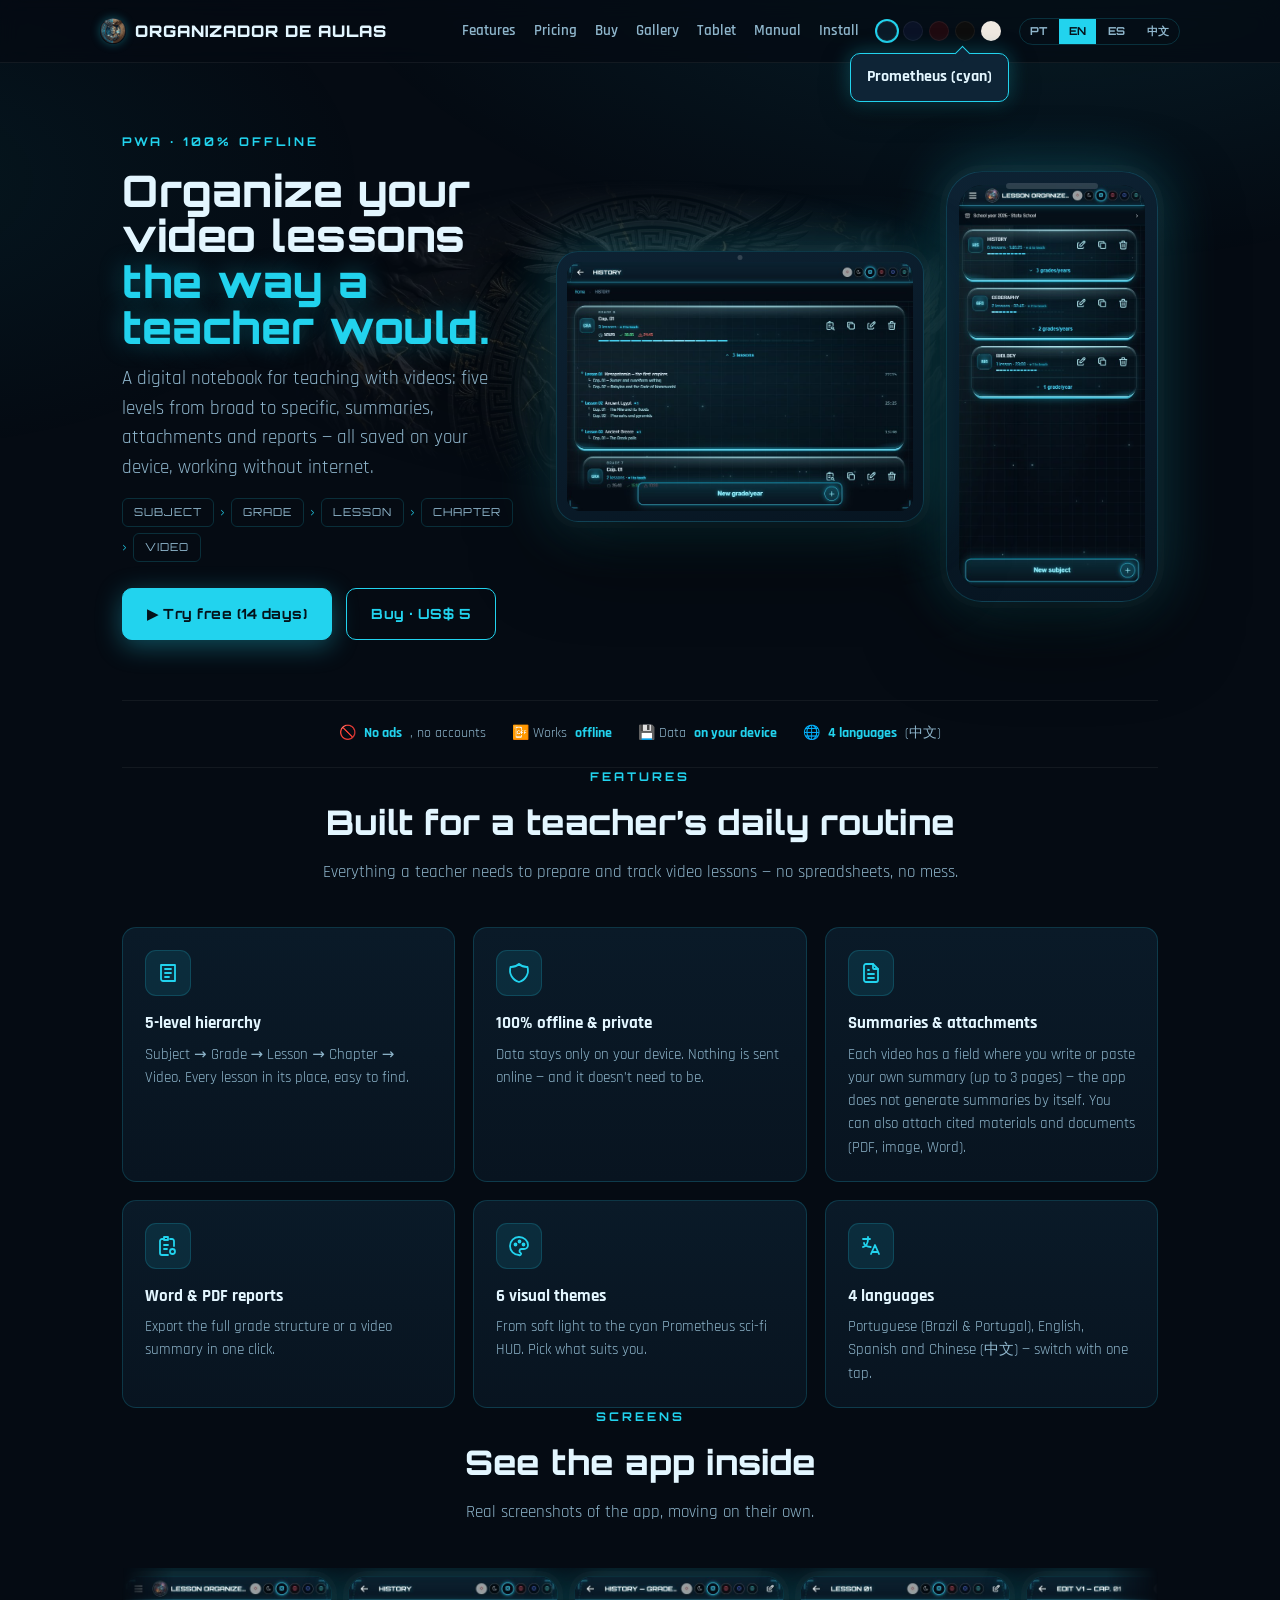
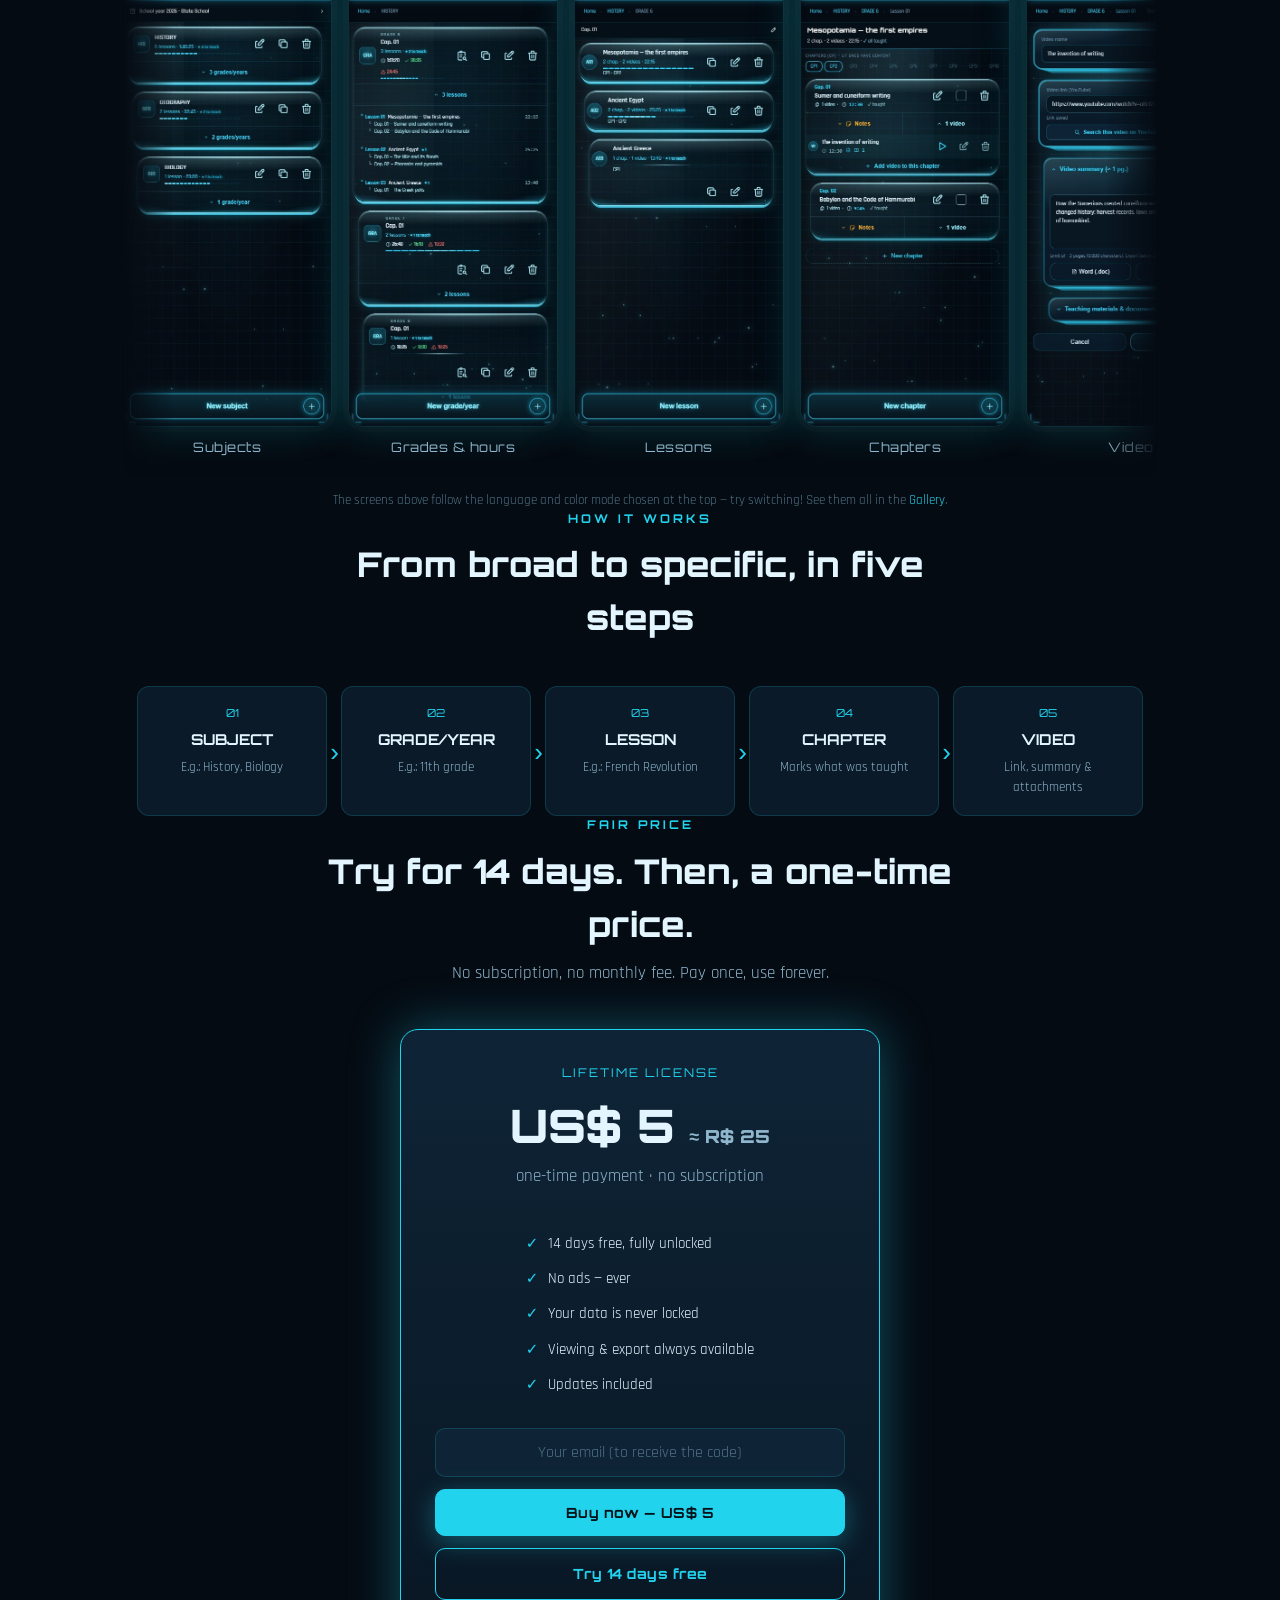
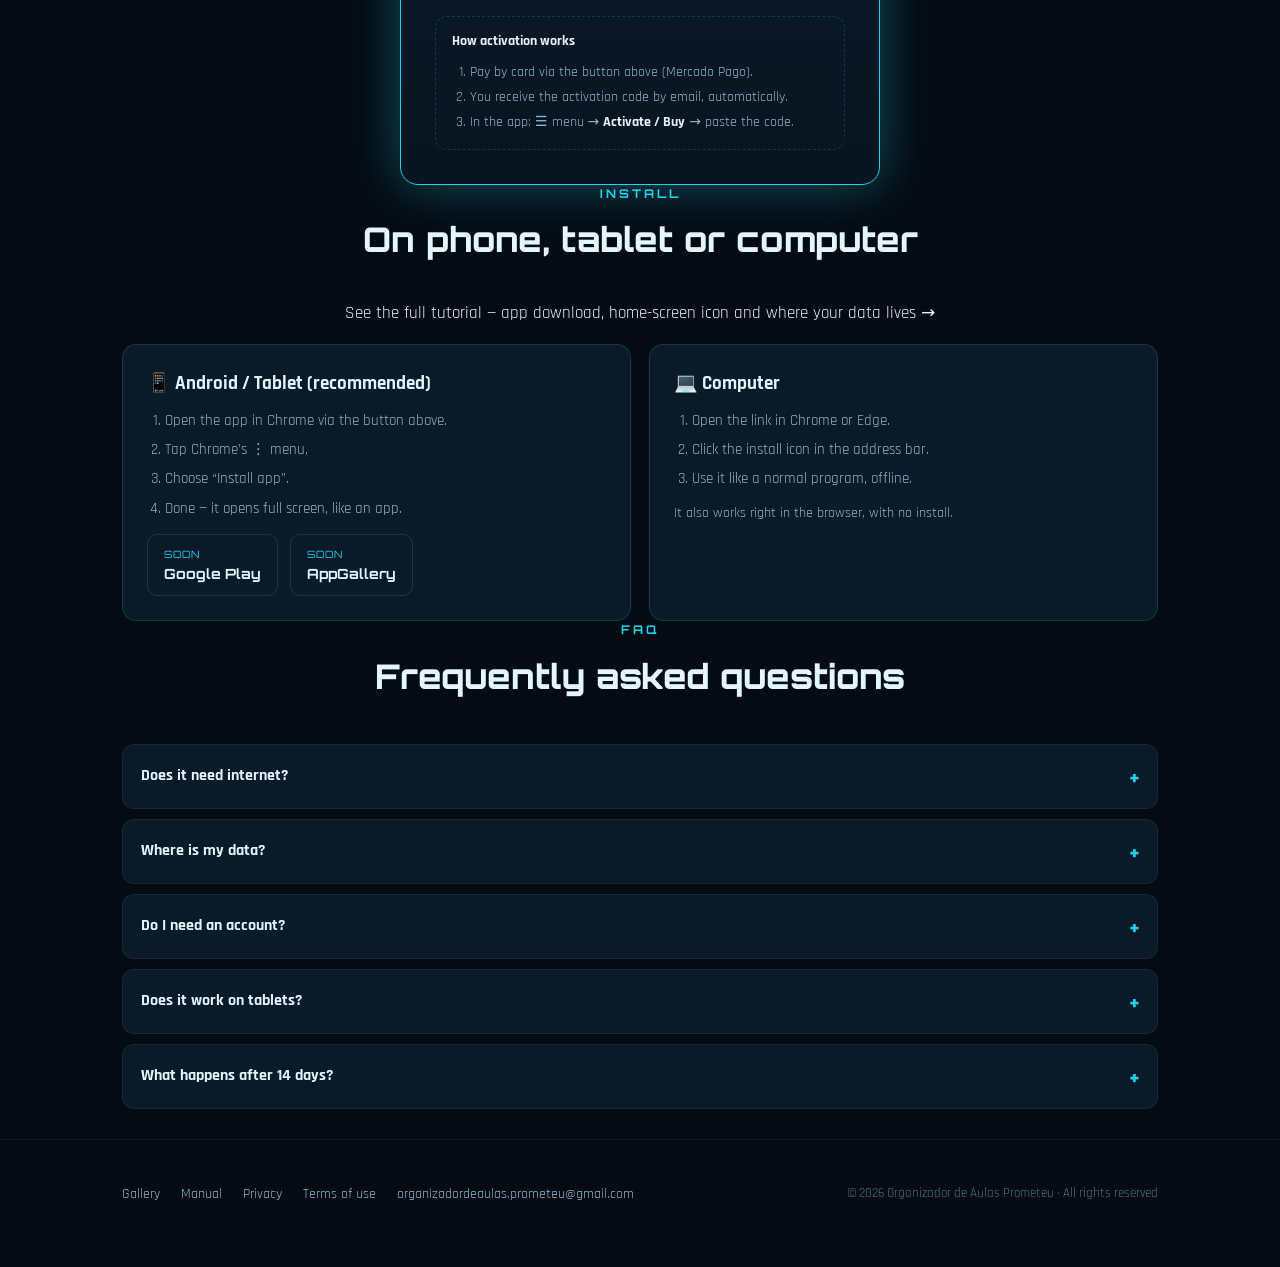
<file: index.html>
<!DOCTYPE html>
<html lang="pt-BR">
<head>
<meta charset="UTF-8">
<meta name="viewport" content="width=device-width, initial-scale=1.0">
<link rel="icon" type="image/png" href="media/icone.png">
<title>Organizador de Aulas Prometeu | App para professores organizarem aulas em vídeo</title>
<meta name="description" content="App 100% offline para professores organizarem aulas em vídeo: Matéria → Série → Aula → Capítulo → Vídeo. Resumos, anexos, relatórios em Word/PDF, 6 temas e 4 idiomas (incl. 中文).">
<meta property="og:title" content="Organizador de Aulas Prometeu">
<meta property="og:description" content="Organize suas aulas em vídeo, do jeito de um professor. 100% offline.">
<meta property="og:type" content="website">
<meta property="og:url" content="https://organizadordeaulas.github.io/">
<meta property="og:site_name" content="Organizador de Aulas Prometeu">
<meta property="og:image" content="https://organizadordeaulas.github.io/media/og-image-neon.jpg">
<meta property="og:image:width" content="1200">
<meta property="og:image:height" content="630">
<meta property="og:image:alt" content="Organizador de Aulas Prometeu — app para professores organizarem aulas em vídeo">
<meta property="og:locale" content="pt_BR">
<meta name="twitter:card" content="summary_large_image">
<meta name="twitter:title" content="Organizador de Aulas Prometeu">
<meta name="twitter:description" content="Organize suas aulas em vídeo, do jeito de um professor. 100% offline.">
<meta name="twitter:image" content="https://organizadordeaulas.github.io/media/og-image-neon.jpg">
<link rel="preconnect" href="https://fonts.googleapis.com">
<link rel="preload" as="style" href="https://fonts.googleapis.com/css2?family=Orbitron:wght@600;700;900&family=Rajdhani:wght@400;500;600;700&display=swap" onload="this.onload=null;this.rel='stylesheet'">
<noscript><link href="https://fonts.googleapis.com/css2?family=Orbitron:wght@600;700;900&family=Rajdhani:wght@400;500;600;700&display=swap" rel="stylesheet"></noscript>
<style>
/* ⚠️ CONSERTO DO TIL — nao apagar. A Orbitron TEM os glifos "ã" e "õ", mas os
   desenha com acento GRAVE ("nào" por "não"); como o glifo existe, nenhuma
   fonte de reserva entra e o erro passa CALADO. Medido em 22/08/2026: so
   ã õ Ã Õ estao errados. Esta familia cobre SO esses 4 e vem antes da
   Orbitron na pilha. Vem do sistema: nao adiciona pedido de rede nem CSP. */
@font-face{font-family:'TilCerto';
  src:local('Segoe UI Semibold'),local('Segoe UI'),local('Roboto'),local('Noto Sans'),local('Arial');
  unicode-range:U+00C3,U+00D5,U+00E3,U+00F5}
:root{ /* Prometeu (P) — tema padrão */
  --bg:#050b13; --bg2:#081420; --card:#0a1a28; --card2:#0e2436;
  --txt:#e3f6ff; --txt2:#8fb6cc; --txt3:#4f7183;
  --acc:#22d3ee; --acc2:#0ea5b7; --gl:rgba(34,211,238,.35);
  --brd:rgba(34,211,238,.18); --brd2:rgba(255,255,255,.06);
  --glow1:rgba(34,211,238,.10); --glow2:rgba(14,165,183,.08);
  --nav:rgba(5,11,19,.72); --btxt:#04121a; --htmlbg:#050b13;
  --font-h:'TilCerto','Orbitron',sans-serif;           /* títulos (sci-fi) */
  --font-b:'Rajdhani',system-ui,sans-serif; /* texto corrido */
  --maxw:1080px;
}
html.t-D{ --bg:#000;--bg2:#070707;--card:#0d0d0d;--card2:#141414;
  --txt:#fff;--txt2:#b8b8b8;--txt3:#6f6f6f;--acc:#f2f2f2;--acc2:#cfcfcf;
  --gl:rgba(255,255,255,.22);--brd:rgba(255,255,255,.16);--brd2:rgba(255,255,255,.06);
  --glow1:rgba(255,255,255,.05);--glow2:rgba(255,255,255,.03);
  --nav:rgba(0,0,0,.8);--btxt:#000;--htmlbg:#000;
  --font-h:'Segoe UI',system-ui,Arial,sans-serif;--font-b:'Segoe UI',system-ui,Arial,sans-serif; }
html.t-PR{ --bg:#120407;--bg2:#1a060a;--card:#1f0a10;--card2:#2a0e15;
  --txt:#ffe6ea;--txt2:#e0a3ad;--txt3:#8a5560;--acc:#ff3b5c;--acc2:#c62740;
  --gl:rgba(255,59,92,.33);--brd:rgba(255,59,92,.20);--brd2:rgba(255,255,255,.06);
  --glow1:rgba(255,59,92,.10);--glow2:rgba(198,39,64,.07);
  --nav:rgba(18,4,7,.75);--btxt:#fff;--htmlbg:#120407; }
html.t-PB{ --bg:#04060f;--bg2:#070c1a;--card:#0a1226;--card2:#0e1832;
  --txt:#e6edff;--txt2:#9db0d8;--txt3:#556685;--acc:#3b82f6;--acc2:#2563eb;
  --gl:rgba(59,130,246,.33);--brd:rgba(59,130,246,.20);--brd2:rgba(255,255,255,.06);
  --glow1:rgba(59,130,246,.10);--glow2:rgba(37,99,235,.07);
  --nav:rgba(4,6,15,.75);--btxt:#fff;--htmlbg:#04060f; }
html.t-L{ --bg:#F0EDE8;--bg2:#e7e2da;--card:#ffffff;--card2:#faf7f2;
  --txt:#2a2320;--txt2:#6b5f57;--txt3:#9a8d83;--acc:#c0563c;--acc2:#a5432b;
  --gl:rgba(192,86,60,.22);--brd:rgba(192,86,60,.22);--brd2:rgba(0,0,0,.08);
  --glow1:rgba(192,86,60,.08);--glow2:rgba(165,67,43,.05);
  --nav:rgba(255,255,255,.82);--btxt:#fff;--htmlbg:#F0EDE8;
  --font-h:'Segoe UI',system-ui,Arial,sans-serif;--font-b:'Segoe UI',system-ui,Arial,sans-serif; }

*{box-sizing:border-box;margin:0;padding:0}
html{scroll-behavior:smooth;background:var(--htmlbg);-webkit-text-size-adjust:100%;text-size-adjust:100%;overflow-x:clip}
body{font-family:var(--font-b);background:var(--bg);color:var(--txt);line-height:1.55;overflow-x:clip;font-size:17px}
body::before{content:"";position:fixed;inset:0;pointer-events:none;z-index:0;
  background:radial-gradient(1200px 600px at 80% -10%,var(--glow1),transparent 60%),
             radial-gradient(900px 500px at -10% 20%,var(--glow2),transparent 55%);}
/* Arte em mármore do Prometeu como marca d'água do fundo:
   negra com dourado nos temas escuros, branca no claro */
:root{--arte:url("media/artes/arte-02-fundo.webp");--arteop:.22}
html.t-L{--arte:url("media/artes/arte-01-fundo.webp");--arteop:.28}
body::after{content:"";position:fixed;inset:0;pointer-events:none;z-index:0;
  background:var(--arte) center 30%/min(92vmin,940px) no-repeat;opacity:var(--arteop)}
.wrap{max-width:var(--maxw);margin:0 auto;padding:0 22px;position:relative;z-index:1}
h1,h2,h3,.brand,.eyebrow,.badge{font-family:var(--font-h)}
a{color:inherit;text-decoration:none}
.eyebrow{font-size:12px;letter-spacing:3px;text-transform:uppercase;color:var(--acc);font-weight:700}

/* NAV */
nav{position:sticky;top:0;z-index:50;backdrop-filter:blur(10px);background:var(--nav);border-bottom:1px solid var(--brd2)}
.nav-in{display:flex;align-items:center;gap:10px 14px;min-height:62px;flex-wrap:wrap;padding:8px 0}
.brand{font-weight:900;font-size:16px;letter-spacing:1px;display:flex;align-items:center;gap:9px;color:var(--txt)}
.brand .dot{width:26px;height:26px;border-radius:50%;box-shadow:0 0 10px var(--gl);display:block}
.nav-links{margin-left:auto;display:flex;gap:8px 18px;align-items:center;flex-wrap:wrap}
.nav-links a{color:var(--txt2);font-size:15px;font-weight:600;transition:color .2s}
.nav-links a:hover,.nav-links a.here{color:var(--acc)}
.themes{display:flex;gap:6px;align-items:center}
.sw{width:20px;height:20px;border-radius:50%;border:1px solid var(--brd2);cursor:pointer;padding:0}
.sw.on{box-shadow:0 0 0 2px var(--acc)}
.lang{display:flex;gap:2px;border:1px solid var(--brd);border-radius:20px;overflow:hidden}
.lang button{background:none;border:none;color:var(--txt2);padding:5px 10px;font-family:var(--font-h);font-size:11px;font-weight:700;cursor:pointer}
.lang button.on{background:var(--acc);color:var(--btxt)}
@media(max-width:720px){ .nav-links{gap:6px 12px;width:100%} .nav-links a{font-size:13px} .brand{font-size:14px} }

/* Animação de abertura: apresenta os 5 modos de cor (1ª visita) */
.themes{position:relative}
.theme-tip{position:absolute;top:calc(100% + 12px);right:-8px;background:var(--card2);border:1px solid var(--acc);border-radius:10px;padding:11px 16px;font-size:16px;font-weight:700;color:var(--txt);white-space:nowrap;box-shadow:0 8px 30px rgba(0,0,0,.4),0 0 20px var(--gl);opacity:0;pointer-events:none;transition:opacity .25s;z-index:60}
.theme-tip::before{content:"";position:absolute;top:-6px;right:40px;width:10px;height:10px;background:var(--card2);border-left:1px solid var(--acc);border-top:1px solid var(--acc);transform:rotate(45deg)}
.theme-tip.show{opacity:1}
@media(max-width:720px){
  .theme-tip{position:fixed;left:50%;right:auto;top:auto;margin-top:14px;transform:translateX(-50%);white-space:normal;text-align:center;max-width:calc(100vw - 28px);width:max-content}
  .theme-tip::before{display:none}
}
@media (prefers-reduced-motion:no-preference){
  .themes.intro .sw{animation:swpulse 1.1s ease-in-out infinite}
  .themes.intro .sw:nth-child(2){animation-delay:.12s}
  .themes.intro .sw:nth-child(3){animation-delay:.24s}
  .themes.intro .sw:nth-child(4){animation-delay:.36s}
  .themes.intro .sw:nth-child(5){animation-delay:.48s}
  @keyframes swpulse{0%,100%{transform:scale(1)}50%{transform:scale(1.4)}}
}

/* HERO */
/* atenção: .hero também é .wrap — o padding daqui vence o do .wrap,
   então a lateral (22px) tem de ser declarada de novo */
.hero{padding:70px 22px 40px;display:grid;grid-template-columns:1fr 1.5fr;gap:32px;align-items:center}
.hero h1{font-size:clamp(26px,3.4vw,44px);line-height:1.05;font-weight:800;margin:16px 0 14px;letter-spacing:.5px}
.hero h1 .cy{color:var(--acc);text-shadow:0 0 24px var(--gl)}
.hero p.lead{font-size:19px;color:var(--txt2);max-width:520px;margin-bottom:12px}
.flow{display:flex;flex-wrap:wrap;gap:6px;margin:16px 0 26px}
.flow span{font-family:var(--font-h);font-size:11px;letter-spacing:1px;padding:5px 11px;border:1px solid var(--brd);border-radius:6px;color:var(--txt2)}
.flow i{color:var(--acc);align-self:center;font-style:normal}
.cta{display:flex;gap:14px;flex-wrap:wrap}
.btn{display:inline-flex;align-items:center;gap:9px;padding:14px 24px;border-radius:10px;font-family:var(--font-h);font-weight:700;font-size:14px;letter-spacing:.5px;cursor:pointer;border:1px solid var(--acc);transition:transform .15s,box-shadow .2s}
.btn.pri{background:var(--acc);color:var(--btxt);box-shadow:0 6px 26px var(--gl)}
.btn.pri:hover{transform:translateY(-2px);box-shadow:0 10px 32px var(--gl)}
.btn.sec{background:transparent;color:var(--acc)}
.btn.sec:hover{background:var(--glow1)}

/* PHONE + TABLET (demonstração em movimento no topo; o TABLET é o destaque:
   maior — os dois LADO A LADO, sem sobreposição, pedido de 07/08) */
.devices{display:flex;align-items:center;justify-content:center;gap:22px;width:100%;min-width:0}
.tab{flex:0 1 500px;min-width:300px;border-radius:22px;background:linear-gradient(160deg,#0d2233,#071521);border:1px solid var(--brd);box-shadow:0 30px 80px rgba(0,0,0,.6),0 0 0 6px rgba(127,127,127,.05),0 0 60px var(--gl);padding:10px;position:relative;z-index:2}
.tab::before{content:"";position:absolute;top:3px;left:50%;transform:translateX(-50%);width:5px;height:5px;border-radius:50%;background:rgba(255,255,255,.16)}
.tab-show{position:relative;width:100%;aspect-ratio:880/631;border-radius:14px;overflow:hidden;background:#050b13}
.tab-show .ps-img{position:absolute;inset:0;width:100%;height:100%;object-fit:cover;opacity:0;transition:opacity .7s ease}
.tab-show .ps-img.on{opacity:1}
@media (prefers-reduced-motion:reduce){.tab-show .ps-img{transition:none}}
.phone{justify-self:center;flex:0 0 auto;z-index:1;width:212px;border-radius:36px;background:linear-gradient(160deg,#0d2233,#071521);border:1px solid var(--brd);box-shadow:0 30px 80px rgba(0,0,0,.6),0 0 0 6px rgba(127,127,127,.05),0 0 60px var(--gl);padding:13px 12px;position:relative;overflow:hidden}
.phone::before{content:"";position:absolute;top:11px;left:50%;transform:translateX(-50%);width:92px;height:6px;border-radius:6px;background:rgba(255,255,255,.14);z-index:2}
.phone-vid{width:100%;display:block;border-radius:24px;background:#050b13;aspect-ratio:400/866;object-fit:cover}
.phone-show{position:relative;width:100%;aspect-ratio:400/866;border-radius:24px;overflow:hidden;background:#050b13}
.phone-show .ps-img{position:absolute;inset:0;width:100%;height:100%;object-fit:cover;opacity:0;transition:opacity .7s ease}
.phone-show .ps-img.on{opacity:1}
@media (prefers-reduced-motion:reduce){.phone-show .ps-img{transition:none}}

/* PHONE MOCKUP (cores fixas: representa a tela do app; só o destaque segue o tema) */
.mock{justify-self:center;width:270px;height:552px;border-radius:34px;background:linear-gradient(160deg,#0d2233,#071521);border:1px solid var(--brd);box-shadow:0 30px 80px rgba(0,0,0,.6),0 0 0 6px rgba(34,211,238,.05),0 0 60px var(--gl);padding:14px 12px;position:relative;overflow:hidden}
.mock::before{content:"";position:absolute;top:12px;left:50%;transform:translateX(-50%);width:96px;height:6px;border-radius:6px;background:rgba(255,255,255,.12)}
.m-top{margin-top:18px;display:flex;align-items:center;gap:8px;padding:6px 4px 12px;border-bottom:1px solid rgba(255,255,255,.08)}
.m-top .mb{width:22px;height:3px;background:#8fb6cc;border-radius:3px;box-shadow:0 6px 0 #8fb6cc,0 12px 0 #8fb6cc}
.m-title{font-family:'TilCerto','Orbitron',sans-serif;font-size:12px;font-weight:700;letter-spacing:.5px;color:#e3f6ff}
.m-chip{margin-left:auto;font-family:'TilCerto','Orbitron',sans-serif;font-size:8px;padding:3px 8px;border:1px solid var(--acc);border-radius:12px;color:var(--acc)}
.m-card{margin-top:10px;background:#0a1a28;border:1px solid rgba(34,211,238,.14);border-left:3px solid var(--acc);border-radius:10px;padding:10px 11px}
.m-card .t{font-weight:700;font-size:13px;color:#e3f6ff}
.m-card .s{font-size:11px;color:#8fb6cc}
.m-card .bar{margin-top:7px;display:flex;gap:3px}
.m-card .bar i{height:5px;flex:1;border-radius:2px;background:rgba(255,255,255,.08)}
.m-card .bar i.on{background:var(--acc);box-shadow:0 0 6px var(--gl)}
.m-pend{color:var(--acc);font-weight:700}
.m-fab{position:absolute;left:12px;right:12px;bottom:16px;background:var(--acc);color:var(--btxt);text-align:center;font-family:'TilCerto','Orbitron',sans-serif;font-weight:700;font-size:12px;padding:12px;border-radius:12px;box-shadow:0 8px 24px var(--gl)}

/* TRUST */
.trust{display:flex;flex-wrap:wrap;gap:10px 26px;justify-content:center;padding:22px;border-top:1px solid var(--brd2);border-bottom:1px solid var(--brd2);margin-top:20px}
.trust div{font-size:14px;color:var(--txt2);display:flex;align-items:center;gap:8px}
.trust b{color:var(--acc)}

/* SECTIONS */
section{padding:66px 0}
.sec-h{text-align:center;max-width:660px;margin:0 auto 42px}
.sec-h h2{font-size:clamp(24px,3.6vw,34px);font-weight:800;margin:10px 0}
.sec-h p{color:var(--txt2);font-size:17px}

.grid{display:grid;grid-template-columns:repeat(3,1fr);gap:18px}
.feat{background:linear-gradient(180deg,var(--card),var(--bg2));border:1px solid var(--brd);border-radius:14px;padding:22px;transition:transform .18s,border-color .2s}
.feat:hover{transform:translateY(-4px);border-color:var(--acc)}
.feat .ic{width:46px;height:46px;border-radius:11px;background:var(--glow1);border:1px solid var(--brd);display:flex;align-items:center;justify-content:center;margin-bottom:14px}
.feat .ic svg{width:24px;height:24px;stroke:var(--acc);fill:none;stroke-width:1.8;stroke-linecap:round;stroke-linejoin:round}
.feat h3{font-size:17px;font-family:var(--font-b);font-weight:700;margin-bottom:6px}
.feat p{color:var(--txt2);font-size:15px}

/* SCREENSHOTS */
.shots-marquee{overflow:hidden;position:relative;
  -webkit-mask-image:linear-gradient(90deg,transparent,#000 5%,#000 95%,transparent);
          mask-image:linear-gradient(90deg,transparent,#000 5%,#000 95%,transparent)}
.shots-track{display:flex;width:max-content;padding:8px 0 18px}
@media (prefers-reduced-motion:no-preference){
  .shots-track{animation:marq 66s linear infinite}
  .shots-marquee:hover .shots-track{animation-play-state:paused}
}
@keyframes marq{from{transform:translateX(0)}to{transform:translateX(-50%)}}
.shot{flex:0 0 auto;width:210px;margin-right:16px}
.shot img{width:100%;border-radius:18px;border:1px solid var(--brd);box-shadow:0 18px 50px rgba(0,0,0,.45),0 0 0 5px rgba(127,127,127,.05),0 0 40px var(--gl);display:block;background:#050b13}
.shot .cap{text-align:center;color:var(--txt2);font-size:13px;margin-top:10px;font-family:var(--font-h);letter-spacing:.5px}
.shots-note{text-align:center;color:var(--txt3);font-size:13px;margin-top:14px}

/* FLOW DIAGRAM */
.steps{display:flex;flex-wrap:wrap;justify-content:center;gap:14px;align-items:stretch}
.step{flex:1;min-width:150px;max-width:190px;background:var(--card);border:1px solid var(--brd);border-radius:12px;padding:18px 14px;text-align:center;position:relative}
.step .n{font-family:var(--font-h);font-size:11px;color:var(--acc)}
.step .l{font-family:var(--font-h);font-weight:700;font-size:15px;margin-top:6px}
.step .d{font-size:13px;color:var(--txt2);margin-top:6px}
.step::after{content:"›";position:absolute;right:-13px;top:50%;transform:translateY(-50%);color:var(--acc);font-size:26px;font-family:var(--font-h)}
.step:last-child::after{display:none}
@media(max-width:860px){.step::after{display:none}}

/* PRICING / PAYMENT */
.price{max-width:480px;margin:0 auto;background:linear-gradient(180deg,var(--card2),var(--bg2));border:1px solid var(--acc);border-radius:18px;padding:34px;text-align:center;box-shadow:0 0 50px var(--gl)}
.price .tag{font-family:var(--font-h);font-size:12px;letter-spacing:2px;color:var(--acc)}
.price .val{font-family:var(--font-h);font-size:46px;font-weight:900;margin:8px 0 2px}
.price .val small{font-size:18px;color:var(--txt2)}
.price .sub{color:var(--txt2);margin-bottom:18px}
.price ul{list-style:none;text-align:left;margin:18px 0;display:inline-block}
.price li{padding:6px 0;color:var(--txt);font-size:15px;display:flex;gap:10px;align-items:center}
.price li::before{content:"✓";color:var(--acc);font-weight:900}
.pay-btns{display:flex;flex-direction:column;gap:12px;margin-top:8px}
.pay-btns .btn{justify-content:center;width:100%}
#buyEmail{padding:13px 15px;border-radius:10px;border:1px solid var(--brd);background:var(--card2);color:var(--txt);font-size:16px;font-family:var(--font-b);text-align:center}
#buyEmail::placeholder{color:var(--txt3)}
#buyEmail:focus{outline:none;border-color:var(--acc);box-shadow:0 0 0 3px var(--glow1)}
.pay-err{color:#ff6b6b;font-size:13px;text-align:center;margin-top:-4px}
.pay-note{margin-top:16px;padding:14px 16px;border:1px dashed var(--brd);border-radius:12px;color:var(--txt2);font-size:14px;text-align:left;line-height:1.5}
.pay-note b{color:var(--txt)}
.pay-steps{margin:8px 0 0 0;padding-left:18px}
.pay-steps li{display:list-item;color:var(--txt2);font-size:14px;padding:2px 0}
.pay-steps li::before{content:none}

/* INSTALL */
.install{display:grid;grid-template-columns:1fr 1fr;gap:18px}
.icard{background:var(--card);border:1px solid var(--brd);border-radius:14px;padding:24px}
.icard h3{font-family:var(--font-b);font-size:19px;margin-bottom:10px}
.icard ol{margin-left:18px;color:var(--txt2);font-size:15px}
.icard ol li{margin-bottom:6px}
.stores{display:flex;gap:12px;flex-wrap:wrap;margin-top:14px}
.store{border:1px solid var(--brd);border-radius:10px;padding:10px 16px;font-family:var(--font-h);font-size:12px;color:var(--txt2)}
.store b{color:var(--txt);font-size:14px;display:block}
.soon{color:var(--acc);font-size:10px;letter-spacing:1px}

/* FAQ */
.faq details{background:var(--card);border:1px solid var(--brd2);border-radius:12px;margin-bottom:10px;overflow:hidden}
.faq summary{padding:16px 18px;cursor:pointer;font-weight:700;font-size:16px;list-style:none;display:flex;justify-content:space-between;align-items:center}
.faq summary::-webkit-details-marker{display:none}
.faq summary::after{content:"+";color:var(--acc);font-family:var(--font-h);font-size:20px}
.faq details[open] summary::after{content:"−"}
.faq p{padding:0 18px 16px;color:var(--txt2);font-size:15px}

/* FOOTER */
footer{border-top:1px solid var(--brd2);padding:40px 0 60px;margin-top:30px}
.foot{display:flex;flex-wrap:wrap;gap:18px;justify-content:space-between;align-items:center}
.foot a{color:var(--txt2);font-size:14px;margin-right:16px}
.foot a:hover{color:var(--acc)}
.foot .cr{color:var(--txt3);font-size:13px}
.mailtag{color:var(--acc)}

@media(max-width:860px){
  .hero{grid-template-columns:1fr;text-align:center;padding-top:44px}
  .hero .lead,.flow{margin-left:auto;margin-right:auto}
  .flow,.cta{justify-content:center}
  .grid{grid-template-columns:1fr}
  .install{grid-template-columns:1fr}
  .devices{order:-1}
}
@media(max-width:600px){
  /* tela estreita: não cabe lado a lado — o tablet (destaque) fica em cima,
     o celular embaixo */
  .devices{flex-direction:column;gap:20px}
  .tab{flex:none;width:100%;max-width:360px}
}
@media(max-width:480px){
  body{font-size:16px}
  section{padding:44px 0}
  .hero{padding:32px 16px 24px;gap:28px}
  .sec-h{margin-bottom:28px}
  .phone{width:190px}
  .price{padding:26px 20px}
}
</style>
</head>
<body>

<nav>
  <div class="wrap nav-in">
    <div class="brand"><img class="dot" src="media/icone.png" alt=""> ORGANIZADOR DE AULAS</div>
    <div class="nav-links">
      <a href="#recursos" data-i="nav1">Recursos</a>
      <a href="#preco" data-i="nav3">Preço</a>
      <a href="comprar.html" data-i="nav9">Comprar</a>
      <a href="galeria.html" data-i="nav6">Galeria</a>
      <a href="tablet.html" data-i="nav8">Tablet</a>
      <a href="manual.html" data-i="nav5">Manual</a>
      <a href="#instalar" data-i="nav4">Instalar</a>
      <div class="themes" id="themes" title="Tema">
        <button class="sw" data-t="P"  style="background:#0a1a28" aria-label="Prometeu"></button>
        <button class="sw" data-t="PB" style="background:#0a1226" aria-label="Azul"></button>
        <button class="sw" data-t="PR" style="background:#1f0a10" aria-label="Vermelho"></button>
        <button class="sw" data-t="D"  style="background:#0d0d0d" aria-label="Escuro"></button>
        <button class="sw" data-t="L"  style="background:#efe9e1" aria-label="Claro"></button>
        <div class="theme-tip" id="themeTip"><span id="tipTxt"></span></div>
      </div>
      <div class="lang" id="lang">
        <button data-l="pt" class="on">PT</button><button data-l="en">EN</button><button data-l="es">ES</button><button data-l="zh">中文</button>
      </div>
    </div>
  </div>
</nav>

<header class="hero wrap">
  <div>
    <div class="eyebrow" data-i="eyebrow">PWA · 100% Offline</div>
    <h1 data-i="h1">Organize suas aulas em vídeo, <span class="cy">do jeito de um professor.</span></h1>
    <p class="lead" data-i="lead">Um caderno digital para quem ensina com vídeos: cinco níveis do geral ao específico, resumos, anexos e relatórios — tudo salvo no seu aparelho, funcionando sem internet.</p>
    <div class="flow">
      <span data-i="f1">MATÉRIA</span><i>›</i><span data-i="f2">SÉRIE</span><i>›</i><span data-i="f3">AULA</span><i>›</i><span data-i="f4">CAPÍTULO</span><i>›</i><span data-i="f5">VÍDEO</span>
    </div>
    <div class="cta">
      <a class="btn pri" href="comprar.html" data-i="cta1">▶ Testar grátis (14 dias)</a>
      <a class="btn sec" href="#preco" data-i="cta2">Comprar · US$ 5</a>
    </div>
  </div>
  <div class="devices" aria-hidden="true">
    <div class="tab">
      <div id="heroTab" class="tab-show">
        <img class="ps-img on" alt="">
        <img class="ps-img" alt="">
      </div>
    </div>
    <div class="phone">
      <div id="heroShow" class="phone-show">
        <img class="ps-img on" alt="">
        <img class="ps-img" alt="">
      </div>
    </div>
  </div>
</header>

<div class="wrap">
  <div class="trust">
    <div data-i="t1">🔒 <b>Sem contas</b>, sem anúncios</div>
    <div data-i="t2">📴 Funciona <b>offline</b></div>
    <div data-i="t3">💾 Dados <b>no seu aparelho</b></div>
    <div data-i="t4">🌐 <b>4 idiomas</b> (中文)</div>
  </div>
</div>

<section id="recursos" class="wrap">
  <div class="sec-h">
    <div class="eyebrow" data-i="s1e">Recursos</div>
    <h2 data-i="s1h">Feito para o dia a dia de quem dá aula</h2>
    <p data-i="s1p">Tudo que um professor precisa para preparar e acompanhar suas aulas em vídeo — sem planilha, sem confusão.</p>
  </div>
  <div class="grid">
    <div class="feat"><div class="ic"><svg viewBox="0 0 24 24"><path d="M5 4h14v16H7a2 2 0 0 1-2-2z"/><path d="M9 8h6M9 12h6M9 16h4"/></svg></div><h3 data-i="feat1t">Hierarquia de 5 níveis</h3><p data-i="feat1p">Matéria → Série/Ano → Aula → Capítulo → Vídeo. Cada aula no seu lugar, fácil de achar.</p></div>
    <div class="feat"><div class="ic"><svg viewBox="0 0 24 24"><path d="M12 3a12 12 0 0 0 8.5 3 12 12 0 0 1-8.5 15 12 12 0 0 1-8.5-15A12 12 0 0 0 12 3"/></svg></div><h3 data-i="feat2t">100% offline e privado</h3><p data-i="feat2p">Os dados ficam só no seu aparelho. Nada é enviado para a internet — nem precisa dela.</p></div>
    <div class="feat"><div class="ic"><svg viewBox="0 0 24 24"><path d="M14 3v4a1 1 0 0 0 1 1h4"/><path d="M17 21H7a2 2 0 0 1-2-2V5a2 2 0 0 1 2-2h7l5 5v11a2 2 0 0 1-2 2"/><path d="M9 9h1M9 13h6M9 17h6"/></svg></div><h3 data-i="feat3t">Resumos e anexos</h3><p data-i="feat3p">Cada vídeo tem um campo para você escrever ou colar o seu resumo (até 3 páginas) — o app não gera resumos sozinho. Anexe também materiais citados e documentos (PDF, imagem, Word).</p></div>
    <div class="feat"><div class="ic"><svg viewBox="0 0 24 24"><path d="M8 5H6a2 2 0 0 0-2 2v12a2 2 0 0 0 2 2h6"/><path d="M18 12V7a2 2 0 0 0-2-2h-2"/><path d="M8 3h4v3H8z"/><path d="M8 11h4M8 15h3"/><circle cx="16.5" cy="17.5" r="2.5"/></svg></div><h3 data-i="feat4t">Relatórios Word e PDF</h3><p data-i="feat4p">Exporte a estrutura completa da série ou o resumo de um vídeo em um clique.</p></div>
    <div class="feat"><div class="ic"><svg viewBox="0 0 24 24"><path d="M12 21a9 9 0 1 1 0-18c4.97 0 9 3.58 9 8 0 2.2-1.8 4-4 4h-2.5a2 2 0 0 0-1 3.75A1.3 1.3 0 0 1 12 21"/><circle cx="8.5" cy="10.5" r="1"/><circle cx="12.5" cy="7.5" r="1"/><circle cx="16.5" cy="10.5" r="1"/></svg></div><h3 data-i="feat5t">6 temas visuais</h3><p data-i="feat5p">Do claro suave ao HUD sci-fi ciano do Prometeu. Escolha o que combina com você.</p></div>
    <div class="feat"><div class="ic"><svg viewBox="0 0 24 24"><path d="M4 5h7M9 3v2c0 4.4-2.2 8-5 8"/><path d="M5 9c0 2.1 3 3.9 6.7 4"/><path d="M12 20l4-9 4 9M19.1 18h-6.2"/></svg></div><h3 data-i="feat6t">4 idiomas</h3><p data-i="feat6p">Português (Brasil e Portugal), inglês, espanhol e chinês (中文) — troca com um toque.</p></div>
  </div>
</section>

<section id="telas" class="wrap">
  <div class="sec-h">
    <div class="eyebrow" data-i="s6e">Telas</div>
    <h2 data-i="s6h">Veja o app por dentro</h2>
    <p data-i="s6p">Capturas reais do aplicativo, passando sozinhas.</p>
  </div>
  <div class="shots-marquee"><div class="shots-track" id="shotsTrack"></div></div>
  <p class="shots-note" data-i="sh-note">As telas seguem o idioma e o modo de cor escolhidos no topo.</p>
</section>

<section id="como" class="wrap">
  <div class="sec-h">
    <div class="eyebrow" data-i="s2e">Como funciona</div>
    <h2 data-i="s2h">Do geral ao específico, em cinco passos</h2>
  </div>
  <div class="steps">
    <div class="step"><div class="n">01</div><div class="l" data-i="st1l">MATÉRIA</div><div class="d" data-i="st1d">Ex.: História, Biologia</div></div>
    <div class="step"><div class="n">02</div><div class="l" data-i="st2l">SÉRIE/ANO</div><div class="d" data-i="st2d">Ex.: 2º ano do E.M.</div></div>
    <div class="step"><div class="n">03</div><div class="l" data-i="st3l">AULA</div><div class="d" data-i="st3d">Ex.: Revolução Francesa</div></div>
    <div class="step"><div class="n">04</div><div class="l" data-i="st4l">CAPÍTULO</div><div class="d" data-i="st4d">Marca o que já foi dado</div></div>
    <div class="step"><div class="n">05</div><div class="l" data-i="st5l">VÍDEO</div><div class="d" data-i="st5d">Link, resumo e anexos</div></div>
  </div>
</section>

<section id="preco" class="wrap">
  <div class="sec-h">
    <div class="eyebrow" data-i="s3e">Preço justo</div>
    <h2 data-i="s3h">Teste por 14 dias. Depois, um valor único.</h2>
    <p data-i="s3p">Sem assinatura, sem cobrança mensal. Pague uma vez e use para sempre.</p>
  </div>
  <div class="price">
    <div class="tag" data-i="pr-tag">LICENÇA VITALÍCIA</div>
    <div class="val">US$ 5 <small>≈ R$ 25</small></div>
    <div class="sub" data-i="pr-sub">pagamento único · sem assinatura</div>
    <ul>
      <li data-i="pr1">14 dias grátis com tudo liberado</li>
      <li data-i="pr5">Sem anúncios — nunca</li>
      <li data-i="pr2">Seus dados nunca ficam bloqueados</li>
      <li data-i="pr3">Ver e exportar sempre disponível</li>
      <li data-i="pr4">Atualizações incluídas</li>
    </ul>
    <div class="pay-btns">
      <input id="buyEmail" type="email" inputmode="email" autocomplete="email" data-i="pr-email-ph" placeholder="Seu e-mail (para receber o código)">
      <button class="btn pri" id="buyBtn" data-i="pr-buy">Comprar agora — US$ 5 (R$ 25)</button>
      <div id="buyErr" class="pay-err" data-i="pr-email-err" style="display:none">Digite um e-mail válido para receber o código.</div>
      <a class="btn sec" href="comprar.html" data-i="pr-cta">Testar 14 dias grátis</a>
    </div>
    <div class="pay-note">
      <b data-i="pay-h">Como funciona a ativação</b>
      <ol class="pay-steps">
        <li data-i="pay-s1">Pague com Pix ou cartão pelo botão acima (Mercado Pago).</li>
        <li data-i="pay-s2">Você recebe o código de ativação por e-mail, automaticamente.</li>
        <li data-i="pay-s3">No app: menu ☰ → <b>Ativar / Comprar</b> → cole o código.</li>
      </ol>
    </div>
  </div>
</section>

<section id="instalar" class="wrap">
  <div class="sec-h">
    <div class="eyebrow" data-i="s4e">Instalar</div>
    <h2 data-i="s4h">No celular, tablet ou computador</h2>
  </div>
  <p style="text-align:center;margin:-8px 0 18px"><a href="comprar.html" data-i="s4link">Ver o tutorial completo — download do app, ícone na tela e onde ficam os seus dados →</a></p>
  <div class="install">
    <div class="icard">
      <h3 data-i="i1h">📱 Android / Tablet (recomendado)</h3>
      <ol>
        <li data-i="i1s1">Abra o app no Chrome pelo botão acima.</li>
        <li data-i="i1s2">Toque no menu ⋮ do Chrome.</li>
        <li data-i="i1s3">Escolha “Instalar aplicativo”.</li>
        <li data-i="i1s4">Pronto — abre em tela cheia, como um app.</li>
      </ol>
      <div class="stores">
        <div class="store"><span class="soon" data-i="soon">EM BREVE</span><b>Google Play</b></div>
        <div class="store"><span class="soon" data-i="soon2">EM BREVE</span><b>AppGallery</b></div>
      </div>
    </div>
    <div class="icard">
      <h3 data-i="i2h">💻 Computador</h3>
      <ol>
        <li data-i="i2s1">Abra o link no Chrome ou Edge.</li>
        <li data-i="i2s2">Clique no ícone de instalar na barra de endereço.</li>
        <li data-i="i2s3">Use como um programa normal, offline.</li>
      </ol>
      <p style="color:var(--txt2);font-size:14px;margin-top:12px" data-i="i2note">Também funciona direto no navegador, sem instalar nada.</p>
    </div>
  </div>
</section>

<section class="wrap faq">
  <div class="sec-h">
    <div class="eyebrow" data-i="s5e">Dúvidas</div>
    <h2 data-i="s5h">Perguntas frequentes</h2>
  </div>
  <details><summary data-i="q1">Precisa de internet?</summary><p data-i="a1">Não. O app funciona 100% offline. A internet só é usada, opcionalmente, para buscar o título de um vídeo do YouTube quando você cola o link.</p></details>
  <details><summary data-i="q2">Onde ficam meus dados?</summary><p data-i="a2">Somente no seu aparelho, no armazenamento do navegador. Nada é enviado para servidores. Você pode exportar um backup em arquivo quando quiser.</p></details>
  <details><summary data-i="q3">Preciso criar conta?</summary><p data-i="a3">Não. Não há cadastro, login nem senha. É só abrir e usar.</p></details>
  <details><summary data-i="q4">Funciona no tablet?</summary><p data-i="a4">Sim, e muito bem — com tela dividida e janela flutuante (One UI da Samsung), ideal para assistir ao vídeo e organizar ao mesmo tempo.</p></details>
  <details><summary data-i="q5">O que acontece depois dos 14 dias?</summary><p data-i="a5">Você continua vendo e exportando tudo o que criou — nada fica bloqueado. Após ativar, volta a criar novos conteúdos livremente.</p></details>
</section>

<footer>
  <div class="wrap foot">
    <div>
      <a href="galeria.html" data-i="fgal">Galeria</a>
      <a href="manual.html" data-i="fman">Manual</a>
      <a href="app/privacidade.html" target="_blank" rel="noopener" data-i="fp">Privacidade</a>
      <a href="app/termos.html" target="_blank" rel="noopener" data-i="ft">Termos de uso</a>
      <a href="mailto:organizadordeaulas.prometeu@gmail.com" class="mailtag" id="mailLink">organizadordeaulas.prometeu@gmail.com</a>
    </div>
    <div class="cr">© 2026 Organizador de Aulas Prometeu · <span data-i="fcr">Todos os direitos reservados</span></div>
  </div>
</footer>

<script>
/* Idiomas: [pt, en, es, zh]. innerHTML para permitir <span>/<b> nos textos. */
const LANGS=['pt','en','es','zh'];
const LANG_HTML={pt:'pt-BR',en:'en',es:'es',zh:'zh-CN'};
const I={
  nav1:['Recursos','Features','Recursos','功能'],
  nav2:['Como funciona','How it works','Cómo funciona','使用方式'],
  nav3:['Preço','Pricing','Precio','价格'],
  nav4:['Instalar','Install','Instalar','安装'],
  nav5:['Manual','Manual','Manual','手册'],
  nav6:['Galeria','Gallery','Galería','图库'],
  nav7:['Desenvolvedor','Developer','Desarrollador','开发者'],
  nav8:['Tablet','Tablet','Tablet','平板'],
  nav9:['Comprar','Buy','Comprar','购买'],
  s4link:['Ver o tutorial completo — download do app, ícone na tela e onde ficam os seus dados →','See the full tutorial — app download, home-screen icon and where your data lives →','Ver el tutorial completo — descarga de la app, ícono en pantalla y dónde quedan tus datos →','查看完整教程——应用下载、屏幕图标以及数据保存位置 →'],
  pr5:['Sem anúncios — nunca','No ads — ever','Sin anuncios — nunca','无广告——永远'],
  eyebrow:['PWA · 100% Offline','PWA · 100% Offline','PWA · 100% Offline','PWA · 100% 离线'],
  h1:['Organize suas aulas em vídeo, <span class="cy">do jeito de um professor.</span>','Organize your video lessons <span class="cy">the way a teacher would.</span>','Organiza tus clases en vídeo <span class="cy">como lo haría un profesor.</span>','<span class="cy">像老师一样</span>管理你的视频课程。'],
  lead:['Um caderno digital para quem ensina com vídeos: cinco níveis do geral ao específico, resumos, anexos e relatórios — tudo salvo no seu aparelho, funcionando sem internet.','A digital notebook for teaching with videos: five levels from broad to specific, summaries, attachments and reports — all saved on your device, working without internet.','Un cuaderno digital para enseñar con vídeos: cinco niveles de lo general a lo específico, resúmenes, adjuntos e informes — todo guardado en tu dispositivo, sin internet.','为视频教学打造的数字笔记本：从概括到具体的五级结构、摘要、附件和报告 —— 全部保存在你的设备上，无需联网。'],
  f1:['MATÉRIA','SUBJECT','MATERIA','科目'], f2:['SÉRIE','GRADE','CURSO','年级'], f3:['AULA','LESSON','CLASE','课程'], f4:['CAPÍTULO','CHAPTER','CAPÍTULO','章节'], f5:['VÍDEO','VIDEO','VÍDEO','视频'],
  cta1:['▶ Testar grátis (14 dias)','▶ Try free (14 days)','▶ Probar gratis (14 días)','▶ 免费试用（14 天）'],
  cta2:['Comprar · US$ 5','Buy · US$ 5','Comprar · US$ 5','购买 · US$ 5'],
  mfab:['+ NOVA MATÉRIA','+ NEW SUBJECT','+ NUEVA MATERIA','+ 新建科目'],
  mt:['AULAS','LESSONS','CLASES','课程'],
  mc1t:['HISTÓRIA','HISTORY','HISTORIA','历史'],
  mc1s:['3 séries · 54 aulas · <span class="m-pend">● 12 a ministrar</span>','3 grades · 54 lessons · <span class="m-pend">● 12 to teach</span>','3 cursos · 54 clases · <span class="m-pend">● 12 por dar</span>','3 个年级 · 54 节课 · <span class="m-pend">● 12 待授课</span>'],
  mc2t:['GEOGRAFIA','GEOGRAPHY','GEOGRAFÍA','地理'],
  mc2s:['2 séries · 31 aulas','2 grades · 31 lessons','2 cursos · 31 clases','2 个年级 · 31 节课'],
  mc3t:['BIOLOGIA','BIOLOGY','BIOLOGÍA','生物'],
  mc3s:['1 série · 18 aulas','1 grade · 18 lessons','1 curso · 18 clases','1 个年级 · 18 节课'],
  t1:['🚫 <b>Sem anúncios</b>, sem contas','🚫 <b>No ads</b>, no accounts','🚫 <b>Sin anuncios</b>, sin cuentas','🚫 <b>无广告</b>，无需账号'],
  t2:['📴 Funciona <b>offline</b>','📴 Works <b>offline</b>','📴 Funciona <b>sin conexión</b>','📴 <b>离线</b>可用'],
  t3:['💾 Dados <b>no seu aparelho</b>','💾 Data <b>on your device</b>','💾 Datos <b>en tu dispositivo</b>','💾 数据<b>存于本机</b>'],
  t4:['🌐 <b>4 idiomas</b> (中文)','🌐 <b>4 languages</b> (中文)','🌐 <b>4 idiomas</b> (中文)','🌐 <b>4 种语言</b>（含中文）'],
  s1e:['Recursos','Features','Recursos','功能'],
  s1h:['Feito para o dia a dia de quem dá aula','Built for a teacher’s daily routine','Hecho para el día a día de quien enseña','为教师的日常而生'],
  s1p:['Tudo que um professor precisa para preparar e acompanhar suas aulas em vídeo — sem planilha, sem confusão.','Everything a teacher needs to prepare and track video lessons — no spreadsheets, no mess.','Todo lo que un profesor necesita para preparar y seguir sus clases en vídeo — sin hojas de cálculo, sin líos.','老师备课和跟踪视频课程所需的一切 —— 无需表格，井井有条。'],
  feat1t:['Hierarquia de 5 níveis','5-level hierarchy','Jerarquía de 5 niveles','五级结构'],
  feat1p:['Matéria → Série/Ano → Aula → Capítulo → Vídeo. Cada aula no seu lugar, fácil de achar.','Subject → Grade → Lesson → Chapter → Video. Every lesson in its place, easy to find.','Materia → Curso/Año → Clase → Capítulo → Vídeo. Cada clase en su lugar, fácil de encontrar.','科目 → 年级 → 课程 → 章节 → 视频。每节课各归其位，一找就到。'],
  feat2t:['100% offline e privado','100% offline & private','100% sin conexión y privado','100% 离线且私密'],
  feat2p:['Os dados ficam só no seu aparelho. Nada é enviado para a internet — nem precisa dela.','Data stays only on your device. Nothing is sent online — and it doesn’t need to be.','Los datos quedan solo en tu dispositivo. Nada se envía a internet — ni hace falta.','数据仅存于本机，不会上传网络 —— 也无需联网。'],
  feat3t:['Resumos e anexos','Summaries & attachments','Resúmenes y adjuntos','摘要与附件'],
  feat3p:['Cada vídeo tem um campo para você escrever ou colar o seu resumo (até 3 páginas) — o app não gera resumos sozinho. Anexe também materiais citados e documentos (PDF, imagem, Word).','Each video has a field where you write or paste your own summary (up to 3 pages) — the app does not generate summaries by itself. You can also attach cited materials and documents (PDF, image, Word).','Cada vídeo tiene un campo para que escribas o pegues tu propio resumen (hasta 3 páginas) — la app no genera resúmenes por sí sola. Adjunta también materiales citados y documentos (PDF, imagen, Word).','每个视频都有一个摘要栏，由你自己撰写或粘贴摘要（最多 3 页）——应用不会自动生成摘要。还可附上引用的教材和文档（PDF、图片、Word）。'],
  feat4t:['Relatórios Word e PDF','Word & PDF reports','Informes Word y PDF','Word 与 PDF 报告'],
  feat4p:['Exporte a estrutura completa da série ou o resumo de um vídeo em um clique.','Export the full grade structure or a video summary in one click.','Exporta la estructura completa del curso o el resumen de un vídeo con un clic.','一键导出整个年级的结构或某个视频的摘要。'],
  feat5t:['6 temas visuais','6 visual themes','6 temas visuales','6 种视觉主题'],
  feat5p:['Do claro suave ao HUD sci-fi ciano do Prometeu. Escolha o que combina com você.','From soft light to the cyan Prometheus sci-fi HUD. Pick what suits you.','Desde el claro suave hasta el HUD sci-fi cian de Prometeo. Elige el que te guste.','从柔和的浅色到 Prometeu 的青色科幻界面，随你选择。'],
  feat6t:['4 idiomas','4 languages','4 idiomas','4 种语言'],
  feat6p:['Português (Brasil e Portugal), inglês, espanhol e chinês (中文) — troca com um toque.','Portuguese (Brazil & Portugal), English, Spanish and Chinese (中文) — switch with one tap.','Portugués (Brasil y Portugal), inglés, español y chino (中文) — cambia con un toque.','葡萄牙语（巴西和葡萄牙）、英语、西班牙语和中文 —— 一键切换。'],
  s6e:['Telas','Screens','Pantallas','界面'],
  s6h:['Veja o app por dentro','See the app inside','Mira la app por dentro','应用界面一览'],
  s6p:['Capturas reais do aplicativo, passando sozinhas.','Real screenshots of the app, moving on their own.','Capturas reales de la app, pasando solas.','应用真实截图，自动轮播。'],
  sh1:['Matérias','Subjects','Materias','科目'],
  sh2:['Séries e horas','Grades & hours','Cursos y horas','年级与课时'],
  sh3:['Aulas','Lessons','Clases','课程'],
  sh4:['Capítulos','Chapters','Capítulos','章节'],
  sh5:['Vídeo','Video','Vídeo','视频'],
  sh6:['Menu','Menu','Menú','菜单'],
  'sh-note':['As telas acima seguem o idioma e o modo de cor escolhidos no topo do site — experimente trocar! Veja todas na <a href="galeria.html" style="color:var(--acc)">Galeria</a>.','The screens above follow the language and color mode chosen at the top — try switching! See them all in the <a href="galeria.html" style="color:var(--acc)">Gallery</a>.','Las pantallas de arriba siguen el idioma y el modo de color elegidos arriba — ¡prueba a cambiarlos! Míralas todas en la <a href="galeria.html" style="color:var(--acc)">Galería</a>.','上方截图会随网站顶部所选的语言和配色模式而变化 —— 试着切换看看！全部截图见<a href="galeria.html" style="color:var(--acc)">图库</a>。'],
  s2e:['Como funciona','How it works','Cómo funciona','使用方式'],
  s2h:['Do geral ao específico, em cinco passos','From broad to specific, in five steps','De lo general a lo específico, en cinco pasos','从概括到具体，五个步骤'],
  st1l:['MATÉRIA','SUBJECT','MATERIA','科目'], st1d:['Ex.: História, Biologia','E.g.: History, Biology','Ej.: Historia, Biología','例如：历史、生物'],
  st2l:['SÉRIE/ANO','GRADE/YEAR','CURSO/AÑO','年级'], st2d:['Ex.: 2º ano do E.M.','E.g.: 11th grade','Ej.: 2º de Bachillerato','例如：初中二年级'],
  st3l:['AULA','LESSON','CLASE','课程'], st3d:['Ex.: Revolução Francesa','E.g.: French Revolution','Ej.: Revolución Francesa','例如：法国大革命'],
  st4l:['CAPÍTULO','CHAPTER','CAPÍTULO','章节'], st4d:['Marca o que já foi dado','Marks what was taught','Marca lo ya impartido','标记已授课内容'],
  st5l:['VÍDEO','VIDEO','VÍDEO','视频'], st5d:['Link, resumo e anexos','Link, summary & attachments','Enlace, resumen y adjuntos','链接、摘要与附件'],
  s3e:['Preço justo','Fair price','Precio justo','公道的价格'],
  s3h:['Teste por 14 dias. Depois, um valor único.','Try for 14 days. Then, a one-time price.','Prueba 14 días. Luego, un pago único.','试用 14 天，之后一次性付费。'],
  s3p:['Sem assinatura, sem cobrança mensal. Pague uma vez e use para sempre.','No subscription, no monthly fee. Pay once, use forever.','Sin suscripción, sin cuota mensual. Paga una vez y úsalo para siempre.','无订阅、无月费。一次付费，永久使用。'],
  'pr-tag':['LICENÇA VITALÍCIA','LIFETIME LICENSE','LICENCIA VITALICIA','终身授权'],
  'pr-sub':['pagamento único · sem assinatura','one-time payment · no subscription','pago único · sin suscripción','一次性付费 · 无订阅'],
  pr1:['14 dias grátis com tudo liberado','14 days free, fully unlocked','14 días gratis, todo desbloqueado','14 天免费，全功能开放'],
  pr2:['Seus dados nunca ficam bloqueados','Your data is never locked','Tus datos nunca se bloquean','你的数据永不锁定'],
  pr3:['Ver e exportar sempre disponível','Viewing & export always available','Ver y exportar siempre disponible','查看与导出始终可用'],
  pr4:['Atualizações incluídas','Updates included','Actualizaciones incluidas','包含更新'],
  'pr-buy':['Comprar agora — US$ 5 (R$ 25)','Buy now — US$ 5','Comprar ahora — US$ 5','立即购买 — US$ 5'],
  'pr-email-ph':['Seu e-mail (para receber o código)','Your email (to receive the code)','Tu correo (para recibir el código)','你的邮箱（用于接收激活码）'],
  'pr-email-err':['Digite um e-mail válido para receber o código.','Enter a valid email to receive the code.','Escribe un correo válido para recibir el código.','请输入有效的邮箱以接收激活码。'],
  'pr-cta':['Testar 14 dias grátis','Try 14 days free','Probar 14 días gratis','免费试用 14 天'],
  'pay-h':['Como funciona a ativação','How activation works','Cómo funciona la activación','如何激活'],
  'pay-s1':['Pague com Pix ou cartão pelo botão acima (Mercado Pago).','Pay by card via the button above (Mercado Pago).','Paga con tarjeta mediante el botón de arriba (Mercado Pago).','点击上方按钮，用银行卡付款（Mercado Pago）。'],
  'pay-s2':['Você recebe o código de ativação por e-mail, automaticamente.','You receive the activation code by email, automatically.','Recibes el código de activación por correo, automáticamente.','系统会自动将激活码发送到你的邮箱。'],
  'pay-s3':['No app: menu ☰ → <b>Ativar / Comprar</b> → cole o código.','In the app: ☰ menu → <b>Activate / Buy</b> → paste the code.','En la app: menú ☰ → <b>Activar / Comprar</b> → pega el código.','在应用中：☰ 菜单 → <b>激活 / 购买</b> → 粘贴激活码。'],
  s4e:['Instalar','Install','Instalar','安装'],
  s4h:['No celular, tablet ou computador','On phone, tablet or computer','En móvil, tablet u ordenador','在手机、平板或电脑上'],
  i1h:['📱 Android / Tablet (recomendado)','📱 Android / Tablet (recommended)','📱 Android / Tablet (recomendado)','📱 安卓 / 平板（推荐）'],
  i1s1:['Abra o app no Chrome pelo botão acima.','Open the app in Chrome via the button above.','Abre la app en Chrome con el botón de arriba.','用上方按钮在 Chrome 中打开应用。'],
  i1s2:['Toque no menu ⋮ do Chrome.','Tap Chrome’s ⋮ menu.','Toca el menú ⋮ de Chrome.','点击 Chrome 的 ⋮ 菜单。'],
  i1s3:['Escolha “Instalar aplicativo”.','Choose “Install app”.','Elige “Instalar aplicación”.','选择"安装应用"。'],
  i1s4:['Pronto — abre em tela cheia, como um app.','Done — it opens full screen, like an app.','Listo — se abre a pantalla completa, como una app.','完成 —— 像原生应用一样全屏打开。'],
  soon:['EM BREVE','SOON','PRONTO','即将上线'], soon2:['EM BREVE','SOON','PRONTO','即将上线'],
  i2h:['💻 Computador','💻 Computer','💻 Ordenador','💻 电脑'],
  i2s1:['Abra o link no Chrome ou Edge.','Open the link in Chrome or Edge.','Abre el enlace en Chrome o Edge.','在 Chrome 或 Edge 中打开链接。'],
  i2s2:['Clique no ícone de instalar na barra de endereço.','Click the install icon in the address bar.','Haz clic en el icono de instalar de la barra de direcciones.','点击地址栏中的安装图标。'],
  i2s3:['Use como um programa normal, offline.','Use it like a normal program, offline.','Úsalo como un programa normal, sin conexión.','像普通程序一样离线使用。'],
  i2note:['Também funciona direto no navegador, sem instalar nada.','It also works right in the browser, with no install.','También funciona directamente en el navegador, sin instalar nada.','也可直接在浏览器中使用，无需安装。'],
  s5e:['Dúvidas','FAQ','Dudas','常见问题'],
  s5h:['Perguntas frequentes','Frequently asked questions','Preguntas frecuentes','常见问题'],
  q1:['Precisa de internet?','Does it need internet?','¿Necesita internet?','需要联网吗？'],
  a1:['Não. O app funciona 100% offline. A internet só é usada, opcionalmente, para buscar o título de um vídeo do YouTube quando você cola o link.','No. The app works 100% offline. Internet is only used, optionally, to fetch a YouTube video title when you paste the link.','No. La app funciona 100% sin conexión. Internet solo se usa, opcionalmente, para obtener el título de un vídeo de YouTube al pegar el enlace.','不需要。应用 100% 离线运行。仅在粘贴 YouTube 链接、自动获取视频标题时才会（可选地）用到网络。'],
  q2:['Onde ficam meus dados?','Where is my data?','¿Dónde están mis datos?','我的数据存在哪里？'],
  a2:['Somente no seu aparelho, no armazenamento do navegador. Nada é enviado para servidores. Você pode exportar um backup em arquivo quando quiser.','Only on your device, in the browser storage. Nothing goes to servers. You can export a file backup anytime.','Solo en tu dispositivo, en el almacenamiento del navegador. Nada va a servidores. Puedes exportar una copia en archivo cuando quieras.','只存在你的设备上（浏览器存储中）。不会上传任何服务器。你可以随时导出备份文件。'],
  q3:['Preciso criar conta?','Do I need an account?','¿Necesito crear cuenta?','需要注册账号吗？'],
  a3:['Não. Não há cadastro, login nem senha. É só abrir e usar.','No. No sign-up, login or password. Just open and use.','No. No hay registro, inicio de sesión ni contraseña. Solo ábrela y úsala.','不需要。没有注册、登录或密码，打开即用。'],
  q4:['Funciona no tablet?','Does it work on tablets?','¿Funciona en tablet?','平板能用吗？'],
  a4:['Sim, e muito bem — com tela dividida e janela flutuante (One UI da Samsung), ideal para assistir ao vídeo e organizar ao mesmo tempo.','Yes, very well — with split screen and pop-up window (Samsung One UI), great for watching and organizing at once.','Sí, y muy bien — con pantalla dividida y ventana flotante (One UI de Samsung), ideal para ver el vídeo y organizar a la vez.','完全可以，而且很好用 —— 支持分屏和悬浮窗（三星 One UI），边看视频边整理非常方便。'],
  q5:['O que acontece depois dos 14 dias?','What happens after 14 days?','¿Qué pasa después de los 14 días?','14 天后会怎样？'],
  a5:['Você continua vendo e exportando tudo o que criou — nada fica bloqueado. Após ativar, volta a criar novos conteúdos livremente.','You keep viewing and exporting everything you made — nothing is locked. After activating, you create new content freely again.','Sigues viendo y exportando todo lo que creaste — nada se bloquea. Tras activar, vuelves a crear contenido libremente.','你仍可查看和导出所有已创建的内容 —— 不会被锁定。激活后即可继续自由创建新内容。'],
  fgal:['Galeria','Gallery','Galería','图库'],
  fman:['Manual','Manual','Manual','手册'],
  fdev:['Desenvolvedor','Developer','Desarrollador','开发者'],
  fp:['Privacidade','Privacy','Privacidad','隐私'],
  ft:['Termos de uso','Terms of use','Términos de uso','使用条款'],
  fcr:['Todos os direitos reservados','All rights reserved','Todos los derechos reservados','保留所有权利']
};
const LKEY='prometeu.site.lang', TKEY='prometeu.site.theme', SEENKEY='prometeu.site.introseen';
/* Abertura sempre no topo (herói animado): impede o navegador de restaurar a
   rolagem antiga em recarga/reabertura. Âncora (#preco etc.) vinda de OUTRA
   página funciona uma vez e sai da barra de endereço — assim reabrir a aba
   depois volta ao topo, e não à seção antiga (bug do tablet, 07/08). */
if('scrollRestoration' in history)history.scrollRestoration='manual';
const limpaHash=()=>{try{history.replaceState(null,'',location.pathname+location.search)}catch(e){}};
const NAVTYPE=(performance.getEntriesByType('navigation')[0]||{}).type||'navigate';
if(!location.hash || NAVTYPE!=='navigate'){
  /* sem âncora, OU aba restaurada/recarregada com âncora velha: topo */
  if(location.hash)limpaHash();
  addEventListener('pageshow',e=>{if(!e.persisted)scrollTo(0,0);});
}else{
  /* clique legítimo com âncora (ex.: comprar.html → #preco): garante o pulo
     (as imagens que carregam empurram a seção) e depois limpa */
  addEventListener('load',()=>setTimeout(()=>{
    try{const el=location.hash&&document.querySelector(location.hash);el&&el.scrollIntoView();}catch(e){}
    limpaHash();
  },300));
}
/* clique nas âncoras do menu desta própria página: pula e limpa a URL */
addEventListener('hashchange',()=>{if(location.hash)setTimeout(limpaHash,300)});
let curLang='pt', curTheme='P';
/* rótulos dos modos (para o balão da animação) */
const THEME_LABEL={
  P:['Prometeu (ciano)','Prometheus (cyan)','Prometeo (cian)','Prometeu（青色）'],
  PB:['Prometeu Azul','Prometheus Blue','Prometeo Azul','蓝色模式'],
  PR:['Prometeu Vermelho','Prometheus Red','Prometeo Rojo','红色模式'],
  D:['Escuro','Dark','Oscuro','深色模式'],
  L:['Claro (letra comum)','Light (plain font)','Claro (letra común)','浅色（常规字体）']
};
const TIP_INVITE=['5 modos de cor — toque e escolha!','5 color modes — tap to pick!','5 modos de color — ¡toca y elige!','5 种配色模式 —— 点按选择！'];
/* ===== Marquee de capturas: 6 telas (inclui o Menu), duplicadas p/ loop sem emenda ===== */
const SHOT_LIST=['01-materias','02-series-horas','03-aulas','04-capitulos','05-formulario-video','06-menu'];
const SHOT_CAP={'01-materias':'sh1','02-series-horas':'sh2','03-aulas':'sh3','04-capitulos':'sh4','05-formulario-video':'sh5','06-menu':'sh6'};
function buildMarquee(){
  const track=document.getElementById('shotsTrack'); if(!track)return;
  let h='';
  for(let pass=0;pass<2;pass++) for(const s of SHOT_LIST)
    h+='<div class="shot"><img loading="lazy" data-shot="'+s+'" alt=""><div class="cap" data-i="'+SHOT_CAP[s]+'"></div></div>';
  track.innerHTML=h;
}
function shotLang(){return (curLang==='zh')?'zh':(curLang==='en')?'en':'pt';} // es usa telas em pt
function updateShots(){
  const sl=shotLang();
  document.querySelectorAll('#shotsTrack img[data-shot]').forEach(img=>{img.src='screenshots/'+sl+'-'+curTheme+'-'+img.dataset.shot+'.jpg';});
  heroReset();
}
/* Demonstração em movimento no hero: celular E tablet passam pelas telas reais
   do app NA COR DO TEMA atual e trocam na hora quando muda tema/idioma.
   Cada aparelho tem seu par de camadas em fusão; o tablet começa uma tela à
   frente para os dois não mostrarem a mesma coisa ao mesmo tempo. */
const HERO_SHOTS=['01-materias','02-series-horas','03-aulas','04-capitulos','05-formulario-video','06-menu'];
const TAB_SHOTS=['01-materias','02-series-horas','03-capitulos','04-video'];
const _hs=[
  {id:'heroShow',pre:'',    shots:HERO_SHOTS,off:0,idx:0,layer:0},
  {id:'heroTab', pre:'tab-',shots:TAB_SHOTS, off:1,idx:0,layer:0},
];
let _hTimer=null;
function _heroSrc(s,i){return 'screenshots/'+s.pre+shotLang()+'-'+curTheme+'-'+s.shots[i]+'.jpg';}
function heroReset(){ // muda de tema/idioma: recarrega o quadro atual na cor nova
  for(const s of _hs){const box=document.getElementById(s.id); if(!box)continue;
    const imgs=box.querySelectorAll('.ps-img');
    // cancela troca pendente: sem isso, um quadro já em carregamento no tema
    // antigo entraria por cima do novo logo depois da troca de tema/idioma
    imgs[s.layer^1].onload=null;
    imgs[s.layer].src=_heroSrc(s,s.idx);}
}
function _heroGo(s){ // transição suave para o próximo quadro
  const box=document.getElementById(s.id); if(!box)return;
  const imgs=box.querySelectorAll('.ps-img'), cur=imgs[s.layer], nxt=imgs[s.layer^1];
  // swap de uso único: com a imagem em cache, `complete` chama na hora E o
  // onload chama de novo — duas viradas de s.layer desalinham a camada visível
  const swap=()=>{nxt.onload=null;nxt.classList.add('on');cur.classList.remove('on');s.layer^=1;};
  s.idx=(s.idx+1)%s.shots.length;
  nxt.onload=swap; nxt.src=_heroSrc(s,s.idx); if(nxt.complete)swap();
}
function heroPlay(){
  for(const s of _hs){const box=document.getElementById(s.id); if(!box)continue;
    const imgs=box.querySelectorAll('.ps-img');
    s.idx=s.off;s.layer=0;
    imgs[0].src=_heroSrc(s,s.idx); imgs[0].classList.add('on'); imgs[1].classList.remove('on');}
  if(_hTimer)clearInterval(_hTimer);
  // roda sempre (o usuário quer a demonstração em movimento); sob "movimento
  // reduzido" o CSS já tira o fade e a troca vira um corte seco, mais suave.
  _hTimer=setInterval(()=>{for(const s of _hs)_heroGo(s);},2600);
}
function setL(l){
  if(!LANGS.includes(l))l='pt';
  curLang=l;
  const i=LANGS.indexOf(l);
  document.documentElement.lang=LANG_HTML[l];
  document.querySelectorAll('#lang button').forEach(b=>b.classList.toggle('on',b.dataset.l===l));
  document.querySelectorAll('[data-i]').forEach(el=>{const v=I[el.getAttribute('data-i')];if(!v||v[i]==null)return;
    if(el.tagName==='INPUT'||el.tagName==='TEXTAREA')el.placeholder=v[i];else el.innerHTML=v[i];});
  updateShots();
  try{localStorage.setItem(LKEY,l);}catch(e){}
}
function applyTheme(t){ // aplica sem salvar (usado pela animação de abertura)
  document.documentElement.className=(t==='P')?'':'t-'+t;
  document.querySelectorAll('#themes .sw').forEach(b=>b.classList.toggle('on',b.dataset.t===t));
  curTheme=t; updateShots();
}
function setTheme(t){
  applyTheme(t);
  try{localStorage.setItem(TKEY,t);}catch(e){}
}
document.querySelectorAll('#lang button').forEach(b=>b.onclick=()=>setL(b.dataset.l));
document.querySelectorAll('#themes .sw').forEach(b=>b.onclick=()=>setTheme(b.dataset.t));
/* Comprar: pede o e-mail (para receber o código) e leva ao checkout da nossa aplicação */
(function(){
  const btn=document.getElementById('buyBtn'); if(!btn)return;
  const WORKER='https://prometeu-ativacao.organizadordeaulas-prometeu.workers.dev/comprar';
  const ok=e=>/^[^@\s]+@[^@\s]+\.[^@\s]+$/.test(e);
  btn.onclick=()=>{
    const be=document.getElementById('buyEmail'), err=document.getElementById('buyErr');
    const em=(be.value||'').trim();
    if(!ok(em)){err.style.display='block';be.focus();return;}
    err.style.display='none';
    window.open(WORKER+'?email='+encodeURIComponent(em)+'&site='+encodeURIComponent(location.origin+'/'),'_blank','noopener');
  };
  document.getElementById('buyEmail').addEventListener('keydown',ev=>{if(ev.key==='Enter')btn.click();});
})();
buildMarquee();
(function(){
  let l='pt',t='P',seen=null;
  try{l=localStorage.getItem(LKEY);}catch(e){}
  if(!l){const n=(navigator.language||'pt');l=/^zh/i.test(n)?'zh':/^es/i.test(n)?'es':/^en/i.test(n)?'en':'pt';}
  try{t=localStorage.getItem(TKEY)||'P';}catch(e){}
  try{seen=sessionStorage.getItem(SEENKEY);}catch(e){}  // 1x por sessão do navegador
  applyTheme(t); setL(l); heroPlay();
  if(seen)return;
  /* ===== Animação de abertura: passeia pelos 5 modos e convida a escolher ===== */
  const th=document.getElementById('themes'), tip=document.getElementById('themeTip'), txt=document.getElementById('tipTxt');
  const li=LANGS.indexOf(curLang);
  const reduce=window.matchMedia&&matchMedia('(prefers-reduced-motion:reduce)').matches;
  let cancelled=false, timers=[];
  const done=()=>{
    if(cancelled)return; cancelled=true;
    timers.forEach(clearTimeout);
    th.classList.remove('intro'); tip.classList.remove('show');
    try{sessionStorage.setItem(SEENKEY,'1');}catch(e){}
  };
  th.addEventListener('click',done,{once:true});
  if(reduce){ /* sem movimento: só o convite parado por alguns segundos */
    txt.textContent=TIP_INVITE[li]; tip.classList.add('show');
    timers.push(setTimeout(done,9000));
    return;
  }
  /* Passeia devagar por TODOS os 5 modos — o site inteiro muda de cara a cada
     parada, espelhando os temas do app — e termina convidando a escolher. */
  const DWELL=2200; // tempo parado em cada modo
  const order=['PB','PR','D','L',t]; // termina no tema salvo/padrão
  timers.push(setTimeout(()=>{
    tip.classList.add('show');
    txt.textContent=THEME_LABEL[t]?THEME_LABEL[t][li]:t; // nomeia o modo inicial
    order.forEach((tt,k)=>{
      timers.push(setTimeout(()=>{
        if(cancelled)return;
        applyTheme(tt);
        txt.textContent=(k<order.length-1)?(THEME_LABEL[tt]?THEME_LABEL[tt][li]:tt):TIP_INVITE[li];
        if(k===order.length-1){th.classList.add('intro');timers.push(setTimeout(done,7000));}
      },(k+1)*DWELL));
    });
  },900));
})();
</script>
</body>
</html>
</file>
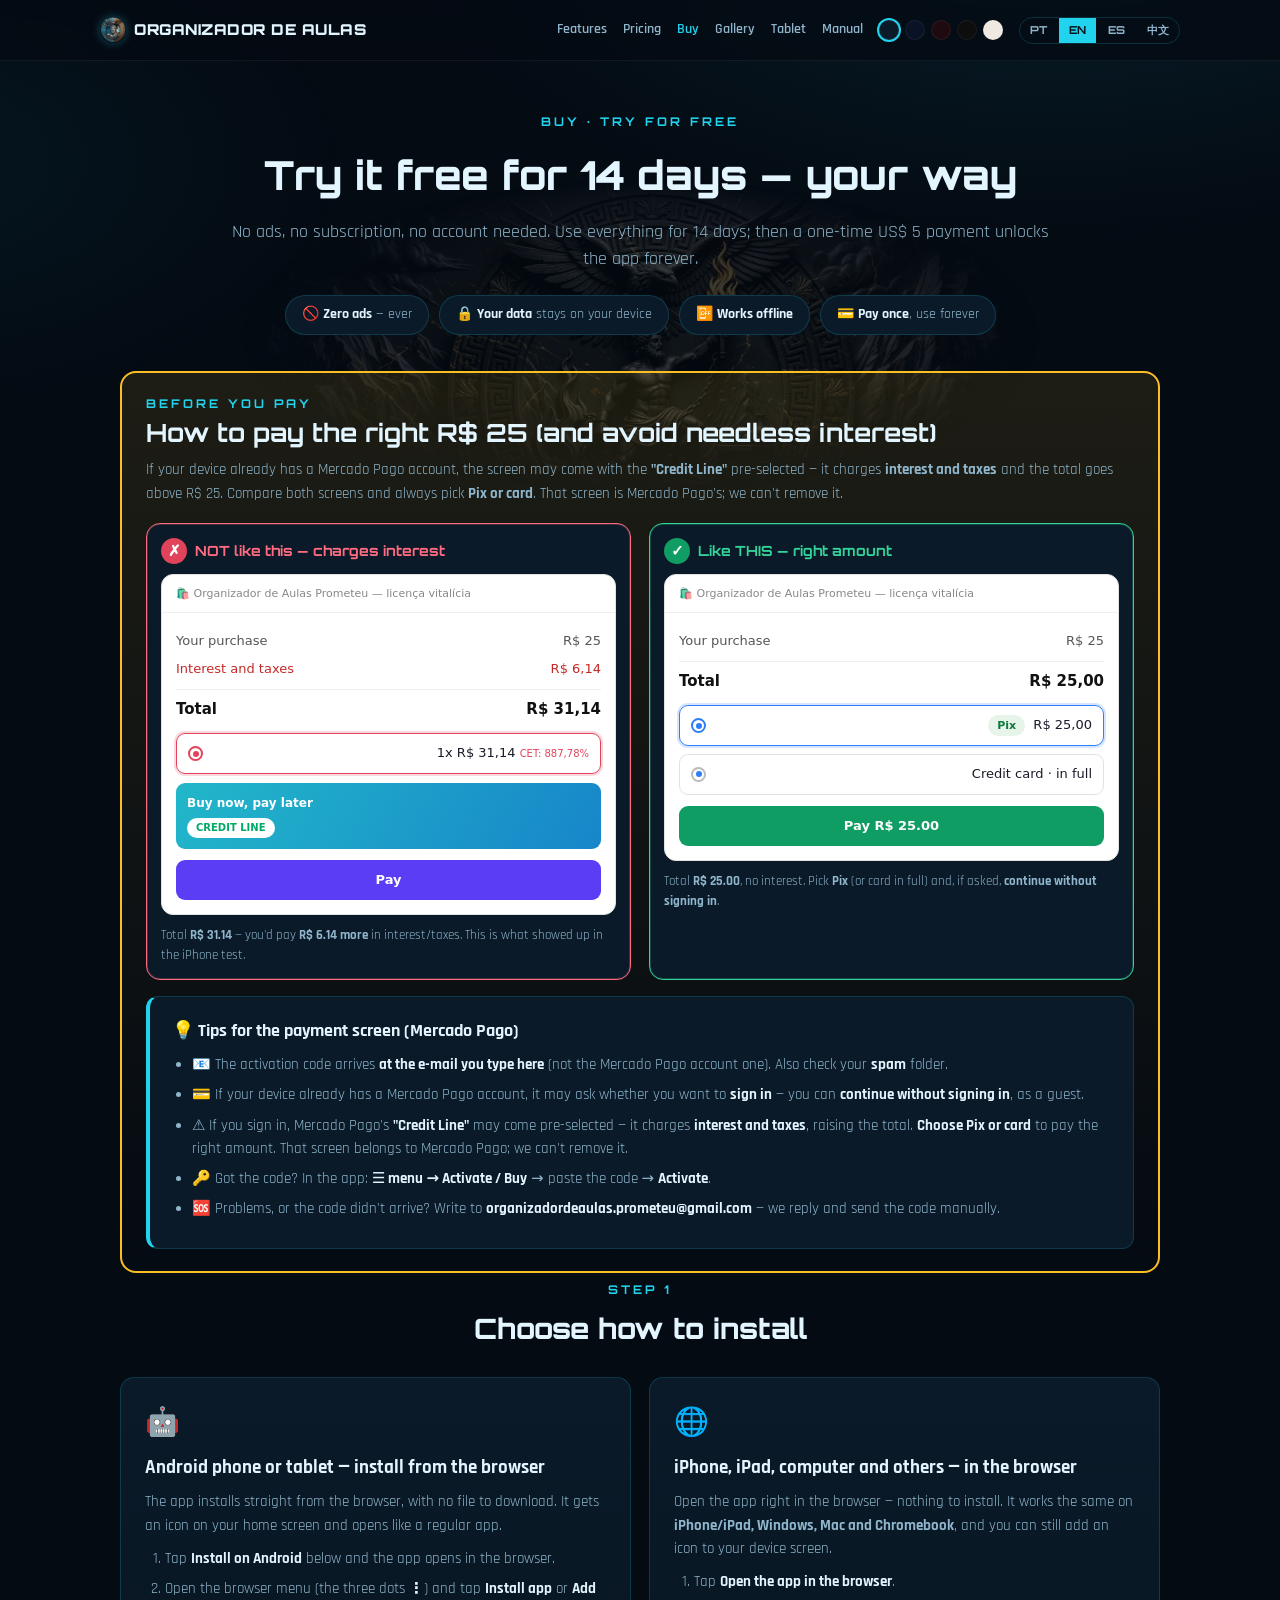
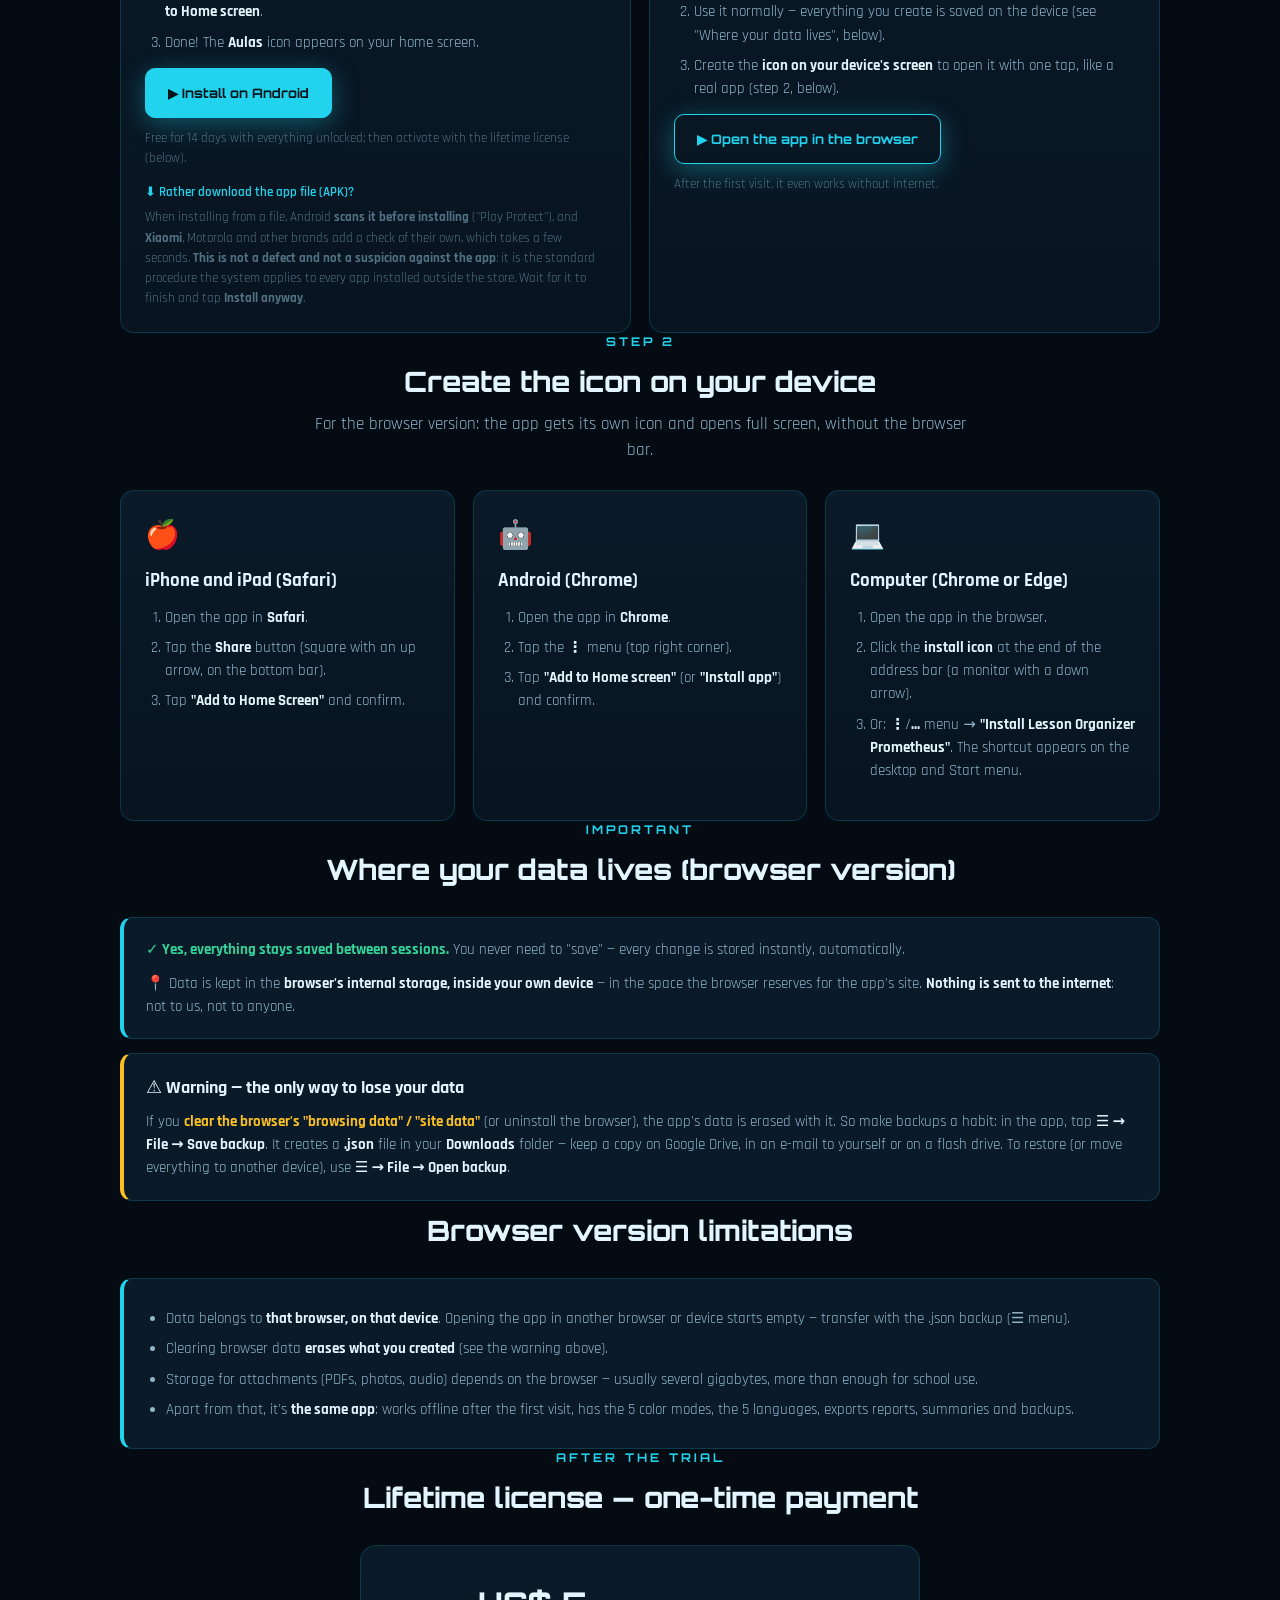
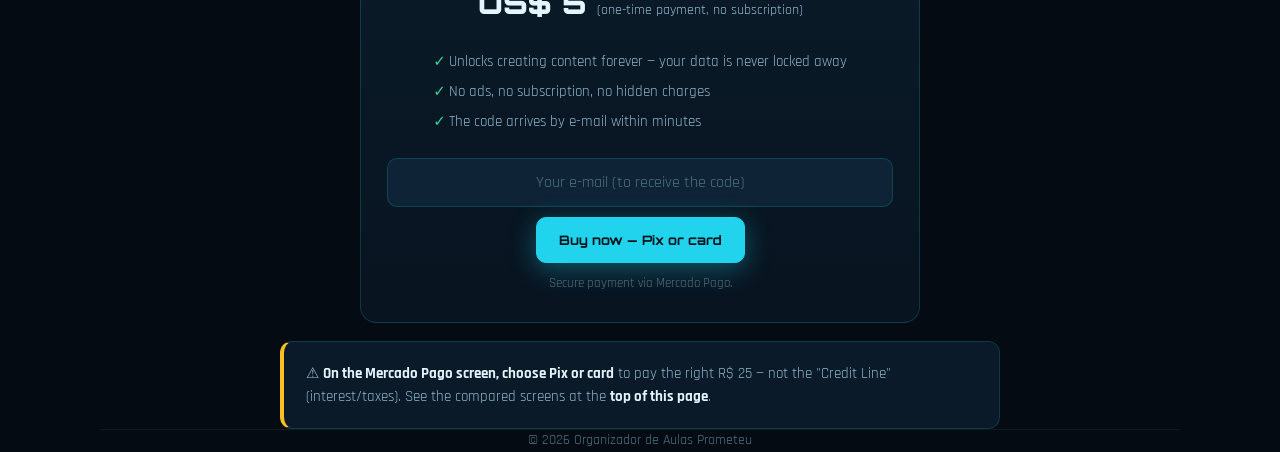
<file: comprar.html>
<!DOCTYPE html>
<html lang="pt-BR">
<head>
<meta charset="UTF-8">
<meta name="viewport" content="width=device-width, initial-scale=1.0">
<link rel="icon" type="image/png" href="media/icone.png">
<title>Comprar e instalar — Organizador de Aulas Prometeu</title>
<meta name="description" content="Como testar grátis por 14 dias e comprar o Organizador de Aulas Prometeu: instalação pelo navegador no Android e em qualquer aparelho, onde ficam os dados e como pagar com segurança.">
<meta property="og:title" content="Comprar e instalar — Organizador de Aulas Prometeu">
<meta property="og:description" content="Teste grátis por 14 dias. Licença vitalícia, pagamento único e seguro pelo Mercado Pago.">
<meta property="og:type" content="website">
<meta property="og:url" content="https://organizadordeaulas.github.io/comprar.html">
<meta property="og:site_name" content="Organizador de Aulas Prometeu">
<meta property="og:image" content="https://organizadordeaulas.github.io/media/og-image-neon.jpg">
<meta property="og:image:width" content="1200">
<meta property="og:image:height" content="630">
<meta property="og:image:alt" content="Organizador de Aulas Prometeu — app para professores organizarem aulas em vídeo">
<meta property="og:locale" content="pt_BR">
<meta name="twitter:card" content="summary_large_image">
<meta name="twitter:title" content="Comprar e instalar — Organizador de Aulas Prometeu">
<meta name="twitter:description" content="Teste grátis por 14 dias. Licença vitalícia, pagamento único e seguro pelo Mercado Pago.">
<meta name="twitter:image" content="https://organizadordeaulas.github.io/media/og-image-neon.jpg">
<link rel="preconnect" href="https://fonts.googleapis.com">
<link rel="preload" as="style" href="https://fonts.googleapis.com/css2?family=Orbitron:wght@600;700;900&family=Rajdhani:wght@400;500;600;700&display=swap" onload="this.onload=null;this.rel='stylesheet'">
<noscript><link href="https://fonts.googleapis.com/css2?family=Orbitron:wght@600;700;900&family=Rajdhani:wght@400;500;600;700&display=swap" rel="stylesheet"></noscript>
<style>
/* ⚠️ CONSERTO DO TIL — nao apagar. A Orbitron TEM os glifos "ã" e "õ", mas os
   desenha com acento GRAVE ("nào" por "não"); como o glifo existe, nenhuma
   fonte de reserva entra e o erro passa CALADO. Medido em 22/08/2026: so
   ã õ Ã Õ estao errados. Esta familia cobre SO esses 4 e vem antes da
   Orbitron na pilha. Vem do sistema: nao adiciona pedido de rede nem CSP. */
@font-face{font-family:'TilCerto';
  src:local('Segoe UI Semibold'),local('Segoe UI'),local('Roboto'),local('Noto Sans'),local('Arial');
  unicode-range:U+00C3,U+00D5,U+00E3,U+00F5}
:root{ --bg:#050b13;--bg2:#081420;--card:#0a1a28;--card2:#0e2436;
  --txt:#e3f6ff;--txt2:#8fb6cc;--txt3:#4f7183;--acc:#22d3ee;--acc2:#0ea5b7;--gl:rgba(34,211,238,.35);
  --brd:rgba(34,211,238,.18);--brd2:rgba(255,255,255,.06);--glow1:rgba(34,211,238,.10);--glow2:rgba(14,165,183,.08);
  --nav:rgba(5,11,19,.72);--btxt:#04121a;--htmlbg:#050b13;--font-h:'TilCerto','Orbitron',sans-serif;--font-b:'Rajdhani',system-ui,sans-serif;
  --ok:#34d399;--warn:#fbbf24; }
html.t-D{ --bg:#000;--bg2:#070707;--card:#0d0d0d;--card2:#141414;--txt:#fff;--txt2:#b8b8b8;--txt3:#6f6f6f;--acc:#f2f2f2;--acc2:#cfcfcf;
  --gl:rgba(255,255,255,.22);--brd:rgba(255,255,255,.16);--brd2:rgba(255,255,255,.06);--glow1:rgba(255,255,255,.05);--glow2:rgba(255,255,255,.03);
  --nav:rgba(0,0,0,.8);--btxt:#000;--htmlbg:#000;--font-h:'Segoe UI',system-ui,Arial,sans-serif;--font-b:'Segoe UI',system-ui,Arial,sans-serif; }
html.t-PR{ --bg:#120407;--bg2:#1a060a;--card:#1f0a10;--card2:#2a0e15;--txt:#ffe6ea;--txt2:#e0a3ad;--txt3:#8a5560;--acc:#ff3b5c;--acc2:#c62740;
  --gl:rgba(255,59,92,.33);--brd:rgba(255,59,92,.20);--brd2:rgba(255,255,255,.06);--glow1:rgba(255,59,92,.10);--glow2:rgba(198,39,64,.07);
  --nav:rgba(18,4,7,.75);--btxt:#fff;--htmlbg:#120407; }
html.t-PB{ --bg:#04060f;--bg2:#070c1a;--card:#0a1226;--card2:#0e1832;--txt:#e6edff;--txt2:#9db0d8;--txt3:#556685;--acc:#3b82f6;--acc2:#2563eb;
  --gl:rgba(59,130,246,.33);--brd:rgba(59,130,246,.20);--brd2:rgba(255,255,255,.06);--glow1:rgba(59,130,246,.10);--glow2:rgba(37,99,235,.07);
  --nav:rgba(4,6,15,.75);--btxt:#fff;--htmlbg:#04060f; }
html.t-L{ --bg:#F0EDE8;--bg2:#e7e2da;--card:#ffffff;--card2:#faf7f2;--txt:#2a2320;--txt2:#6b5f57;--txt3:#9a8d83;--acc:#c0563c;--acc2:#a5432b;
  --gl:rgba(192,86,60,.22);--brd:rgba(192,86,60,.22);--brd2:rgba(0,0,0,.08);--glow1:rgba(192,86,60,.08);--glow2:rgba(165,67,43,.05);
  --nav:rgba(255,255,255,.82);--btxt:#fff;--htmlbg:#F0EDE8;--font-h:'Segoe UI',system-ui,Arial,sans-serif;--font-b:'Segoe UI',system-ui,Arial,sans-serif;
  --ok:#0f8a5f;--warn:#a16207; }
*{box-sizing:border-box;margin:0;padding:0}
html{scroll-behavior:smooth;background:var(--htmlbg);-webkit-text-size-adjust:100%;text-size-adjust:100%;overflow-x:clip}
body{font-family:var(--font-b);background:var(--bg);color:var(--txt);line-height:1.55;font-size:17px}
body::before{content:"";position:fixed;inset:0;pointer-events:none;z-index:0;
  background:radial-gradient(1100px 560px at 82% -10%,var(--glow1),transparent 60%),radial-gradient(820px 460px at -8% 18%,var(--glow2),transparent 55%);}
/* Arte em mármore do Prometeu como marca d'água do fundo */
:root{--arte:url("media/artes/arte-02-fundo.webp");--arteop:.22}
html.t-L{--arte:url("media/artes/arte-01-fundo.webp");--arteop:.28}
body::after{content:"";position:fixed;inset:0;pointer-events:none;z-index:0;
  background:var(--arte) center 30%/min(92vmin,940px) no-repeat;opacity:var(--arteop)}
.wrap{max-width:1080px;margin:0 auto;padding:0 20px;position:relative;z-index:1}
h1,h2,h3,.brand,.eyebrow{font-family:var(--font-h)}
a{color:var(--acc);text-decoration:none}
.eyebrow{font-size:12px;letter-spacing:3px;text-transform:uppercase;color:var(--acc);font-weight:700}
nav{position:sticky;top:0;z-index:50;backdrop-filter:blur(10px);background:var(--nav);border-bottom:1px solid var(--brd2)}
.nav-in{display:flex;align-items:center;gap:10px 14px;min-height:60px;flex-wrap:wrap;padding:8px 0}
.brand{font-weight:900;font-size:15px;letter-spacing:.5px;color:var(--txt);display:flex;align-items:center;gap:8px}
.brand .dot{width:26px;height:26px;border-radius:50%;box-shadow:0 0 10px var(--gl);display:block}
.nav-links{margin-left:auto;display:flex;gap:8px 16px;align-items:center;flex-wrap:wrap}
.nav-links a{color:var(--txt2);font-size:14px;font-weight:600;transition:color .2s}
.nav-links a:hover,.nav-links a.here{color:var(--acc)}
@media(max-width:720px){ .nav-links{gap:6px 12px;width:100%} .nav-links a{font-size:13px} .brand{font-size:13px} }
.themes{display:flex;gap:6px;align-items:center}
.sw{width:20px;height:20px;border-radius:50%;border:1px solid var(--brd2);cursor:pointer;padding:0}
.sw.on{box-shadow:0 0 0 2px var(--acc)}
.lang{display:flex;gap:2px;border:1px solid var(--brd);border-radius:20px;overflow:hidden}
.lang button{background:none;border:none;color:var(--txt2);padding:5px 10px;font-family:var(--font-h);font-size:11px;font-weight:700;cursor:pointer}
.lang button.on{background:var(--acc);color:var(--btxt)}
header.top{padding:52px 0 6px;text-align:center;max-width:820px;margin:0 auto}
header.top h1{font-size:clamp(26px,4.6vw,40px);font-weight:800;margin:12px 0}
header.top p{color:var(--txt2);font-size:18px}
.badges{display:flex;flex-wrap:wrap;gap:10px;justify-content:center;margin:22px 0 6px}
.badge{border:1px solid var(--brd);background:var(--card);border-radius:22px;padding:8px 16px;font-size:14px;color:var(--txt2)}
.badge b{color:var(--txt)}
section{padding:30px 0}
.sec-h{text-align:center;max-width:680px;margin:0 auto 26px}
.sec-h h2{font-size:clamp(21px,3.2vw,28px);font-weight:800;margin:8px 0}
.sec-h p{color:var(--txt2)}
.grid2{display:grid;grid-template-columns:repeat(2,1fr);gap:18px}
.grid3{display:grid;grid-template-columns:repeat(3,1fr);gap:18px}
.card{background:linear-gradient(180deg,var(--card),var(--bg2));border:1px solid var(--brd);border-radius:14px;padding:24px}
.card .ic{font-size:28px;margin-bottom:8px}
.card h3{font-family:var(--font-b);font-size:19px;margin-bottom:8px}
.card p{color:var(--txt2);font-size:15px;margin-bottom:10px}
.card ol{margin:10px 0 14px 20px;color:var(--txt2);font-size:15px}
.card ol li{margin:7px 0}
.card ol li b{color:var(--txt)}
.btn{display:inline-flex;align-items:center;gap:9px;padding:14px 22px;border-radius:10px;font-family:var(--font-h);font-weight:700;font-size:13px;cursor:pointer;border:1px solid var(--acc);background:var(--acc);color:var(--btxt);box-shadow:0 6px 26px var(--gl)}
.btn.sec{background:transparent;color:var(--acc)}
.note{font-size:13px;color:var(--txt3);margin-top:10px}
.apk-alt{margin-top:14px;line-height:1.55}
.apk-alt a{font-weight:600}
.apk-alt>div{margin-top:5px}
.hl{border:1px solid var(--brd);border-left:4px solid var(--acc);background:var(--card);border-radius:12px;padding:20px 22px;margin-top:14px}
.hl h3{font-family:var(--font-b);font-size:18px;margin-bottom:8px}
.hl p,.hl li{color:var(--txt2);font-size:15px}
.hl ul{margin:8px 0 0 20px}
.hl li{margin:7px 0}
.hl.warn{border-left-color:var(--warn)}
.hl.warn b.w{color:var(--warn)}
.hl b{color:var(--txt)}
.ok{color:var(--ok);font-weight:700}
.buy-box{max-width:560px;margin:0 auto;text-align:center;background:linear-gradient(180deg,var(--card),var(--bg2));border:1px solid var(--brd);border-radius:16px;padding:28px 26px}
.buy-box ul{list-style:none;margin:14px 0 18px;text-align:left;display:inline-block}
.buy-box ul li{margin:7px 0;color:var(--txt2);font-size:15px}
.buy-box ul li::before{content:"✓ ";color:var(--ok);font-weight:700}
#buyEmail{width:100%;padding:13px 15px;border-radius:10px;border:1px solid var(--brd);background:var(--card2);color:var(--txt);font-size:16px;font-family:var(--font-b);text-align:center;margin-bottom:10px}
#buyEmail::placeholder{color:var(--txt3)}
#buyEmail:focus{outline:none;border-color:var(--acc);box-shadow:0 0 0 3px var(--glow1)}
#buyErr{display:none;color:#ff6b81;font-size:14px;margin:-4px 0 8px}
.price{font-family:var(--font-h);font-size:30px;font-weight:900;margin:6px 0 2px}
.price small{font-size:14px;color:var(--txt2);font-family:var(--font-b);font-weight:400}
footer{border-top:1px solid var(--brd2);padding:26px 0 50px;color:var(--txt3);font-size:14px;text-align:center;margin-top:26px}
@media(max-width:860px){ .grid3{grid-template-columns:1fr} .grid2{grid-template-columns:1fr} }
/* Alerta de topo — como não pagar juros à toa */
.alert-top{border:2px solid var(--warn);border-radius:16px;padding:22px 24px;margin:24px 0 8px;background:linear-gradient(180deg,rgba(251,191,36,.10),transparent)}
.alert-top h2{font-size:clamp(19px,3vw,25px);margin:0 0 6px;color:var(--txt)}
.alert-top .lead{color:var(--txt2);font-size:15px;margin-bottom:8px}
.cmp{display:grid;grid-template-columns:1fr 1fr;gap:18px;margin:18px 0 6px}
@media(max-width:760px){ .cmp{grid-template-columns:1fr} }
.cmp-col{border:1px solid var(--brd);border-radius:14px;padding:14px;background:var(--card)}
.cmp-col.bad{border-color:#ff6b81;box-shadow:0 0 0 1px rgba(255,107,129,.25) inset}
.cmp-col.good{border-color:var(--ok);box-shadow:0 0 0 1px rgba(52,211,153,.25) inset}
.cmp-tag{display:inline-flex;align-items:center;gap:8px;font-family:var(--font-h);font-weight:700;font-size:14px;margin-bottom:10px}
.cmp-tag.bad{color:#ff6b81}.cmp-tag.good{color:var(--ok)}
.cmp-tag .ball{width:26px;height:26px;border-radius:50%;display:inline-flex;align-items:center;justify-content:center;color:#fff;font-size:15px}
.cmp-tag.bad .ball{background:#e0435a}.cmp-tag.good .ball{background:#0f9d63}
.cmp-cap{font-size:13px;color:var(--txt2);margin-top:10px}
/* Reprodução da tela do Mercado Pago */
.mp{background:#fff;border-radius:12px;overflow:hidden;border:1px solid #e2e2e2;color:#1a1a2a;font-family:'Segoe UI',system-ui,Arial,sans-serif}
.mp .mp-top{padding:10px 14px;border-bottom:1px solid #eee;font-size:11px;color:#888;display:flex;align-items:center;gap:6px}
.mp .mp-body{padding:14px}
.mp .mp-title{font-size:13px;font-weight:600;color:#333;margin-bottom:10px}
.mp .row{display:flex;justify-content:space-between;font-size:13px;padding:4px 0;color:#555}
.mp .row.total{border-top:1px solid #eee;margin-top:6px;padding-top:8px;font-weight:800;color:#111;font-size:15px}
.mp .row .iof{color:#c62828}
.mp .opt{border:1px solid #e2e2e2;border-radius:9px;padding:9px 11px;margin-top:8px;display:flex;justify-content:space-between;align-items:center;font-size:13px}
.mp .opt.sel{border-color:#2d7ff9;box-shadow:0 0 0 2px rgba(45,127,249,.2)}
.mp .opt.sel-bad{border-color:#e0435a;box-shadow:0 0 0 2px rgba(224,67,90,.2)}
.mp .opt .cet{font-size:10px;color:#e0435a}
.mp .opt .radio{width:15px;height:15px;border-radius:50%;border:2px solid #2d7ff9;flex:0 0 15px;position:relative}
.mp .opt.sel-bad .radio{border-color:#e0435a}
.mp .opt .radio::after{content:"";position:absolute;inset:2.5px;border-radius:50%;background:#2d7ff9}
.mp .opt.sel-bad .radio::after{background:#e0435a}
.mp .credito{margin-top:9px;border-radius:9px;padding:11px;background:linear-gradient(120deg,#22b7c9,#1786c9);color:#fff;font-size:12px}
.mp .credito .lc{display:inline-block;background:#fff;color:#0a6;border-radius:20px;padding:2px 9px;font-size:10px;font-weight:700;margin-top:6px}
.mp .pay{margin-top:11px;background:#5b3df5;color:#fff;text-align:center;border-radius:9px;padding:10px;font-weight:700;font-size:13px}
.mp .mp-pill{display:inline-block;font-size:11px;font-weight:700;padding:2px 9px;border-radius:20px}
.mp .mp-pill.pix{background:#e6f4ea;color:#0a7a3d}
</style>
</head>
<body>
<nav><div class="wrap nav-in">
  <a class="brand" href="index.html"><img class="dot" src="media/icone.png" alt=""> ORGANIZADOR DE AULAS</a>
  <div class="nav-links">
    <a href="index.html#recursos" data-i="nav1">Recursos</a>
    <a href="index.html#preco" data-i="nav3">Preço</a>
    <a href="comprar.html" class="here" data-i="nav9">Comprar</a>
    <a href="galeria.html" data-i="nav6">Galeria</a>
    <a href="tablet.html" data-i="nav8">Tablet</a>
    <a href="manual.html" data-i="nav5">Manual</a>
    <div class="themes" id="themes" title="Tema">
      <button class="sw" data-t="P"  style="background:#0a1a28" aria-label="Prometeu"></button>
      <button class="sw" data-t="PB" style="background:#0a1226" aria-label="Azul"></button>
      <button class="sw" data-t="PR" style="background:#1f0a10" aria-label="Vermelho"></button>
      <button class="sw" data-t="D"  style="background:#0d0d0d" aria-label="Escuro"></button>
      <button class="sw" data-t="L"  style="background:#efe9e1" aria-label="Claro"></button>
    </div>
    <div class="lang" id="lang">
      <button data-l="pt" class="on">PT</button><button data-l="en">EN</button><button data-l="es">ES</button><button data-l="zh">中文</button>
    </div>
  </div>
</div></nav>

<header class="top wrap">
  <div class="eyebrow" data-i="eyebrow">Comprar · Testar grátis</div>
  <h1 data-i="h1">Teste grátis por 14 dias — do seu jeito</h1>
  <p data-i="lead">Sem anúncios, sem assinatura, sem criar conta. Use tudo por 14 dias; depois, um pagamento único de US$ 5 (R$ 25) libera o app para sempre.</p>
  <div class="badges">
    <div class="badge" data-i="b1">🚫 <b>Zero anúncios</b> — nunca</div>
    <div class="badge" data-i="b2">🔒 <b>Seus dados</b> ficam no aparelho</div>
    <div class="badge" data-i="b3">📴 <b>Funciona offline</b></div>
    <div class="badge" data-i="b4">💳 <b>Pague uma vez</b>, use para sempre</div>
  </div>
</header>

<section class="wrap">
  <div class="alert-top">
    <div class="eyebrow" data-i="at-eye">Atenção antes de pagar</div>
    <h2 data-i="at-h">Como pagar os R$ 25 certos (e não pagar juros à toa)</h2>
    <p class="lead" data-i="at-lead">Se o seu aparelho já tem conta do Mercado Pago, a tela pode vir com a <b>"Linha de Crédito"</b> pré-escolhida — ela cobra <b>juros e IOF</b> e o total passa de R$ 25. Compare as duas telas e escolha sempre <b>Pix ou cartão</b>. Essa tela é do Mercado Pago; não temos como removê-la.</p>

    <div class="cmp">
      <!-- TELA ERRADA -->
      <div class="cmp-col bad">
        <div class="cmp-tag bad"><span class="ball">✗</span> <span data-i="tag-bad">Assim NÃO — cobra juros</span></div>
        <div class="mp">
          <div class="mp-top">🛍️ Organizador de Aulas Prometeu — licença vitalícia</div>
          <div class="mp-body">
            <div class="row"><span data-i="mp-buy">Sua compra</span><span>R$ 25</span></div>
            <div class="row"><span class="iof" data-i="mp-iof">Juros e IOF</span><span class="iof">R$ 6,14</span></div>
            <div class="row total"><span data-i="mp-total">Total</span><span>R$ 31,14</span></div>
            <div class="opt sel-bad"><span class="radio"></span><span>1x R$ 31,14 <span class="cet">CET: 887,78%</span></span></div>
            <div class="credito"><b data-i="mp-lc1">Use agora e pague depois</b><br><span class="lc" data-i="mp-lc2">LINHA DE CRÉDITO</span></div>
            <div class="pay" data-i="mp-pay">Pagar</div>
          </div>
        </div>
        <div class="cmp-cap" data-i="cap-bad">Total <b>R$ 31,14</b> — você pagaria <b>R$ 6,14 a mais</b> em juros/IOF. Foi o que apareceu no teste pelo iPhone.</div>
      </div>

      <!-- TELA CERTA -->
      <div class="cmp-col good">
        <div class="cmp-tag good"><span class="ball">✓</span> <span data-i="tag-good">Assim SIM — valor certo</span></div>
        <div class="mp">
          <div class="mp-top">🛍️ Organizador de Aulas Prometeu — licença vitalícia</div>
          <div class="mp-body">
            <div class="row"><span data-i="mp-buy2">Sua compra</span><span>R$ 25</span></div>
            <div class="row total"><span data-i="mp-total2">Total</span><span>R$ 25,00</span></div>
            <div class="opt sel"><span class="radio"></span><span><span class="mp-pill pix">Pix</span> &nbsp;R$ 25,00</span></div>
            <div class="opt"><span class="radio" style="border-color:#bbb"></span><span data-i="mp-card">Cartão de crédito · à vista</span></div>
            <div class="pay" style="background:#0f9d63" data-i="mp-pay2">Pagar R$ 25,00</div>
          </div>
        </div>
        <div class="cmp-cap" data-i="cap-good">Total <b>R$ 25,00</b>, sem juros. Escolha <b>Pix</b> (ou cartão à vista) e, se perguntarem, <b>continue sem entrar</b> na conta.</div>
      </div>
    </div>

    <div class="hl" style="margin-top:16px">
      <h3 data-i="m0">💡 Dicas para a tela de pagamento (Mercado Pago)</h3>
      <ul>
        <li data-i="m1">📧 O código de ativação chega <b>no e-mail que você digitar</b> na compra (não no da conta do Mercado Pago). Confira também a caixa de <b>spam</b>.</li>
        <li data-i="m2">💳 Se o seu aparelho já tem conta do Mercado Pago, pode aparecer a pergunta se quer <b>entrar com a sua conta</b> — dá para <b>continuar sem entrar</b>, como convidado.</li>
        <li data-i="m3">⚠️ Entrando com conta, a <b>"Linha de Crédito"</b> do Mercado Pago pode vir pré-escolhida — ela cobra <b>juros e IOF</b> e o total passa de R$ 25. <b>Escolha Pix ou cartão</b> para pagar o valor certo. Essa tela é do Mercado Pago; não temos como removê-la.</li>
        <li data-i="m4">🔑 Recebeu o código? No app: menu <b>☰ → Ativar / Comprar</b> → cole o código → <b>Ativar</b>.</li>
        <li data-i="m5">🆘 Problemas ou o código não chegou? Escreva para <b>organizadordeaulas.prometeu@gmail.com</b> — respondemos e enviamos o código manualmente.</li>
      </ul>
    </div>
  </div>
</section>

<section class="wrap" id="instalar">
  <div class="sec-h">
    <div class="eyebrow" data-i="s1e">Passo 1</div>
    <h2 data-i="s1h">Escolha como instalar</h2>
  </div>
  <div class="grid2">
    <div class="card" id="apkCard">
      <div class="ic">🤖</div>
      <h3 data-i="a-t">Celular ou tablet Android — instalar pelo navegador</h3>
      <p data-i="a-p">O app se instala a partir do próprio navegador, sem baixar arquivo nenhum. Ele ganha ícone na tela inicial e abre como um app comum.</p>
      <ol>
        <li data-i="a-1">Toque em <b>Instalar no Android</b> aqui embaixo — o app abre no navegador.</li>
        <li data-i="a-2">Abra o menu do navegador (os três pontinhos <b>⋮</b>) e toque em <b>Instalar aplicativo</b> ou <b>Adicionar à tela inicial</b>.</li>
        <li data-i="a-4">Pronto! O ícone <b>Aulas</b> aparece na tela inicial.</li>
      </ol>
      <a class="btn" id="apkBtn" href="app/" target="_blank" rel="noopener" data-i="a-btn">▶ Instalar no Android</a>
      <div class="note" data-i="a-note">Grátis por 14 dias com tudo liberado; depois, ative com a licença vitalícia (abaixo).</div>
      <div class="note apk-alt">
        <a href="downloads/OrganizadorDeAulas.apk" download data-i="a-apk-l">⬇ Prefere baixar o arquivo do app (APK)?</a>
        <div data-i="a-apk-av">Instalando por arquivo, o Android <b>analisa antes de instalar</b> (o "Play Protect"), e aparelhos <b>Xiaomi</b>, Motorola e outros ainda fazem uma verificação própria, que leva alguns segundos. <b>Isso não é defeito nem suspeita contra o app</b> — é o procedimento padrão do sistema para todo aplicativo instalado fora da loja. Espere terminar e toque em <b>Instalar assim mesmo</b>.</div>
      </div>
    </div>
    <div class="card">
      <div class="ic">🌐</div>
      <h3 data-i="n-t">iPhone, iPad, computador e outros — no navegador</h3>
      <p data-i="n-p">Abra o app direto no navegador — não precisa instalar nada. Funciona igual em <b>iPhone/iPad, Windows, Mac e Chromebook</b>, e você ainda pode criar um ícone na tela do aparelho.</p>
      <ol>
        <li data-i="n-1">Toque em <b>Abrir o app no navegador</b>.</li>
        <li data-i="n-2">Use normalmente — tudo o que você criar fica salvo no aparelho (veja "Onde ficam os seus dados", abaixo).</li>
        <li data-i="n-3">Crie o <b>ícone na tela do aparelho</b> para abrir com um toque, como um app de verdade (passo 2, abaixo).</li>
      </ol>
      <a class="btn sec" href="app/" target="_blank" rel="noopener" data-i="n-btn">▶ Abrir o app no navegador</a>
      <div class="note" data-i="n-note">Depois da primeira visita, funciona até sem internet.</div>
    </div>
  </div>
</section>

<section class="wrap">
  <div class="sec-h">
    <div class="eyebrow" data-i="s2e">Passo 2</div>
    <h2 data-i="s2h">Crie o ícone na tela do seu aparelho</h2>
    <p data-i="s2p">Para a versão do navegador: o app ganha ícone próprio e abre em tela cheia, sem a barra do navegador.</p>
  </div>
  <div class="grid3">
    <div class="card"><div class="ic">🍎</div><h3 data-i="i1t">iPhone e iPad (Safari)</h3>
      <ol>
        <li data-i="i1a">Abra o app no <b>Safari</b>.</li>
        <li data-i="i1b">Toque no botão <b>Compartilhar</b> (quadrado com seta para cima, na barra de baixo).</li>
        <li data-i="i1c">Toque em <b>"Adicionar à Tela de Início"</b> e confirme.</li>
      </ol></div>
    <div class="card"><div class="ic">🤖</div><h3 data-i="i2t">Android (Chrome)</h3>
      <ol>
        <li data-i="i2a">Abra o app no <b>Chrome</b>.</li>
        <li data-i="i2b">Toque no menu <b>⋮</b> (canto de cima, à direita).</li>
        <li data-i="i2c">Toque em <b>"Adicionar à tela inicial"</b> (ou <b>"Instalar app"</b>) e confirme.</li>
      </ol></div>
    <div class="card"><div class="ic">💻</div><h3 data-i="i3t">Computador (Chrome ou Edge)</h3>
      <ol>
        <li data-i="i3a">Abra o app no navegador.</li>
        <li data-i="i3b">Clique no <b>ícone de instalar</b> no fim da barra de endereço (um monitor com uma seta para baixo).</li>
        <li data-i="i3c">Ou: menu <b>⋮</b>/<b>…</b> → <b>"Instalar Organizador de Aulas Prometeu"</b>. O atalho aparece na área de trabalho e no menu Iniciar.</li>
      </ol></div>
  </div>
</section>

<section class="wrap">
  <div class="sec-h">
    <div class="eyebrow" data-i="s3e">Importante</div>
    <h2 data-i="s3h">Onde ficam os seus dados (versão do navegador)</h2>
  </div>
  <div class="hl">
    <p data-i="d1"><span class="ok">✓ Sim, tudo fica salvo entre um uso e outro.</span> Você não precisa "salvar" nada — cada alteração é guardada na hora, automaticamente.</p>
    <p style="margin-top:10px" data-i="d2">📍 Os dados ficam no <b>armazenamento interno do navegador, dentro do seu próprio aparelho</b> — no espaço que o navegador reserva para o site do app. <b>Nada é enviado para a internet</b>: nem para nós, nem para terceiros.</p>
  </div>
  <div class="hl warn">
    <h3 data-i="d3t">⚠️ Atenção — a única forma de perder os dados</h3>
    <p data-i="d3">Se você <b class="w">limpar os "dados de navegação" / "dados de sites"</b> do navegador (ou desinstalar o navegador), os dados do app são apagados junto. Por isso, crie o hábito do backup: no app, toque no menu <b>☰ → Arquivo → Salvar backup</b>. Ele gera um arquivo <b>.json</b> na sua pasta de <b>Downloads</b> — guarde uma cópia no Google Drive, num e-mail para você mesmo ou num pendrive. Para recuperar (ou levar tudo para outro aparelho), use <b>☰ → Arquivo → Abrir backup</b>.</p>
  </div>
</section>

<section class="wrap">
  <div class="sec-h">
    <h2 data-i="s4h">Limitações da versão no navegador</h2>
  </div>
  <div class="hl">
    <ul>
      <li data-i="l1">Os dados valem para <b>aquele navegador, naquele aparelho</b>. Abrir o app em outro navegador ou aparelho começa vazio — transfira com o backup .json (menu ☰).</li>
      <li data-i="l2">Limpar os dados do navegador <b>apaga o que foi criado</b> (veja o aviso acima).</li>
      <li data-i="l3">O espaço para anexos (PDFs, fotos, áudios) depende do navegador — em geral são vários gigabytes, mais que suficiente para uso escolar.</li>
      <li data-i="l4">Fora isso, é <b>o mesmo app</b>: funciona offline depois da primeira visita, tem os 5 modos de cor, os 5 idiomas, exporta relatórios, resumos e backups.</li>
    </ul>
  </div>
</section>

<section class="wrap" id="comprar">
  <div class="sec-h">
    <div class="eyebrow" data-i="s5e">Depois do teste</div>
    <h2 data-i="s5h">Licença vitalícia — pagamento único</h2>
  </div>
  <div class="buy-box">
    <div class="price">US$ 5 <small data-i="pr-r">(R$ 25 — pagamento único, sem mensalidade)</small></div>
    <ul>
      <li data-i="pv1">Libera criar conteúdo para sempre — seus dados nunca ficam presos</li>
      <li data-i="pv2">Sem anúncios, sem assinatura, sem cobrança escondida</li>
      <li data-i="pv3">O código chega por e-mail em poucos minutos</li>
    </ul>
    <input id="buyEmail" type="email" inputmode="email" autocomplete="email" data-i="ph" placeholder="Seu e-mail (para receber o código)">
    <div id="buyErr" data-i="err">Digite um e-mail válido para continuar.</div>
    <button class="btn" id="buyBtn" data-i="buy">Comprar agora — Pix ou cartão</button>
    <div class="note" data-i="buy-note">Pagamento seguro pelo Mercado Pago.</div>
  </div>
  <div class="hl warn" style="max-width:720px;margin:18px auto 0">
    <p data-i="rev">⚠️ <b>Na tela do Mercado Pago, escolha Pix ou cartão</b> para pagar R$ 25 certos — não a "Linha de Crédito" (juros/IOF). Veja as telas comparadas no <a href="#" onclick="window.scrollTo({top:0,behavior:'smooth'});return false;"><b>topo desta página</b></a>.</p>
  </div>
</section>

<footer class="wrap">© 2026 Organizador de Aulas Prometeu</footer>

<script>
const LANGS=['pt','en','es','zh'];
const LANG_HTML={pt:'pt-BR',en:'en',es:'es',zh:'zh-CN'};
const I={
  nav1:['Recursos','Features','Recursos','功能'], nav3:['Preço','Pricing','Precio','价格'],
  nav5:['Manual','Manual','Manual','手册'], nav6:['Galeria','Gallery','Galería','图库'],
  nav7:['Desenvolvedor','Developer','Desarrollador','开发者'], nav8:['Tablet','Tablet','Tablet','平板'],
  nav9:['Comprar','Buy','Comprar','购买'],
  eyebrow:['Comprar · Testar grátis','Buy · Try for free','Comprar · Probar gratis','购买 · 免费试用'],
  'at-eye':['Atenção antes de pagar','Before you pay','Atención antes de pagar','付款前请注意'],
  'at-h':['Como pagar os R$ 25 certos (e não pagar juros à toa)','How to pay the right R$ 25 (and avoid needless interest)','Cómo pagar los R$ 25 correctos (y no pagar intereses de más)','如何正确支付 R$ 25（避免多付利息）'],
  'at-lead':['Se o seu aparelho já tem conta do Mercado Pago, a tela pode vir com a <b>"Linha de Crédito"</b> pré-escolhida — ela cobra <b>juros e IOF</b> e o total passa de R$ 25. Compare as duas telas e escolha sempre <b>Pix ou cartão</b>. Essa tela é do Mercado Pago; não temos como removê-la.',
            'If your device already has a Mercado Pago account, the screen may come with the <b>"Credit Line"</b> pre-selected — it charges <b>interest and taxes</b> and the total goes above R$ 25. Compare both screens and always pick <b>Pix or card</b>. That screen is Mercado Pago\'s; we can\'t remove it.',
            'Si tu equipo ya tiene cuenta de Mercado Pago, la pantalla puede venir con la <b>"Línea de Crédito"</b> preseleccionada — cobra <b>intereses e impuestos</b> y el total sube de R$ 25. Compara las dos pantallas y elige siempre <b>Pix o tarjeta</b>. Esa pantalla es de Mercado Pago; no podemos quitarla.',
            '如果你的设备已登录 Mercado Pago 账户，页面可能默认选中<b>"信用额度"</b>——它会收取<b>利息和税费</b>，总额会超过 R$ 25。请对比两张截图，始终选择 <b>Pix 或银行卡</b>。该页面属于 Mercado Pago，我们无法移除。'],
  'tag-bad':['Assim NÃO — cobra juros','NOT like this — charges interest','Así NO — cobra intereses','不要这样——会收利息'],
  'tag-good':['Assim SIM — valor certo','Like THIS — right amount','Así SÍ — valor correcto','这样才对——金额正确'],
  'mp-buy':['Sua compra','Your purchase','Tu compra','您的购买'],
  'mp-buy2':['Sua compra','Your purchase','Tu compra','您的购买'],
  'mp-iof':['Juros e IOF','Interest and taxes','Intereses e impuestos','利息和税费'],
  'mp-total':['Total','Total','Total','合计'],
  'mp-total2':['Total','Total','Total','合计'],
  'mp-lc1':['Use agora e pague depois','Buy now, pay later','Usa ahora y paga después','先用后付'],
  'mp-lc2':['LINHA DE CRÉDITO','CREDIT LINE','LÍNEA DE CRÉDITO','信用额度'],
  'mp-pay':['Pagar','Pay','Pagar','支付'],
  'mp-pay2':['Pagar R$ 25,00','Pay R$ 25.00','Pagar R$ 25,00','支付 R$ 25,00'],
  'mp-card':['Cartão de crédito · à vista','Credit card · in full','Tarjeta de crédito · en una cuota','信用卡 · 一次性'],
  'cap-bad':['Total <b>R$ 31,14</b> — você pagaria <b>R$ 6,14 a mais</b> em juros/IOF. Foi o que apareceu no teste pelo iPhone.',
             'Total <b>R$ 31.14</b> — you\'d pay <b>R$ 6.14 more</b> in interest/taxes. This is what showed up in the iPhone test.',
             'Total <b>R$ 31,14</b> — pagarías <b>R$ 6,14 de más</b> en intereses/impuestos. Es lo que apareció en la prueba con iPhone.',
             '合计 <b>R$ 31,14</b>——你会多付 <b>R$ 6,14</b> 的利息/税费。这正是 iPhone 测试时出现的情况。'],
  'cap-good':['Total <b>R$ 25,00</b>, sem juros. Escolha <b>Pix</b> (ou cartão à vista) e, se perguntarem, <b>continue sem entrar</b> na conta.',
              'Total <b>R$ 25.00</b>, no interest. Pick <b>Pix</b> (or card in full) and, if asked, <b>continue without signing in</b>.',
              'Total <b>R$ 25,00</b>, sin intereses. Elige <b>Pix</b> (o tarjeta en una cuota) y, si preguntan, <b>continúa sin entrar</b> en la cuenta.',
              '合计 <b>R$ 25,00</b>，无利息。请选择 <b>Pix</b>（或一次性银行卡），若被询问，<b>不登录继续</b>。'],
  rev:['⚠️ <b>Na tela do Mercado Pago, escolha Pix ou cartão</b> para pagar R$ 25 certos — não a "Linha de Crédito" (juros/IOF). Veja as telas comparadas no <a href="#" onclick="window.scrollTo({top:0,behavior:\'smooth\'});return false;"><b>topo desta página</b></a>.',
       '⚠️ <b>On the Mercado Pago screen, choose Pix or card</b> to pay the right R$ 25 — not the "Credit Line" (interest/taxes). See the compared screens at the <a href="#" onclick="window.scrollTo({top:0,behavior:\'smooth\'});return false;"><b>top of this page</b></a>.',
       '⚠️ <b>En la pantalla de Mercado Pago, elige Pix o tarjeta</b> para pagar los R$ 25 correctos — no la "Línea de Crédito" (intereses/impuestos). Mira las pantallas comparadas al <a href="#" onclick="window.scrollTo({top:0,behavior:\'smooth\'});return false;"><b>inicio de esta página</b></a>.',
       '⚠️ <b>在 Mercado Pago 页面，请选择 Pix 或银行卡</b>以正确支付 R$ 25——不要选"信用额度"（利息/税费）。在<a href="#" onclick="window.scrollTo({top:0,behavior:\'smooth\'});return false;"><b>本页顶部</b></a>查看对比截图。'],
  h1:['Teste grátis por 14 dias — do seu jeito','Try it free for 14 days — your way','Prueba gratis 14 días — a tu manera','免费试用 14 天——按你的方式'],
  lead:['Sem anúncios, sem assinatura, sem criar conta. Use tudo por 14 dias; depois, um pagamento único de US$ 5 (R$ 25) libera o app para sempre.',
        'No ads, no subscription, no account needed. Use everything for 14 days; then a one-time US$ 5 payment unlocks the app forever.',
        'Sin anuncios, sin suscripción, sin crear cuenta. Usa todo durante 14 días; luego un pago único de US$ 5 desbloquea la app para siempre.',
        '无广告、无订阅、无需注册。14 天内全功能使用；之后一次性支付 5 美元即可永久解锁。'],
  b1:['🚫 <b>Zero anúncios</b> — nunca','🚫 <b>Zero ads</b> — ever','🚫 <b>Cero anuncios</b> — nunca','🚫 <b>零广告</b>——永远'],
  b2:['🔒 <b>Seus dados</b> ficam no aparelho','🔒 <b>Your data</b> stays on your device','🔒 <b>Tus datos</b> quedan en tu equipo','🔒 <b>数据</b>只存在你的设备上'],
  b3:['📴 <b>Funciona offline</b>','📴 <b>Works offline</b>','📴 <b>Funciona sin internet</b>','📴 <b>支持离线使用</b>'],
  b4:['💳 <b>Pague uma vez</b>, use para sempre','💳 <b>Pay once</b>, use forever','💳 <b>Paga una vez</b>, úsala para siempre','💳 <b>一次付费</b>，永久使用'],
  s1e:['Passo 1','Step 1','Paso 1','第一步'],
  s1h:['Escolha como instalar','Choose how to install','Elige cómo instalar','选择安装方式'],
  'a-t':['Celular ou tablet Android — instalar pelo navegador','Android phone or tablet — install from the browser','Móvil o tablet Android — instalar desde el navegador','安卓手机或平板——通过浏览器安装'],
  'a-p':['O app se instala a partir do próprio navegador, sem baixar arquivo nenhum. Ele ganha ícone na tela inicial e abre como um app comum.',
         'The app installs straight from the browser, with no file to download. It gets an icon on your home screen and opens like a regular app.',
         'La app se instala desde el propio navegador, sin descargar ningún archivo. Queda con ícono en la pantalla de inicio y abre como una app común.',
         '应用直接通过浏览器安装，无需下载任何文件。安装后主屏幕会有图标，可像普通应用一样打开。'],
  'a-1':['Toque em <b>Instalar no Android</b> aqui embaixo — o app abre no navegador.','Tap <b>Install on Android</b> below and the app opens in the browser.','Toca <b>Instalar en Android</b> aquí abajo y la app se abre en el navegador.','点击下方的<b>在安卓上安装</b>，应用会在浏览器中打开。'],
  'a-2':['Abra o menu do navegador (os três pontinhos <b>⋮</b>) e toque em <b>Instalar aplicativo</b> ou <b>Adicionar à tela inicial</b>.','Open the browser menu (the three dots <b>⋮</b>) and tap <b>Install app</b> or <b>Add to Home screen</b>.','Abre el menú del navegador (los tres puntos <b>⋮</b>) y toca <b>Instalar aplicación</b> o <b>Añadir a la pantalla de inicio</b>.','打开浏览器菜单（三个点 <b>⋮</b>），点击<b>安装应用</b>或<b>添加到主屏幕</b>。'],
  'a-4':['Pronto! O ícone <b>Aulas</b> aparece na tela inicial.','Done! The <b>Aulas</b> icon appears on your home screen.','¡Listo! El ícono <b>Aulas</b> aparece en la pantalla de inicio.','完成！<b>Aulas</b> 图标会出现在主屏幕上。'],
  'a-btn':['▶ Instalar no Android','▶ Install on Android','▶ Instalar en Android','▶ 在安卓上安装'],
  'a-note':['Grátis por 14 dias com tudo liberado; depois, ative com a licença vitalícia (abaixo).','Free for 14 days with everything unlocked; then activate with the lifetime license (below).','Gratis 14 días con todo desbloqueado; luego activa con la licencia vitalicia (abajo).','14 天内免费使用全部功能；之后用下方的终身许可证激活。'],
  'a-apk-l':['⬇ Prefere baixar o arquivo do app (APK)?','⬇ Rather download the app file (APK)?','⬇ ¿Prefieres descargar el archivo de la app (APK)?','⬇ 想直接下载应用安装包（APK）？'],
  'a-apk-av':['Instalando por arquivo, o Android <b>analisa antes de instalar</b> (o "Play Protect"), e aparelhos <b>Xiaomi</b>, Motorola e outros ainda fazem uma verificação própria, que leva alguns segundos. <b>Isso não é defeito nem suspeita contra o app</b> — é o procedimento padrão do sistema para todo aplicativo instalado fora da loja. Espere terminar e toque em <b>Instalar assim mesmo</b>.',
          'When installing from a file, Android <b>scans it before installing</b> ("Play Protect"), and <b>Xiaomi</b>, Motorola and other brands add a check of their own, which takes a few seconds. <b>This is not a defect and not a suspicion against the app</b>: it is the standard procedure the system applies to every app installed outside the store. Wait for it to finish and tap <b>Install anyway</b>.',
          'Al instalar desde un archivo, Android <b>lo analiza antes de instalar</b> (el "Play Protect"), y los equipos <b>Xiaomi</b>, Motorola y otros hacen además una verificación propia, que tarda unos segundos. <b>Esto no es un defecto ni una sospecha contra la app</b>: es el procedimiento estándar del sistema para toda app instalada fuera de la tienda. Espera a que termine y toca <b>Instalar de todos modos</b>.',
          '从文件安装时，安卓会先扫描它（Play Protect），<b>小米</b>、摩托罗拉等品牌还会再做一次自己的检查，需要几秒钟。<b>这不是应用有缺陷，也不是在怀疑它</b>：凡是从应用商店之外安装的应用，系统都会这样做。请等它结束，然后点击<b>仍要安装</b>。'],
  'n-t':['iPhone, iPad, computador e outros — no navegador','iPhone, iPad, computer and others — in the browser','iPhone, iPad, computadora y otros — en el navegador','iPhone、iPad、电脑及其他设备——浏览器版'],
  'n-p':['Abra o app direto no navegador — não precisa instalar nada. Funciona igual em <b>iPhone/iPad, Windows, Mac e Chromebook</b>, e você ainda pode criar um ícone na tela do aparelho.',
         'Open the app right in the browser — nothing to install. It works the same on <b>iPhone/iPad, Windows, Mac and Chromebook</b>, and you can still add an icon to your device screen.',
         'Abre la app directamente en el navegador — sin instalar nada. Funciona igual en <b>iPhone/iPad, Windows, Mac y Chromebook</b>, y puedes crear un ícono en la pantalla del equipo.',
         '直接在浏览器中打开应用——无需安装。在 <b>iPhone/iPad、Windows、Mac 和 Chromebook</b> 上使用方式相同，还可以在设备屏幕上创建图标。'],
  'n-1':['Toque em <b>Abrir o app no navegador</b>.','Tap <b>Open the app in the browser</b>.','Toca <b>Abrir la app en el navegador</b>.','点击<b>在浏览器中打开应用</b>。'],
  'n-2':['Use normalmente — tudo o que você criar fica salvo no aparelho (veja "Onde ficam os seus dados", abaixo).','Use it normally — everything you create is saved on the device (see "Where your data lives", below).','Úsala normalmente — todo lo que crees queda guardado en el equipo (ver "Dónde quedan tus datos", abajo).','正常使用即可——你创建的内容都保存在设备上（见下方"数据保存在哪里"）。'],
  'n-3':['Crie o <b>ícone na tela do aparelho</b> para abrir com um toque, como um app de verdade (passo 2, abaixo).','Create the <b>icon on your device\'s screen</b> to open it with one tap, like a real app (step 2, below).','Crea el <b>ícono en la pantalla del equipo</b> para abrirla con un toque, como una app de verdad (paso 2, abajo).','在设备屏幕上创建<b>图标</b>，一键打开，如同真正的应用（见下方第二步）。'],
  'n-btn':['▶ Abrir o app no navegador','▶ Open the app in the browser','▶ Abrir la app en el navegador','▶ 在浏览器中打开应用'],
  'n-note':['Depois da primeira visita, funciona até sem internet.','After the first visit, it even works without internet.','Después de la primera visita, funciona incluso sin internet.','首次访问后，即使没有网络也能使用。'],
  s2e:['Passo 2','Step 2','Paso 2','第二步'],
  s2h:['Crie o ícone na tela do seu aparelho','Create the icon on your device','Crea el ícono en tu equipo','在设备上创建图标'],
  s2p:['Para a versão do navegador: o app ganha ícone próprio e abre em tela cheia, sem a barra do navegador.','For the browser version: the app gets its own icon and opens full screen, without the browser bar.','Para la versión del navegador: la app gana su propio ícono y se abre a pantalla completa, sin barra del navegador.','浏览器版：应用会获得自己的图标，并全屏打开，没有浏览器地址栏。'],
  i1t:['iPhone e iPad (Safari)','iPhone and iPad (Safari)','iPhone y iPad (Safari)','iPhone 和 iPad（Safari）'],
  i1a:['Abra o app no <b>Safari</b>.','Open the app in <b>Safari</b>.','Abre la app en <b>Safari</b>.','在 <b>Safari</b> 中打开应用。'],
  i1b:['Toque no botão <b>Compartilhar</b> (quadrado com seta para cima, na barra de baixo).','Tap the <b>Share</b> button (square with an up arrow, on the bottom bar).','Toca el botón <b>Compartir</b> (cuadrado con flecha hacia arriba, en la barra de abajo).','点击底部工具栏的<b>分享</b>按钮（带向上箭头的方块）。'],
  i1c:['Toque em <b>"Adicionar à Tela de Início"</b> e confirme.','Tap <b>"Add to Home Screen"</b> and confirm.','Toca <b>"Añadir a pantalla de inicio"</b> y confirma.','点击<b>"添加到主屏幕"</b>并确认。'],
  i2t:['Android (Chrome)','Android (Chrome)','Android (Chrome)','安卓（Chrome）'],
  i2a:['Abra o app no <b>Chrome</b>.','Open the app in <b>Chrome</b>.','Abre la app en <b>Chrome</b>.','在 <b>Chrome</b> 中打开应用。'],
  i2b:['Toque no menu <b>⋮</b> (canto de cima, à direita).','Tap the <b>⋮</b> menu (top right corner).','Toca el menú <b>⋮</b> (esquina superior derecha).','点击右上角的 <b>⋮</b> 菜单。'],
  i2c:['Toque em <b>"Adicionar à tela inicial"</b> (ou <b>"Instalar app"</b>) e confirme.','Tap <b>"Add to Home screen"</b> (or <b>"Install app"</b>) and confirm.','Toca <b>"Añadir a la pantalla principal"</b> (o <b>"Instalar app"</b>) y confirma.','点击<b>"添加到主屏幕"</b>（或<b>"安装应用"</b>）并确认。'],
  i3t:['Computador (Chrome ou Edge)','Computer (Chrome or Edge)','Computadora (Chrome o Edge)','电脑（Chrome 或 Edge）'],
  i3a:['Abra o app no navegador.','Open the app in the browser.','Abre la app en el navegador.','在浏览器中打开应用。'],
  i3b:['Clique no <b>ícone de instalar</b> no fim da barra de endereço (um monitor com uma seta para baixo).','Click the <b>install icon</b> at the end of the address bar (a monitor with a down arrow).','Haz clic en el <b>ícono de instalar</b> al final de la barra de direcciones (un monitor con flecha hacia abajo).','点击地址栏末端的<b>安装图标</b>（带向下箭头的显示器）。'],
  i3c:['Ou: menu <b>⋮</b>/<b>…</b> → <b>"Instalar Organizador de Aulas Prometeu"</b>. O atalho aparece na área de trabalho e no menu Iniciar.','Or: <b>⋮</b>/<b>…</b> menu → <b>"Install Lesson Organizer Prometheus"</b>. The shortcut appears on the desktop and Start menu.','O: menú <b>⋮</b>/<b>…</b> → <b>"Instalar Organizador de Clases Prometeo"</b>. El acceso directo aparece en el escritorio y el menú Inicio.','或：<b>⋮</b>/<b>…</b> 菜单 → <b>"安装课程管理器 普罗米修斯"</b>。快捷方式会出现在桌面和开始菜单。'],
  s3e:['Importante','Important','Importante','重要'],
  s3h:['Onde ficam os seus dados (versão do navegador)','Where your data lives (browser version)','Dónde quedan tus datos (versión del navegador)','数据保存在哪里（浏览器版）'],
  d1:['<span class="ok">✓ Sim, tudo fica salvo entre um uso e outro.</span> Você não precisa "salvar" nada — cada alteração é guardada na hora, automaticamente.',
      '<span class="ok">✓ Yes, everything stays saved between sessions.</span> You never need to "save" — every change is stored instantly, automatically.',
      '<span class="ok">✓ Sí, todo queda guardado entre un uso y otro.</span> No necesitas "guardar" nada — cada cambio se almacena al instante, automáticamente.',
      '<span class="ok">✓ 是的，所有内容在两次使用之间都会保留。</span>你无需手动"保存"——每次修改都会立即自动存储。'],
  d2:['📍 Os dados ficam no <b>armazenamento interno do navegador, dentro do seu próprio aparelho</b> — no espaço que o navegador reserva para o site do app. <b>Nada é enviado para a internet</b>: nem para nós, nem para terceiros.',
      '📍 Data is kept in the <b>browser\'s internal storage, inside your own device</b> — in the space the browser reserves for the app\'s site. <b>Nothing is sent to the internet</b>: not to us, not to anyone.',
      '📍 Los datos quedan en el <b>almacenamiento interno del navegador, dentro de tu propio equipo</b> — en el espacio que el navegador reserva para el sitio de la app. <b>Nada se envía a internet</b>: ni a nosotros, ni a terceros.',
      '📍 数据保存在<b>浏览器的内部存储中，就在你自己的设备上</b>——即浏览器为该应用网站保留的空间。<b>任何数据都不会上传到互联网</b>：不会发给我们，也不会发给任何人。'],
  d3t:['⚠️ Atenção — a única forma de perder os dados','⚠️ Warning — the only way to lose your data','⚠️ Atención — la única forma de perder los datos','⚠️ 注意——唯一会丢失数据的情况'],
  d3:['Se você <b class="w">limpar os "dados de navegação" / "dados de sites"</b> do navegador (ou desinstalar o navegador), os dados do app são apagados junto. Por isso, crie o hábito do backup: no app, toque no menu <b>☰ → Arquivo → Salvar backup</b>. Ele gera um arquivo <b>.json</b> na sua pasta de <b>Downloads</b> — guarde uma cópia no Google Drive, num e-mail para você mesmo ou num pendrive. Para recuperar (ou levar tudo para outro aparelho), use <b>☰ → Arquivo → Abrir backup</b>.',
      'If you <b class="w">clear the browser\'s "browsing data" / "site data"</b> (or uninstall the browser), the app\'s data is erased with it. So make backups a habit: in the app, tap <b>☰ → File → Save backup</b>. It creates a <b>.json</b> file in your <b>Downloads</b> folder — keep a copy on Google Drive, in an e-mail to yourself or on a flash drive. To restore (or move everything to another device), use <b>☰ → File → Open backup</b>.',
      'Si <b class="w">borras los "datos de navegación" / "datos de sitios"</b> del navegador (o lo desinstalas), los datos de la app se borran también. Por eso, haz del respaldo un hábito: en la app, toca <b>☰ → Archivo → Guardar copia</b>. Genera un archivo <b>.json</b> en tu carpeta de <b>Descargas</b> — guarda una copia en Google Drive, en un correo para ti mismo o en un pendrive. Para recuperar (o llevar todo a otro equipo), usa <b>☰ → Archivo → Abrir copia</b>.',
      '如果你<b class="w">清除浏览器的"浏览数据"/"网站数据"</b>（或卸载浏览器），应用的数据也会一并被删除。因此请养成备份习惯：在应用中点击 <b>☰ → 文件 → 保存备份</b>，会在<b>下载</b>文件夹生成一个 <b>.json</b> 文件——请在 Google Drive、发给自己的邮件或 U 盘中留一份。要恢复（或迁移到其他设备），用 <b>☰ → 文件 → 打开备份</b>。'],
  s4h:['Limitações da versão no navegador','Browser version limitations','Limitaciones de la versión en el navegador','浏览器版的限制'],
  l1:['Os dados valem para <b>aquele navegador, naquele aparelho</b>. Abrir o app em outro navegador ou aparelho começa vazio — transfira com o backup .json (menu ☰).',
      'Data belongs to <b>that browser, on that device</b>. Opening the app in another browser or device starts empty — transfer with the .json backup (☰ menu).',
      'Los datos valen para <b>ese navegador, en ese equipo</b>. Abrir la app en otro navegador o equipo empieza vacía — transfiere con el respaldo .json (menú ☰).',
      '数据属于<b>该设备上的该浏览器</b>。在其他浏览器或设备上打开会是空白——请用 .json 备份迁移（☰ 菜单）。'],
  l2:['Limpar os dados do navegador <b>apaga o que foi criado</b> (veja o aviso acima).','Clearing browser data <b>erases what you created</b> (see the warning above).','Borrar los datos del navegador <b>elimina lo creado</b> (ver el aviso de arriba).','清除浏览器数据会<b>删除你创建的内容</b>（见上方警告）。'],
  l3:['O espaço para anexos (PDFs, fotos, áudios) depende do navegador — em geral são vários gigabytes, mais que suficiente para uso escolar.','Storage for attachments (PDFs, photos, audio) depends on the browser — usually several gigabytes, more than enough for school use.','El espacio para adjuntos (PDF, fotos, audios) depende del navegador — en general varios gigabytes, más que suficiente para uso escolar.','附件（PDF、照片、音频）的存储空间取决于浏览器——通常有数 GB，足够教学使用。'],
  l4:['Fora isso, é <b>o mesmo app</b>: funciona offline depois da primeira visita, tem os 5 modos de cor, os 5 idiomas, exporta relatórios, resumos e backups.','Apart from that, it\'s <b>the same app</b>: works offline after the first visit, has the 5 color modes, the 5 languages, exports reports, summaries and backups.','Fuera de eso, es <b>la misma app</b>: funciona sin internet tras la primera visita, tiene los 5 modos de color, los 5 idiomas, exporta informes, resúmenes y respaldos.','除此之外，它就是<b>同一个应用</b>：首次访问后可离线使用，拥有 5 种配色、5 种语言，可导出报告、摘要和备份。'],
  s5e:['Depois do teste','After the trial','Después de la prueba','试用结束后'],
  s5h:['Licença vitalícia — pagamento único','Lifetime license — one-time payment','Licencia vitalicia — pago único','终身许可——一次性付费'],
  'pr-r':['(R$ 25 — pagamento único, sem mensalidade)','(one-time payment, no subscription)','(pago único, sin mensualidad)','（一次性付费，无月费）'],
  pv1:['Libera criar conteúdo para sempre — seus dados nunca ficam presos','Unlocks creating content forever — your data is never locked away','Desbloquea crear contenido para siempre — tus datos nunca quedan bloqueados','永久解锁内容创建——你的数据永远不会被锁定'],
  pv2:['Sem anúncios, sem assinatura, sem cobrança escondida','No ads, no subscription, no hidden charges','Sin anuncios, sin suscripción, sin cobros ocultos','无广告、无订阅、无隐藏收费'],
  pv3:['O código chega por e-mail em poucos minutos','The code arrives by e-mail within minutes','El código llega por correo en pocos minutos','激活码几分钟内通过电子邮件送达'],
  ph:['Seu e-mail (para receber o código)','Your e-mail (to receive the code)','Tu correo (para recibir el código)','你的邮箱（用于接收激活码）'],
  err:['Digite um e-mail válido para continuar.','Enter a valid e-mail to continue.','Escribe un correo válido para continuar.','请输入有效的邮箱后继续。'],
  buy:['Comprar agora — Pix ou cartão','Buy now — Pix or card','Comprar ahora — Pix o tarjeta','立即购买——Pix 或银行卡'],
  'buy-note':['Pagamento seguro pelo Mercado Pago.','Secure payment via Mercado Pago.','Pago seguro por Mercado Pago.','通过 Mercado Pago 安全支付。'],
  m0:['💡 Dicas para a tela de pagamento (Mercado Pago)','💡 Tips for the payment screen (Mercado Pago)','💡 Consejos para la pantalla de pago (Mercado Pago)','💡 支付页面提示（Mercado Pago）'],
  m1:['📧 O código de ativação chega <b>no e-mail que você digitar aqui</b> (não no da conta do Mercado Pago). Confira também a caixa de <b>spam</b>.',
      '📧 The activation code arrives <b>at the e-mail you type here</b> (not the Mercado Pago account one). Also check your <b>spam</b> folder.',
      '📧 El código de activación llega <b>al correo que escribas aquí</b> (no al de la cuenta de Mercado Pago). Revisa también el <b>spam</b>.',
      '📧 激活码会发送到<b>你在这里填写的邮箱</b>（不是 Mercado Pago 账户的邮箱）。也请检查<b>垃圾邮件</b>文件夹。'],
  m2:['💳 Se o seu aparelho já tem conta do Mercado Pago, pode aparecer a pergunta se quer <b>entrar com a sua conta</b> — dá para <b>continuar sem entrar</b>, como convidado.',
      '💳 If your device already has a Mercado Pago account, it may ask whether you want to <b>sign in</b> — you can <b>continue without signing in</b>, as a guest.',
      '💳 Si tu equipo ya tiene cuenta de Mercado Pago, puede preguntar si quieres <b>entrar con tu cuenta</b> — puedes <b>continuar sin entrar</b>, como invitado.',
      '💳 如果你的设备已登录 Mercado Pago 账户，可能会询问是否<b>用账户登录</b>——你可以选择<b>不登录继续</b>，以访客身份付款。'],
  m3:['⚠️ Entrando com conta, a <b>"Linha de Crédito"</b> do Mercado Pago pode vir pré-escolhida — ela cobra <b>juros e IOF</b> e o total passa de R$ 25. <b>Escolha Pix ou cartão</b> para pagar o valor certo. Essa tela é do Mercado Pago; não temos como removê-la.',
      '⚠️ If you sign in, Mercado Pago\'s <b>"Credit Line"</b> may come pre-selected — it charges <b>interest and taxes</b>, raising the total. <b>Choose Pix or card</b> to pay the right amount. That screen belongs to Mercado Pago; we can\'t remove it.',
      '⚠️ Al entrar con cuenta, la <b>"Línea de Crédito"</b> de Mercado Pago puede venir preseleccionada — cobra <b>intereses e impuestos</b> y el total sube. <b>Elige Pix o tarjeta</b> para pagar el valor correcto. Esa pantalla es de Mercado Pago; no podemos quitarla.',
      '⚠️ 登录账户后，Mercado Pago 的<b>"信用额度"</b>可能被默认选中——它会收取<b>利息和税费</b>，总价会超出。请<b>选择 Pix 或银行卡</b>支付正确金额。该页面属于 Mercado Pago，我们无法移除。'],
  m4:['🔑 Recebeu o código? No app: menu <b>☰ → Ativar / Comprar</b> → cole o código → <b>Ativar</b>.',
      '🔑 Got the code? In the app: <b>☰ menu → Activate / Buy</b> → paste the code → <b>Activate</b>.',
      '🔑 ¿Recibiste el código? En la app: menú <b>☰ → Activar / Comprar</b> → pega el código → <b>Activar</b>.',
      '🔑 收到激活码了？在应用中：<b>☰ 菜单 → 激活/购买</b> → 粘贴激活码 → <b>激活</b>。'],
  m5:['🆘 Problemas ou o código não chegou? Escreva para <b>organizadordeaulas.prometeu@gmail.com</b> — respondemos e enviamos o código manualmente.',
      '🆘 Problems, or the code didn\'t arrive? Write to <b>organizadordeaulas.prometeu@gmail.com</b> — we reply and send the code manually.',
      '🆘 ¿Problemas o el código no llegó? Escribe a <b>organizadordeaulas.prometeu@gmail.com</b> — respondemos y enviamos el código manualmente.',
      '🆘 遇到问题或没收到激活码？请写信至 <b>organizadordeaulas.prometeu@gmail.com</b>——我们会回复并手动发送激活码。']
};
const LKEY='prometeu.site.lang', TKEY='prometeu.site.theme';
let curLang='pt';
function setL(l){
  if(!LANGS.includes(l))l='pt';
  curLang=l;
  const i=LANGS.indexOf(l);
  document.documentElement.lang=LANG_HTML[l];
  document.querySelectorAll('#lang button').forEach(b=>b.classList.toggle('on',b.dataset.l===l));
  document.querySelectorAll('[data-i]').forEach(el=>{const v=I[el.getAttribute('data-i')];if(!v||v[i]==null)return;
    if(el.tagName==='INPUT'||el.tagName==='TEXTAREA')el.placeholder=v[i];else el.innerHTML=v[i];});
  try{localStorage.setItem(LKEY,l);}catch(e){}
}
function setTheme(t){
  document.documentElement.className=(t==='P')?'':'t-'+t;
  document.querySelectorAll('#themes .sw').forEach(b=>b.classList.toggle('on',b.dataset.t===t));
  try{localStorage.setItem(TKEY,t);}catch(e){}
}
document.querySelectorAll('#lang button').forEach(b=>b.onclick=()=>setL(b.dataset.l));
document.querySelectorAll('#themes .sw').forEach(b=>b.onclick=()=>setTheme(b.dataset.t));
/* Comprar: pede o e-mail (para receber o código) e leva ao checkout da nossa aplicação */
(function(){
  const btn=document.getElementById('buyBtn'); if(!btn)return;
  const WORKER='https://prometeu-ativacao.organizadordeaulas-prometeu.workers.dev/comprar';
  const ok=e=>/^[^@\s]+@[^@\s]+\.[^@\s]+$/.test(e);
  btn.onclick=()=>{
    const be=document.getElementById('buyEmail'), err=document.getElementById('buyErr');
    const em=(be.value||'').trim();
    if(!ok(em)){err.style.display='block';be.focus();return;}
    err.style.display='none';
    window.open(WORKER+'?email='+encodeURIComponent(em)+'&site='+encodeURIComponent(location.origin+'/'),'_blank','noopener');
  };
  document.getElementById('buyEmail').addEventListener('keydown',ev=>{if(ev.key==='Enter')btn.click();});
})();
(function(){
  let l='pt',t='P';
  try{l=localStorage.getItem(LKEY);}catch(e){}
  if(!l){const n=(navigator.language||'pt');l=/^zh/i.test(n)?'zh':/^es/i.test(n)?'es':/^en/i.test(n)?'en':'pt';}
  try{t=localStorage.getItem(TKEY)||'P';}catch(e){}
  setTheme(t); setL(l);
})();
</script>
</body>
</html>
</file>
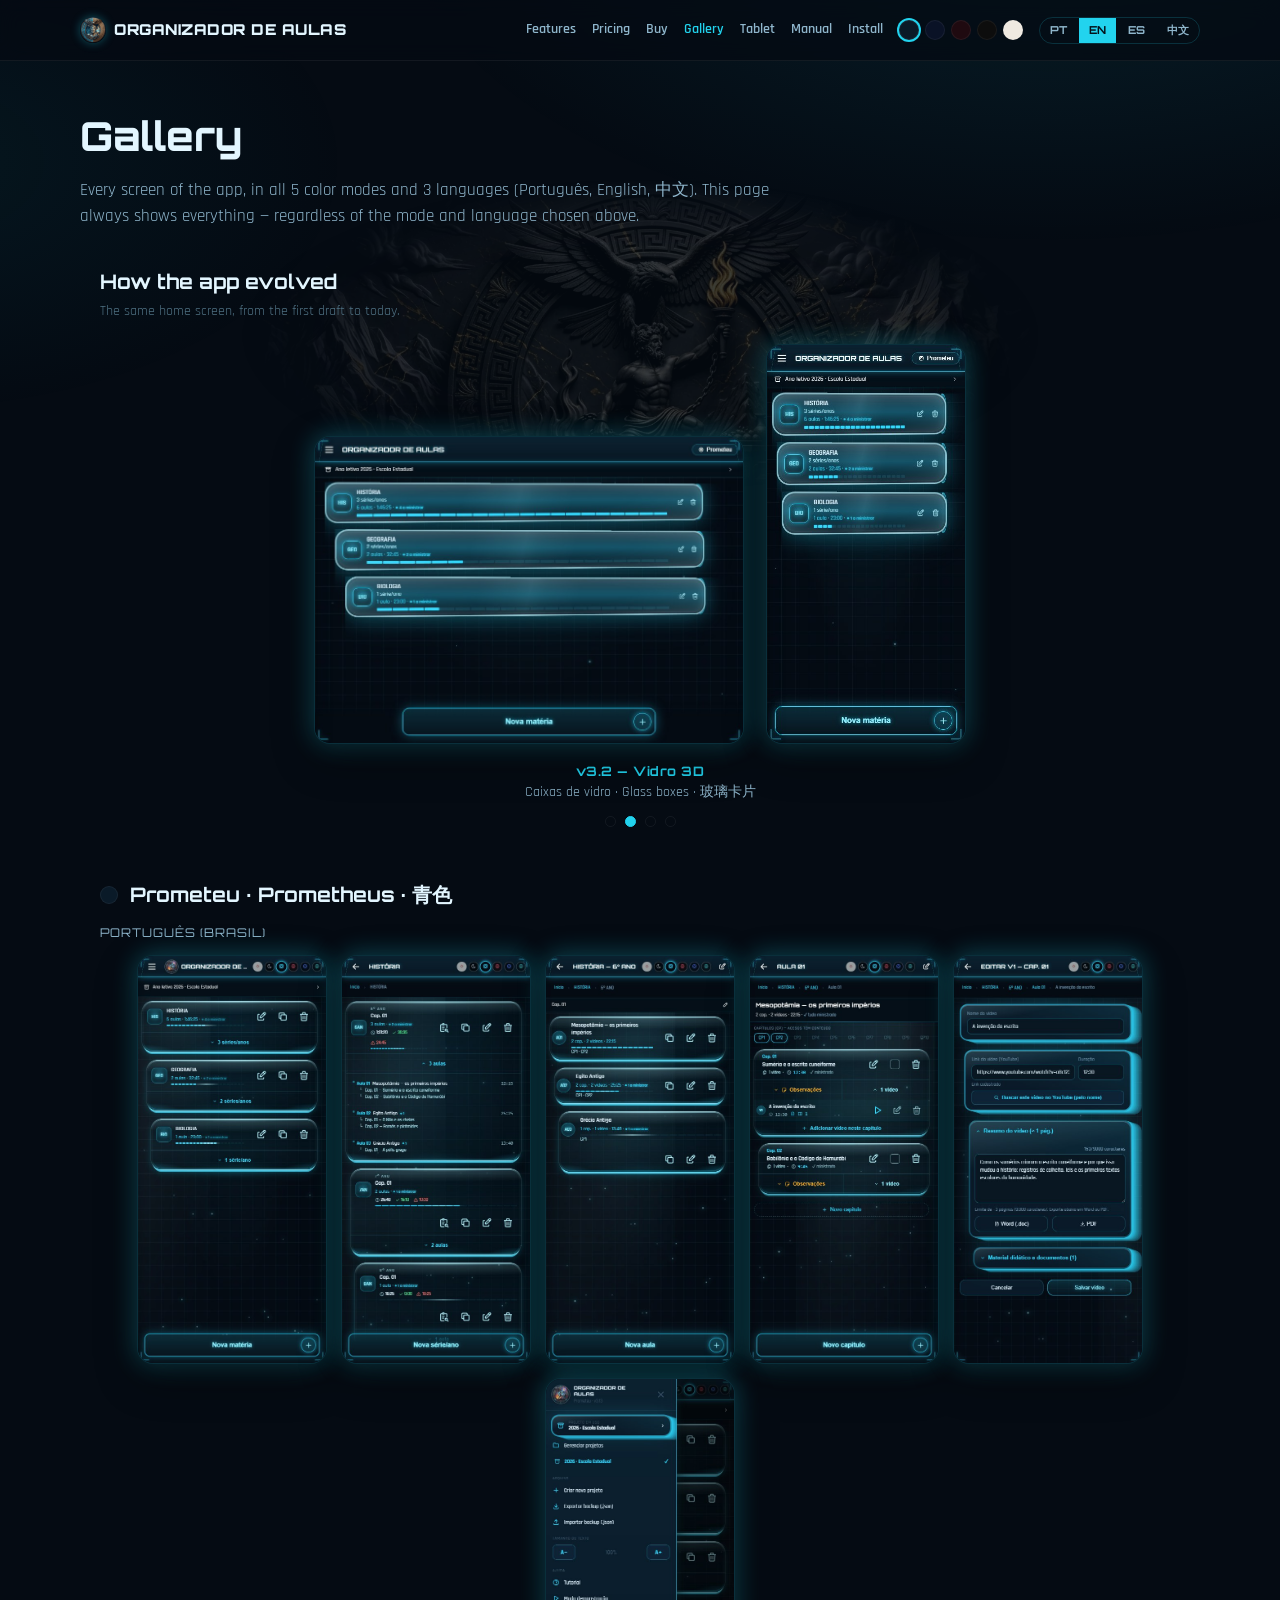
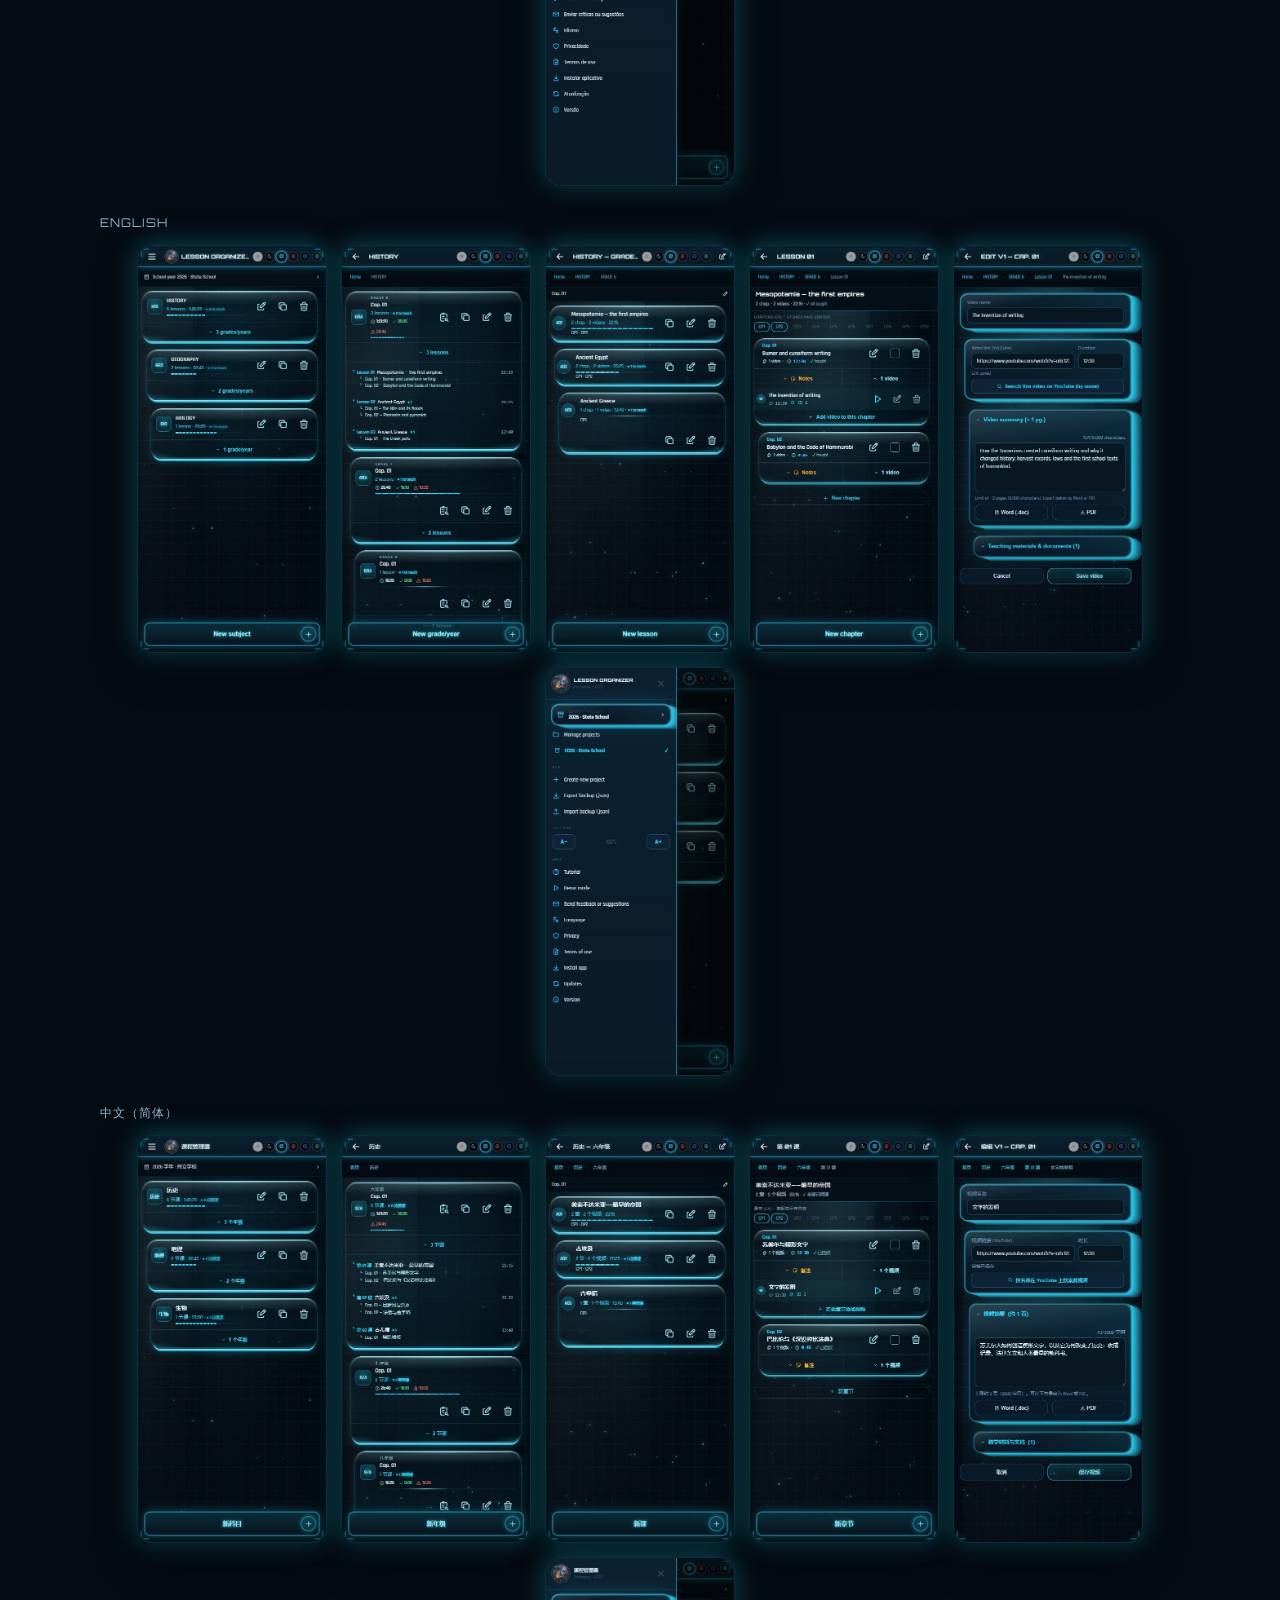
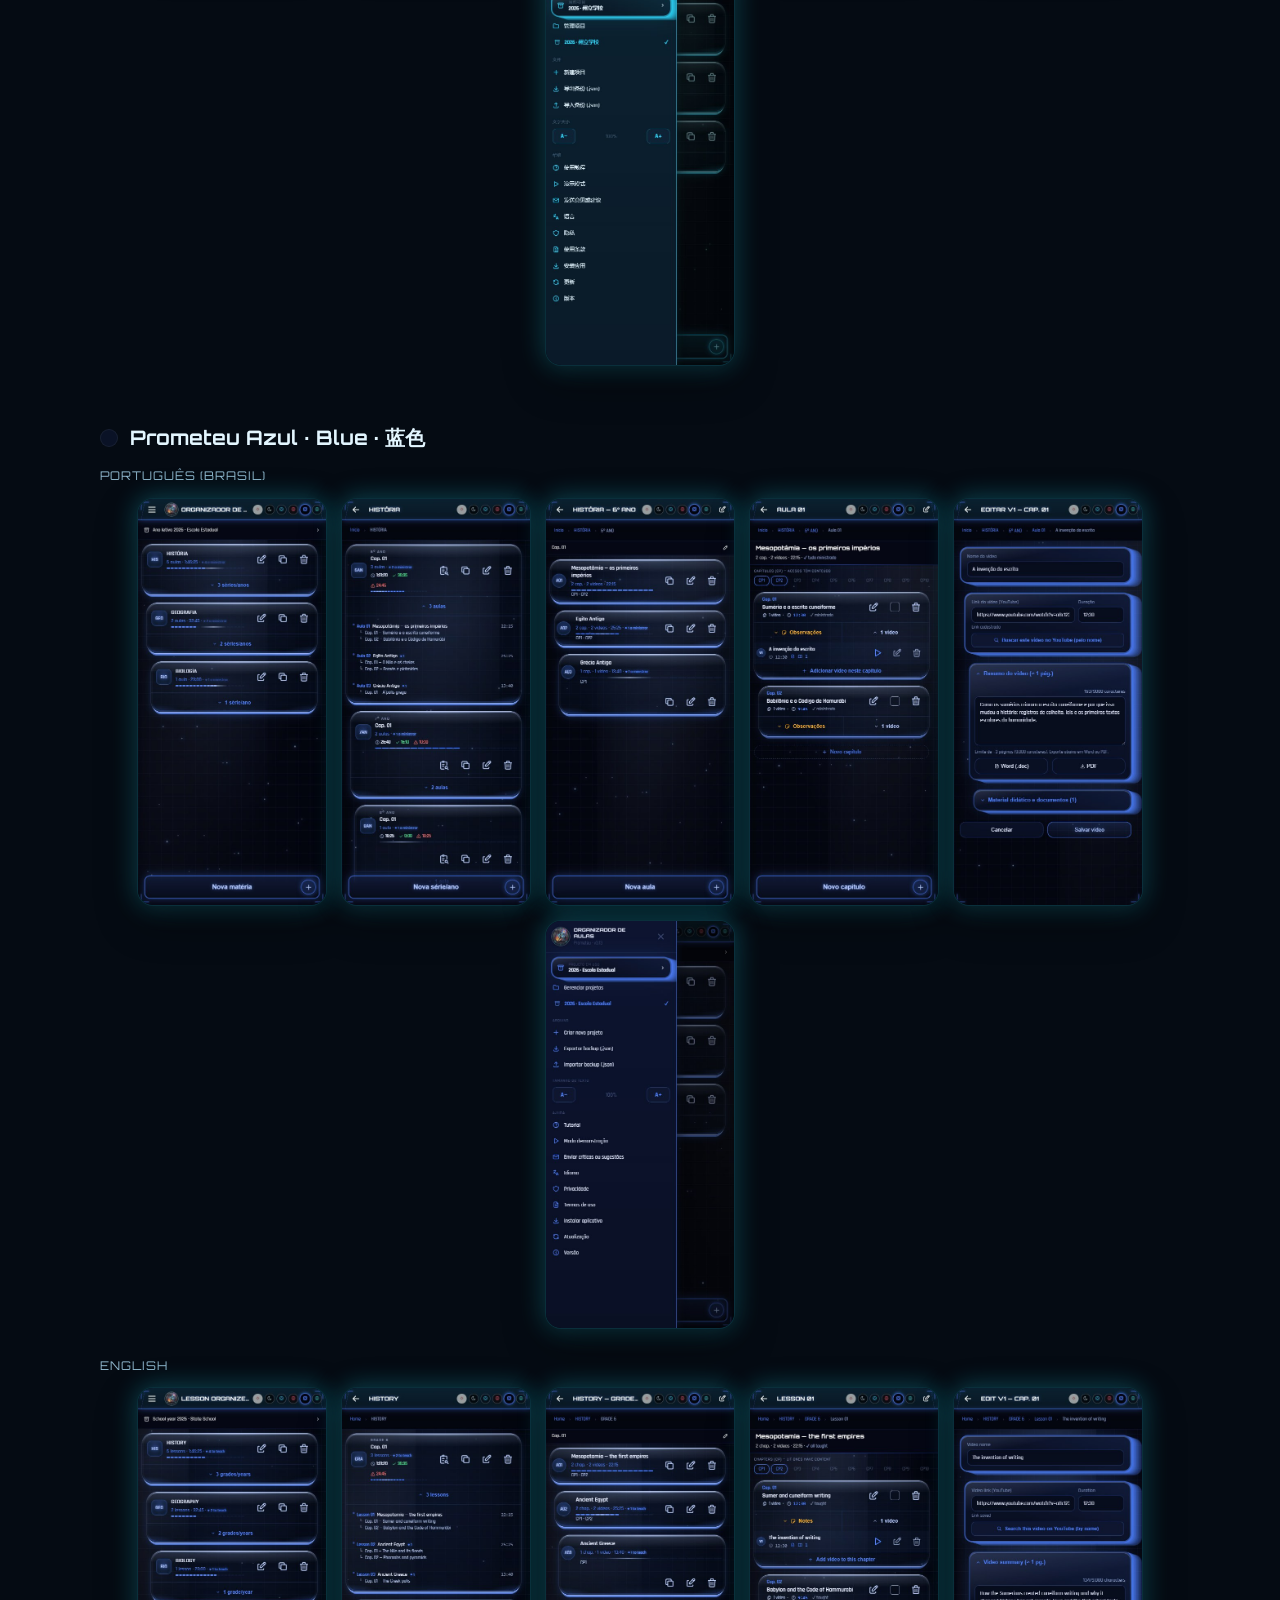
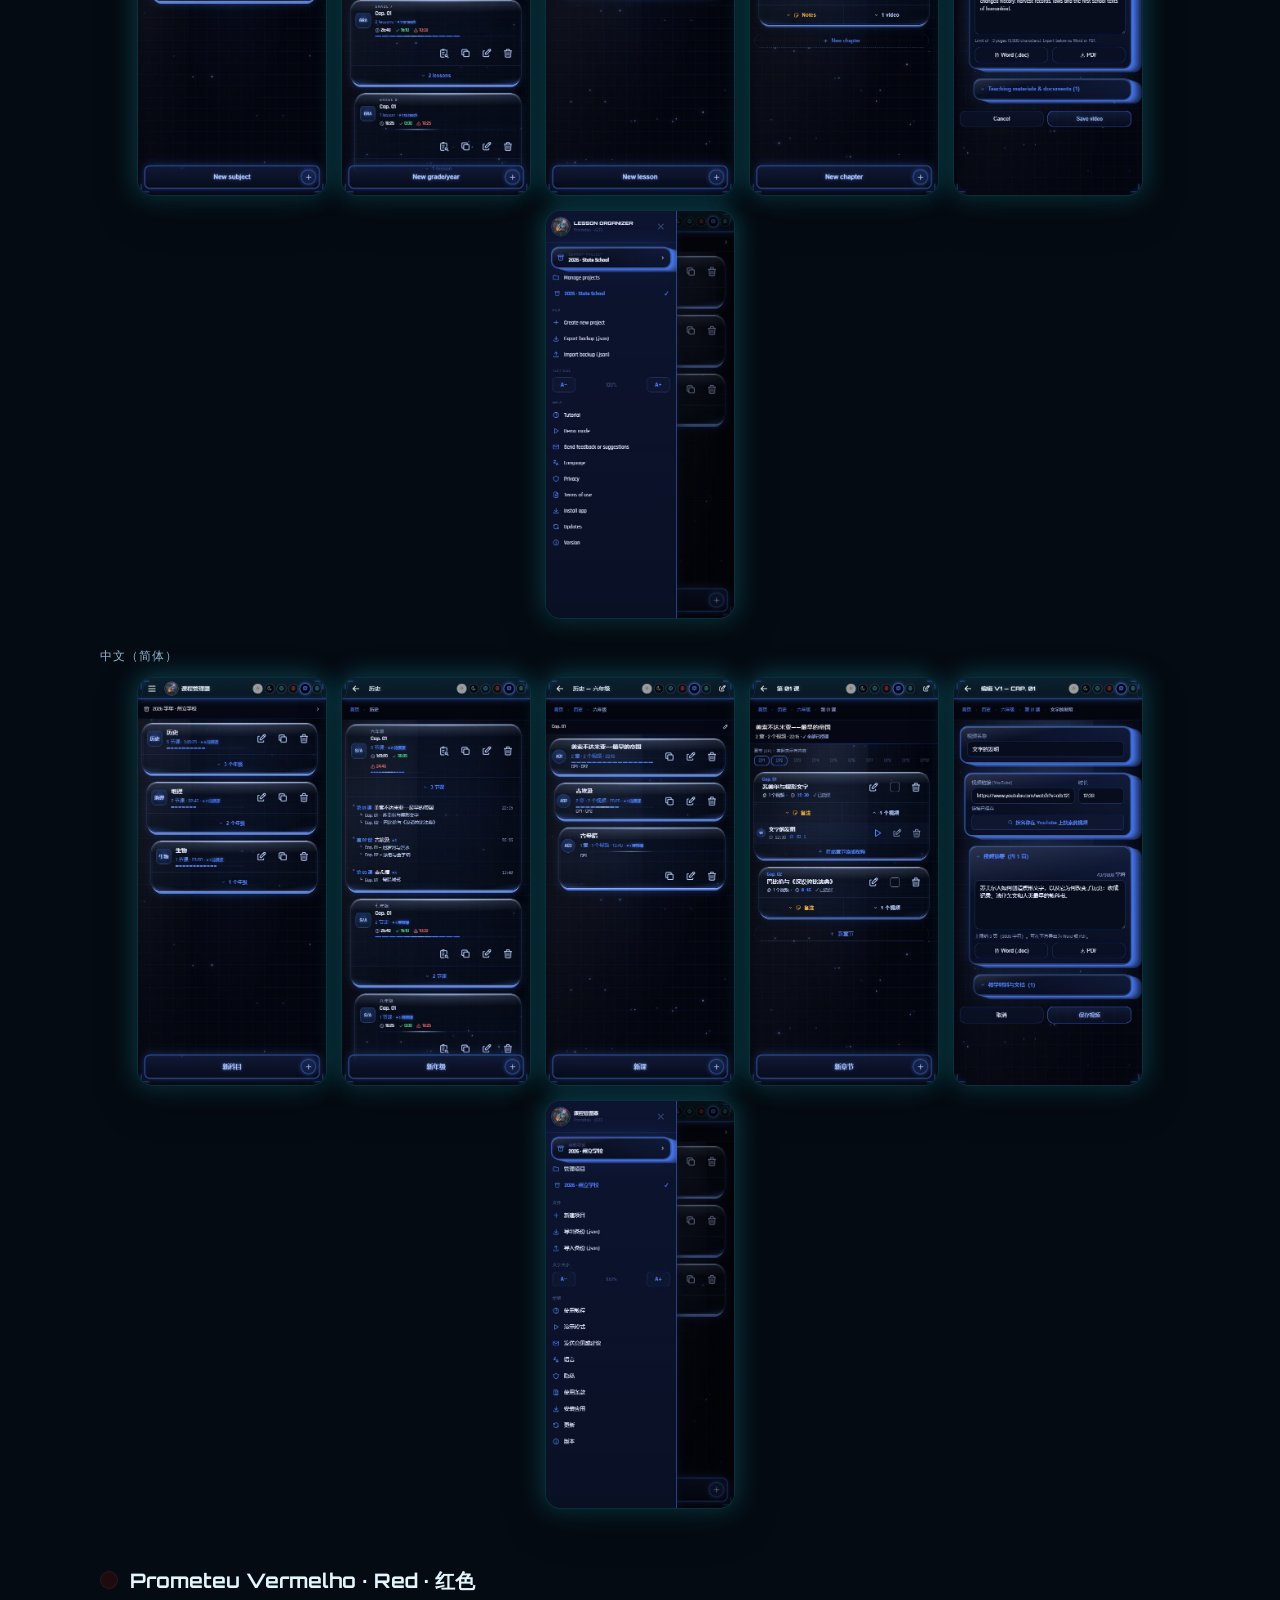
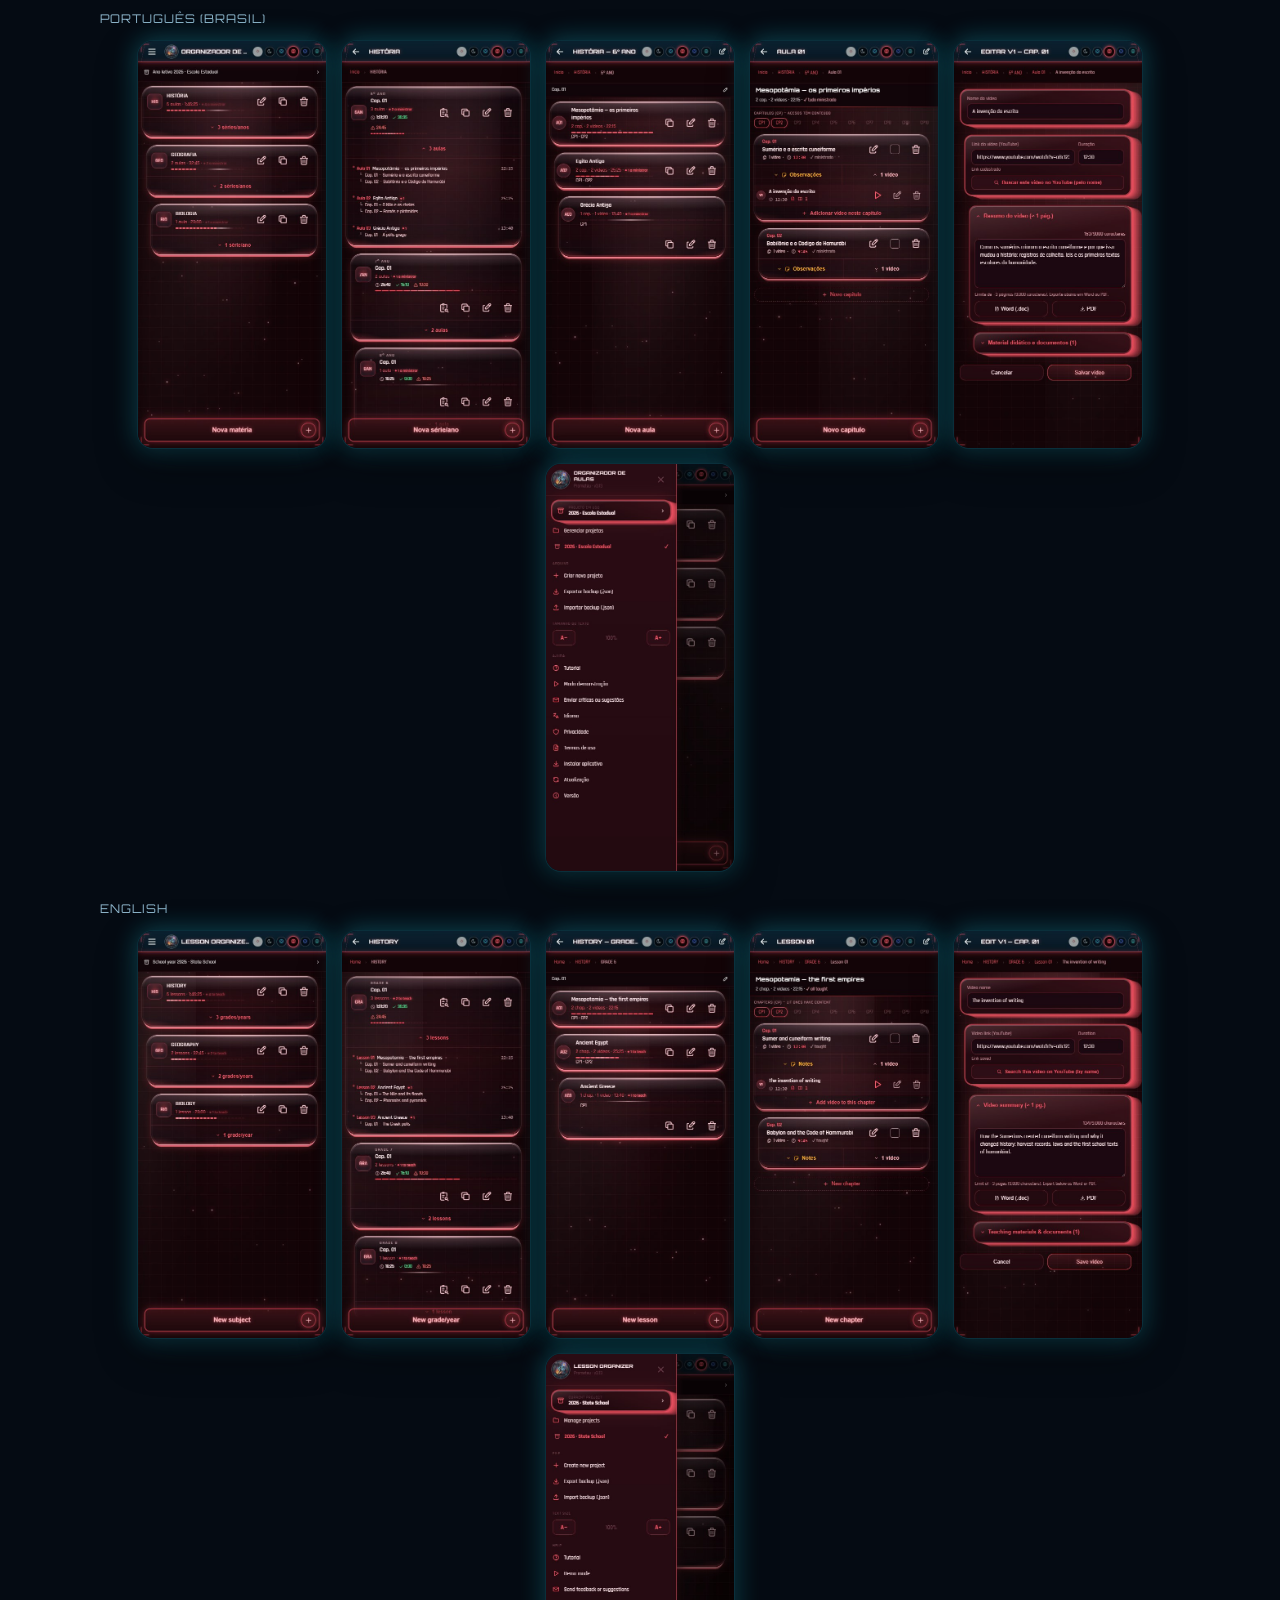
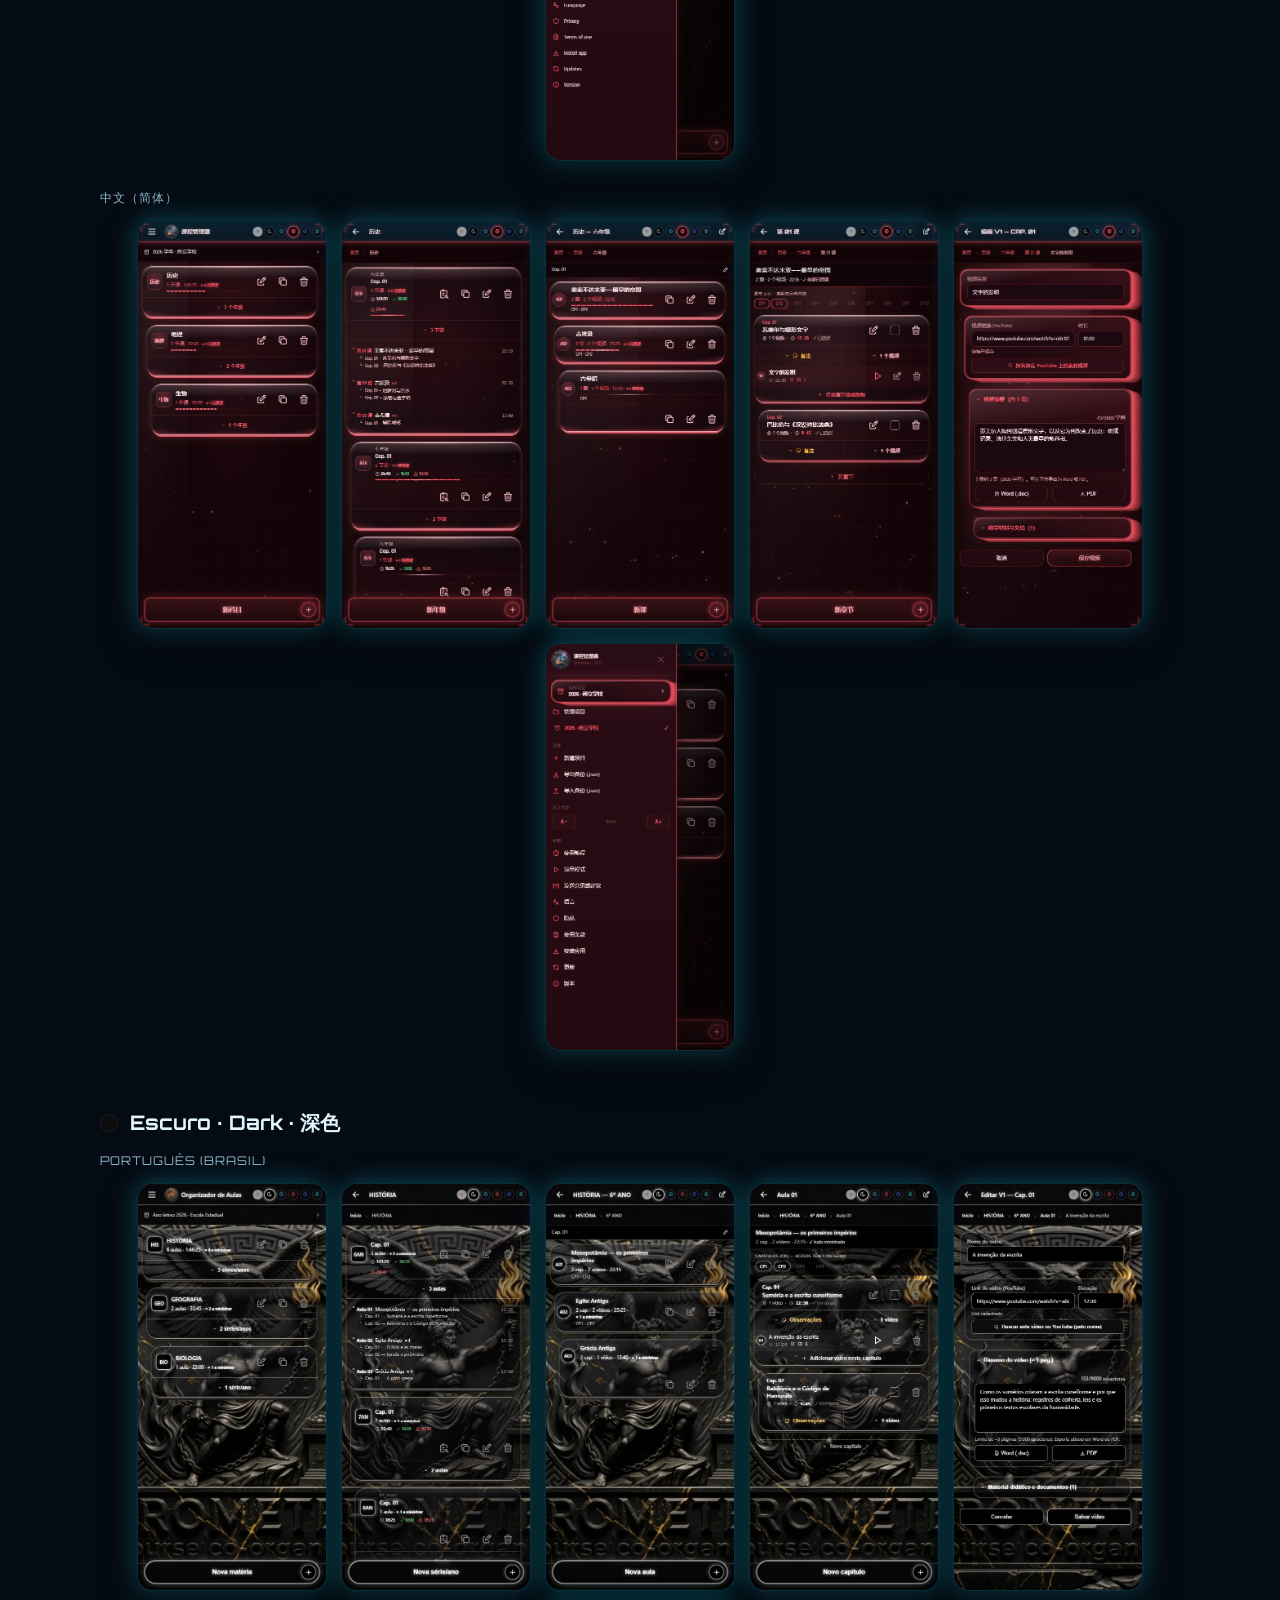
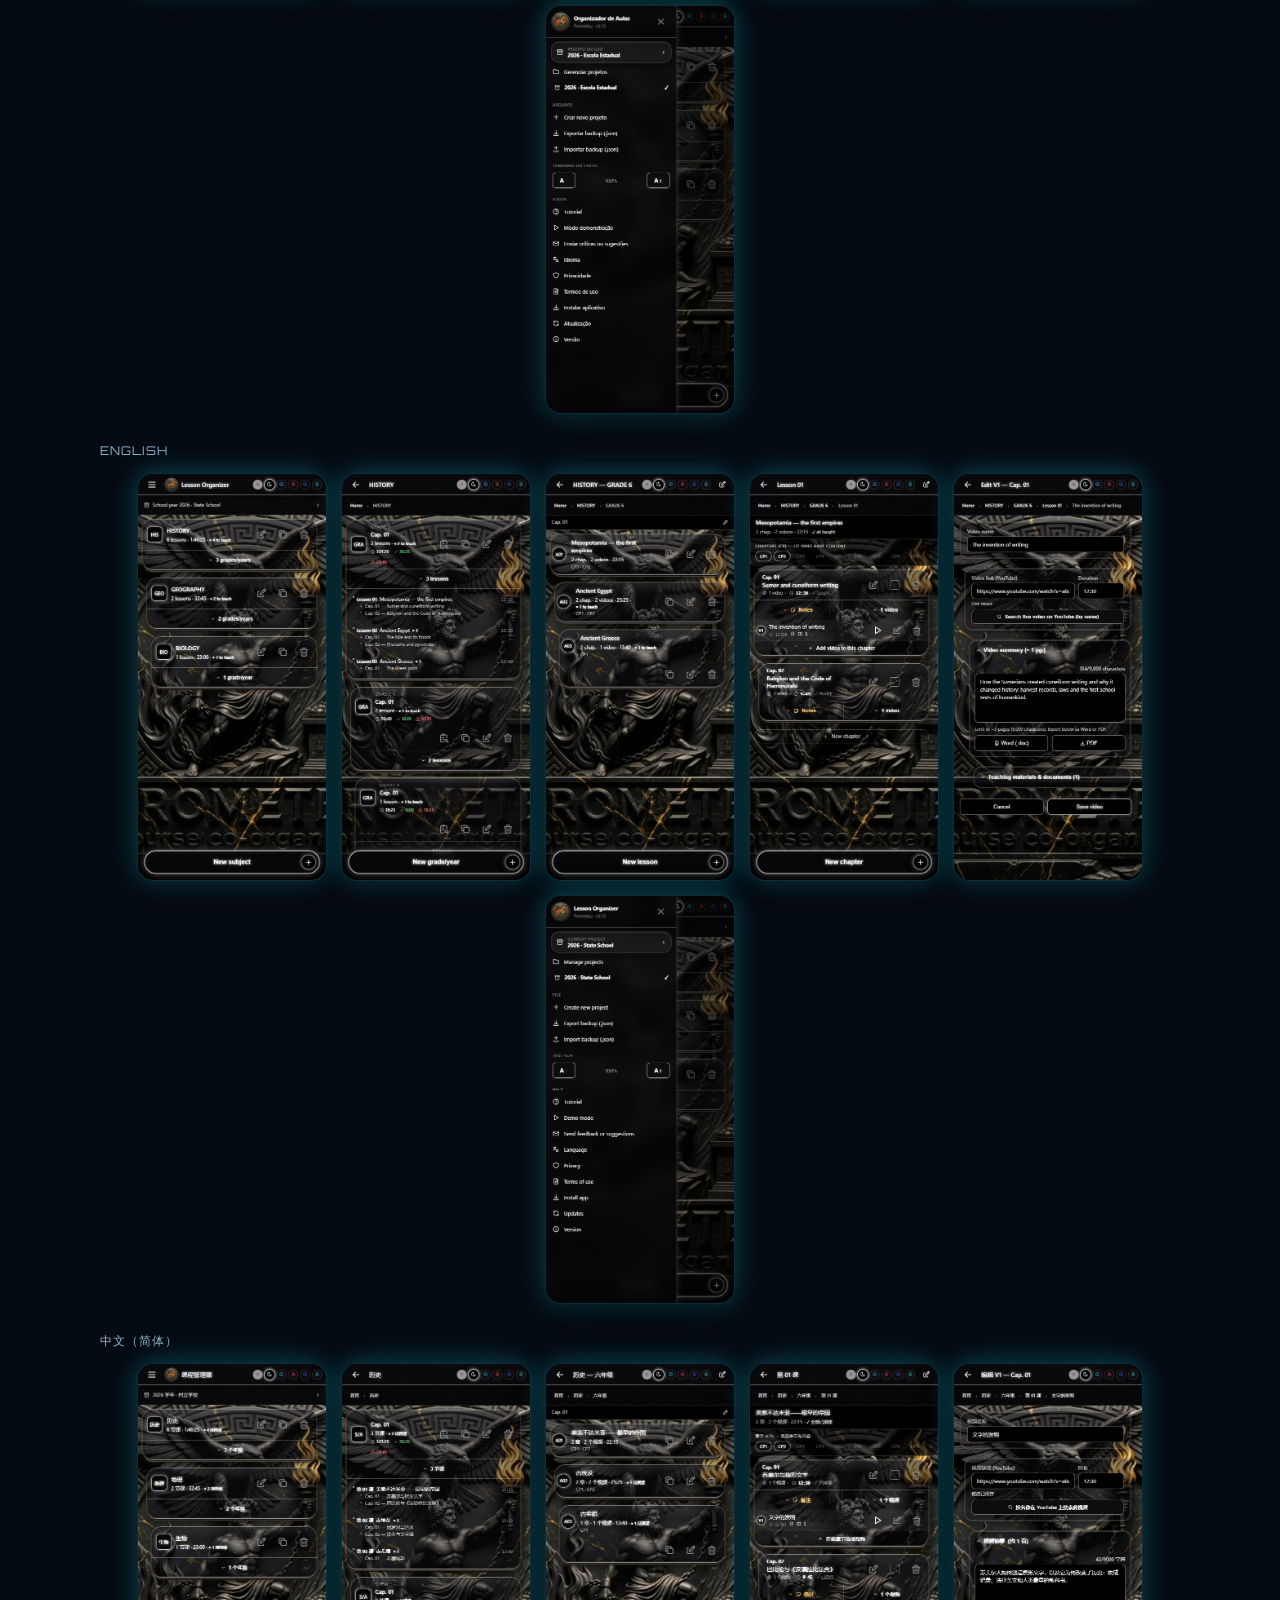
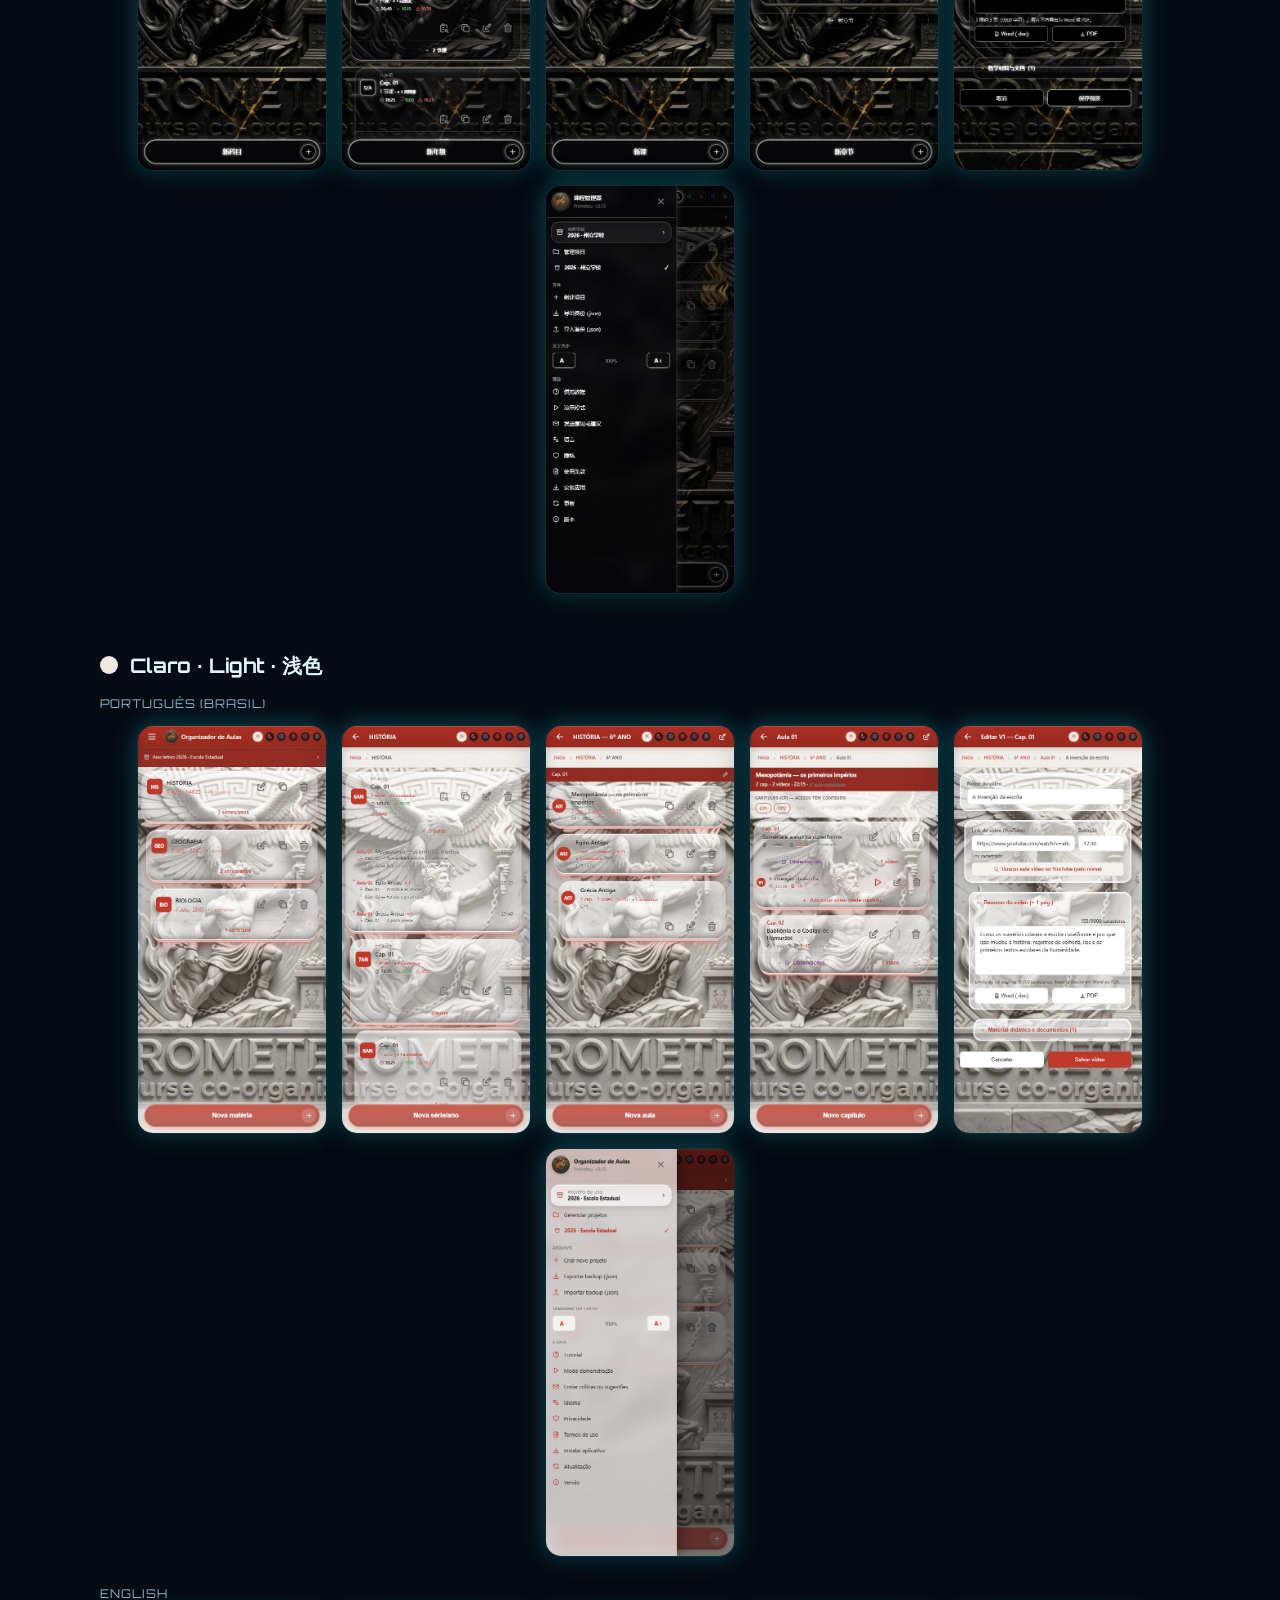
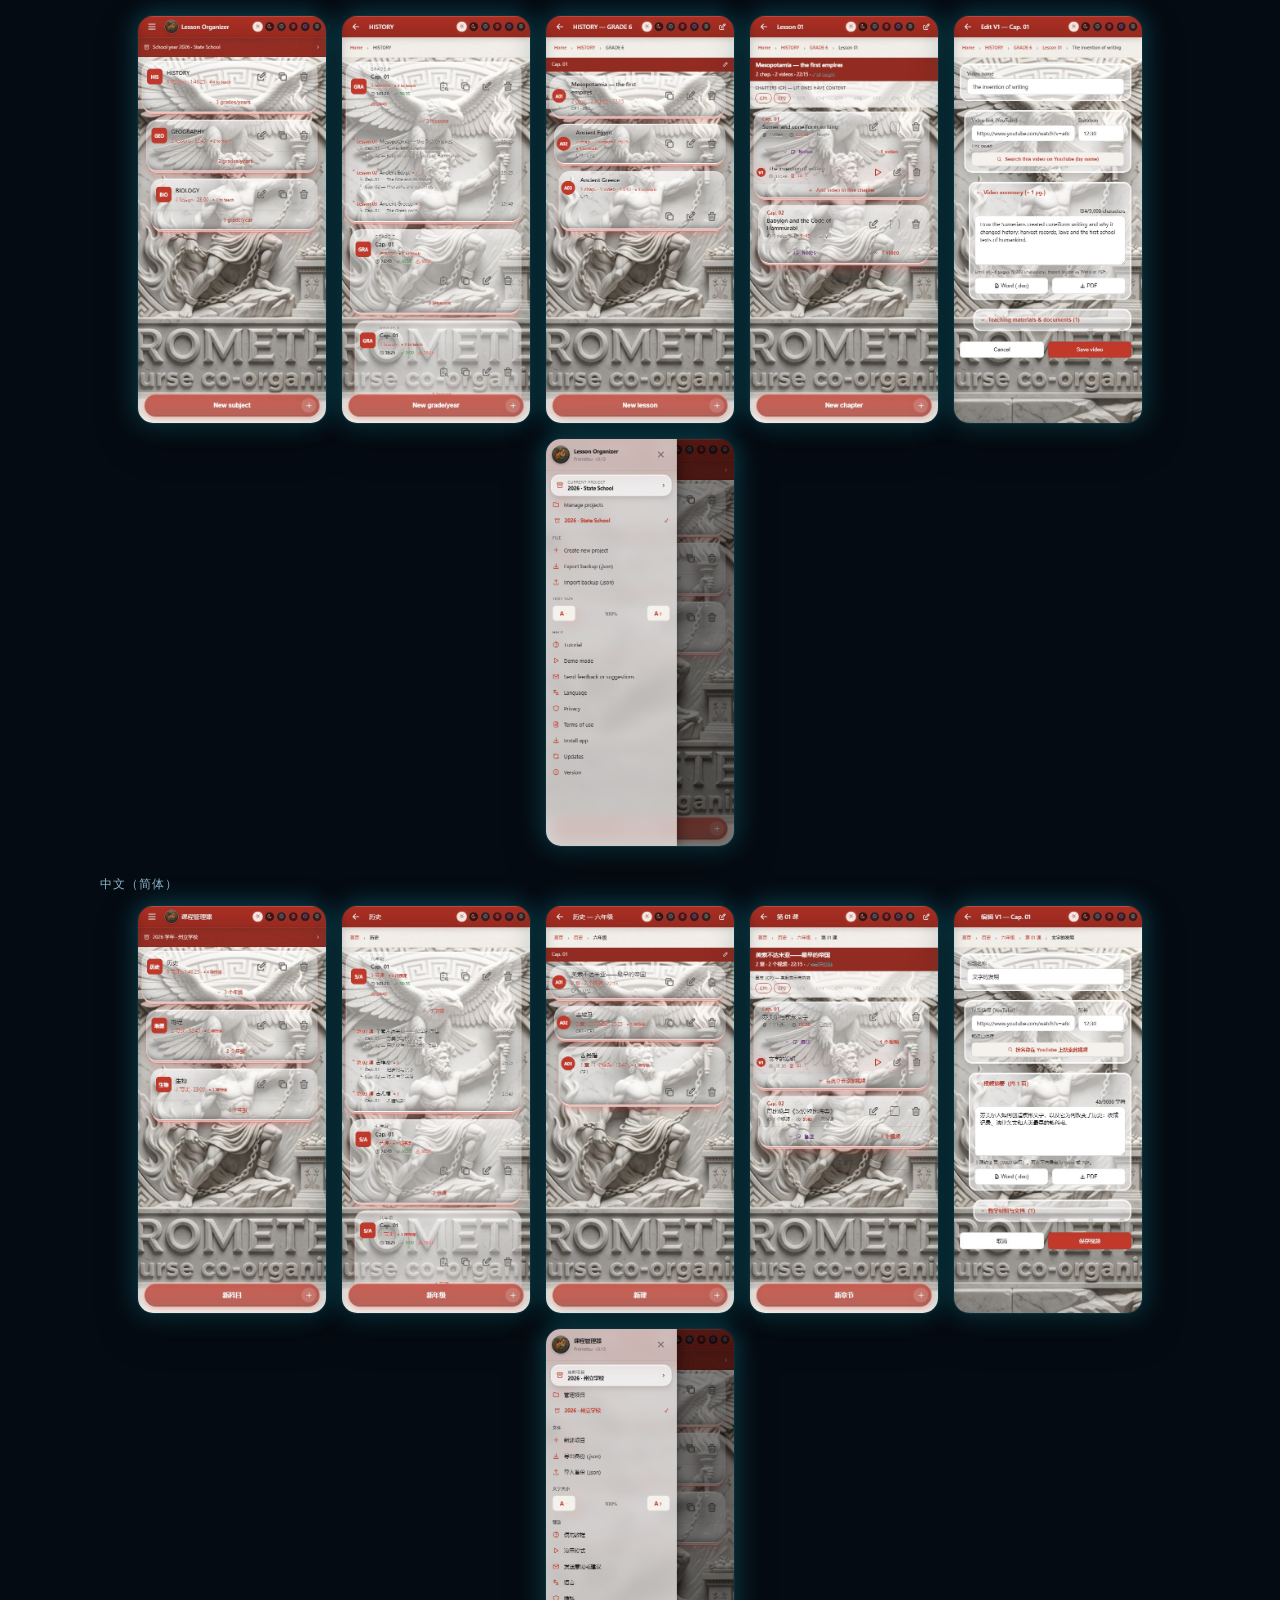
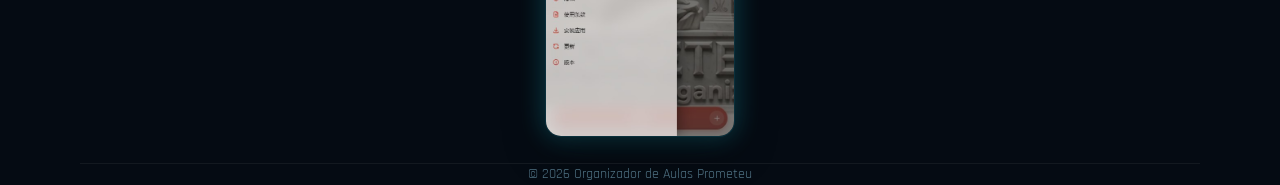
<file: galeria.html>
<!DOCTYPE html>
<html lang="pt-BR">
<head>
<meta charset="UTF-8">
<meta name="viewport" content="width=device-width, initial-scale=1.0">
<link rel="icon" type="image/png" href="media/icone.png">
<title>Galeria — Organizador de Aulas Prometeu</title>
<meta name="description" content="Todas as telas do Organizador de Aulas Prometeu: 5 modos de cor × 3 idiomas (Português, English, 中文).">
<link rel="preconnect" href="https://fonts.googleapis.com">
<link rel="preload" as="style" href="https://fonts.googleapis.com/css2?family=Orbitron:wght@600;700;900&family=Rajdhani:wght@400;500;600;700&display=swap" onload="this.onload=null;this.rel='stylesheet'">
<noscript><link href="https://fonts.googleapis.com/css2?family=Orbitron:wght@600;700;900&family=Rajdhani:wght@400;500;600;700&display=swap" rel="stylesheet"></noscript>
<style>
/* ⚠️ CONSERTO DO TIL — nao apagar. A Orbitron TEM os glifos "ã" e "õ", mas os
   desenha com acento GRAVE ("nào" por "não"); como o glifo existe, nenhuma
   fonte de reserva entra e o erro passa CALADO. Medido em 22/08/2026: so
   ã õ Ã Õ estao errados. Esta familia cobre SO esses 4 e vem antes da
   Orbitron na pilha. Vem do sistema: nao adiciona pedido de rede nem CSP. */
@font-face{font-family:'TilCerto';
  src:local('Segoe UI Semibold'),local('Segoe UI'),local('Roboto'),local('Noto Sans'),local('Arial');
  unicode-range:U+00C3,U+00D5,U+00E3,U+00F5}
:root{ /* Prometeu (P) — padrão */
  --bg:#050b13;--bg2:#081420;--card:#0a1a28;--card2:#0e2436;
  --txt:#e3f6ff;--txt2:#8fb6cc;--txt3:#4f7183;
  --acc:#22d3ee;--acc2:#0ea5b7;--gl:rgba(34,211,238,.35);
  --brd:rgba(34,211,238,.18);--brd2:rgba(255,255,255,.06);
  --glow1:rgba(34,211,238,.10);--glow2:rgba(14,165,183,.08);
  --nav:rgba(5,11,19,.72);--btxt:#04121a;--htmlbg:#050b13;
  --font-h:'TilCerto','Orbitron',sans-serif;--font-b:'Rajdhani',system-ui,sans-serif;
}
html.t-D{ --bg:#000;--bg2:#070707;--card:#0d0d0d;--card2:#141414;
  --txt:#fff;--txt2:#b8b8b8;--txt3:#6f6f6f;--acc:#f2f2f2;--acc2:#cfcfcf;
  --gl:rgba(255,255,255,.22);--brd:rgba(255,255,255,.16);--brd2:rgba(255,255,255,.06);
  --glow1:rgba(255,255,255,.05);--glow2:rgba(255,255,255,.03);
  --nav:rgba(0,0,0,.8);--btxt:#000;--htmlbg:#000;
  --font-h:'Segoe UI',system-ui,Arial,sans-serif;--font-b:'Segoe UI',system-ui,Arial,sans-serif; }
html.t-PR{ --bg:#120407;--bg2:#1a060a;--card:#1f0a10;--card2:#2a0e15;
  --txt:#ffe6ea;--txt2:#e0a3ad;--txt3:#8a5560;--acc:#ff3b5c;--acc2:#c62740;
  --gl:rgba(255,59,92,.33);--brd:rgba(255,59,92,.20);--brd2:rgba(255,255,255,.06);
  --glow1:rgba(255,59,92,.10);--glow2:rgba(198,39,64,.07);
  --nav:rgba(18,4,7,.75);--btxt:#fff;--htmlbg:#120407; }
html.t-PB{ --bg:#04060f;--bg2:#070c1a;--card:#0a1226;--card2:#0e1832;
  --txt:#e6edff;--txt2:#9db0d8;--txt3:#556685;--acc:#3b82f6;--acc2:#2563eb;
  --gl:rgba(59,130,246,.33);--brd:rgba(59,130,246,.20);--brd2:rgba(255,255,255,.06);
  --glow1:rgba(59,130,246,.10);--glow2:rgba(37,99,235,.07);
  --nav:rgba(4,6,15,.75);--btxt:#fff;--htmlbg:#04060f; }
html.t-L{ --bg:#F0EDE8;--bg2:#e7e2da;--card:#ffffff;--card2:#faf7f2;
  --txt:#2a2320;--txt2:#6b5f57;--txt3:#9a8d83;--acc:#c0563c;--acc2:#a5432b;
  --gl:rgba(192,86,60,.22);--brd:rgba(192,86,60,.22);--brd2:rgba(0,0,0,.08);
  --glow1:rgba(192,86,60,.08);--glow2:rgba(165,67,43,.05);
  --nav:rgba(255,255,255,.82);--btxt:#fff;--htmlbg:#F0EDE8;
  --font-h:'Segoe UI',system-ui,Arial,sans-serif;--font-b:'Segoe UI',system-ui,Arial,sans-serif; }
*{box-sizing:border-box;margin:0;padding:0}
html{scroll-behavior:smooth;background:var(--htmlbg);-webkit-text-size-adjust:100%;text-size-adjust:100%;overflow-x:clip}
body{font-family:var(--font-b);background:var(--bg);color:var(--txt);line-height:1.55;font-size:17px}
body::before{content:"";position:fixed;inset:0;pointer-events:none;z-index:0;
  background:radial-gradient(1100px 560px at 82% -10%,var(--glow1),transparent 60%),
             radial-gradient(820px 460px at -8% 18%,var(--glow2),transparent 55%);}
/* Arte em mármore do Prometeu como marca d'água do fundo */
:root{--arte:url("media/artes/arte-02-fundo.webp");--arteop:.22}
html.t-L{--arte:url("media/artes/arte-01-fundo.webp");--arteop:.28}
body::after{content:"";position:fixed;inset:0;pointer-events:none;z-index:0;
  background:var(--arte) center 30%/min(92vmin,940px) no-repeat;opacity:var(--arteop)}
.wrap{max-width:1120px;margin:0 auto;padding:0 20px;position:relative;z-index:1}
h1,h2,h3,.brand{font-family:var(--font-h)}
a{color:var(--acc);text-decoration:none}
nav{position:sticky;top:0;z-index:50;backdrop-filter:blur(10px);background:var(--nav);border-bottom:1px solid var(--brd2)}
.nav-in{display:flex;align-items:center;gap:10px 14px;min-height:60px;flex-wrap:wrap;padding:8px 0}
.brand{font-weight:900;font-size:15px;letter-spacing:.5px;color:var(--txt);display:flex;align-items:center;gap:8px}
.brand .dot{width:26px;height:26px;border-radius:50%;box-shadow:0 0 10px var(--gl);display:block}
.nav-links{margin-left:auto;display:flex;gap:8px 16px;align-items:center;flex-wrap:wrap}
.nav-links a{color:var(--txt2);font-size:14px;font-weight:600;transition:color .2s}
.nav-links a:hover,.nav-links a.here{color:var(--acc)}
@media(max-width:720px){ .nav-links{gap:6px 12px;width:100%} .nav-links a{font-size:13px} .brand{font-size:13px} }
.themes{display:flex;gap:6px;align-items:center}
.sw{width:20px;height:20px;border-radius:50%;border:1px solid var(--brd2);cursor:pointer;padding:0}
.sw.on{box-shadow:0 0 0 2px var(--acc)}
.lang{display:flex;gap:2px;border:1px solid var(--brd);border-radius:20px;overflow:hidden}
.lang button{background:none;border:none;color:var(--txt2);padding:5px 10px;font-family:var(--font-h);font-size:11px;font-weight:700;cursor:pointer}
.lang button.on{background:var(--acc);color:var(--btxt)}
header.top{padding:44px 0 6px}
header.top h1{font-size:clamp(26px,5vw,40px);font-weight:800;margin-bottom:10px}
header.top p{color:var(--txt2);font-size:17px;max-width:720px}
.tsec{padding:30px 0 8px}
.tsec>h2{font-size:20px;display:flex;align-items:center;gap:12px;margin-bottom:4px}
.tsec>h2 .swatch{width:18px;height:18px;border-radius:50%;border:1px solid var(--brd2);display:inline-block}
.tsec>.tsub{color:var(--txt3);font-size:14px;margin-bottom:12px}
.lrow{margin:14px 0 4px}
.lrow .ltag{font-family:var(--font-h);font-size:12px;letter-spacing:1px;color:var(--txt2);margin-bottom:8px}
.shots{display:flex;flex-wrap:wrap;gap:14px;justify-content:center;padding:4px 0 14px}
.shot{flex:0 0 auto;width:190px}
.shot img{width:100%;border-radius:16px;border:1px solid var(--brd);box-shadow:0 14px 40px rgba(0,0,0,.4),0 0 26px var(--gl);display:block;background:#050b13}
/* Evolução animada: tablet + celular lado a lado, as 4 eras empilhadas e
   pré-carregadas; a era visível leva .on (fade por opacity — sem trocar src,
   sem onload). */
.evostage{display:flex;gap:22px;align-items:flex-end;justify-content:center;flex-wrap:wrap;padding:10px 0 4px}
.evodev{position:relative}
.evodev img{position:absolute;inset:0;width:100%;height:100%;border-radius:16px;border:1px solid var(--brd);box-shadow:0 14px 40px rgba(0,0,0,.4),0 0 26px var(--gl);background:#050b13;opacity:0;transition:opacity .7s ease}
.evodev img.on{opacity:1}
.evotab{width:min(430px,90vw);aspect-ratio:880/631}
.evophone{width:200px;aspect-ratio:390/780}
@media(max-width:560px){ .evotab{width:min(340px,88vw)} .evophone{width:150px} }
.evocap{text-align:center;margin-top:14px;font-size:14px;color:var(--txt2);line-height:1.5;min-height:46px}
.evocap b{display:block;font-family:var(--font-h);font-size:13px;letter-spacing:.5px;color:var(--acc)}
.evodots{display:flex;gap:9px;justify-content:center;margin-top:8px;padding-bottom:14px}
.evodots button{width:11px;height:11px;border-radius:50%;border:1px solid var(--brd2);background:none;cursor:pointer;padding:0}
.evodots button.on{background:var(--acc);border-color:var(--acc)}
@media(prefers-reduced-motion:reduce){ .evodev img{transition:none} }
footer{border-top:1px solid var(--brd2);padding:26px 0 50px;color:var(--txt3);font-size:14px;text-align:center;margin-top:30px}
</style>
</head>
<body>
<nav><div class="wrap nav-in">
  <a class="brand" href="index.html"><img class="dot" src="media/icone.png" alt=""> ORGANIZADOR DE AULAS</a>
  <div class="nav-links">
    <a href="index.html#recursos" data-i="nav1">Recursos</a>
    <a href="index.html#preco" data-i="nav3">Preço</a>
    <a href="comprar.html" data-i="nav9">Comprar</a>
    <a href="galeria.html" class="here" data-i="nav6">Galeria</a>
    <a href="tablet.html" data-i="nav8">Tablet</a>
    <a href="manual.html" data-i="nav5">Manual</a>
    <a href="index.html#instalar" data-i="nav4">Instalar</a>
    <div class="themes" id="themes" title="Tema">
      <button class="sw" data-t="P"  style="background:#0a1a28" aria-label="Prometeu"></button>
      <button class="sw" data-t="PB" style="background:#0a1226" aria-label="Azul"></button>
      <button class="sw" data-t="PR" style="background:#1f0a10" aria-label="Vermelho"></button>
      <button class="sw" data-t="D"  style="background:#0d0d0d" aria-label="Escuro"></button>
      <button class="sw" data-t="L"  style="background:#efe9e1" aria-label="Claro"></button>
    </div>
    <div class="lang" id="lang">
      <button data-l="pt" class="on">PT</button><button data-l="en">EN</button><button data-l="es">ES</button><button data-l="zh">中文</button>
    </div>
  </div>
</div></nav>

<header class="top wrap">
  <h1 data-i="gTitle">Galeria</h1>
  <p data-i="gLead">Todas as telas do aplicativo, nos 5 modos de cor e em 3 idiomas (Português, English, 中文). Esta página mostra sempre tudo — independentemente do modo e do idioma escolhidos acima.</p>
</header>

<main class="wrap" id="gal"></main>

<footer class="wrap">© 2026 Organizador de Aulas Prometeu</footer>

<script>
/* ===== Conteúdo FIXO da galeria (não muda com o modo/idioma do site) ===== */
const THEMES_G=[
  ['P', '#0a1a28', 'Prometeu · Prometheus · 青色'],
  ['PB','#0a1226', 'Prometeu Azul · Blue · 蓝色'],
  ['PR','#1f0a10', 'Prometeu Vermelho · Red · 红色'],
  ['D', '#0d0d0d', 'Escuro · Dark · 深色'],
  ['L', '#efe9e1', 'Claro · Light · 浅色']
];
const LANGS_G=[['pt','PORTUGUÊS (BRASIL)'],['en','ENGLISH'],['zh','中文（简体）']];
const SCREENS_G=['01-materias','02-series-horas','03-aulas','04-capitulos','05-formulario-video','06-menu'];
/* Evolução do design: a mesma tela inicial em 4 marcos, animada nos dois
   aparelhos (capturas reais dos commits antigos — celular evo-*.jpg e tablet
   evo-*-tab.jpg — regeradas por tools/capturar-evolucao.py) */
const EVO_G=[
  ['evo-1-inicio',  'jul/2026 — O começo',
   'Blocos simples · Flat blocks · 扁平卡片'],
  ['evo-2-vidro3d', 'v3.2 — Vidro 3D',
   'Caixas de vidro · Glass boxes · 玻璃卡片'],
  ['evo-3-marmore', 'v3.5 — Mármore',
   'Logo e tampa 3D · Marble & 3D lid · 大理石与 3D 底座'],
  ['evo-5-atual',   'v3.13 — Hoje',
   'Vidro fosco · Frosted glass · 磨砂玻璃'],
];
document.getElementById('gal').innerHTML=`
  <section class="tsec" id="evolucao">
    <h2 data-i="gEvoT">A evolução do programa</h2>
    <p class="tsub" data-i="gEvoS">A mesma tela inicial, do primeiro esboço até hoje.</p>
    <div class="evostage">
      <div class="evodev evotab">${EVO_G.map(([f,mark],i)=>`<img src="media/evolucao/${f}-tab.jpg" alt="${mark} (tablet)" class="${i?'':'on'}">`).join('')}</div>
      <div class="evodev evophone">${EVO_G.map(([f,mark,cap],i)=>`<img src="media/evolucao/${f}.jpg" alt="${mark} — ${cap}" class="${i?'':'on'}">`).join('')}</div>
    </div>
    <div class="evocap" id="evocap"></div>
    <div class="evodots" id="evodots">${EVO_G.map(([,mark],i)=>`<button data-e="${i}" class="${i?'':'on'}" aria-label="${mark}"></button>`).join('')}</div>
  </section>`+THEMES_G.map(([t,sw,label])=>`
  <section class="tsec">
    <h2><span class="swatch" style="background:${sw}"></span>${label}</h2>
    ${LANGS_G.map(([l,ltag])=>`
      <div class="lrow">
        <div class="ltag">${ltag}</div>
        <div class="shots">
          ${SCREENS_G.map(s=>`<div class="shot"><img loading="lazy" src="screenshots/${l}-${t}-${s}.jpg" alt="${label} — ${ltag}"></div>`).join('')}
        </div>
      </div>`).join('')}
  </section>`).join('');

/* Troca de era: alterna a classe .on nas imagens já carregadas (o CSS faz o
   fade; no modo "reduzir movimento" vira corte seco). Dot clicado zera o
   relógio para a era escolhida não sumir na hora. */
let _evoI=0;
function _evoGo(i){
  _evoI=i;
  document.querySelectorAll('.evodev').forEach(d=>
    d.querySelectorAll('img').forEach((im,k)=>im.classList.toggle('on',k===i)));
  document.querySelectorAll('#evodots button').forEach((b,k)=>b.classList.toggle('on',k===i));
  const [,mark,cap]=EVO_G[i];
  document.getElementById('evocap').innerHTML=`<b>${mark}</b>${cap}`;
}
function _evoNext(){_evoGo((_evoI+1)%EVO_G.length)}
let _evoTimer=setInterval(_evoNext,3200);
document.getElementById('evodots').addEventListener('click',e=>{
  const b=e.target.closest('button'); if(!b)return;
  clearInterval(_evoTimer); _evoTimer=setInterval(_evoNext,3200);
  _evoGo(+b.dataset.e);
});
_evoGo(0);

/* ===== UI da página (cores/fontes e textos do topo seguem o site) ===== */
const LANGS=['pt','en','es','zh'];
const LANG_HTML={pt:'pt-BR',en:'en',es:'es',zh:'zh-CN'};
const I={
  nav1:['Recursos','Features','Recursos','功能'],
  nav3:['Preço','Pricing','Precio','价格'], nav9:['Comprar','Buy','Comprar','购买'],
  nav4:['Instalar','Install','Instalar','安装'],
  nav5:['Manual','Manual','Manual','手册'],
  nav6:['Galeria','Gallery','Galería','图库'],
  nav7:['Desenvolvedor','Developer','Desarrollador','开发者'],
  nav8:['Tablet','Tablet','Tablet','平板'],
  gTitle:['Galeria','Gallery','Galería','图库'],
  gEvoT:['A evolução do programa','How the app evolved','La evolución del programa','应用的演进'],
  gEvoS:['A mesma tela inicial, do primeiro esboço até hoje.',
         'The same home screen, from the first draft to today.',
         'La misma pantalla inicial, del primer boceto hasta hoy.',
         '同一主屏，从最初的草稿到现在。'],
  gLead:['Todas as telas do aplicativo, nos 5 modos de cor e em 3 idiomas (Português, English, 中文). Esta página mostra sempre tudo — independentemente do modo e do idioma escolhidos acima.',
         'Every screen of the app, in all 5 color modes and 3 languages (Português, English, 中文). This page always shows everything — regardless of the mode and language chosen above.',
         'Todas las pantallas de la app, en los 5 modos de color y 3 idiomas (Português, English, 中文). Esta página siempre lo muestra todo — sin importar el modo y el idioma elegidos arriba.',
         '应用的全部界面，涵盖 5 种配色模式和 3 种语言（Português、English、中文）。无论上方选择哪种模式和语言，本页始终展示全部内容。']
};
const LKEY='prometeu.site.lang', TKEY='prometeu.site.theme';
function setL(l){
  if(!LANGS.includes(l))l='pt';
  const i=LANGS.indexOf(l);
  document.documentElement.lang=LANG_HTML[l];
  document.querySelectorAll('#lang button').forEach(b=>b.classList.toggle('on',b.dataset.l===l));
  document.querySelectorAll('[data-i]').forEach(el=>{const v=I[el.getAttribute('data-i')];if(v&&v[i]!=null)el.innerHTML=v[i];});
  try{localStorage.setItem(LKEY,l);}catch(e){}
}
function setTheme(t){
  document.documentElement.className=(t==='P')?'':'t-'+t;
  document.querySelectorAll('#themes .sw').forEach(b=>b.classList.toggle('on',b.dataset.t===t));
  try{localStorage.setItem(TKEY,t);}catch(e){}
}
document.querySelectorAll('#lang button').forEach(b=>b.onclick=()=>setL(b.dataset.l));
document.querySelectorAll('#themes .sw').forEach(b=>b.onclick=()=>setTheme(b.dataset.t));
(function(){
  let l='pt',t='P';
  try{l=localStorage.getItem(LKEY);}catch(e){}
  if(!l){const n=(navigator.language||'pt');l=/^zh/i.test(n)?'zh':/^es/i.test(n)?'es':/^en/i.test(n)?'en':'pt';}
  try{t=localStorage.getItem(TKEY)||'P';}catch(e){}
  setTheme(t); setL(l);
})();
</script>
</body>
</html>
</file>
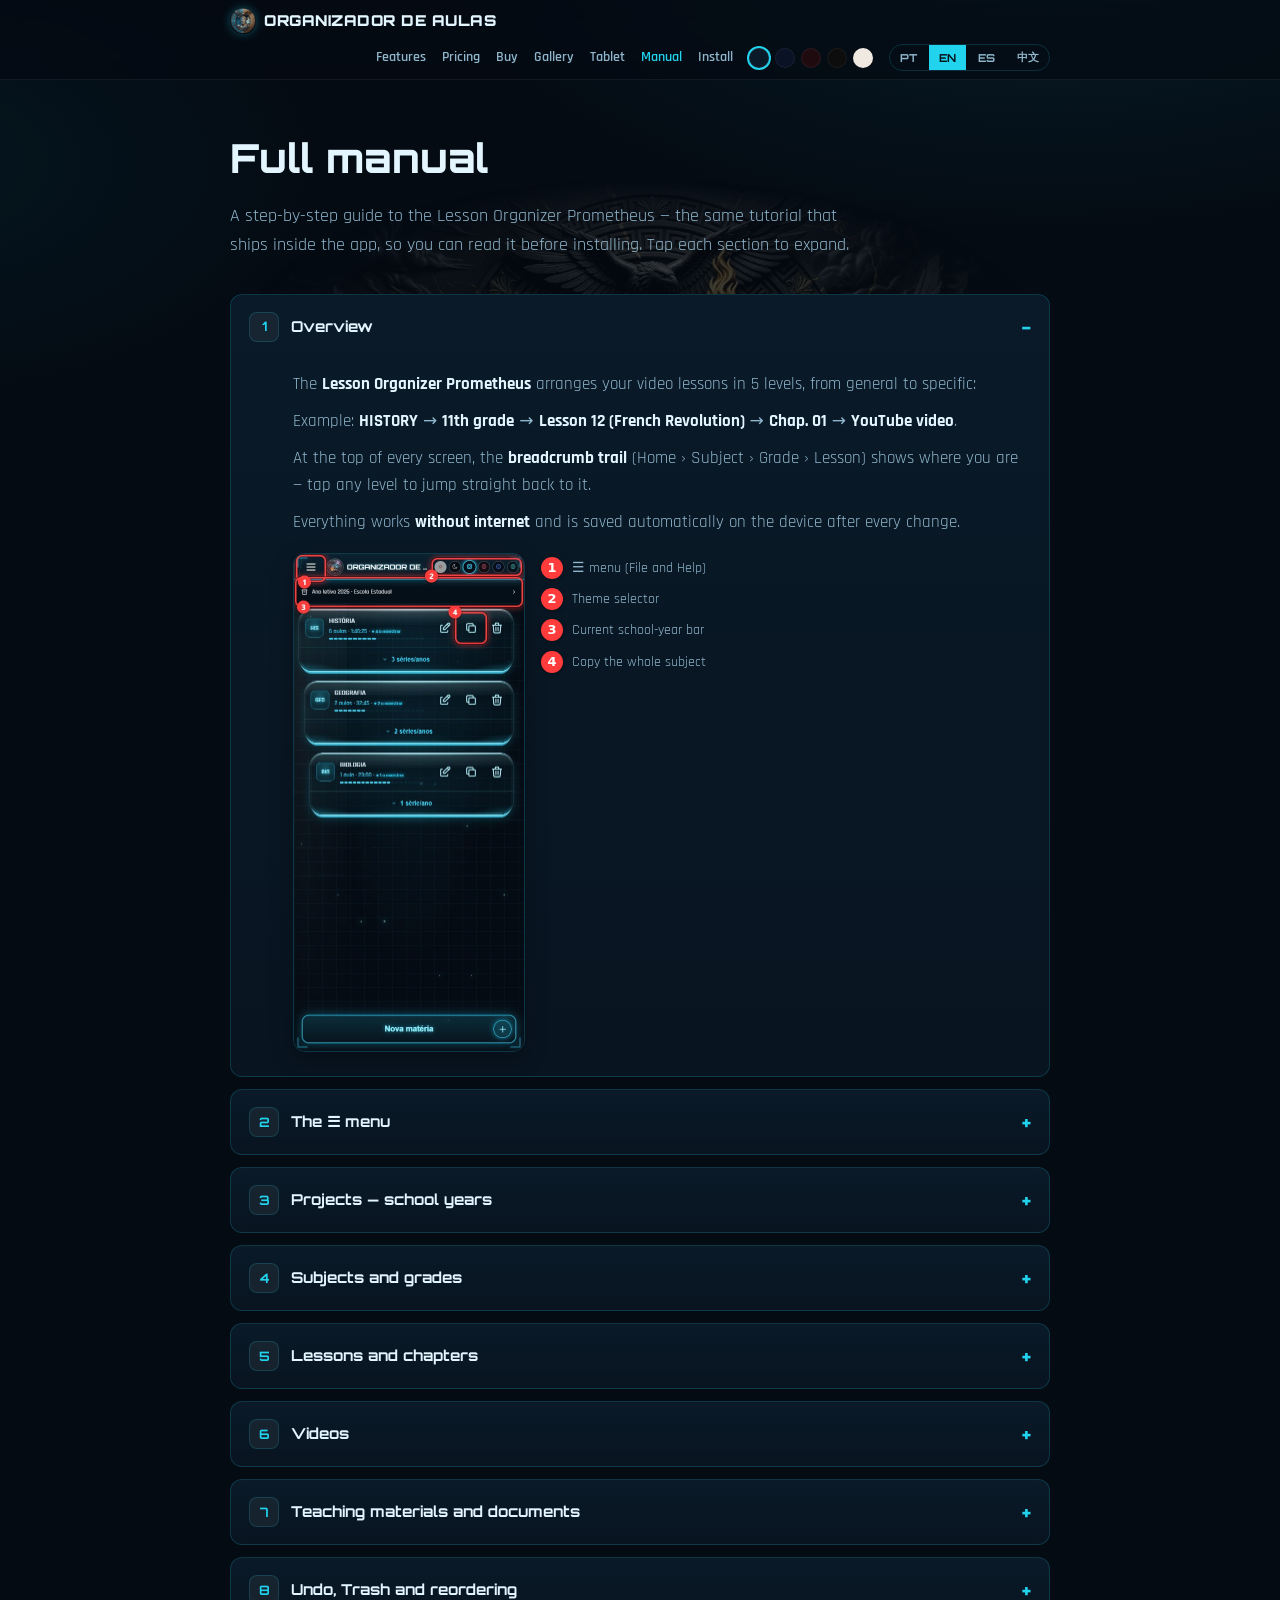
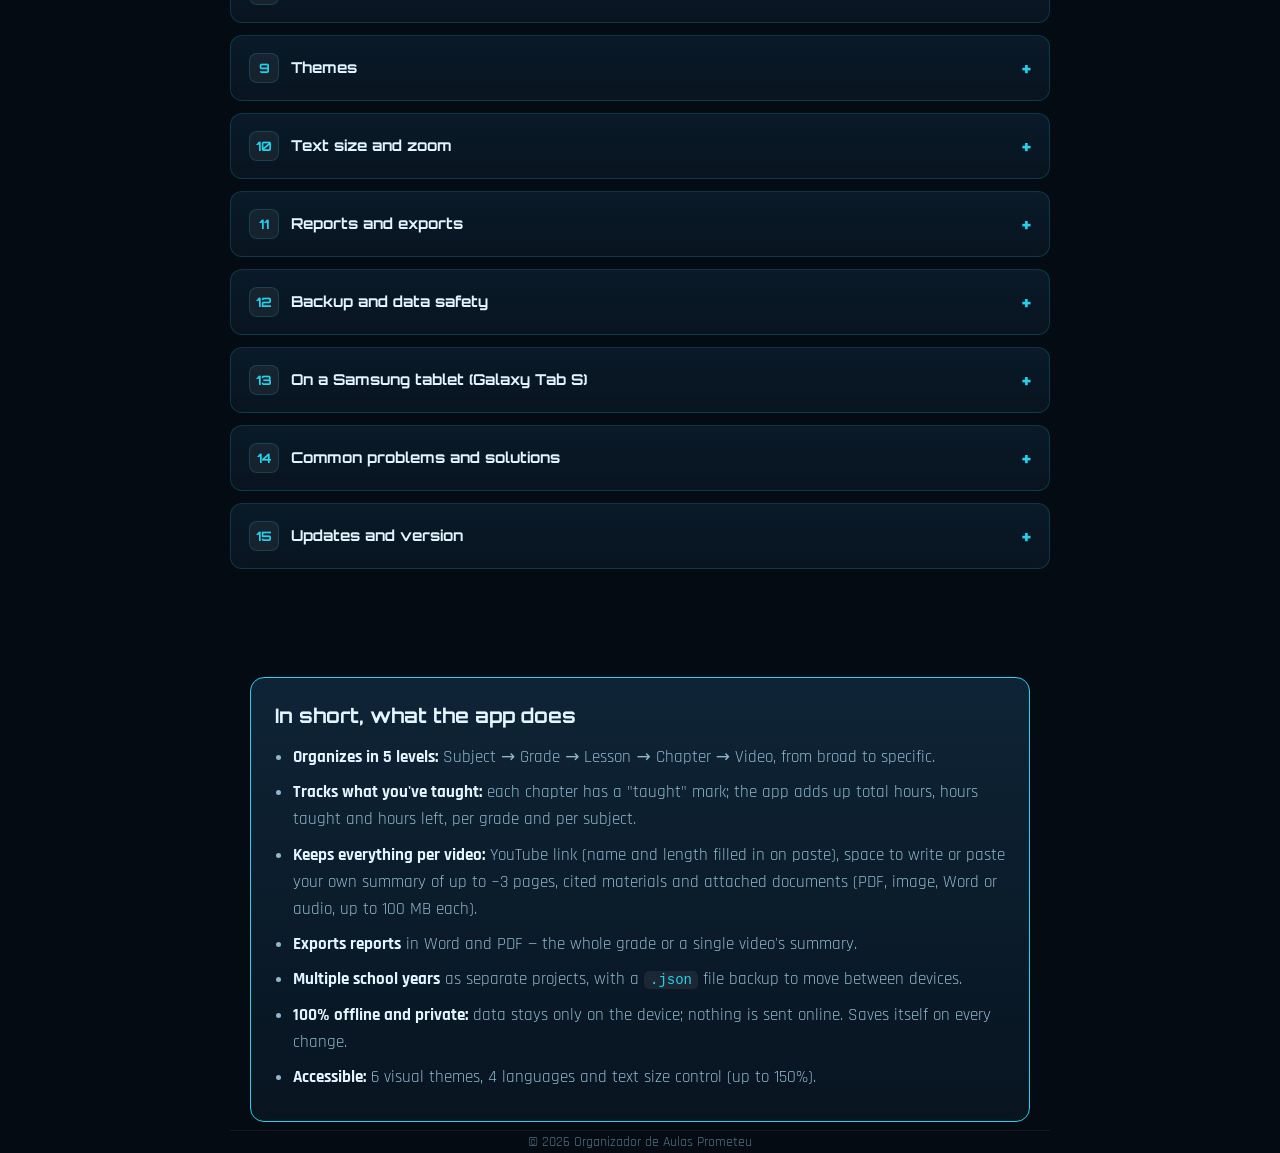
<file: manual.html>
<!DOCTYPE html>
<html lang="pt-BR">
<head>
<meta charset="UTF-8">
<meta name="viewport" content="width=device-width, initial-scale=1.0">
<link rel="icon" type="image/png" href="media/icone.png">
<title>Manual — Organizador de Aulas Prometeu</title>
<meta name="description" content="Manual completo do Organizador de Aulas Prometeu: passo a passo de todos os recursos, em 4 idiomas.">
<meta property="og:title" content="Manual — Organizador de Aulas Prometeu">
<meta property="og:description" content="Passo a passo de todos os recursos do Organizador de Aulas Prometeu, em 4 idiomas.">
<meta property="og:type" content="website">
<meta property="og:url" content="https://organizadordeaulas.github.io/manual.html">
<meta property="og:site_name" content="Organizador de Aulas Prometeu">
<meta property="og:image" content="https://organizadordeaulas.github.io/media/og-image-neon.jpg">
<meta property="og:image:width" content="1200">
<meta property="og:image:height" content="630">
<meta property="og:image:alt" content="Organizador de Aulas Prometeu — app para professores organizarem aulas em vídeo">
<meta property="og:locale" content="pt_BR">
<meta name="twitter:card" content="summary_large_image">
<meta name="twitter:title" content="Manual — Organizador de Aulas Prometeu">
<meta name="twitter:description" content="Passo a passo de todos os recursos do Organizador de Aulas Prometeu, em 4 idiomas.">
<meta name="twitter:image" content="https://organizadordeaulas.github.io/media/og-image-neon.jpg">
<link rel="preconnect" href="https://fonts.googleapis.com">
<link rel="preload" as="style" href="https://fonts.googleapis.com/css2?family=Orbitron:wght@600;700;900&family=Rajdhani:wght@400;500;600;700&display=swap" onload="this.onload=null;this.rel='stylesheet'">
<noscript><link href="https://fonts.googleapis.com/css2?family=Orbitron:wght@600;700;900&family=Rajdhani:wght@400;500;600;700&display=swap" rel="stylesheet"></noscript>
<style>
/* ⚠️ CONSERTO DO TIL — nao apagar. A Orbitron TEM os glifos "ã" e "õ", mas os
   desenha com acento GRAVE ("nào" por "não"); como o glifo existe, nenhuma
   fonte de reserva entra e o erro passa CALADO. Medido em 22/08/2026: so
   ã õ Ã Õ estao errados. Esta familia cobre SO esses 4 e vem antes da
   Orbitron na pilha. Vem do sistema: nao adiciona pedido de rede nem CSP. */
@font-face{font-family:'TilCerto';
  src:local('Segoe UI Semibold'),local('Segoe UI'),local('Roboto'),local('Noto Sans'),local('Arial');
  unicode-range:U+00C3,U+00D5,U+00E3,U+00F5}

:root{ /* Prometeu (P) — padrão */
  --bg:#050b13;--bg2:#081420;--card:#0a1a28;--card2:#0e2436;
  --txt:#e3f6ff;--txt2:#8fb6cc;--txt3:#4f7183;
  --acc:#22d3ee;--acc2:#0ea5b7;--gl:rgba(34,211,238,.35);
  --brd:rgba(34,211,238,.18);--brd2:rgba(255,255,255,.06);
  --glow1:rgba(34,211,238,.10);--glow2:rgba(14,165,183,.08);
  --nav:rgba(5,11,19,.72);--btxt:#04121a;--htmlbg:#050b13;
  --font-h:'TilCerto','Orbitron',sans-serif;--font-b:'Rajdhani',system-ui,sans-serif;
}
html.t-D{ --bg:#000;--bg2:#070707;--card:#0d0d0d;--card2:#141414;
  --txt:#fff;--txt2:#b8b8b8;--txt3:#6f6f6f;--acc:#f2f2f2;--acc2:#cfcfcf;
  --gl:rgba(255,255,255,.22);--brd:rgba(255,255,255,.16);--brd2:rgba(255,255,255,.06);
  --glow1:rgba(255,255,255,.05);--glow2:rgba(255,255,255,.03);
  --nav:rgba(0,0,0,.8);--btxt:#000;--htmlbg:#000;
  --font-h:'Segoe UI',system-ui,Arial,sans-serif;--font-b:'Segoe UI',system-ui,Arial,sans-serif; }
html.t-PR{ --bg:#120407;--bg2:#1a060a;--card:#1f0a10;--card2:#2a0e15;
  --txt:#ffe6ea;--txt2:#e0a3ad;--txt3:#8a5560;--acc:#ff3b5c;--acc2:#c62740;
  --gl:rgba(255,59,92,.33);--brd:rgba(255,59,92,.20);--brd2:rgba(255,255,255,.06);
  --glow1:rgba(255,59,92,.10);--glow2:rgba(198,39,64,.07);
  --nav:rgba(18,4,7,.75);--btxt:#fff;--htmlbg:#120407; }
html.t-PB{ --bg:#04060f;--bg2:#070c1a;--card:#0a1226;--card2:#0e1832;
  --txt:#e6edff;--txt2:#9db0d8;--txt3:#556685;--acc:#3b82f6;--acc2:#2563eb;
  --gl:rgba(59,130,246,.33);--brd:rgba(59,130,246,.20);--brd2:rgba(255,255,255,.06);
  --glow1:rgba(59,130,246,.10);--glow2:rgba(37,99,235,.07);
  --nav:rgba(4,6,15,.75);--btxt:#fff;--htmlbg:#04060f; }
html.t-L{ --bg:#F0EDE8;--bg2:#e7e2da;--card:#ffffff;--card2:#faf7f2;
  --txt:#2a2320;--txt2:#6b5f57;--txt3:#9a8d83;--acc:#c0563c;--acc2:#a5432b;
  --gl:rgba(192,86,60,.22);--brd:rgba(192,86,60,.22);--brd2:rgba(0,0,0,.08);
  --glow1:rgba(192,86,60,.08);--glow2:rgba(165,67,43,.05);
  --nav:rgba(255,255,255,.82);--btxt:#fff;--htmlbg:#F0EDE8;
  --font-h:'Segoe UI',system-ui,Arial,sans-serif;--font-b:'Segoe UI',system-ui,Arial,sans-serif; }

*{box-sizing:border-box;margin:0;padding:0}
html{scroll-behavior:smooth;background:var(--htmlbg);-webkit-text-size-adjust:100%;text-size-adjust:100%;overflow-x:clip}
body{font-family:var(--font-b);background:var(--bg);color:var(--txt);line-height:1.6;font-size:17px}
body::before{content:"";position:fixed;inset:0;pointer-events:none;z-index:0;
  background:radial-gradient(1100px 560px at 82% -10%,var(--glow1),transparent 60%),
             radial-gradient(820px 460px at -8% 18%,var(--glow2),transparent 55%);}
/* Arte em mármore do Prometeu como marca d'água do fundo */
:root{--arte:url("media/artes/arte-02-fundo.webp");--arteop:.22}
html.t-L{--arte:url("media/artes/arte-01-fundo.webp");--arteop:.28}
body::after{content:"";position:fixed;inset:0;pointer-events:none;z-index:0;
  background:var(--arte) center 30%/min(92vmin,940px) no-repeat;opacity:var(--arteop)}
.wrap{max-width:820px;margin:0 auto;padding:0 20px;position:relative;z-index:1}
h1,h2,h3,.brand{font-family:var(--font-h)}
a{color:var(--acc);text-decoration:none}
nav{position:sticky;top:0;z-index:50;backdrop-filter:blur(10px);background:var(--nav);border-bottom:1px solid var(--brd2)}
.nav-in{display:flex;align-items:center;gap:10px 14px;min-height:60px;flex-wrap:wrap;padding:8px 0}
.brand{font-weight:900;font-size:15px;letter-spacing:.5px;color:var(--txt);display:flex;align-items:center;gap:8px}
.brand .dot{width:26px;height:26px;border-radius:50%;box-shadow:0 0 10px var(--gl);display:block}
.nav-links{margin-left:auto;display:flex;gap:8px 16px;align-items:center;flex-wrap:wrap}
.nav-links a{color:var(--txt2);font-size:14px;font-weight:600;transition:color .2s}
.nav-links a:hover,.nav-links a.here{color:var(--acc)}
@media(max-width:720px){ .nav-links{gap:6px 12px;width:100%} .nav-links a{font-size:13px} .brand{font-size:13px} }
.themes{display:flex;gap:6px;align-items:center}
.sw{width:20px;height:20px;border-radius:50%;border:1px solid var(--brd2);cursor:pointer;padding:0;position:relative}
.sw.on{box-shadow:0 0 0 2px var(--acc)}
.lang{display:flex;gap:2px;border:1px solid var(--brd);border-radius:20px;overflow:hidden}
.lang button{background:none;border:none;color:var(--txt2);padding:5px 10px;font-family:var(--font-h);font-size:11px;font-weight:700;cursor:pointer}
.lang button.on{background:var(--acc);color:var(--btxt)}
header.top{padding:46px 0 20px}
header.top h1{font-size:clamp(26px,5vw,40px);font-weight:800;margin-bottom:12px}
header.top p.lead{color:var(--txt2);font-size:18px;max-width:640px}
.man{padding:14px 0 70px}
.sec{background:linear-gradient(180deg,var(--card),var(--bg2));border:1px solid var(--brd);border-radius:12px;margin-bottom:12px;overflow:hidden}
.sec>summary{padding:16px 18px;cursor:pointer;font-family:var(--font-h);font-weight:700;font-size:15px;color:var(--txt);list-style:none;display:flex;align-items:center;gap:12px}
.sec>summary::-webkit-details-marker{display:none}
.sec>summary .n{min-width:30px;height:30px;border-radius:8px;background:rgba(127,127,127,.12);border:1px solid var(--brd);color:var(--acc);display:flex;align-items:center;justify-content:center;font-size:13px}
.sec>summary::after{content:"+";margin-left:auto;color:var(--acc);font-size:20px}
.sec[open]>summary::after{content:"−"}
.sec .body{padding:2px 20px 18px 62px}
.sec .body p{margin:10px 0;color:var(--txt2)}
.sec .body b{color:var(--txt)}
.sec .body ul,.sec .body ol{margin:10px 0 10px 20px;color:var(--txt2)}
.sec .body li{margin:6px 0}
.sec .body code{background:rgba(127,127,127,.14);padding:1px 6px;border-radius:5px;font-size:14px;color:var(--acc)}
.mshot{margin:16px 0 6px;display:flex;flex-wrap:wrap;gap:16px;align-items:flex-start}
.mshot img{width:232px;max-width:100%;border-radius:12px;border:1px solid var(--brd);box-shadow:0 8px 22px rgba(0,0,0,.28)}
.mshot figcaption{flex:1;min-width:190px;display:flex;flex-direction:column;gap:9px;font-size:14px;color:var(--txt2);padding-top:4px}
.mshot .fl{display:flex;gap:9px;align-items:flex-start}
.mshot .fl b{flex:0 0 auto;width:22px;height:22px;border-radius:50%;background:#ff3b3b;color:#fff;font:700 13px/22px system-ui;text-align:center;box-shadow:0 1px 4px rgba(0,0,0,.4)}
.extra{background:linear-gradient(180deg,var(--card2),var(--bg2));border:1px solid var(--acc);border-radius:14px;padding:22px 24px;margin:26px 0 8px}
.extra h2{font-size:20px;margin-bottom:6px}
.extra ul{margin:12px 0 0 18px}.extra li{margin:8px 0;color:var(--txt2)}.extra b{color:var(--txt)}
.extra code{background:rgba(127,127,127,.14);padding:1px 6px;border-radius:5px;font-size:14px;color:var(--acc)}
footer{border-top:1px solid var(--brd2);padding:26px 0 50px;color:var(--txt3);font-size:14px;text-align:center}
@media(max-width:560px){ .sec .body{padding-left:20px} .brand{font-size:12px} }
</style>
</head>
<body>
<nav><div class="wrap nav-in">
  <a class="brand" href="index.html"><img class="dot" src="media/icone.png" alt=""> ORGANIZADOR DE AULAS</a>
  <div class="nav-links">
    <a href="index.html#recursos" data-i="nav1">Recursos</a>
    <a href="index.html#preco" data-i="nav3">Preço</a>
    <a href="comprar.html" data-i="nav9">Comprar</a>
    <a href="galeria.html" data-i="nav6">Galeria</a>
    <a href="tablet.html" data-i="nav8">Tablet</a>
    <a href="manual.html" class="here" data-i="nav5">Manual</a>
    <a href="index.html#instalar" data-i="nav4">Instalar</a>
    <div class="themes" id="themes" title="Tema">
      <button class="sw" data-t="P"  style="background:#0a1a28" aria-label="Prometeu"></button>
      <button class="sw" data-t="PB" style="background:#0a1226" aria-label="Azul"></button>
      <button class="sw" data-t="PR" style="background:#1f0a10" aria-label="Vermelho"></button>
      <button class="sw" data-t="D"  style="background:#0d0d0d" aria-label="Escuro"></button>
      <button class="sw" data-t="L"  style="background:#efe9e1" aria-label="Claro"></button>
    </div>
    <div class="lang" id="lang">
      <button data-l="pt" class="on">PT</button><button data-l="en">EN</button><button data-l="es">ES</button><button data-l="zh">中文</button>
    </div>
  </div>
</div></nav>

<header class="top wrap">
  <h1 id="mTitle">Manual completo</h1>
  <p class="lead" id="mLead"></p>
</header>

<main class="wrap man" id="man"></main>

<section class="wrap"><div class="extra">
  <h2 id="exH"></h2>
  <div id="exBody"></div>
</div></section>

<footer class="wrap">© 2026 Organizador de Aulas Prometeu</footer>

<script>
const DATA={"pt":[{"ic":"ti-book-2","t":"Visão geral","c":"<p>O <b>Organizador de Aulas Prometeu</b> organiza suas aulas em vídeo em 5 níveis, do geral para o específico:</p>\n\n<p>Exemplo: <b>HISTÓRIA</b> → <b>2° ano EM</b> → <b>Aula 12 (Revolução Francesa)</b> → <b>Cap. 01</b> → <b>vídeo do YouTube</b>.</p>\n<p>No alto de cada tela, a <b>trilha de navegação</b> (Início › Matéria › Série › Aula) mostra onde você está — toque em qualquer nível para voltar direto a ele.</p>\n<p>Tudo funciona <b>sem internet</b> e é salvo automaticamente no aparelho a cada alteração.</p>","f":[{"img":"01-inicio","leg":["Menu ☰ (Arquivo e Ajuda)","Seletor de temas","Barra do ano letivo em uso","Copiar a matéria inteira"]}]},{"ic":"ti-menu-2","t":"O menu ☰","c":"<p>O botão <b>☰</b> (canto superior esquerdo da tela inicial) abre o <b>menu</b> — é por ele que se começa a usar o app. Lá dentro estão:</p>\n<ul>\n<li><b>Projeto em uso</b> e a lista de troca rápida (até 7 anos letivos).</li>\n<li><b>Arquivo:</b> criar e gerenciar projetos, e exportar/importar o <b>backup (.json)</b>.</li>\n<li><b>Ativar / Comprar:</b> ativar a versão completa (na cópia adquirida pelo site).</li>\n<li><b>Ajuda:</b> Tutorial, <b>Modo demonstração</b>, Idioma, Privacidade, Termos de uso, Atualização e Versão.</li>\n</ul>\n<p>Para fechar o menu, toque na área escura ao lado ou no <b>✕</b>.</p>","f":[{"img":"02-menu","leg":["Gerenciar projetos (anos letivos)","Exportar backup (.json)","Aumentar o tamanho do texto"]}]},{"ic":"ti-archive","t":"Projetos — anos letivos","c":"<p>Cada <b>projeto</b> guarda um ano letivo completo (Ano + Instituição), com todas as matérias, aulas e documentos.</p>\n\n<ul>\n<li><b>Criar:</b> menu ☰ → <b>Criar novo projeto</b> → preencha <b>Ano</b> e <b>Instituição</b>. O projeto novo começa vazio e vira o projeto em uso.</li>\n<li><b>Arquivar:</b> nada se perde — o ano anterior fica guardado na lista de projetos.</li>\n<li><b>Trocar:</b> toque na barra do ano letivo (na tela inicial) ou abra o menu ☰ e toque no projeto na lista — ele vira o projeto em uso e já abre a tela de <b>Gerenciar projetos</b>. O botão <b>Gerenciar projetos</b> fica logo no topo do menu.</li>\n<li><b>Gerenciar projetos:</b> na lista, cada ano tem quatro ícones — <b>baixar</b> (exporta o backup só daquele ano), <b>lápis</b> (editar Ano e Instituição), <b>copiar</b> (duplica o ano inteiro, com tudo dentro) e <b>lixeira</b> (excluir).</li>\n<li><b>Guardar fora do aparelho:</b> use <b>Exportar backup</b> (seção Backup, mais abaixo).</li>\n</ul>","f":[{"img":"03-projetos","leg":["Baixar o backup só daquele ano","Editar Ano e Instituição","Duplicar o ano inteiro","Excluir o ano letivo"]}]},{"ic":"ti-books","t":"Matérias e séries","c":"<p>A tela inicial lista as <b>matérias</b>. Dentro de uma matéria ficam as <b>séries/anos</b> (ex.: 1°, 2° e 3° ano).</p>\n<ul>\n<li><b>Nova matéria:</b> botão grande no rodapé da tela inicial.</li>\n<li><b>Nova série:</b> abra a matéria e toque em <b>Nova série/ano</b>.</li>\n<li><b>Sugestão automática:</b> ao criar série, aula, capítulo ou projeto, o app mostra o próximo número em <b>cinza-claro</b> dentro do campo (ex.: “3° ANO” depois de “2° ANO”). Para aceitar, aperte a <b>seta → do teclado</b>; para outro valor, é só digitar por cima.</li>\n<li><b>Copiar/colar série:</b> o ícone de <b>copiar</b> no cartão da série copia a série inteira (aulas, capítulos, vídeos e anexos). Abra a matéria de destino — inclusive de <b>outro ano/projeto</b> — e toque em <b>Colar série</b>.</li>\n<li><b>Copiar matéria:</b> o ícone de <b>copiar</b> no cartão da matéria copia a matéria inteira, com todas as séries. Troque de ano letivo e toque em <b>Colar matéria</b>; para desistir de uma cópia em espera, toque no <b>✕</b> ao lado do botão Colar.</li>\n<li>Na série, o botão com a <b>setinha (nº de aulas)</b> abre a árvore resumida das aulas.</li>\n<li><b>Horas de cada série:</b> o cartão mostra três indicadores — <b>Horas totais</b> (soma da duração de todos os vídeos), <b>Ministradas</b> (capítulos já marcados como dados) e <b>Não ministradas</b> (o que ainda falta). Eles se atualizam sozinhos conforme você marca os capítulos.</li>\n<li>O ícone de <b>relatório</b> na série gera um documento Word/PDF com toda a estrutura.</li>\n<li>Os ícones de <b>lápis</b> e <b>lixeira</b> editam e removem cada item.</li>\n</ul>","f":[{"img":"04-series","leg":["Copiar a série","Relatório da série","Abrir a árvore de aulas"]}]},{"ic":"ti-player-play","t":"Aulas e capítulos","c":"<p>Dentro da série ficam as <b>aulas</b> (numeradas automaticamente) e, dentro de cada aula, os <b>capítulos</b>.</p>\n\n<ul>\n<li><b>Copiar/colar aula:</b> o ícone de <b>copiar</b> no cartão da aula copia a aula inteira (capítulos, vídeos e anexos). Abra a série de destino — pode ser de <b>outro ano/projeto</b> — e toque no botão <b>Colar aula</b> que surge no rodapé.</li>\n<li><b>Transferir várias aulas de uma vez:</b> segure o dedo por <b>2 segundos</b> numa aula, sem arrastar — cada aula ganha uma <b>caixinha de seleção</b>. Marque as que quiser e use a barra que surge no rodapé para copiá-las juntas para outra série.</li>\n<li>A <b>caixinha</b> do capítulo controla a pendência: marcada = ainda falta dar essa aula; vazia = já ministrada. Os contadores “● a ministrar” sobem para aula, série e matéria.</li>\n<li>Os <b>chips CP1…CP11</b> acendem quando o capítulo tem conteúdo; tocar num chip aceso rola até o capítulo.</li>\n<li><b>Observações:</b> cada capítulo tem uma janelinha “Observações” (recolhida por padrão) para anotações livres — lembretes, tarefas, páginas do livro. O ponto ● indica que há texto salvo.</li>\n</ul>","f":[{"img":"05-aulas","leg":["Copiar a aula"]},{"img":"06-selecao","leg":["Caixinha de seleção (segure a aula por 2 segundos)","Barra para transferir as aulas marcadas"]},{"img":"07-capitulos","leg":["Marcar o capítulo como ministrado","Fichas dos capítulos (CP)","Observações do capítulo","Abrir o vídeo"]}]},{"ic":"ti-video-off","t":"Vídeos","c":"<p>Dentro do capítulo, toque em <b>Adicionar vídeo</b>. No formulário você pode:</p>\n<ul>\n<li><b>Nome</b> do vídeo (obrigatório).</li>\n<li><b>Link do YouTube:</b> ao colar, o app preenche sozinho o <b>nome do vídeo</b> e a <b>duração</b> (precisa de internet só nessa hora). Sem link, o botão de lupa procura o vídeo pelo nome no YouTube.</li>\n<li><b>Duração</b> no campo pequeno ao lado do link (MM:SS ou H:MM:SS) — se não for detectada sozinha, preencha à mão; ela alimenta os totais de aula, série e matéria.</li>\n<li><b>Resumo</b> de até ≈3 páginas — fica numa seção recolhida abaixo do botão de busca; toque nela para abrir. Exporta em <b>Word (.doc)</b> ou <b>PDF</b>.</li>\n<li><b>Rascunho automático:</b> o que você digita neste formulário é guardado sozinho; se o app fechar sem salvar, ele oferece restaurar tudo na próxima abertura.</li>\n</ul>\n<p>Na lista, o <b>▶</b> abre o link do vídeo e os ícones ao lado do tempo mostram se há resumo, materiais ou documentos anexados.</p>","f":[{"img":"08-video","leg":["Nome do vídeo","Link do YouTube","Duração","Resumo do vídeo"]}]},{"ic":"ti-paperclip","t":"Material didático e documentos","c":"<p>No formulário do vídeo, a seção <b>“Material didático e documentos”</b> fica recolhida — toque nela para expandir.</p>\n\n<ul>\n<li><b>Materiais citados:</b> lista simples com o <b>título</b> do livro citado no vídeo. A <b>lupa</b> ao lado de cada material procura na internet uma versão <b>gratuita em PDF</b> do livro.</li>\n<li><b>Documentos anexados:</b> toque em <b>Importar PDF, imagem, Word ou áudio</b> para guardar até <b>10 arquivos por vídeo</b> (até <b>100 MB</b> cada — cabe um livro inteiro) dentro do próprio app.</li>\n<li>Cada documento tem um <b>Título</b> editável, além de <b>miniatura</b> (fotos) ou <b>selo colorido</b> (PDF, DOC, áudio) para reconhecer o tipo de longe.</li>\n<li>O <b>olhinho</b> abre PDFs e imagens na hora; arquivos Word são baixados para abrir no editor do aparelho. Se um PDF não abrir, teste outro documento — alguns arquivos já vêm com defeito de origem.</li>\n<li>O botão de <b>compartilhar</b> envia o documento por <b>WhatsApp</b>, e-mail ou qualquer outro app do aparelho.</li>\n<li>Os anexos entram no backup do projeto e saem nos relatórios.</li>\n</ul>","f":[{"img":"09-materiais","leg":["Seção Material didático e documentos","Importar PDF, imagem, Word ou áudio","Tirar foto"]}]},{"ic":"ti-undo","t":"Desfazer, Lixeira e reordenar","c":"<p>Errou ou apagou sem querer? O app tem três proteções — e ainda deixa arrastar tudo de lugar:</p>\n<ul>\n<li><b>Cartão Desfazer:</b> ao excluir qualquer item (vídeo, capítulo, aula, série, matéria ou ano letivo), um cartão aparece no <b>canto superior direito</b> por 10 segundos — toque em <b>Desfazer</b> e o item volta na hora, com tudo dentro. Se o cartão sumir, nada se perdeu: o item continua na Lixeira.</li>\n<li><b>Lixeira:</b> depois da primeira exclusão, um botão de <b>lixeira com contador</b> aparece na barra do topo. Ele guarda as <b>10 últimas exclusões</b>; toque nele e use <b>Restaurar</b> no que quiser de volta. Atenção: a lixeira é temporária — <b>fechar o app a esvazia</b>.</li>\n<li><b>Desfazer geral (↩):</b> o botão <b>↩</b> ao lado da lixeira desfaz a <b>última alteração</b>, qualquer que seja (edição, marcação de capítulo, exclusão…), passo a passo, até 30 vezes.</li>\n<li><b>Reordenar arrastando:</b> segure o dedo (meio segundo) em qualquer cartão — matéria, série, aula, capítulo, vídeo ou ano letivo — e arraste para cima ou para baixo para mudar a ordem.</li>\n</ul>","f":[{"img":"10-desfazer","leg":["Cartão Desfazer (10 segundos)","Lixeira com contador","Desfazer geral (↩)"]},{"img":"11-lixeira","leg":["Recuperar um item apagado"]}]},{"ic":"ti-palette","t":"Temas","c":"<p>O botão no canto superior direito alterna entre os 6 temas — a preferência fica salva:</p>\n<ol>\n<li><b>Claro</b> — fundo bege, vermelho terracota.</li>\n<li><b>Escuro</b> — preto OLED com néon branco.</li>\n<li><b>Prometeu</b> — HUD sci-fi ciano (assinatura do app).</li>\n<li><b>P. Vermelho</b> e <b>P. Azul</b> — variações do Prometeu.</li>\n<li><b>Sinal Noturno</b> — azul-noite com ciano e âmbar.</li>\n</ol>\n<p>Nos temas da família <b>Prometeu</b>, cada cartão vira uma <b>caixa de vidro 3D</b>: ao tocar, ela balança de leve e volta sozinha. (O efeito respeita a opção “reduzir movimento” do aparelho.)</p>"},{"ic":"ti-eye","t":"Tamanho do texto e zoom","c":"<p>Para quem prefere letras maiores:</p>\n<ul>\n<li><b>☰ → Tamanho do texto:</b> toque em <b>A+</b> para aumentar as letras e em <b>A−</b> para diminuir. São <b>4 tamanhos</b>, de 100% até 145%; a escolha fica salva. Os botões e ícones ficam no mesmo lugar, então nada sai do encaixe.</li>\n<li><b>Zoom de pinça:</b> em celulares e tablets, você também pode ampliar qualquer tela afastando dois dedos sobre ela (movimento de pinça).</li>\n</ul>"},{"ic":"ti-report","t":"Relatórios e exportações","c":"<ul>\n<li><b>Relatório da série:</b> ícone de relatório no cartão da série → Word ou PDF com aulas, capítulos, vídeos, links, observações, pendências e documentos.</li>\n<li><b>Resumo do vídeo:</b> dentro do formulário do vídeo → Word ou PDF com o texto do resumo, material didático e anexos.</li>\n<li>Para PDF, o navegador abre a tela de impressão: escolha <b>“Salvar como PDF”</b>.</li>\n<li><b>No tablet/celular:</b> salve o PDF na <b>memória interna</b> (pasta Downloads). Salvar direto no <b>cartão de memória</b> pode gerar “arquivo corrompido” — é uma limitação do Android, não do app; depois mova o arquivo para o cartão pelo app Arquivos.</li>\n</ul>"},{"ic":"ti-shield","t":"Backup e segurança dos dados","c":"<p><b>O salvamento é automático.</b> Tudo o que você digita é guardado sozinho, a cada alteração, <b>no navegador deste aparelho</b> — não existe botão “salvar”, e nada é enviado para a internet. Se o app for desinstalado ou os dados do navegador forem limpos, porém, eles se vão. Por isso, para <b>trocar de aparelho</b> ou ter uma cópia de segurança, exporte um backup:</p>\n<ul>\n<li><b>Exportar:</b> ☰ → Arquivo → <b>Exportar backup (.json)</b> — gera um arquivo com o projeto inteiro, anexos incluídos.</li>\n<li><b>Nome do arquivo:</b> <code>prometeu-&lt;ano&gt;.json</code> (por exemplo, <b>prometeu-2026.json</b>; se o projeto tiver instituição, ela entra no nome). É esse arquivo que você leva para outro aparelho.</li>\n<li><b>Onde ele fica:</b> na <b>pasta de Downloads</b> do aparelho — no <b>Windows</b>, “Downloads” (ou “Transferências”); no <b>Android</b>, “Download”; no <b>iPhone/iPad</b>, app <b>Arquivos</b> → “Transferências/Downloads”. Copie-o para o Google Drive, e-mail ou pen-drive para não perder.</li>\n<li><b>Importar:</b> ☰ → Arquivo → <b>Importar backup (.json)</b> — no aparelho novo, escolha esse arquivo e o projeto inteiro é recriado.</li>\n<li>Sugestão: exporte ao fim de cada bimestre e antes de atualizar o app.</li>\n</ul>","f":[{"img":"12-backup","leg":["Exportar backup (.json)","Importar backup (.json)"]}]},{"ic":"ti-device-tablet","t":"No tablet Samsung (Galaxy Tab S)","c":"<p>O app foi ajustado para tablets — tela cheia, <b>tela dividida</b> e <b>exibição pop-up</b> do One UI:</p>\n\n<ul>\n<li><b>Instalar no celular/tablet Android:</b> abra o site no Chrome → menu ⋮ → <b>“Instalar aplicativo”</b> (ou “Adicionar à tela inicial”). O app passa a abrir em janela própria, sem barra do navegador.</li>\n<li><b>Instalar no iPhone/iPad:</b> abra o site no <b>Safari</b> → botão <b>Compartilhar</b> (quadrado com seta) → <b>“Adicionar à Tela de Início”</b>.</li>\n<li><b>Instalar no computador (Windows):</b> abra o site no <b>Edge ou Chrome</b> e clique no <b>ícone de instalação</b> que aparece na barra de endereço — o app vira um programa com ícone no menu Iniciar.</li>\n<li><b>Tela dividida:</b> toque em <b>Recentes</b> (botão ▯|▯ ou gesto), toque no <b>ícone do app</b> no topo do cartão → <b>“Abrir em visualização em tela dividida”</b> → escolha o segundo app (ex.: YouTube). A divisória central ajusta o tamanho.</li>\n<li><b>Exibição pop-up:</b> em Recentes, toque no ícone do app → <b>“Abrir em exibição pop-up”</b> — o app vira uma janelinha flutuante sobre outro app.</li>\n<li>O layout se reorganiza sozinho em qualquer tamanho de janela. Nas Observações, a conversão de escrita à mão da caneta fica desativada (use o teclado) para evitar erros.</li>\n</ul>"},{"ic":"ti-alert-triangle","t":"Problemas comuns e soluções","c":"<p>Antes de pensar que algo quebrou, confira esta lista — a maioria dos casos tem solução simples:</p>\n<ul>\n<li><b>“Arquivo corrompido” ao salvar PDF ou backup no cartão de memória:</b> é uma limitação do Android — os aplicativos só gravam com segurança na <b>memória interna</b> do aparelho. Salve sempre na pasta <b>Downloads</b> (memória interna) e depois, se quiser, mova o arquivo para o cartão pelo app Arquivos.</li>\n<li><b>Os dados sumiram:</b> os dados vivem no navegador deste aparelho. <b>Limpar os dados do navegador/site</b> ou desinstalar o app apaga tudo. Prevenção: exporte o <b>backup (.json)</b> com frequência (☰ → Arquivo).</li>\n<li><b>A duração do vídeo não apareceu:</b> a detecção automática precisa de internet na hora em que o link é colado. Sem internet, digite a duração à mão no campo pequeno ao lado do link (MM:SS).</li>\n<li><b>O app abre com a barra do navegador em cima:</b> a instalação não terminou como aplicativo. Reinstale pelo site (Chrome → ⋮ → <b>“Instalar aplicativo”</b>) ou baixe o APK atualizado na página Comprar do site.</li>\n<li><b>Paguei e o código não chegou:</b> confira a caixa de <b>spam/lixo eletrônico</b>. Se não estiver lá, escreva para o e-mail de suporte (☰ → Ativar) informando o e-mail usado na compra.</li>\n<li><b>A tela de pagamento mostra valor maior que o anunciado:</b> o Mercado Pago às vezes sugere a “Linha de Crédito” (com juros). Volte e escolha <b>Pix</b> ou cartão comum — o valor certo aparece antes de confirmar.</li>\n<li><b>Um PDF anexado não abre:</b> alguns arquivos já vêm com defeito de origem. Teste outro documento; se os demais abrem, o problema é do arquivo, não do app.</li>\n<li><b>As letras ficaram diferentes sem internet:</b> normal — sem rede o app usa a fonte do sistema. Nada se perde.</li>\n</ul>"},{"ic":"ti-help","t":"Atualização e versão","c":"<ul>\n<li><b>☰ → Ajuda → Atualização:</b> explica como atualizar cada versão (PWA ou arquivo único) e verifica se há versão nova.</li>\n<li><b>☰ → Ajuda → Versão:</b> mostra a versão instalada e um resumo dos dados guardados.</li>\n</ul>"}],"en":[{"ic":"ti-book-2","t":"Overview","c":"<p>The <b>Lesson Organizer Prometheus</b> arranges your video lessons in 5 levels, from general to specific:</p>\n\n<p>Example: <b>HISTORY</b> → <b>11th grade</b> → <b>Lesson 12 (French Revolution)</b> → <b>Chap. 01</b> → <b>YouTube video</b>.</p>\n<p>At the top of every screen, the <b>breadcrumb trail</b> (Home › Subject › Grade › Lesson) shows where you are — tap any level to jump straight back to it.</p>\n<p>Everything works <b>without internet</b> and is saved automatically on the device after every change.</p>","f":[{"img":"01-inicio","leg":["☰ menu (File and Help)","Theme selector","Current school-year bar","Copy the whole subject"]}]},{"ic":"ti-menu-2","t":"The ☰ menu","c":"<p>The <b>☰</b> button (top-left of the home screen) opens the <b>menu</b> — the app's starting point. Inside you'll find:</p>\n<ul>\n<li><b>Current project</b> and the quick-switch list (up to 7 school years).</li>\n<li><b>File:</b> create and manage projects, and export/import the <b>backup (.json)</b>.</li>\n<li><b>Activate / Buy:</b> unlock the full version (in the copy bought from the website).</li>\n<li><b>Help:</b> Tutorial, <b>Demo mode</b>, Language, Privacy, Terms of use, Updates and Version.</li>\n</ul>\n<p>To close the menu, tap the dark area beside it or the <b>✕</b>.</p>","f":[{"img":"02-menu","leg":["Manage projects (school years)","Export backup (.json)","Increase the text size"]}]},{"ic":"ti-archive","t":"Projects — school years","c":"<p>Each <b>project</b> holds a full school year (Year + Institution), with all subjects, lessons and documents.</p>\n\n<ul>\n<li><b>Create:</b> menu ☰ → <b>Create new project</b> → fill in <b>Year</b> and <b>Institution</b>. The new project starts empty and becomes the current one.</li>\n<li><b>Archive:</b> nothing is lost — the previous year stays in the project list.</li>\n<li><b>Switch:</b> tap the school-year bar (home screen), or open the ☰ menu and tap a project in the list — it becomes the current project and opens the <b>Manage projects</b> screen. The <b>Manage projects</b> button sits right at the top of the menu.</li>\n<li><b>Manage projects:</b> in the list, each year has four icons — <b>download</b> (exports the backup of that year only), <b>pencil</b> (edit Year and Institution), <b>copy</b> (duplicates the whole year, with everything inside) and <b>trash</b> (delete).</li>\n<li><b>Keep a copy off the device:</b> use <b>Export backup</b> (Backup section below).</li>\n</ul>","f":[{"img":"03-projetos","leg":["Download that year’s backup only","Edit Year and Institution","Duplicate the whole year","Delete the school year"]}]},{"ic":"ti-books","t":"Subjects and grades","c":"<p>The home screen lists your <b>subjects</b>. Inside a subject live the <b>grades/years</b> (e.g. 10th, 11th and 12th grade).</p>\n<ul>\n<li><b>New subject:</b> big button at the bottom of the home screen.</li>\n<li><b>New grade:</b> open the subject and tap <b>New grade/year</b>.</li>\n<li><b>Automatic suggestion:</b> when creating a grade, lesson, chapter or project, the app shows the next number in <b>light grey</b> inside the field (e.g. “12th grade” after “11th grade”). To accept it, press the <b>right-arrow → key</b>; for a different value, just type over it.</li>\n<li><b>Copy/paste a grade:</b> the <b>copy</b> icon on the grade card copies the whole grade (lessons, chapters, videos and attachments). Open the target subject — even in <b>another year/project</b> — and tap <b>Paste grade</b>.</li>\n<li><b>Copy a subject:</b> the <b>copy</b> icon on the subject card copies the entire subject, with all its grades. Switch to another school year and tap <b>Paste subject</b>; to cancel a pending copy, tap the <b>✕</b> next to the Paste button.</li>\n<li>In the grade card, the <b>arrow button (lesson count)</b> opens a compact tree of the lessons.</li>\n<li><b>Hours per grade:</b> the card shows three indicators — <b>Total hours</b> (sum of all video durations), <b>Taught</b> (chapters already marked as done) and <b>Not taught</b> (what's still left). They update automatically as you check off chapters.</li>\n<li>The <b>report</b> icon on the grade generates a Word/PDF document with the whole structure.</li>\n<li>The <b>pencil</b> and <b>trash</b> icons edit and delete each item.</li>\n</ul>","f":[{"img":"04-series","leg":["Copy the grade","Grade report","Open the lesson tree"]}]},{"ic":"ti-player-play","t":"Lessons and chapters","c":"<p>Inside the grade are the <b>lessons</b> (numbered automatically) and, inside each lesson, the <b>chapters</b>.</p>\n\n<ul>\n<li><b>Copy/paste a lesson:</b> the <b>copy</b> icon on the lesson card copies the whole lesson (chapters, videos and attachments). Open the target grade — it can be in <b>another year/project</b> — and tap the <b>Paste lesson</b> button that appears at the bottom.</li>\n<li><b>Transfer several lessons at once:</b> press and hold a lesson for <b>2 seconds</b>, without dragging — every lesson gets a <b>checkbox</b>. Tick the ones you want and use the bar that appears at the bottom to copy them together to another grade.</li>\n<li>The chapter <b>checkbox</b> controls the pending state: checked = still to be taught; empty = already taught. The “● to teach” counters roll up to lesson, grade and subject.</li>\n<li>The <b>CP1…CP11 chips</b> light up when a chapter has content; tapping a lit chip scrolls to that chapter.</li>\n<li><b>Notes:</b> each chapter has a small “Notes” panel (collapsed by default) for free-form notes — reminders, tasks, book pages. The ● dot shows there is saved text.</li>\n</ul>","f":[{"img":"05-aulas","leg":["Copy the lesson"]},{"img":"06-selecao","leg":["Selection checkbox (hold the lesson for 2 seconds)","Bar to transfer the checked lessons"]},{"img":"07-capitulos","leg":["Mark the chapter as taught","Chapter chips (CP)","Chapter notes","Open the video"]}]},{"ic":"ti-video-off","t":"Videos","c":"<p>Inside a chapter, tap <b>Add video</b>. In the form you can set:</p>\n<ul>\n<li>The video <b>name</b> (required).</li>\n<li><b>YouTube link:</b> when pasted, the app fills in the <b>video name</b> and the <b>duration</b> automatically (internet needed only at that moment). Without a link, the magnifier button searches YouTube by name.</li>\n<li><b>Duration</b> in the small field next to the link (MM:SS or H:MM:SS) — if it isn't detected automatically, fill it in by hand; it feeds the totals for lesson, grade and subject.</li>\n<li>A <b>summary</b> of up to ≈3 pages — it sits in a collapsed section below the search button; tap it to open. Exportable as <b>Word (.doc)</b> or <b>PDF</b>.</li>\n<li><b>Automatic draft:</b> whatever you type in this form is saved on its own; if the app closes before you save, it offers to restore everything on the next launch.</li>\n</ul>\n<p>In the list, <b>▶</b> opens the video link, and the icons next to the time show whether there is a summary, materials or attached documents.</p>","f":[{"img":"08-video","leg":["Video name","YouTube link","Duration","Video summary"]}]},{"ic":"ti-paperclip","t":"Teaching materials and documents","c":"<p>In the video form, the <b>“Teaching materials & documents”</b> section starts collapsed — tap it to expand.</p>\n\n<ul>\n<li><b>Cited materials:</b> a simple list with the <b>title</b> of the book mentioned in the video. The <b>magnifier</b> next to each material searches the internet for a <b>free PDF</b> version of the book.</li>\n<li><b>Attached documents:</b> tap <b>Import PDF, image, Word or audio</b> to store up to <b>10 files per video</b> (up to <b>100 MB</b> each — enough for a whole book) inside the app itself.</li>\n<li>Each document has an editable <b>Title</b>, plus a <b>thumbnail</b> (photos) or a <b>colored badge</b> (PDF, DOC, audio) so you can spot the type at a glance.</li>\n<li>The <b>eye</b> opens PDFs and images right away; Word files are downloaded to open in the device's editor. If a PDF won't open, try another document — some files are corrupted at the source.</li>\n<li>The <b>share</b> button sends the document via <b>WhatsApp</b>, e-mail or any other app on the device.</li>\n<li>Attachments are included in project backups and in reports.</li>\n</ul>","f":[{"img":"09-materiais","leg":["Teaching material and documents section","Import PDF, image, Word or audio","Take a photo"]}]},{"ic":"ti-undo","t":"Undo, Trash and reordering","c":"<p>Made a mistake or deleted something by accident? The app has three safety nets — and lets you drag everything into place:</p>\n<ul>\n<li><b>Undo card:</b> when you delete any item (video, chapter, lesson, grade, subject or school year), a card appears in the <b>top-right corner</b> for 10 seconds — tap <b>Undo</b> and the item comes right back, with everything inside. If the card disappears, nothing is lost: the item is still in the Trash.</li>\n<li><b>Trash:</b> after the first deletion, a <b>trash button with a counter</b> appears in the top bar. It keeps the <b>last 10 deletions</b>; tap it and use <b>Restore</b> on whatever you want back. Note: the trash is temporary — <b>closing the app empties it</b>.</li>\n<li><b>General undo (↩):</b> the <b>↩</b> button next to the trash undoes the <b>last change</b>, whatever it was (an edit, a chapter checkbox, a deletion…), step by step, up to 30 times.</li>\n<li><b>Reorder by dragging:</b> press and hold (half a second) any card — subject, grade, lesson, chapter, video or school year — and drag it up or down to change the order.</li>\n</ul>","f":[{"img":"10-desfazer","leg":["Undo card (10 seconds)","Trash with counter","General undo (↩)"]},{"img":"11-lixeira","leg":["Restore a deleted item"]}]},{"ic":"ti-palette","t":"Themes","c":"<p>The button in the top-right corner cycles through the 6 themes — the preference is saved:</p>\n<ol>\n<li><b>Light</b> — beige background, terracotta red.</li>\n<li><b>Dark</b> — OLED black with white neon.</li>\n<li><b>Prometheus</b> — cyan sci-fi HUD (the app's signature).</li>\n<li><b>P. Red</b> and <b>P. Blue</b> — Prometheus variations.</li>\n<li><b>Sinal Noturno</b> — night blue with cyan and amber.</li>\n</ol>\n<p>In the <b>Prometheus</b>-family themes, each card becomes a <b>3D glass box</b>: tap it and it sways gently, then settles back on its own. (The effect honours the device's “reduce motion” setting.)</p>"},{"ic":"ti-eye","t":"Text size and zoom","c":"<p>If you prefer bigger text:</p>\n<ul>\n<li><b>☰ → Text size:</b> tap <b>A+</b> to enlarge the text and <b>A−</b> to shrink it. There are <b>4 sizes</b>, from 100% up to 145%; the choice is saved. Buttons and icons stay put, so nothing falls out of place.</li>\n<li><b>Pinch zoom:</b> on phones and tablets you can also zoom into any screen by spreading two fingers on it (pinch gesture).</li>\n</ul>"},{"ic":"ti-report","t":"Reports and exports","c":"<ul>\n<li><b>Grade report:</b> report icon on the grade card → Word or PDF with lessons, chapters, videos, links, notes, pending items and documents.</li>\n<li><b>Video summary:</b> inside the video form → Word or PDF with the summary text, teaching materials and attachments.</li>\n<li>For PDF, the browser opens the print dialog: choose <b>“Save as PDF”</b>.</li>\n<li><b>On a tablet/phone:</b> save the PDF to <b>internal storage</b> (Downloads folder). Saving straight to the <b>memory card</b> may produce a “corrupted file” — an Android limitation, not the app’s; move the file to the card later with the Files app.</li>\n</ul>"},{"ic":"ti-shield","t":"Backup and data safety","c":"<p><b>Saving is automatic.</b> Everything you type is stored on its own, on every change, <b>in this device's browser</b> — there is no “save” button, and nothing is sent to the internet. But if the app is uninstalled or the browser data is cleared, it is gone. So, to <b>switch devices</b> or keep a safety copy, export a backup:</p>\n<ul>\n<li><b>Export:</b> ☰ → File → <b>Export backup (.json)</b> — creates a file with the whole project, attachments included.</li>\n<li><b>File name:</b> <code>prometeu-&lt;year&gt;.json</code> (for example, <b>prometeu-2026.json</b>; if the project has an institution, it's added to the name). This is the file you take to another device.</li>\n<li><b>Where it goes:</b> to the device's <b>Downloads folder</b> — on <b>Windows</b>, “Downloads”; on <b>Android</b>, “Download”; on <b>iPhone/iPad</b>, the <b>Files</b> app → “Downloads”. Copy it to Google Drive, e-mail or a USB stick so you don't lose it.</li>\n<li><b>Import:</b> ☰ → File → <b>Import backup (.json)</b> — on the new device, pick that file and the whole project is recreated.</li>\n<li>Suggestion: export at the end of each term and before updating the app.</li>\n</ul>","f":[{"img":"12-backup","leg":["Export backup (.json)","Import backup (.json)"]}]},{"ic":"ti-device-tablet","t":"On a Samsung tablet (Galaxy Tab S)","c":"<p>The app is tuned for tablets — full screen, One UI <b>split screen</b> and <b>pop-up view</b>:</p>\n\n<ul>\n<li><b>Install on an Android phone/tablet:</b> open the site in Chrome → ⋮ menu → <b>“Install app”</b> (or “Add to home screen”). The app then opens in its own window, without the browser bar.</li>\n<li><b>Install on iPhone/iPad:</b> open the site in <b>Safari</b> → <b>Share</b> button (square with arrow) → <b>“Add to Home Screen”</b>.</li>\n<li><b>Install on a computer (Windows):</b> open the site in <b>Edge or Chrome</b> and click the <b>install icon</b> in the address bar — the app becomes a program with an icon in the Start menu.</li>\n<li><b>Split screen:</b> tap <b>Recents</b>, tap the <b>app icon</b> at the top of the card → <b>“Open in split screen view”</b> → choose the second app (e.g. YouTube). The middle divider adjusts the size.</li>\n<li><b>Pop-up view:</b> in Recents, tap the app icon → <b>“Open in pop-up view”</b> — the app becomes a floating window over another app.</li>\n<li>The layout reorganizes itself at any window size. In the Notes field, stylus handwriting-to-text is disabled (use the keyboard) to avoid conversion errors.</li>\n</ul>"},{"ic":"ti-alert-triangle","t":"Common problems and solutions","c":"<p>Before assuming something broke, check this list — most cases have a simple fix:</p>\n<ul>\n<li><b>“Corrupted file” when saving a PDF or backup to the memory card:</b> an Android limitation — apps can only write reliably to the device's <b>internal storage</b>. Always save to the <b>Downloads</b> folder (internal storage) and, if you wish, move the file to the card later with the Files app.</li>\n<li><b>My data disappeared:</b> your data lives in this device's browser. <b>Clearing the browser/site data</b> or uninstalling the app erases everything. Prevention: export the <b>backup (.json)</b> often (☰ → File).</li>\n<li><b>The video duration didn't appear:</b> automatic detection needs internet at the moment the link is pasted. Offline, type the duration manually in the small field next to the link (MM:SS).</li>\n<li><b>The app opens with a browser bar on top:</b> the installation didn't finish as an app. Reinstall from the site (Chrome → ⋮ → <b>“Install app”</b>) or download the updated APK from the site's Buy page.</li>\n<li><b>I paid but the code didn't arrive:</b> check your <b>spam/junk</b> folder. If it's not there, write to the support e-mail (☰ → Activate) mentioning the e-mail used in the purchase.</li>\n<li><b>The payment screen shows a higher amount than advertised:</b> Mercado Pago sometimes suggests its “credit line” (with interest). Go back and choose <b>Pix</b> or a regular card — the right amount shows before you confirm.</li>\n<li><b>An attached PDF won't open:</b> some files are already damaged at the source. Try another document; if the others open, the problem is the file, not the app.</li>\n<li><b>The fonts look different offline:</b> normal — without internet the app falls back to the system font. Nothing is lost.</li>\n</ul>"},{"ic":"ti-help","t":"Updates and version","c":"<ul>\n<li><b>☰ → Help → Updates:</b> explains how to update each version (PWA or single file) and checks whether a new version exists.</li>\n<li><b>☰ → Help → Version:</b> shows the installed version and a summary of the stored data.</li>\n</ul>"}],"es":[{"ic":"ti-book-2","t":"Visión general","c":"<p>El <b>Organizador de Clases Prometeo</b> organiza tus clases en vídeo en 5 niveles, de lo general a lo específico:</p>\n\n<p>Ejemplo: <b>HISTORIA</b> → <b>2.º de bachillerato</b> → <b>Clase 12 (Revolución Francesa)</b> → <b>Cap. 01</b> → <b>vídeo de YouTube</b>.</p>\n<p>En la parte superior de cada pantalla, la <b>ruta de navegación</b> (Inicio › Asignatura › Curso › Clase) muestra dónde estás — toca cualquier nivel para volver directamente a él.</p>\n<p>Todo funciona <b>sin internet</b> y se guarda automáticamente en el dispositivo con cada cambio.</p>","f":[{"img":"01-inicio","leg":["Menú ☰ (Archivo y Ayuda)","Selector de temas","Barra del año lectivo en uso","Copiar la asignatura entera"]}]},{"ic":"ti-menu-2","t":"El menú ☰","c":"<p>El botón <b>☰</b> (arriba a la izquierda de la pantalla inicial) abre el <b>menú</b> — el punto de partida de la app. Dentro encontrarás:</p>\n<ul>\n<li><b>Proyecto en uso</b> y la lista de cambio rápido (hasta 7 años lectivos).</li>\n<li><b>Archivo:</b> crear y gestionar proyectos, y exportar/importar la <b>copia (.json)</b>.</li>\n<li><b>Activar / Comprar:</b> desbloquear la versión completa (en la copia adquirida desde el sitio web).</li>\n<li><b>Ayuda:</b> Tutorial, <b>Modo demostración</b>, Idioma, Privacidad, Términos de uso, Actualización y Versión.</li>\n</ul>\n<p>Para cerrar el menú, toca el área oscura al lado o la <b>✕</b>.</p>","f":[{"img":"02-menu","leg":["Gestionar proyectos (años lectivos)","Exportar copia de seguridad (.json)","Aumentar el tamaño del texto"]}]},{"ic":"ti-archive","t":"Proyectos — años lectivos","c":"<p>Cada <b>proyecto</b> guarda un año lectivo completo (Año + Institución), con todas las asignaturas, clases y documentos.</p>\n\n<ul>\n<li><b>Crear:</b> menú ☰ → <b>Crear nuevo proyecto</b> → rellena <b>Año</b> e <b>Institución</b>. El proyecto nuevo empieza vacío y pasa a ser el actual.</li>\n<li><b>Archivar:</b> no se pierde nada — el año anterior queda guardado en la lista de proyectos.</li>\n<li><b>Cambiar:</b> toca la barra del año lectivo (pantalla inicial), o abre el menú ☰ y toca un proyecto de la lista — pasa a ser el proyecto en uso y abre la pantalla de <b>Gestionar proyectos</b>. El botón <b>Gestionar proyectos</b> está justo arriba en el menú.</li>\n<li><b>Gestionar proyectos:</b> en la lista, cada año tiene cuatro iconos — <b>descargar</b> (exporta la copia solo de ese año), <b>lápiz</b> (editar Año e Institución), <b>copiar</b> (duplica el año entero, con todo dentro) y <b>papelera</b> (eliminar).</li>\n<li><b>Guardar fuera del dispositivo:</b> usa <b>Exportar copia de seguridad</b> (sección más abajo).</li>\n</ul>","f":[{"img":"03-projetos","leg":["Descargar la copia solo de ese año","Editar Año e Institución","Duplicar el año entero","Eliminar el año lectivo"]}]},{"ic":"ti-books","t":"Asignaturas y cursos","c":"<p>La pantalla inicial lista las <b>asignaturas</b>. Dentro de cada asignatura viven los <b>cursos/años</b> (p. ej. 1.º, 2.º y 3.º).</p>\n<ul>\n<li><b>Nueva asignatura:</b> botón grande al pie de la pantalla inicial.</li>\n<li><b>Nuevo curso:</b> abre la asignatura y toca <b>Nuevo curso/año</b>.</li>\n<li><b>Sugerencia automática:</b> al crear un curso, clase, capítulo o proyecto, la app muestra el siguiente número en <b>gris claro</b> dentro del campo (p. ej. “3.º curso” tras “2.º curso”). Para aceptarlo, pulsa la <b>tecla de flecha → derecha</b>; para otro valor, basta con escribir encima.</li>\n<li><b>Copiar/pegar un curso:</b> el icono de <b>copiar</b> en la tarjeta del curso copia el curso entero (clases, capítulos, vídeos y adjuntos). Abre la asignatura de destino — incluso de <b>otro año/proyecto</b> — y toca <b>Pegar curso</b>.</li>\n<li><b>Copiar una asignatura:</b> el icono de <b>copiar</b> en la tarjeta de la asignatura copia la asignatura entera, con todos sus cursos. Cambia de año lectivo y toca <b>Pegar asignatura</b>; para cancelar una copia en espera, toca la <b>✕</b> junto al botón Pegar.</li>\n<li>En el curso, el botón con la <b>flecha (n.º de clases)</b> abre el árbol resumido de las clases.</li>\n<li><b>Horas de cada curso:</b> la tarjeta muestra tres indicadores — <b>Horas totales</b> (suma de la duración de todos los vídeos), <b>Impartidas</b> (capítulos ya marcados como dados) y <b>No impartidas</b> (lo que aún falta). Se actualizan solos a medida que marcas los capítulos.</li>\n<li>El icono de <b>informe</b> del curso genera un documento Word/PDF con toda la estructura.</li>\n<li>Los iconos de <b>lápiz</b> y <b>papelera</b> editan y eliminan cada elemento.</li>\n</ul>","f":[{"img":"04-series","leg":["Copiar la serie","Informe de la serie","Abrir el árbol de clases"]}]},{"ic":"ti-player-play","t":"Clases y capítulos","c":"<p>Dentro del curso están las <b>clases</b> (numeradas automáticamente) y, dentro de cada clase, los <b>capítulos</b>.</p>\n\n<ul>\n<li><b>Copiar/pegar una clase:</b> el icono de <b>copiar</b> en la tarjeta de la clase copia la clase entera (capítulos, vídeos y adjuntos). Abre el curso de destino — puede ser de <b>otro año/proyecto</b> — y toca el botón <b>Pegar clase</b> que aparece abajo.</li>\n<li><b>Transferir varias clases a la vez:</b> mantén pulsada una clase durante <b>2 segundos</b>, sin arrastrar — cada clase muestra una <b>casilla de selección</b>. Marca las que quieras y usa la barra que aparece abajo para copiarlas juntas a otro curso.</li>\n<li>La <b>casilla</b> del capítulo controla lo pendiente: marcada = aún falta impartirlo; vacía = ya impartido. Los contadores “● por impartir” suben a clase, curso y asignatura.</li>\n<li>Los <b>chips CP1…CP11</b> se encienden cuando el capítulo tiene contenido; tocar un chip encendido desplaza hasta ese capítulo.</li>\n<li><b>Notas:</b> cada capítulo tiene un panel “Notas” (plegado por defecto) para anotaciones libres — recordatorios, tareas, páginas del libro. El punto ● indica que hay texto guardado.</li>\n</ul>","f":[{"img":"05-aulas","leg":["Copiar la clase"]},{"img":"06-selecao","leg":["Casilla de selección (mantén pulsada la clase 2 segundos)","Barra para transferir las clases marcadas"]},{"img":"07-capitulos","leg":["Marcar el capítulo como impartido","Fichas de los capítulos (CP)","Notas del capítulo","Abrir el vídeo"]}]},{"ic":"ti-video-off","t":"Vídeos","c":"<p>Dentro del capítulo, toca <b>Añadir vídeo</b>. En el formulario puedes indicar:</p>\n<ul>\n<li>El <b>nombre</b> del vídeo (obligatorio).</li>\n<li><b>Enlace de YouTube:</b> al pegarlo, la app rellena sola el <b>nombre del vídeo</b> y la <b>duración</b> (internet solo en ese momento). Sin enlace, el botón de lupa busca el vídeo por nombre en YouTube.</li>\n<li><b>Duración</b> en el campo pequeño junto al enlace (MM:SS o H:MM:SS) — si no se detecta sola, rellénala a mano; alimenta los totales de clase, curso y asignatura.</li>\n<li>Un <b>resumen</b> de hasta ≈3 páginas — está en una sección plegada bajo el botón de búsqueda; tócala para abrirla. Se exporta en <b>Word (.doc)</b> o <b>PDF</b>.</li>\n<li><b>Borrador automático:</b> lo que escribes en este formulario se guarda solo; si la app se cierra sin guardar, ofrece restaurarlo todo en la próxima apertura.</li>\n</ul>\n<p>En la lista, <b>▶</b> abre el enlace del vídeo y los iconos junto al tiempo muestran si hay resumen, materiales o documentos adjuntos.</p>","f":[{"img":"08-video","leg":["Nombre del vídeo","Enlace de YouTube","Duración","Resumen del vídeo"]}]},{"ic":"ti-paperclip","t":"Material didáctico y documentos","c":"<p>En el formulario del vídeo, la sección <b>«Material didáctico y documentos»</b> está plegada — tócala para expandirla.</p>\n\n<ul>\n<li><b>Materiales citados:</b> lista simple con el <b>título</b> del libro citado en el vídeo. La <b>lupa</b> junto a cada material busca en internet una versión <b>gratuita en PDF</b> del libro.</li>\n<li><b>Documentos adjuntos:</b> toca <b>Importar PDF, imagen, Word o audio</b> para guardar hasta <b>10 archivos por vídeo</b> (hasta <b>100 MB</b> cada uno — cabe un libro entero) dentro de la propia app.</li>\n<li>Cada documento tiene un <b>Título</b> editable, además de una <b>miniatura</b> (fotos) o un <b>sello de color</b> (PDF, DOC, audio) para reconocer el tipo de un vistazo.</li>\n<li>El <b>ojo</b> abre PDF e imágenes al momento; los archivos Word se descargan para abrirlos en el editor del dispositivo. Si un PDF no se abre, prueba con otro documento — algunos archivos vienen dañados de origen.</li>\n<li>El botón de <b>compartir</b> envía el documento por <b>WhatsApp</b>, correo o cualquier otra app del dispositivo.</li>\n<li>Los adjuntos entran en la copia de seguridad del proyecto y salen en los informes.</li>\n</ul>","f":[{"img":"09-materiais","leg":["Sección Material didáctico y documentos","Importar PDF, imagen, Word o audio","Tomar una foto"]}]},{"ic":"ti-undo","t":"Deshacer, Papelera y reordenar","c":"<p>¿Te equivocaste o borraste algo sin querer? La app tiene tres protecciones — y además deja arrastrarlo todo de sitio:</p>\n<ul>\n<li><b>Tarjeta Deshacer:</b> al eliminar cualquier elemento (vídeo, capítulo, clase, curso, asignatura o año lectivo), aparece una tarjeta en la <b>esquina superior derecha</b> durante 10 segundos — toca <b>Deshacer</b> y el elemento vuelve al instante, con todo dentro. Si la tarjeta desaparece, no se pierde nada: el elemento sigue en la Papelera.</li>\n<li><b>Papelera:</b> tras la primera eliminación, aparece un <b>botón de papelera con contador</b> en la barra superior. Guarda las <b>últimas 10 eliminaciones</b>; tócalo y usa <b>Restaurar</b> en lo que quieras recuperar. Ojo: la papelera es temporal — <b>cerrar la app la vacía</b>.</li>\n<li><b>Deshacer general (↩):</b> el botón <b>↩</b> junto a la papelera deshace el <b>último cambio</b>, sea cual sea (una edición, la casilla de un capítulo, una eliminación…), paso a paso, hasta 30 veces.</li>\n<li><b>Reordenar arrastrando:</b> mantén pulsada (medio segundo) cualquier tarjeta — asignatura, curso, clase, capítulo, vídeo o año lectivo — y arrástrala arriba o abajo para cambiar el orden.</li>\n</ul>","f":[{"img":"10-desfazer","leg":["Tarjeta Deshacer (10 segundos)","Papelera con contador","Deshacer general (↩)"]},{"img":"11-lixeira","leg":["Recuperar un elemento borrado"]}]},{"ic":"ti-palette","t":"Temas","c":"<p>El botón de la esquina superior derecha alterna entre los 6 temas — la preferencia queda guardada:</p>\n<ol>\n<li><b>Claro</b> — fondo beige, rojo terracota.</li>\n<li><b>Oscuro</b> — negro OLED con neón blanco.</li>\n<li><b>Prometeo</b> — HUD de ciencia ficción cian (la firma de la app).</li>\n<li><b>P. Rojo</b> y <b>P. Azul</b> — variaciones del Prometeo.</li>\n<li><b>Sinal Noturno</b> — azul nocturno con cian y ámbar.</li>\n</ol>\n<p>En los temas de la familia <b>Prometeo</b>, cada tarjeta se convierte en una <b>caja de cristal 3D</b>: al tocarla, se balancea suavemente y vuelve sola. (El efecto respeta la opción “reducir movimiento” del dispositivo.)</p>"},{"ic":"ti-eye","t":"Tamaño del texto y zoom","c":"<p>Para quien prefiere letras más grandes:</p>\n<ul>\n<li><b>☰ → Tamaño del texto:</b> toca <b>A+</b> para agrandar las letras y <b>A−</b> para reducirlas. Hay <b>4 tamaños</b>, del 100% hasta el 145%; la elección queda guardada. Los botones y los iconos se quedan en su sitio, así que nada se descoloca.</li>\n<li><b>Zoom de pellizco:</b> en móviles y tabletas también puedes ampliar cualquier pantalla separando dos dedos sobre ella (gesto de pellizco).</li>\n</ul>"},{"ic":"ti-report","t":"Informes y exportaciones","c":"<ul>\n<li><b>Informe del curso:</b> icono de informe en la tarjeta del curso → Word o PDF con clases, capítulos, vídeos, enlaces, notas, pendientes y documentos.</li>\n<li><b>Resumen del vídeo:</b> dentro del formulario del vídeo → Word o PDF con el texto del resumen, material didáctico y adjuntos.</li>\n<li>Para PDF, el navegador abre el diálogo de impresión: elige <b>«Guardar como PDF»</b>.</li>\n<li><b>En tablet/móvil:</b> guarda el PDF en la <b>memoria interna</b> (carpeta Descargas). Guardar directo en la <b>tarjeta de memoria</b> puede generar un «archivo dañado» — es una limitación de Android, no de la app; luego mueve el archivo a la tarjeta con la app Archivos.</li>\n</ul>"},{"ic":"ti-shield","t":"Copia de seguridad y protección de datos","c":"<p><b>El guardado es automático.</b> Todo lo que escribes se guarda solo, en cada cambio, <b>en el navegador de este dispositivo</b> — no hay botón de “guardar” y nada se envía a internet. Pero si desinstalas la app o borras los datos del navegador, desaparecen. Por eso, para <b>cambiar de dispositivo</b> o tener una copia de seguridad, exporta una copia:</p>\n<ul>\n<li><b>Exportar:</b> ☰ → Archivo → <b>Exportar copia (.json)</b> — genera un archivo con el proyecto entero, adjuntos incluidos.</li>\n<li><b>Nombre del archivo:</b> <code>prometeu-&lt;año&gt;.json</code> (por ejemplo, <b>prometeu-2026.json</b>; si el proyecto tiene institución, se añade al nombre). Es el archivo que llevas a otro dispositivo.</li>\n<li><b>Dónde queda:</b> en la <b>carpeta de Descargas</b> del dispositivo — en <b>Windows</b>, “Descargas”; en <b>Android</b>, “Download”; en <b>iPhone/iPad</b>, la app <b>Archivos</b> → “Descargas”. Cópialo a Google Drive, correo o USB para no perderlo.</li>\n<li><b>Importar:</b> ☰ → Archivo → <b>Importar copia (.json)</b> — en el dispositivo nuevo, elige ese archivo y se recrea el proyecto entero.</li>\n<li>Sugerencia: exporta al final de cada trimestre y antes de actualizar la app.</li>\n</ul>","f":[{"img":"12-backup","leg":["Exportar copia de seguridad (.json)","Importar copia de seguridad (.json)"]}]},{"ic":"ti-device-tablet","t":"En una tableta Samsung (Galaxy Tab S)","c":"<p>La app está ajustada para tabletas — pantalla completa, <b>pantalla dividida</b> y <b>vista emergente</b> de One UI:</p>\n\n<ul>\n<li><b>Instalar en un móvil/tablet Android:</b> abre el sitio en Chrome → menú ⋮ → <b>«Instalar aplicación»</b> (o «Añadir a pantalla de inicio»). La app pasa a abrirse en su propia ventana, sin barra del navegador.</li>\n<li><b>Instalar en iPhone/iPad:</b> abre el sitio en <b>Safari</b> → botón <b>Compartir</b> (cuadrado con flecha) → <b>«Añadir a pantalla de inicio»</b>.</li>\n<li><b>Instalar en el ordenador (Windows):</b> abre el sitio en <b>Edge o Chrome</b> y haz clic en el <b>icono de instalación</b> de la barra de direcciones — la app se convierte en un programa con icono en el menú Inicio.</li>\n<li><b>Pantalla dividida:</b> toca <b>Recientes</b>, toca el <b>icono de la app</b> en la parte superior de la tarjeta → <b>«Abrir en vista de pantalla dividida»</b> → elige la segunda app (p. ej. YouTube).</li>\n<li><b>Vista emergente:</b> en Recientes, toca el icono de la app → <b>«Abrir en vista emergente»</b> — la app se convierte en una ventana flotante sobre otra app.</li>\n<li>El diseño se reorganiza solo en cualquier tamaño de ventana. En las Notas, la escritura a mano del lápiz queda desactivada (usa el teclado) para evitar errores de conversión.</li>\n</ul>"},{"ic":"ti-alert-triangle","t":"Problemas comunes y soluciones","c":"<p>Antes de pensar que algo se rompió, revisa esta lista — la mayoría de los casos tiene solución simple:</p>\n<ul>\n<li><b>“Archivo dañado” al guardar un PDF o copia de seguridad en la tarjeta de memoria:</b> es una limitación de Android — las aplicaciones solo escriben con seguridad en el <b>almacenamiento interno</b> del dispositivo. Guarda siempre en la carpeta <b>Descargas</b> (almacenamiento interno) y, si quieres, mueve el archivo a la tarjeta después con la app Archivos.</li>\n<li><b>Mis datos desaparecieron:</b> los datos viven en el navegador de este dispositivo. <b>Borrar los datos del navegador/sitio</b> o desinstalar la app lo elimina todo. Prevención: exporta la <b>copia de seguridad (.json)</b> con frecuencia (☰ → Archivo).</li>\n<li><b>La duración del vídeo no apareció:</b> la detección automática necesita internet en el momento de pegar el enlace. Sin internet, escribe la duración a mano en el campo pequeño junto al enlace (MM:SS).</li>\n<li><b>La app se abre con una barra de navegador arriba:</b> la instalación no terminó como aplicación. Reinstala desde el sitio (Chrome → ⋮ → <b>“Instalar aplicación”</b>) o descarga el APK actualizado en la página Comprar del sitio.</li>\n<li><b>Pagué y el código no llegó:</b> revisa la carpeta de <b>spam/correo no deseado</b>. Si no está ahí, escribe al correo de soporte (☰ → Activar) indicando el correo usado en la compra.</li>\n<li><b>La pantalla de pago muestra un valor mayor que el anunciado:</b> Mercado Pago a veces sugiere su “línea de crédito” (con intereses). Vuelve atrás y elige <b>Pix</b> o tarjeta común — el valor correcto aparece antes de confirmar.</li>\n<li><b>Un PDF adjunto no se abre:</b> algunos archivos ya vienen dañados de origen. Prueba con otro documento; si los demás se abren, el problema es del archivo, no de la app.</li>\n<li><b>Las letras se ven diferentes sin internet:</b> es normal — sin red la app usa la fuente del sistema. No se pierde nada.</li>\n</ul>"},{"ic":"ti-help","t":"Actualización y versión","c":"<ul>\n<li><b>☰ → Ayuda → Actualización:</b> explica cómo actualizar cada versión (PWA o archivo único) y comprueba si hay una nueva.</li>\n<li><b>☰ → Ayuda → Versión:</b> muestra la versión instalada y un resumen de los datos guardados.</li>\n</ul>"}],"zh":[{"ic":"ti-book-2","t":"概览","c":"<p><b>课程管理器 普罗米修斯</b>将你的视频课程按 5 个层级组织，从整体到具体：</p>\n\n<p>示例：<b>历史</b> → <b>高二</b> → <b>第 12 课（法国大革命）</b> → <b>第 1 章</b> → <b>YouTube 视频</b>。</p>\n<p>每个屏幕顶部都有<b>导航路径</b>（首页 › 科目 › 年级 › 课程），显示你当前的位置——点按任一层级即可直接返回。</p>\n<p>一切<b>无需网络</b>即可使用，每次更改都会自动保存在设备上。</p>","f":[{"img":"01-inicio","leg":["☰ 菜单（文件与帮助）","主题选择器","当前学年栏","复制整个科目"]}]},{"ic":"ti-menu-2","t":"☰ 菜单","c":"<p><b>☰</b> 按钮（主屏幕左上角）打开<b>菜单</b> —— 这是使用应用的起点。里面有：</p>\n<ul>\n<li><b>当前项目</b>和快速切换列表（最多 7 个学年）。</li>\n<li><b>文件：</b>新建和管理项目，导出/导入<b>备份 (.json)</b>。</li>\n<li><b>激活 / 购买：</b>解锁完整版（通过网站购买的版本）。</li>\n<li><b>帮助：</b>使用教程、<b>演示模式</b>、语言、隐私、使用条款、更新和版本。</li>\n</ul>\n<p>点按菜单旁边的深色区域或 <b>✕</b> 即可关闭。</p>","f":[{"img":"02-menu","leg":["管理项目（学年）","导出备份（.json）","放大文字"]}]},{"ic":"ti-archive","t":"项目 — 学年","c":"<p>每个<b>项目</b>保存一个完整学年（年份 + 学校），包含全部科目、课程和文档。</p>\n\n<ul>\n<li><b>创建：</b>菜单 ☰ → <b>新建项目</b> → 填写<b>年份</b>和<b>学校</b>。新项目从空白开始并成为当前项目。</li>\n<li><b>归档：</b>不会丢失任何内容 — 上一学年保留在项目列表中。</li>\n<li><b>切换：</b>点按主屏幕的学年栏，或打开 ☰ 菜单并点按列表中的某个项目——它会成为当前项目并打开<b>管理项目</b>屏幕。<b>管理项目</b>按钮就在菜单顶部。</li>\n<li><b>管理项目：</b>列表中的每个学年都有四个图标 — <b>下载</b>（仅导出该学年的备份）、<b>铅笔</b>（编辑年份和学校）、<b>复制</b>（复制整个学年及其全部内容）和<b>垃圾桶</b>（删除）。</li>\n<li><b>保存到设备之外：</b>使用<b>导出备份</b>（见下方备份部分）。</li>\n</ul>","f":[{"img":"03-projetos","leg":["仅下载该学年的备份","编辑学年与学校","复制整个学年","删除该学年"]}]},{"ic":"ti-books","t":"科目与年级","c":"<p>主屏幕列出<b>科目</b>。每个科目内是<b>年级</b>（如高一、高二、高三）。</p>\n<ul>\n<li><b>新科目：</b>主屏幕底部的大按钮。</li>\n<li><b>新年级：</b>打开科目后点按<b>新年级</b>。</li>\n<li><b>自动建议：</b>创建年级、课程、章节或项目时，应用会在输入框中以<b>浅灰色</b>显示下一个编号（例如“高二”之后显示“高三”）。按键盘上的<b>右箭头 → 键</b>即可接受；若要其他值，直接输入覆盖即可。</li>\n<li><b>复制/粘贴年级：</b>年级卡片上的<b>复制</b>图标可复制整个年级（课程、章节、视频和附件）。打开目标科目——甚至是<b>另一个学年/项目</b>——再点按<b>粘贴年级</b>。</li>\n<li><b>复制科目：</b>科目卡片上的<b>复制</b>图标可复制整个科目及其所有年级。切换到另一个学年后点按<b>粘贴科目</b>；若要取消待粘贴的副本，点按粘贴按钮旁的 <b>✕</b>。</li>\n<li>年级卡片上的<b>箭头按钮（课程数）</b>可展开课程树。</li>\n<li><b>每个年级的时长：</b>卡片显示三个指标——<b>总时长</b>（所有视频时长之和）、<b>已授课</b>（已标记为完成的章节）和<b>未授课</b>（尚未完成的部分）。勾选章节时它们会自动更新。</li>\n<li>年级上的<b>报告</b>图标可生成包含整个结构的 Word/PDF 文档。</li>\n<li><b>铅笔</b>和<b>垃圾桶</b>图标用于编辑和删除。</li>\n</ul>","f":[{"img":"04-series","leg":["复制年级","年级报告","展开课程列表"]}]},{"ic":"ti-player-play","t":"课程与章节","c":"<p>年级内是自动编号的<b>课程</b>，每节课内是<b>章节</b>。</p>\n\n<ul>\n<li><b>复制/粘贴课程：</b>课程卡片上的<b>复制</b>图标可复制整节课（章节、视频和附件）。打开目标年级——可以是<b>另一个学年/项目</b>——再点按底部出现的<b>粘贴课程</b>按钮。</li>\n<li><b>一次转移多节课：</b>在某节课上按住 <b>2 秒</b>且不拖动 — 每节课都会出现<b>选择框</b>。勾选想要的课程，然后用底部出现的操作栏把它们一起复制到另一个年级。</li>\n<li>章节的<b>勾选框</b>控制待办状态：勾选 = 尚未授课；空 = 已授课。“● 待授课”计数会汇总到课程、年级和科目。</li>\n<li><b>CP1…CP11 圆片</b>在章节有内容时亮起；点按亮起的圆片可滚动到对应章节。</li>\n<li><b>备注：</b>每个章节都有一个默认收起的“备注”面板，可自由记录 — 提醒、任务、教材页码。● 圆点表示已保存文字。</li>\n</ul>","f":[{"img":"05-aulas","leg":["复制课程"]},{"img":"06-selecao","leg":["选择框（长按课程 2 秒）","转移所选课程的底栏"]},{"img":"07-capitulos","leg":["将章节标记为已授课","章节标签（CP）","章节备注","打开视频"]}]},{"ic":"ti-video-off","t":"视频","c":"<p>在章节内点按<b>添加视频</b>。在表单中可以填写：</p>\n<ul>\n<li>视频<b>名称</b>（必填）。</li>\n<li><b>YouTube 链接：</b>粘贴后应用会自动填写<b>视频名称</b>和<b>时长</b>（仅此时需要网络）。没有链接时，放大镜按钮可按名称在 YouTube 上搜索。</li>\n<li><b>时长</b>在链接旁的小输入框中（MM:SS 或 H:MM:SS）— 如未自动检测请手动填写；计入课程、年级和科目的总时长。</li>\n<li>最多约 3 页的<b>摘要</b> — 位于搜索按钮下方的收起区域，点按即可展开。可导出为 <b>Word (.doc)</b> 或 <b>PDF</b>。</li>\n<li><b>自动草稿：</b>在此表单中输入的内容会自动保存；如果应用在保存前关闭，下次打开时会提示恢复全部内容。</li>\n</ul>\n<p>在列表中，<b>▶</b> 打开视频链接；时间旁的图标显示是否有摘要、材料或附件。</p>","f":[{"img":"08-video","leg":["视频名称","YouTube 链接","时长","视频摘要"]}]},{"ic":"ti-paperclip","t":"教学材料与文档","c":"<p>在视频表单中，<b>“教学材料与文档”</b>部分默认收起 — 点按即可展开。</p>\n\n<ul>\n<li><b>引用材料：</b>仅含视频中提到书籍<b>标题</b>的简单列表。每条材料旁的<b>放大镜</b>可在网上搜索该书的<b>免费 PDF</b> 版本。</li>\n<li><b>附件文档：</b>点按<b>导入 PDF、图片、Word 或音频</b>，每个视频最多可在应用内保存 <b>10 个文件</b>（每个最大 <b>100 MB</b> — 足以放下一整本书）。</li>\n<li>每个文档都有可编辑的<b>标题</b>，并带有<b>缩略图</b>（照片）或<b>彩色标识</b>（PDF、DOC、音频），一眼即可识别类型。</li>\n<li><b>眼睛</b>图标可直接打开 PDF 和图片；Word 文件会下载后用设备上的编辑器打开。如果某个 PDF 打不开，请换一个文档试试 — 有些文件本身已损坏。</li>\n<li><b>分享</b>按钮可通过 <b>WhatsApp</b>、电子邮件或设备上的其他应用发送文档。</li>\n<li>附件会包含在项目备份和报告中。</li>\n</ul>","f":[{"img":"09-materiais","leg":["教学材料与文档栏目","导入 PDF、图片、Word 或音频","拍照"]}]},{"ic":"ti-undo","t":"撤销、回收站与排序","c":"<p>操作错了或不小心删除了？应用有三重保护 — 还可以拖动调整一切的位置：</p>\n<ul>\n<li><b>撤销卡片：</b>删除任何内容（视频、章节、课程、年级、科目或学年）时，<b>右上角</b>会出现一张持续 10 秒的卡片 — 点按<b>撤销</b>，该内容会立刻完整恢复。卡片消失也不要紧：它仍在回收站里。</li>\n<li><b>回收站：</b>第一次删除后，顶栏会出现一个<b>带计数的垃圾桶按钮</b>。它保存<b>最近 10 次删除</b>；点按它并对想找回的内容使用<b>恢复</b>。注意：回收站是临时的 — <b>关闭应用即清空</b>。</li>\n<li><b>全局撤销（↩）：</b>垃圾桶旁的 <b>↩</b> 按钮可逐步撤销<b>最近的更改</b>，无论是什么（编辑、章节勾选、删除…），最多 30 步。</li>\n<li><b>拖动排序：</b>按住（约半秒）任意卡片 — 科目、年级、课程、章节、视频或学年 — 上下拖动即可调整顺序。</li>\n</ul>","f":[{"img":"10-desfazer","leg":["撤销卡片（10 秒）","带计数的回收站","通用撤销（↩）"]},{"img":"11-lixeira","leg":["恢复已删除的项目"]}]},{"ic":"ti-palette","t":"主题","c":"<p>右上角的按钮在 6 种主题间切换 — 偏好会被保存：</p>\n<ol>\n<li><b>浅色</b> — 米色背景，赤陶红。</li>\n<li><b>深色</b> — OLED 纯黑配白色霓虹。</li>\n<li><b>普罗米修斯</b> — 青色科幻 HUD（应用的招牌）。</li>\n<li><b>普罗米修斯·红</b>和<b>普罗米修斯·蓝</b> — 两种变体。</li>\n<li><b>Sinal Noturno</b>（夜间信号）— 夜蓝底色配青色与琥珀色。</li>\n</ol>\n<p>在<b>普罗米修斯</b>系列主题中，每张卡片都会变成一个<b>3D 玻璃盒</b>：点按时它会轻轻摇摆，然后自动复位。（该效果会遵循设备的“减弱动态效果”设置。）</p>"},{"ic":"ti-eye","t":"文字大小与缩放","c":"<p>如果您更喜欢较大的文字：</p>\n<ul>\n<li><b>☰ → 文字大小：</b>点按 <b>A+</b> 放大文字，点按 <b>A−</b> 缩小。共有 <b>4 种大小</b>，从 100% 到 145%；选择会被保存。按钮和图标保持原位，因此不会错位。</li>\n<li><b>双指缩放：</b>在手机和平板上，也可以在任意屏幕上张开两根手指进行放大（捏合手势）。</li>\n</ul>"},{"ic":"ti-report","t":"报告与导出","c":"<ul>\n<li><b>年级报告：</b>年级卡片上的报告图标 → Word 或 PDF，包含课程、章节、视频、链接、备注、待办和文档。</li>\n<li><b>视频摘要：</b>在视频表单内 → Word 或 PDF，包含摘要文字、教学材料和附件。</li>\n<li>导出 PDF 时浏览器会打开打印对话框：选择<b>“另存为 PDF”</b>。</li>\n<li><b>在平板/手机上：</b>请将 PDF 保存到<b>内部存储</b>（下载文件夹）。直接保存到<b>存储卡</b>可能出现“文件已损坏”——这是安卓系统的限制，并非应用问题；之后可用文件管理器把文件移动到存储卡。</li>\n</ul>"},{"ic":"ti-shield","t":"备份与数据安全","c":"<p><b>保存是自动的。</b>你输入的一切都会在每次更改时自动保存到<b>此设备的浏览器</b>中——没有“保存”按钮，也不会上传到网络。但如果卸载应用或清除浏览器数据，数据将丢失。因此，若要<b>更换设备</b>或保留安全副本，请导出备份：</p>\n<ul>\n<li><b>导出：</b>☰ → 文件 → <b>导出备份 (.json)</b> — 生成包含整个项目（含附件）的文件。</li>\n<li><b>文件名：</b><code>prometeu-&lt;年份&gt;.json</code>（例如 <b>prometeu-2026.json</b>；若项目含机构名，会加入文件名）。这就是你带到其他设备的文件。</li>\n<li><b>保存位置：</b>设备的<b>下载文件夹</b>——<b>Windows</b> 为“下载/Downloads”；<b>Android</b> 为“Download”；<b>iPhone/iPad</b> 为<b>文件</b>应用 →“下载”。请复制到 Google 云端硬盘、邮箱或 U 盘以防丢失。</li>\n<li><b>导入：</b>☰ → 文件 → <b>导入备份 (.json)</b> — 在新设备上选择该文件即可重建整个项目。</li>\n<li>建议：每学期末以及更新应用前都导出一次。</li>\n</ul>","f":[{"img":"12-backup","leg":["导出备份（.json）","导入备份（.json）"]}]},{"ic":"ti-device-tablet","t":"在三星平板上（Galaxy Tab S）","c":"<p>应用已针对平板优化 — 全屏、One UI 的<b>分屏</b>和<b>弹窗视图</b>：</p>\n\n<ul>\n<li><b>在 Android 手机/平板上安装：</b>在 Chrome 中打开网站 → ⋮ 菜单 → <b>“安装应用”</b>（或“添加到主屏幕”）。应用将在独立窗口中打开，没有浏览器栏。</li>\n<li><b>在 iPhone/iPad 上安装：</b>用 <b>Safari</b> 打开网站 → <b>分享</b>按钮（带箭头的方块）→ <b>“添加到主屏幕”</b>。</li>\n<li><b>在电脑（Windows）上安装：</b>用 <b>Edge 或 Chrome</b> 打开网站，点击地址栏中的<b>安装图标</b>——应用会成为带开始菜单图标的程序。</li>\n<li><b>分屏：</b>点按<b>最近任务</b>，点按卡片顶部的<b>应用图标</b> → <b>“在分屏视图中打开”</b> → 选择第二个应用（如 YouTube）。</li>\n<li><b>弹窗视图：</b>在最近任务中点按应用图标 → <b>“在弹窗视图中打开”</b> — 应用变为悬浮在其他应用上的小窗口。</li>\n<li>布局会在任何窗口尺寸下自动调整。在“备注”栏中已停用手写笔的手写转文字功能（请使用键盘），以避免转换错误。</li>\n</ul>"},{"ic":"ti-alert-triangle","t":"常见问题与解决办法","c":"<p>在认为出了故障之前，请先查看这份清单 — 大多数情况都有简单的解决办法：</p>\n<ul>\n<li><b>把 PDF 或备份保存到存储卡时提示“文件已损坏”：</b>这是 Android 的限制 — 应用只能可靠地写入设备的<b>内部存储</b>。请始终保存到<b>下载（Downloads）</b>文件夹（内部存储），之后如有需要，再用文件管理应用把文件移到存储卡。</li>\n<li><b>数据不见了：</b>数据保存在本设备的浏览器里。<b>清除浏览器/网站数据</b>或卸载应用会删除全部内容。预防办法：经常导出<b>备份（.json）</b>（☰ → 文件）。</li>\n<li><b>视频时长没有出现：</b>自动识别需要在粘贴链接的那一刻联网。离线时，请在链接旁边的小输入框里手动填写时长（MM:SS）。</li>\n<li><b>应用顶部出现浏览器地址栏：</b>说明没有以应用方式完成安装。请通过网站重新安装（Chrome → ⋮ → <b>“安装应用”</b>），或在网站的购买页下载最新的 APK。</li>\n<li><b>付款后没有收到激活码：</b>请检查<b>垃圾邮件</b>文件夹。如果也没有，请写信给支持邮箱（☰ → 激活），并注明购买时使用的邮箱。</li>\n<li><b>付款页面显示的金额比宣传的高：</b>Mercado Pago 有时会推荐它的“信用额度”（含利息）。请返回并选择 <b>Pix</b> 或普通银行卡 — 确认前会显示正确金额。</li>\n<li><b>附件里的 PDF 打不开：</b>有些文件本身就已损坏。请试试其他文档；如果其他文件能打开，问题出在文件本身，而不是应用。</li>\n<li><b>离线时字体变了样：</b>属于正常现象 — 没有网络时应用会改用系统字体，不会丢失任何内容。</li>\n</ul>"},{"ic":"ti-help","t":"更新与版本","c":"<ul>\n<li><b>☰ → 帮助 → 更新：</b>说明每种版本（PWA 或单文件）的更新方式，并检查是否有新版本。</li>\n<li><b>☰ → 帮助 → 版本：</b>显示已安装的版本和数据概要。</li>\n</ul>"}]};
const UI={"nav1":["Recursos","Features","Recursos","功能"],"nav3":["Preço","Pricing","Precio","价格"],"nav4":["Instalar","Install","Instalar","安装"],"nav5":["Manual","Manual","Manual","手册"],"nav6":["Galeria","Gallery","Galería","图库"],"nav7":["Desenvolvedor","Developer","Desarrollador","开发者"],"nav8":["Tablet","Tablet","Tablet","平板"],"nav9":["Comprar","Buy","Comprar","购买"],"title":["Manual completo","Full manual","Manual completo","完整手册"],"back":["← Voltar ao site","← Back to site","← Volver al sitio","← 返回网站"],"lead":["Guia passo a passo do Organizador de Aulas Prometeu — o mesmo tutorial que vem dentro do app, para você consultar antes de instalar. Toque em cada seção para abrir.","A step-by-step guide to the Lesson Organizer Prometheus — the same tutorial that ships inside the app, so you can read it before installing. Tap each section to expand.","Guía paso a paso del Organizador de Clases Prometeo — el mismo tutorial que viene dentro de la app, para leerlo antes de instalar. Toca cada sección para abrir.","《课程管理器 普罗米修斯》分步指南 —— 与应用内相同的教程，安装前即可查阅。点击各节展开。"],"extraH":["Em resumo, o que o app faz","In short, what the app does","En resumen, qué hace la app","应用功能一览"],"extra":["<ul>\n      <li><b>Organiza em 5 níveis:</b> Matéria → Série/Ano → Aula → Capítulo → Vídeo, do geral ao específico.</li>\n      <li><b>Controla o que já foi dado:</b> cada capítulo tem uma marcação de \"ministrado\"; o app soma as horas totais, as já ministradas e as que faltam, por série e por matéria.</li>\n      <li><b>Guarda tudo por vídeo:</b> link do YouTube (com nome e duração preenchidos ao colar), espaço para você escrever ou colar um resumo de até ~3 páginas, materiais citados e documentos anexados (PDF, imagem, Word ou áudio, até 100 MB cada).</li>\n      <li><b>Exporta relatórios</b> em Word e PDF — da série inteira ou do resumo de um vídeo.</li>\n      <li><b>Vários anos letivos</b> em projetos separados, com backup em arquivo <code>.json</code> para levar de um aparelho a outro.</li>\n      <li><b>100% offline e privado:</b> os dados ficam só no aparelho; nada é enviado para a internet. Salva sozinho a cada alteração.</li>\n      <li><b>Acessível:</b> 6 temas visuais, 4 idiomas e ajuste de tamanho do texto (até 150%).</li>\n    </ul>","<ul>\n      <li><b>Organizes in 5 levels:</b> Subject → Grade → Lesson → Chapter → Video, from broad to specific.</li>\n      <li><b>Tracks what you've taught:</b> each chapter has a \"taught\" mark; the app adds up total hours, hours taught and hours left, per grade and per subject.</li>\n      <li><b>Keeps everything per video:</b> YouTube link (name and length filled in on paste), space to write or paste your own summary of up to ~3 pages, cited materials and attached documents (PDF, image, Word or audio, up to 100 MB each).</li>\n      <li><b>Exports reports</b> in Word and PDF — the whole grade or a single video's summary.</li>\n      <li><b>Multiple school years</b> as separate projects, with a <code>.json</code> file backup to move between devices.</li>\n      <li><b>100% offline and private:</b> data stays only on the device; nothing is sent online. Saves itself on every change.</li>\n      <li><b>Accessible:</b> 6 visual themes, 4 languages and text size control (up to 150%).</li>\n    </ul>","<ul>\n      <li><b>Organiza en 5 niveles:</b> Materia → Curso/Año → Clase → Capítulo → Vídeo, de lo general a lo específico.</li>\n      <li><b>Controla lo ya impartido:</b> cada capítulo tiene una marca de \"impartido\"; la app suma las horas totales, las ya impartidas y las que faltan, por curso y por materia.</li>\n      <li><b>Guarda todo por vídeo:</b> enlace de YouTube (nombre y duración al pegar), espacio para escribir o pegar tu propio resumen de hasta ~3 páginas, materiales citados y documentos adjuntos (PDF, imagen, Word o audio, hasta 100 MB cada uno).</li>\n      <li><b>Exporta informes</b> en Word y PDF — del curso entero o del resumen de un vídeo.</li>\n      <li><b>Varios años escolares</b> en proyectos separados, con copia de seguridad en archivo <code>.json</code> para pasar de un dispositivo a otro.</li>\n      <li><b>100% sin conexión y privado:</b> los datos quedan solo en el dispositivo; nada se envía a internet. Se guarda solo en cada cambio.</li>\n      <li><b>Accesible:</b> 6 temas visuales, 4 idiomas y ajuste del tamaño del texto (hasta 150%).</li>\n    </ul>","<ul>\n      <li><b>五级结构：</b>科目 → 年级 → 课程 → 章节 → 视频，由概括到具体。</li>\n      <li><b>跟踪授课进度：</b>每个章节都有\"已授课\"标记；应用会按年级和科目自动统计总课时、已授课时和剩余课时。</li>\n      <li><b>按视频保存一切：</b>YouTube 链接（粘贴时自动填入名称和时长）、可自行撰写或粘贴的摘要（约 3 页以内）、引用的教材以及附加文档（PDF、图片、Word 或音频，每个最大 100 MB）。</li>\n      <li><b>导出报告：</b>支持 Word 和 PDF —— 整个年级或单个视频的摘要。</li>\n      <li><b>多个学年：</b>以独立项目分开管理，可导出 <code>.json</code> 备份文件在设备间迁移。</li>\n      <li><b>100% 离线且私密：</b>数据仅保存在本机，不会上传网络。每次修改自动保存。</li>\n      <li><b>无障碍：</b>6 种视觉主题、4 种语言，以及文字大小调节（最高 150%）。</li>\n    </ul>"],"themeLbl":["Tema","Theme","Tema","主题"]};
const LANGS=["pt","en","es","zh"];
const LANG_HTML={"pt":"pt-BR","en":"en","es":"es","zh":"zh-CN"};
const LKEY='prometeu.site.lang', TKEY='prometeu.site.theme';

function renderMan(l){
  const idx=LANGS.indexOf(l), secs=DATA[l]||DATA.pt;
  document.getElementById('man').innerHTML=secs.map((s,i)=>
    '<details class="sec"'+(i===0?' open':'')+'><summary><span class="n">'+(i+1)+'</span><span>'+
    s.t.replace(/&/g,'&amp;').replace(/</g,'&lt;')+'</span></summary><div class="body">'+s.c+
    (s.f?s.f.map(f=>'<figure class="mshot"><img loading="lazy" src="screenshots/tutorial/'+f.img+'.jpg" alt="'+s.t.replace(/&/g,'&amp;').replace(/</g,'&lt;').replace(/"/g,'&quot;')+'"><figcaption>'+
      f.leg.map((tx,j)=>'<span class="fl"><b>'+(j+1)+'</b><span>'+tx.replace(/&/g,'&amp;').replace(/</g,'&lt;')+'</span></span>').join('')+
    '</figcaption></figure>').join(''):'')+'</div></details>'
  ).join('');
  document.getElementById('mTitle').textContent=UI.title[idx];
  document.getElementById('mLead').textContent=UI.lead[idx];
  document.getElementById('exH').textContent=UI.extraH[idx];
  document.getElementById('exBody').innerHTML=UI.extra[idx];
  document.querySelectorAll('nav [data-i]').forEach(el=>{const v=UI[el.dataset.i];if(v&&v[idx]!=null)el.textContent=v[idx];});
  document.documentElement.lang=LANG_HTML[l];
  document.querySelectorAll('#lang button').forEach(b=>b.classList.toggle('on',b.dataset.l===l));
  try{localStorage.setItem(LKEY,l);}catch(e){}
}
function setTheme(t){
  document.documentElement.className=t==='P'?'':'t-'+t;
  document.querySelectorAll('#themes .sw').forEach(b=>b.classList.toggle('on',b.dataset.t===t));
  try{localStorage.setItem(TKEY,t);}catch(e){}
}
document.querySelectorAll('#lang button').forEach(b=>b.onclick=()=>renderMan(b.dataset.l));
document.querySelectorAll('#themes .sw').forEach(b=>b.onclick=()=>setTheme(b.dataset.t));
(function(){
  let l='pt',t='P';
  try{l=localStorage.getItem(LKEY)||(/^zh/i.test(navigator.language)?'zh':/^es/i.test(navigator.language)?'es':/^en/i.test(navigator.language)?'en':'pt');}catch(e){}
  try{t=localStorage.getItem(TKEY)||'P';}catch(e){}
  if(!LANGS.includes(l))l='pt';
  setTheme(t); renderMan(l);
})();
</script>
</body>
</html>
</file>
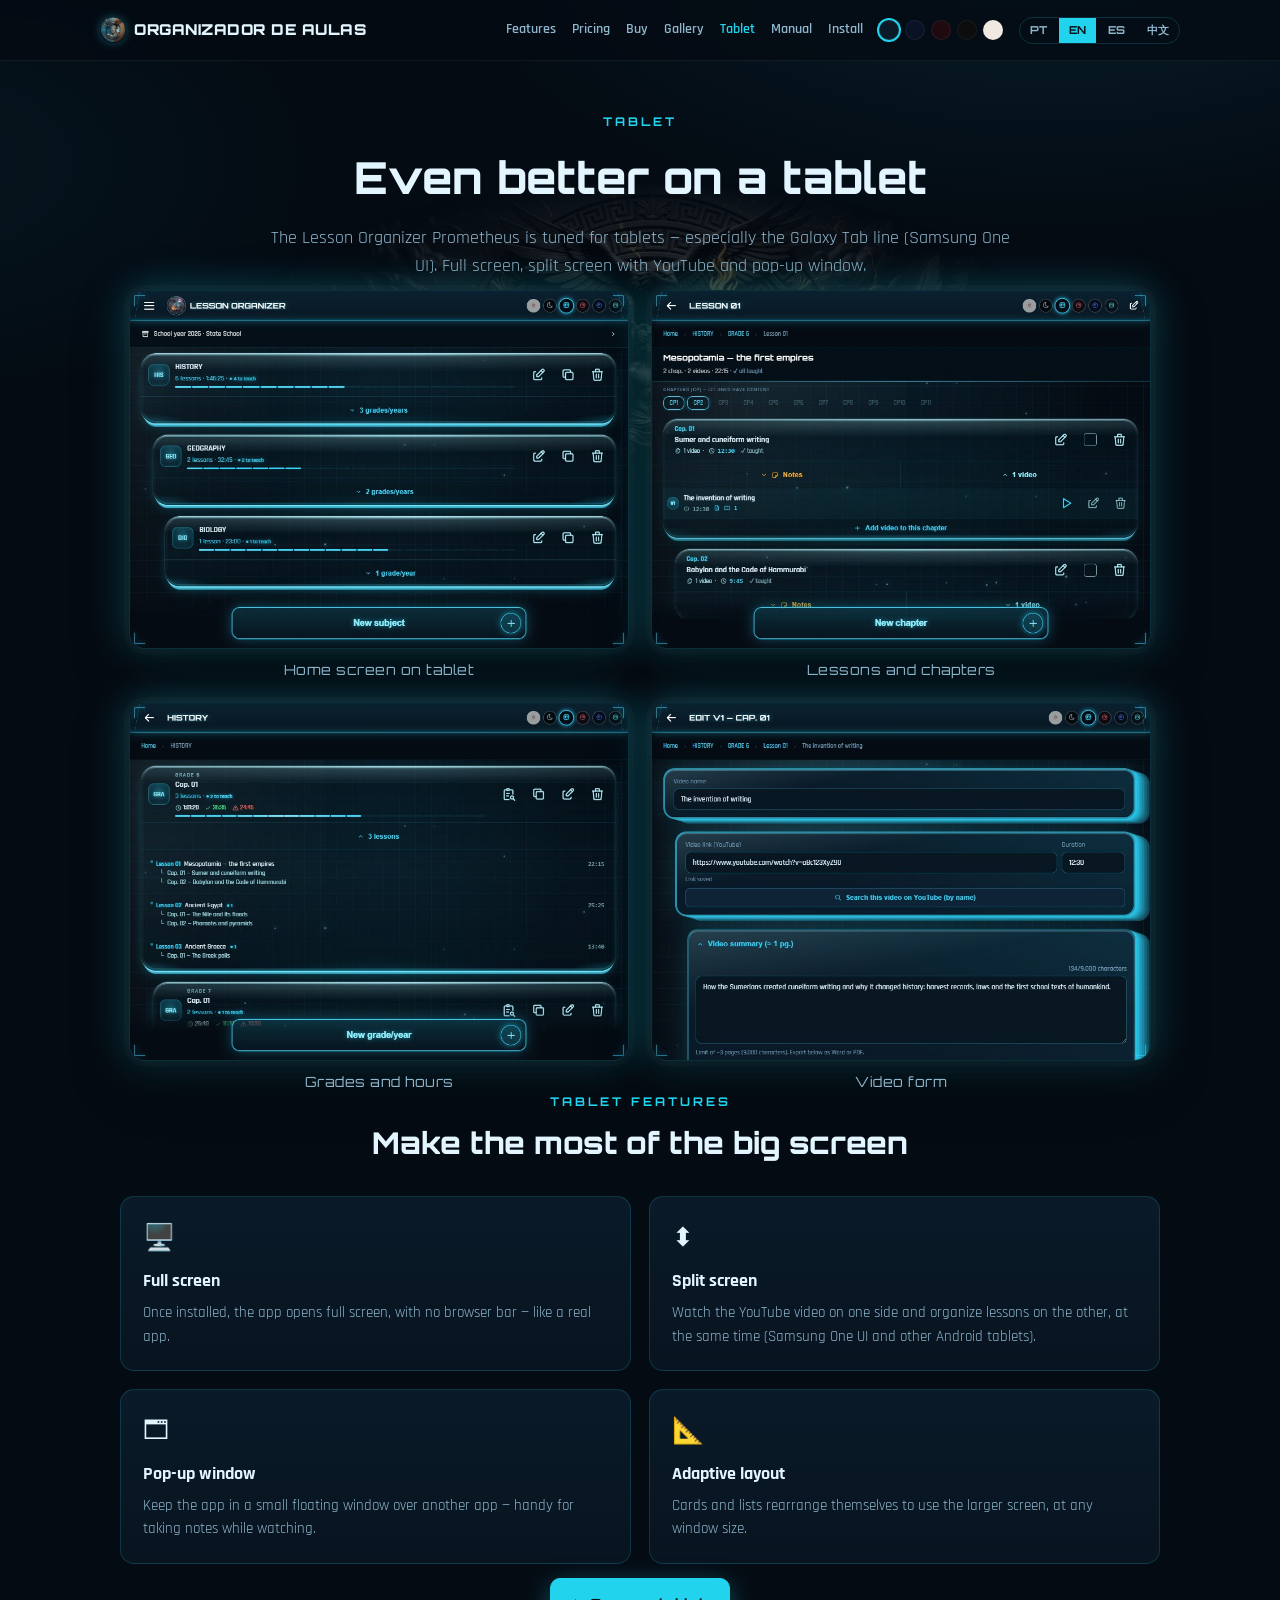
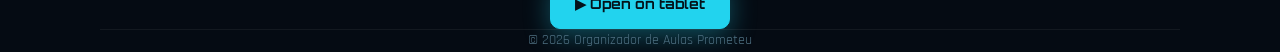
<file: tablet.html>
<!DOCTYPE html>
<html lang="pt-BR">
<head>
<meta charset="UTF-8">
<meta name="viewport" content="width=device-width, initial-scale=1.0">
<link rel="icon" type="image/png" href="media/icone.png">
<title>No tablet — Organizador de Aulas Prometeu</title>
<meta name="description" content="O Organizador de Aulas Prometeu no tablet: tela cheia, tela dividida com o YouTube, janela flutuante e layout que aproveita a tela grande.">
<link rel="preconnect" href="https://fonts.googleapis.com">
<link rel="preload" as="style" href="https://fonts.googleapis.com/css2?family=Orbitron:wght@600;700;900&family=Rajdhani:wght@400;500;600;700&display=swap" onload="this.onload=null;this.rel='stylesheet'">
<noscript><link href="https://fonts.googleapis.com/css2?family=Orbitron:wght@600;700;900&family=Rajdhani:wght@400;500;600;700&display=swap" rel="stylesheet"></noscript>
<style>
/* ⚠️ CONSERTO DO TIL — nao apagar. A Orbitron TEM os glifos "ã" e "õ", mas os
   desenha com acento GRAVE ("nào" por "não"); como o glifo existe, nenhuma
   fonte de reserva entra e o erro passa CALADO. Medido em 22/08/2026: so
   ã õ Ã Õ estao errados. Esta familia cobre SO esses 4 e vem antes da
   Orbitron na pilha. Vem do sistema: nao adiciona pedido de rede nem CSP. */
@font-face{font-family:'TilCerto';
  src:local('Segoe UI Semibold'),local('Segoe UI'),local('Roboto'),local('Noto Sans'),local('Arial');
  unicode-range:U+00C3,U+00D5,U+00E3,U+00F5}
:root{ --bg:#050b13;--bg2:#081420;--card:#0a1a28;--card2:#0e2436;
  --txt:#e3f6ff;--txt2:#8fb6cc;--txt3:#4f7183;--acc:#22d3ee;--acc2:#0ea5b7;--gl:rgba(34,211,238,.35);
  --brd:rgba(34,211,238,.18);--brd2:rgba(255,255,255,.06);--glow1:rgba(34,211,238,.10);--glow2:rgba(14,165,183,.08);
  --nav:rgba(5,11,19,.72);--btxt:#04121a;--htmlbg:#050b13;--font-h:'TilCerto','Orbitron',sans-serif;--font-b:'Rajdhani',system-ui,sans-serif; }
html.t-D{ --bg:#000;--bg2:#070707;--card:#0d0d0d;--card2:#141414;--txt:#fff;--txt2:#b8b8b8;--txt3:#6f6f6f;--acc:#f2f2f2;--acc2:#cfcfcf;
  --gl:rgba(255,255,255,.22);--brd:rgba(255,255,255,.16);--brd2:rgba(255,255,255,.06);--glow1:rgba(255,255,255,.05);--glow2:rgba(255,255,255,.03);
  --nav:rgba(0,0,0,.8);--btxt:#000;--htmlbg:#000;--font-h:'Segoe UI',system-ui,Arial,sans-serif;--font-b:'Segoe UI',system-ui,Arial,sans-serif; }
html.t-PR{ --bg:#120407;--bg2:#1a060a;--card:#1f0a10;--card2:#2a0e15;--txt:#ffe6ea;--txt2:#e0a3ad;--txt3:#8a5560;--acc:#ff3b5c;--acc2:#c62740;
  --gl:rgba(255,59,92,.33);--brd:rgba(255,59,92,.20);--brd2:rgba(255,255,255,.06);--glow1:rgba(255,59,92,.10);--glow2:rgba(198,39,64,.07);
  --nav:rgba(18,4,7,.75);--btxt:#fff;--htmlbg:#120407; }
html.t-PB{ --bg:#04060f;--bg2:#070c1a;--card:#0a1226;--card2:#0e1832;--txt:#e6edff;--txt2:#9db0d8;--txt3:#556685;--acc:#3b82f6;--acc2:#2563eb;
  --gl:rgba(59,130,246,.33);--brd:rgba(59,130,246,.20);--brd2:rgba(255,255,255,.06);--glow1:rgba(59,130,246,.10);--glow2:rgba(37,99,235,.07);
  --nav:rgba(4,6,15,.75);--btxt:#fff;--htmlbg:#04060f; }
html.t-L{ --bg:#F0EDE8;--bg2:#e7e2da;--card:#ffffff;--card2:#faf7f2;--txt:#2a2320;--txt2:#6b5f57;--txt3:#9a8d83;--acc:#c0563c;--acc2:#a5432b;
  --gl:rgba(192,86,60,.22);--brd:rgba(192,86,60,.22);--brd2:rgba(0,0,0,.08);--glow1:rgba(192,86,60,.08);--glow2:rgba(165,67,43,.05);
  --nav:rgba(255,255,255,.82);--btxt:#fff;--htmlbg:#F0EDE8;--font-h:'Segoe UI',system-ui,Arial,sans-serif;--font-b:'Segoe UI',system-ui,Arial,sans-serif; }
*{box-sizing:border-box;margin:0;padding:0}
html{scroll-behavior:smooth;background:var(--htmlbg);-webkit-text-size-adjust:100%;text-size-adjust:100%;overflow-x:clip}
body{font-family:var(--font-b);background:var(--bg);color:var(--txt);line-height:1.55;font-size:17px}
body::before{content:"";position:fixed;inset:0;pointer-events:none;z-index:0;
  background:radial-gradient(1100px 560px at 82% -10%,var(--glow1),transparent 60%),radial-gradient(820px 460px at -8% 18%,var(--glow2),transparent 55%);}
/* Arte em mármore do Prometeu como marca d'água do fundo */
:root{--arte:url("media/artes/arte-02-fundo.webp");--arteop:.22}
html.t-L{--arte:url("media/artes/arte-01-fundo.webp");--arteop:.28}
body::after{content:"";position:fixed;inset:0;pointer-events:none;z-index:0;
  background:var(--arte) center 30%/min(92vmin,940px) no-repeat;opacity:var(--arteop)}
.wrap{max-width:1080px;margin:0 auto;padding:0 20px;position:relative;z-index:1}
h1,h2,h3,.brand,.eyebrow{font-family:var(--font-h)}
a{color:var(--acc);text-decoration:none}
.eyebrow{font-size:12px;letter-spacing:3px;text-transform:uppercase;color:var(--acc);font-weight:700}
nav{position:sticky;top:0;z-index:50;backdrop-filter:blur(10px);background:var(--nav);border-bottom:1px solid var(--brd2)}
.nav-in{display:flex;align-items:center;gap:10px 14px;min-height:60px;flex-wrap:wrap;padding:8px 0}
.brand{font-weight:900;font-size:15px;letter-spacing:.5px;color:var(--txt);display:flex;align-items:center;gap:8px}
.brand .dot{width:26px;height:26px;border-radius:50%;box-shadow:0 0 10px var(--gl);display:block}
.nav-links{margin-left:auto;display:flex;gap:8px 16px;align-items:center;flex-wrap:wrap}
.nav-links a{color:var(--txt2);font-size:14px;font-weight:600;transition:color .2s}
.nav-links a:hover,.nav-links a.here{color:var(--acc)}
@media(max-width:720px){ .nav-links{gap:6px 12px;width:100%} .nav-links a{font-size:13px} .brand{font-size:13px} }
.themes{display:flex;gap:6px;align-items:center}
.sw{width:20px;height:20px;border-radius:50%;border:1px solid var(--brd2);cursor:pointer;padding:0}
.sw.on{box-shadow:0 0 0 2px var(--acc)}
.lang{display:flex;gap:2px;border:1px solid var(--brd);border-radius:20px;overflow:hidden}
.lang button{background:none;border:none;color:var(--txt2);padding:5px 10px;font-family:var(--font-h);font-size:11px;font-weight:700;cursor:pointer}
.lang button.on{background:var(--acc);color:var(--btxt)}
header.top{padding:52px 0 10px;text-align:center;max-width:760px;margin:0 auto}
header.top h1{font-size:clamp(28px,5vw,44px);font-weight:800;margin:12px 0}
header.top p{color:var(--txt2);font-size:18px}
section{padding:34px 0}
.tshots{display:flex;flex-wrap:wrap;gap:22px;justify-content:center}
.tshot{flex:0 0 auto;width:min(500px,100%)}
.tshot img{width:100%;border-radius:16px;border:1px solid var(--brd);box-shadow:0 20px 55px rgba(0,0,0,.45),0 0 0 5px rgba(127,127,127,.05),0 0 40px var(--gl);display:block;background:#050b13}
.tshot .cap{text-align:center;color:var(--txt2);font-size:14px;margin-top:10px;font-family:var(--font-h);letter-spacing:.5px}
.sec-h{text-align:center;max-width:640px;margin:0 auto 30px}
.sec-h h2{font-size:clamp(22px,3.4vw,30px);font-weight:800;margin:8px 0}
.grid{display:grid;grid-template-columns:repeat(2,1fr);gap:18px}
.tfeat{background:linear-gradient(180deg,var(--card),var(--bg2));border:1px solid var(--brd);border-radius:14px;padding:22px}
.tfeat .ic{font-size:26px;margin-bottom:8px}
.tfeat h3{font-family:var(--font-b);font-size:18px;margin-bottom:6px}
.tfeat p{color:var(--txt2);font-size:15px}
.cta{text-align:center;margin-top:14px}
.btn{display:inline-flex;align-items:center;gap:9px;padding:14px 24px;border-radius:10px;font-family:var(--font-h);font-weight:700;font-size:14px;cursor:pointer;border:1px solid var(--acc);background:var(--acc);color:var(--btxt);box-shadow:0 6px 26px var(--gl)}
footer{border-top:1px solid var(--brd2);padding:26px 0 50px;color:var(--txt3);font-size:14px;text-align:center;margin-top:26px}
@media(max-width:640px){ .grid{grid-template-columns:1fr} }
</style>
</head>
<body>
<nav><div class="wrap nav-in">
  <a class="brand" href="index.html"><img class="dot" src="media/icone.png" alt=""> ORGANIZADOR DE AULAS</a>
  <div class="nav-links">
    <a href="index.html#recursos" data-i="nav1">Recursos</a>
    <a href="index.html#preco" data-i="nav3">Preço</a>
    <a href="comprar.html" data-i="nav9">Comprar</a>
    <a href="galeria.html" data-i="nav6">Galeria</a>
    <a href="tablet.html" class="here" data-i="nav8">Tablet</a>
    <a href="manual.html" data-i="nav5">Manual</a>
    <a href="index.html#instalar" data-i="nav4">Instalar</a>
    <div class="themes" id="themes" title="Tema">
      <button class="sw" data-t="P"  style="background:#0a1a28" aria-label="Prometeu"></button>
      <button class="sw" data-t="PB" style="background:#0a1226" aria-label="Azul"></button>
      <button class="sw" data-t="PR" style="background:#1f0a10" aria-label="Vermelho"></button>
      <button class="sw" data-t="D"  style="background:#0d0d0d" aria-label="Escuro"></button>
      <button class="sw" data-t="L"  style="background:#efe9e1" aria-label="Claro"></button>
    </div>
    <div class="lang" id="lang">
      <button data-l="pt" class="on">PT</button><button data-l="en">EN</button><button data-l="es">ES</button><button data-l="zh">中文</button>
    </div>
  </div>
</div></nav>

<header class="top wrap">
  <div class="eyebrow" data-i="eyebrow">Tablet</div>
  <h1 data-i="tTitle">No tablet, ainda melhor</h1>
  <p data-i="tLead">O Organizador de Aulas Prometeu foi ajustado para tablets — em especial a linha Galaxy Tab (One UI da Samsung). Tela cheia, tela dividida com o YouTube e janela flutuante.</p>
</header>

<section class="wrap">
  <div class="tshots" id="tshots">
    <div class="tshot"><img loading="lazy" data-tab="01-materias" src="screenshots/tab-pt-01-materias.jpg" alt=""><div class="cap" data-i="c1">Tela inicial no tablet</div></div>
    <div class="tshot"><img loading="lazy" data-tab="03-capitulos" src="screenshots/tab-pt-03-capitulos.jpg" alt=""><div class="cap" data-i="c2">Aulas e capítulos</div></div>
    <div class="tshot"><img loading="lazy" data-tab="02-series-horas" src="screenshots/tab-pt-02-series-horas.jpg" alt=""><div class="cap" data-i="c3">Séries e horas</div></div>
    <div class="tshot"><img loading="lazy" data-tab="04-video" src="screenshots/tab-pt-04-video.jpg" alt=""><div class="cap" data-i="c4">Formulário do vídeo</div></div>
  </div>
</section>

<section class="wrap">
  <div class="sec-h">
    <div class="eyebrow" data-i="s-e">Recursos de tablet</div>
    <h2 data-i="s-h">Aproveite a tela grande</h2>
  </div>
  <div class="grid">
    <div class="tfeat"><div class="ic">🖥️</div><h3 data-i="f1t">Tela cheia</h3><p data-i="f1p">Instalado, o app abre em tela cheia, sem a barra do navegador — como um aplicativo de verdade.</p></div>
    <div class="tfeat"><div class="ic">⬍</div><h3 data-i="f2t">Tela dividida</h3><p data-i="f2p">Assista ao vídeo do YouTube de um lado e organize as aulas do outro, ao mesmo tempo (One UI da Samsung e outros tablets Android).</p></div>
    <div class="tfeat"><div class="ic">🗔</div><h3 data-i="f3t">Janela flutuante</h3><p data-i="f3p">Deixe o app numa janelinha flutuante por cima de outro aplicativo — prático para anotar enquanto assiste.</p></div>
    <div class="tfeat"><div class="ic">📐</div><h3 data-i="f4t">Layout que se adapta</h3><p data-i="f4p">Os cartões e as listas se reorganizam sozinhos para aproveitar a tela maior, em qualquer tamanho de janela.</p></div>
  </div>
  <div class="cta"><a class="btn" href="app/?src=play" target="_blank" rel="noopener" data-i="cta">▶ Abrir no tablet</a></div>
</section>

<footer class="wrap">© 2026 Organizador de Aulas Prometeu</footer>

<script>
const LANGS=['pt','en','es','zh'];
const LANG_HTML={pt:'pt-BR',en:'en',es:'es',zh:'zh-CN'};
const I={
  nav1:['Recursos','Features','Recursos','功能'], nav3:['Preço','Pricing','Precio','价格'],
  nav4:['Instalar','Install','Instalar','安装'], nav5:['Manual','Manual','Manual','手册'],
  nav6:['Galeria','Gallery','Galería','图库'], nav7:['Desenvolvedor','Developer','Desarrollador','开发者'],
  nav8:['Tablet','Tablet','Tablet','平板'], nav9:['Comprar','Buy','Comprar','购买'],
  eyebrow:['Tablet','Tablet','Tablet','平板'],
  tTitle:['No tablet, ainda melhor','Even better on a tablet','Aún mejor en tablet','平板上，体验更佳'],
  tLead:['O Organizador de Aulas Prometeu foi ajustado para tablets — em especial a linha Galaxy Tab (One UI da Samsung). Tela cheia, tela dividida com o YouTube e janela flutuante.',
         'The Lesson Organizer Prometheus is tuned for tablets — especially the Galaxy Tab line (Samsung One UI). Full screen, split screen with YouTube and pop-up window.',
         'El Organizador de Clases Prometeo está ajustado para tablets — en especial la línea Galaxy Tab (One UI de Samsung). Pantalla completa, pantalla dividida con YouTube y ventana flotante.',
         '课程管理器 普罗米修斯针对平板做了优化 —— 尤其是三星 Galaxy Tab（One UI）。支持全屏、与 YouTube 分屏，以及悬浮窗。'],
  c1:['Tela inicial no tablet','Home screen on tablet','Pantalla de inicio en tablet','平板上的主界面'],
  c2:['Aulas e capítulos','Lessons and chapters','Clases y capítulos','课程与章节'],
  c3:['Séries e horas','Grades and hours','Cursos y horas','年级与课时'],
  c4:['Formulário do vídeo','Video form','Formulario del vídeo','视频表单'],
  's-e':['Recursos de tablet','Tablet features','Funciones de tablet','平板功能'],
  's-h':['Aproveite a tela grande','Make the most of the big screen','Aprovecha la pantalla grande','充分利用大屏幕'],
  f1t:['Tela cheia','Full screen','Pantalla completa','全屏'],
  f1p:['Instalado, o app abre em tela cheia, sem a barra do navegador — como um aplicativo de verdade.',
       'Once installed, the app opens full screen, with no browser bar — like a real app.',
       'Instalado, la app se abre a pantalla completa, sin barra del navegador — como una app de verdad.',
       '安装后，应用全屏打开，没有浏览器地址栏 —— 如同真正的原生应用。'],
  f2t:['Tela dividida','Split screen','Pantalla dividida','分屏'],
  f2p:['Assista ao vídeo do YouTube de um lado e organize as aulas do outro, ao mesmo tempo (One UI da Samsung e outros tablets Android).',
       'Watch the YouTube video on one side and organize lessons on the other, at the same time (Samsung One UI and other Android tablets).',
       'Mira el vídeo de YouTube de un lado y organiza las clases del otro, a la vez (One UI de Samsung y otros tablets Android).',
       '一边看 YouTube 视频，一边整理课程，同时进行（三星 One UI 及其他安卓平板）。'],
  f3t:['Janela flutuante','Pop-up window','Ventana flotante','悬浮窗'],
  f3p:['Deixe o app numa janelinha flutuante por cima de outro aplicativo — prático para anotar enquanto assiste.',
       'Keep the app in a small floating window over another app — handy for taking notes while watching.',
       'Deja la app en una ventanita flotante sobre otra app — práctico para tomar notas mientras miras.',
       '让应用以悬浮小窗置于其他应用之上 —— 边看边记笔记，十分方便。'],
  f4t:['Layout que se adapta','Adaptive layout','Diseño adaptable','自适应布局'],
  f4p:['Os cartões e as listas se reorganizam sozinhos para aproveitar a tela maior, em qualquer tamanho de janela.',
       'Cards and lists rearrange themselves to use the larger screen, at any window size.',
       'Las tarjetas y listas se reorganizan solas para aprovechar la pantalla mayor, en cualquier tamaño de ventana.',
       '卡片和列表会自动重新排列，充分利用更大的屏幕，适配任意窗口尺寸。'],
  cta:['▶ Abrir no tablet','▶ Open on tablet','▶ Abrir en tablet','▶ 在平板上打开']
};
const LKEY='prometeu.site.lang', TKEY='prometeu.site.theme';
function setL(l){
  if(!LANGS.includes(l))l='pt';
  const i=LANGS.indexOf(l);
  document.documentElement.lang=LANG_HTML[l];
  document.querySelectorAll('#lang button').forEach(b=>b.classList.toggle('on',b.dataset.l===l));
  document.querySelectorAll('[data-i]').forEach(el=>{const v=I[el.getAttribute('data-i')];if(v&&v[i]!=null)el.innerHTML=v[i];});
  const sl=(l==='zh')?'zh':(l==='en')?'en':'pt';
  document.querySelectorAll('#tshots img[data-tab]').forEach(img=>{img.src='screenshots/tab-'+sl+'-'+img.dataset.tab+'.jpg';});
  try{localStorage.setItem(LKEY,l);}catch(e){}
}
function setTheme(t){
  document.documentElement.className=(t==='P')?'':'t-'+t;
  document.querySelectorAll('#themes .sw').forEach(b=>b.classList.toggle('on',b.dataset.t===t));
  try{localStorage.setItem(TKEY,t);}catch(e){}
}
document.querySelectorAll('#lang button').forEach(b=>b.onclick=()=>setL(b.dataset.l));
document.querySelectorAll('#themes .sw').forEach(b=>b.onclick=()=>setTheme(b.dataset.t));
(function(){
  let l='pt',t='P';
  try{l=localStorage.getItem(LKEY);}catch(e){}
  if(!l){const n=(navigator.language||'pt');l=/^zh/i.test(n)?'zh':/^es/i.test(n)?'es':/^en/i.test(n)?'en':'pt';}
  try{t=localStorage.getItem(TKEY)||'P';}catch(e){}
  setTheme(t); setL(l);
})();
</script>
</body>
</html>
</file>
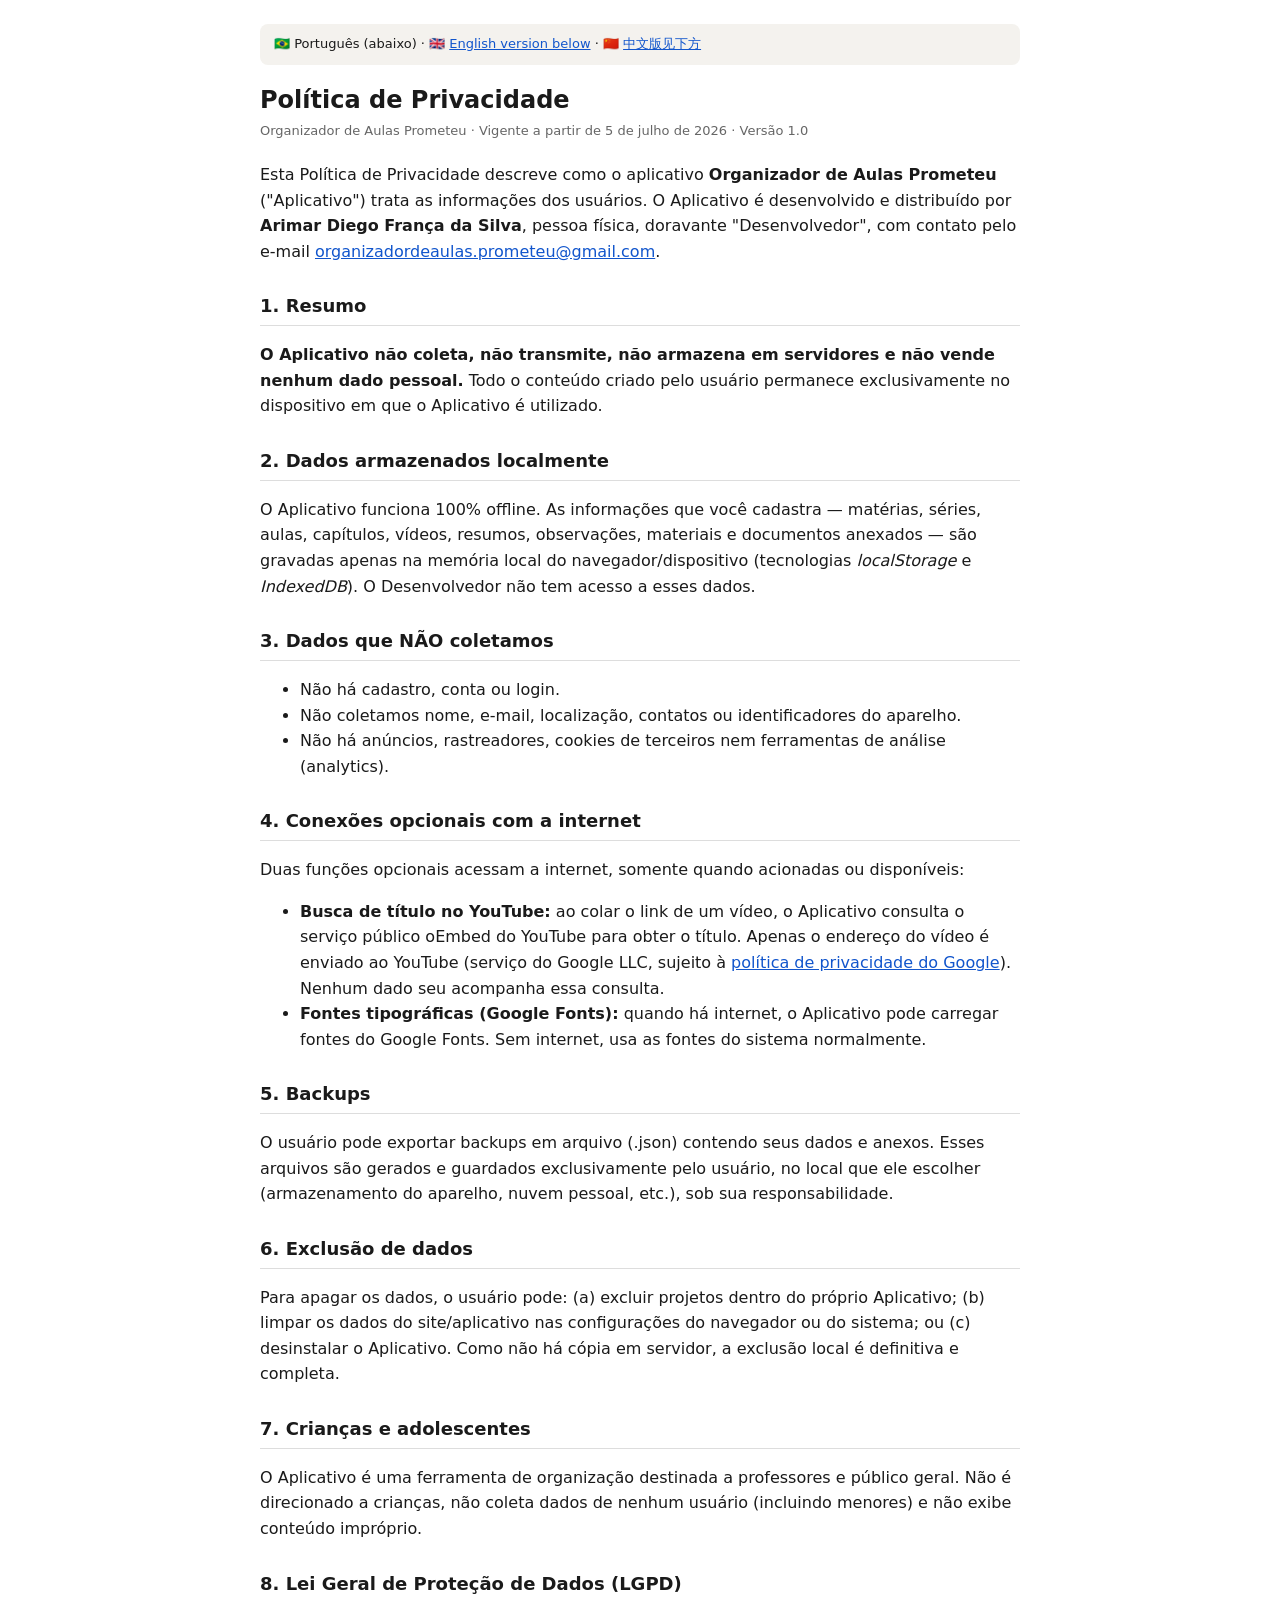
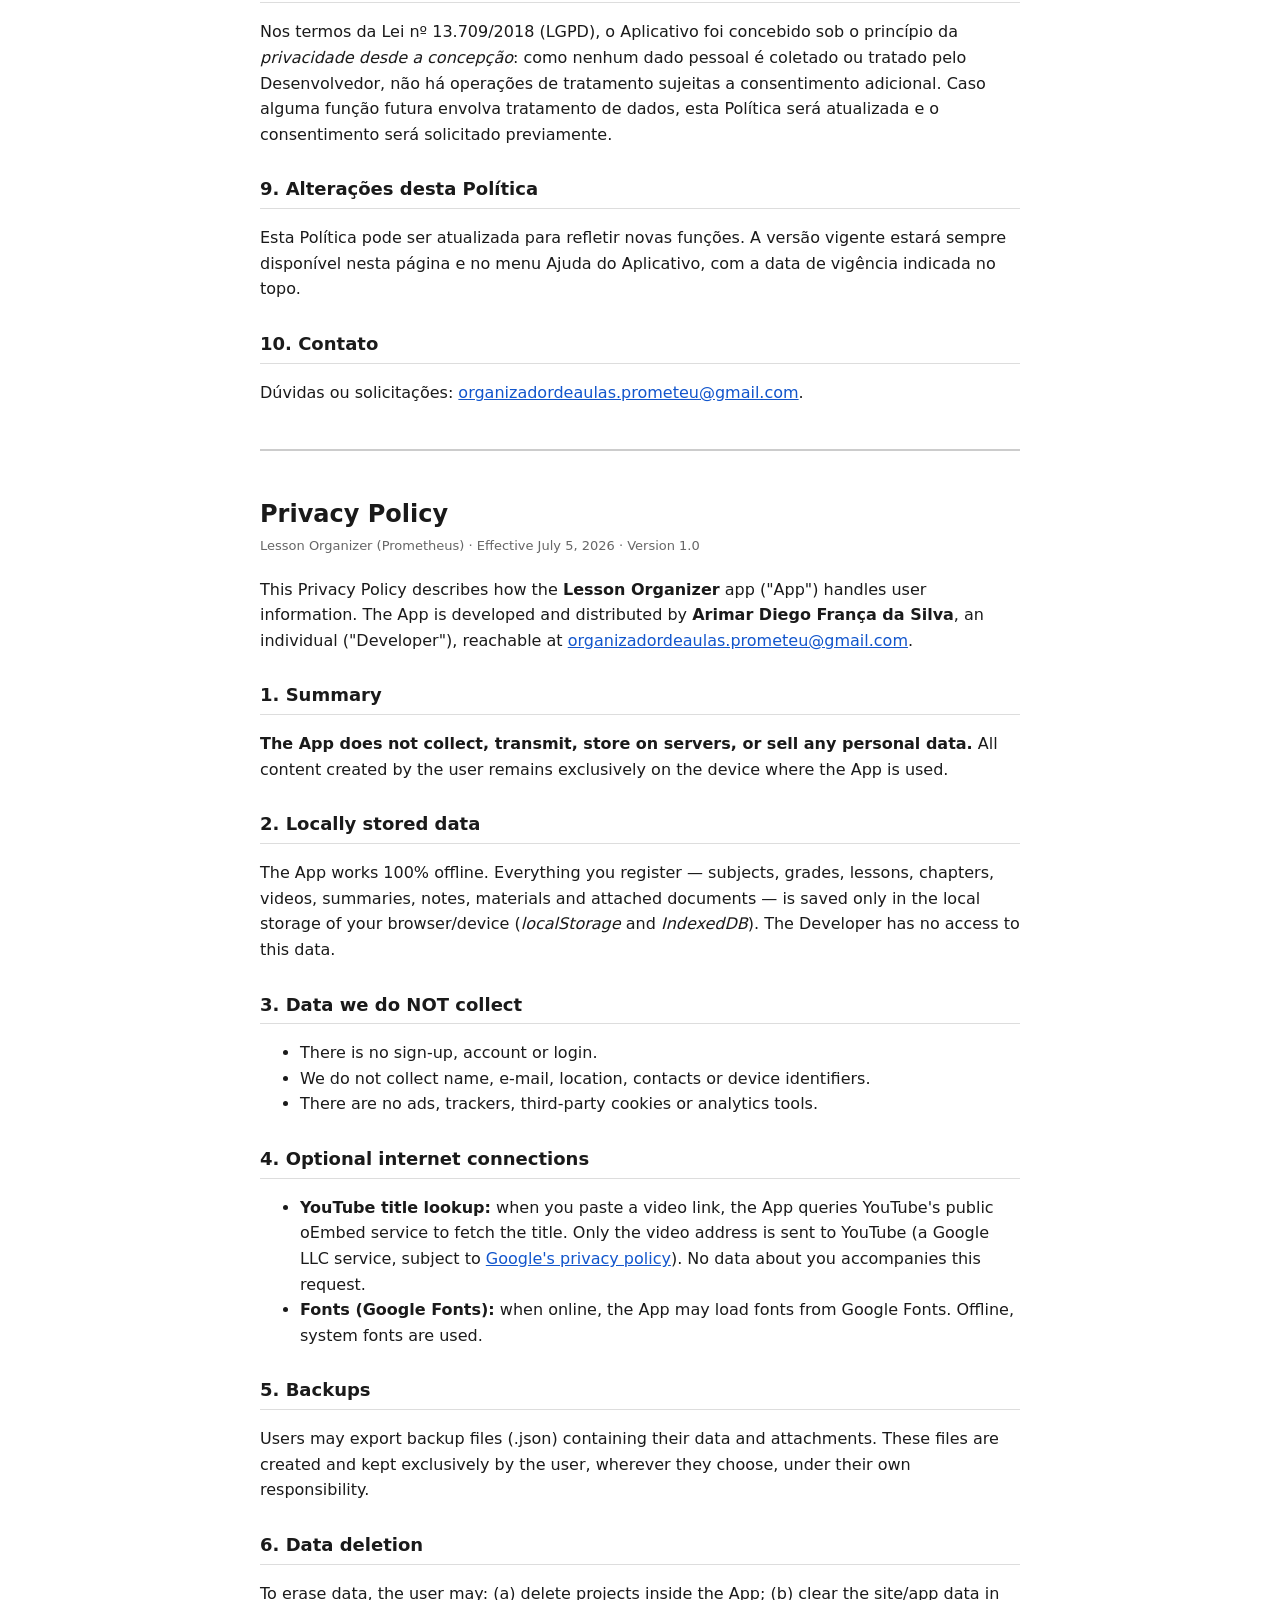
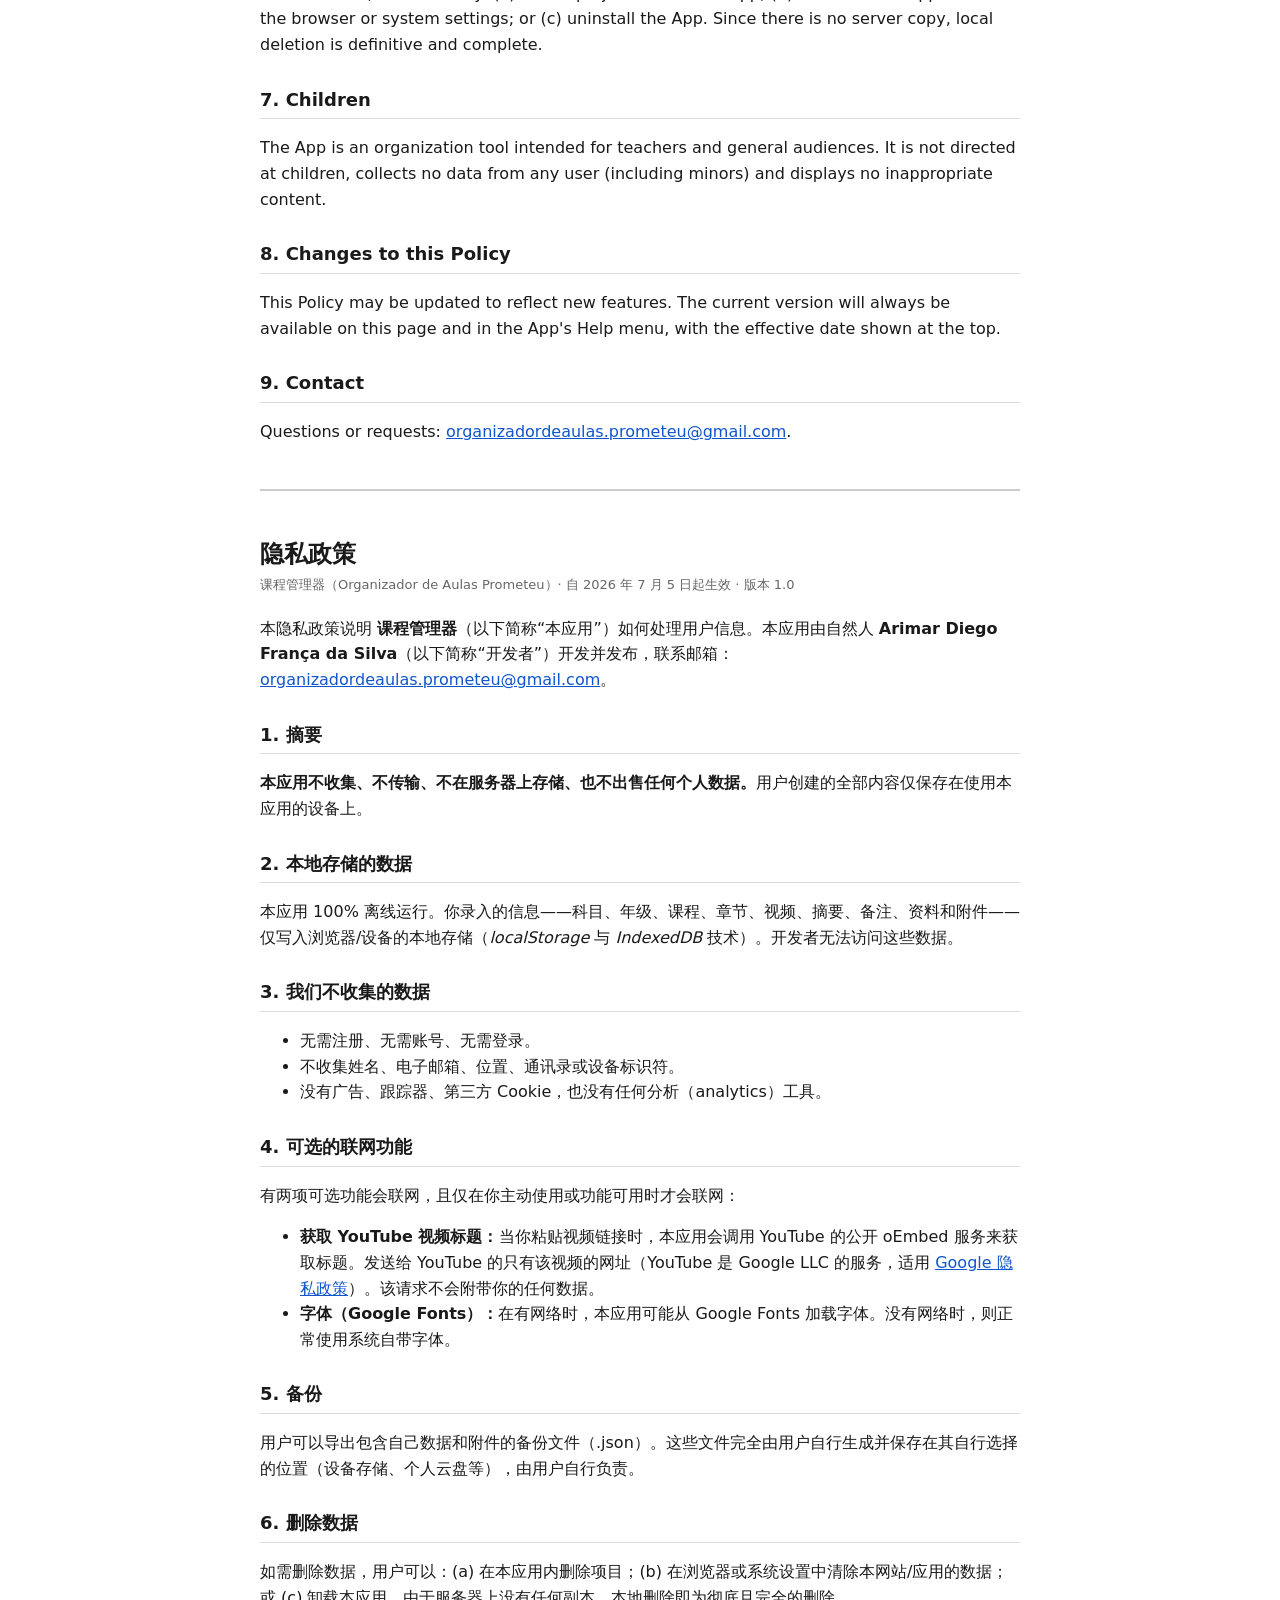
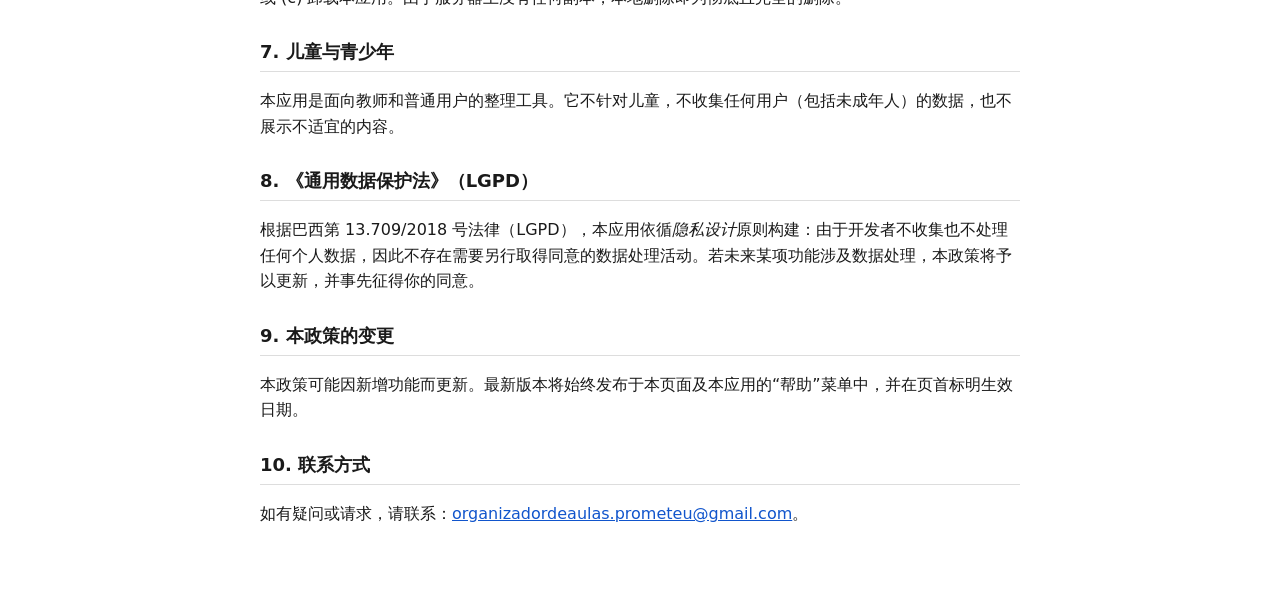
<file: app/privacidade.html>
<!DOCTYPE html>
<html lang="pt-BR">
<head>
<meta charset="UTF-8">
<meta name="viewport" content="width=device-width, initial-scale=1.0">
<title>Política de Privacidade — Organizador de Aulas Prometeu</title>
<style>
body{font-family:system-ui,-apple-system,sans-serif;max-width:760px;margin:0 auto;padding:24px 18px 60px;line-height:1.6;color:#1a1a1a;background:#fff}
h1{font-size:24px;margin-bottom:2px}
h2{font-size:18px;margin-top:28px;border-bottom:1px solid #ddd;padding-bottom:4px}
.meta{color:#666;font-size:13px;margin-bottom:20px}
.lang{background:#f4f2ee;border-radius:8px;padding:10px 14px;font-size:13px}
a{color:#1155cc}
hr{margin:44px 0;border:none;border-top:2px solid #ccc}
@media (prefers-color-scheme:dark){body{background:#111;color:#eee}.lang{background:#222}h2{border-color:#333}a{color:#7ab4ff}}
</style>
</head>
<body>

<div class="lang">🇧🇷 Português (abaixo) · 🇬🇧 <a href="#en">English version below</a> · 🇨🇳 <a href="#zh">中文版见下方</a></div>

<h1>Política de Privacidade</h1>
<div class="meta">Organizador de Aulas Prometeu · Vigente a partir de 5 de julho de 2026 · Versão 1.0</div>

<p>Esta Política de Privacidade descreve como o aplicativo <b>Organizador de Aulas Prometeu</b> ("Aplicativo") trata as informações dos usuários. O Aplicativo é desenvolvido e distribuído por <b>Arimar Diego França da Silva</b>, pessoa física, doravante "Desenvolvedor", com contato pelo e-mail <a href="mailto:organizadordeaulas.prometeu@gmail.com">organizadordeaulas.prometeu@gmail.com</a>.</p>

<h2>1. Resumo</h2>
<p><b>O Aplicativo não coleta, não transmite, não armazena em servidores e não vende nenhum dado pessoal.</b> Todo o conteúdo criado pelo usuário permanece exclusivamente no dispositivo em que o Aplicativo é utilizado.</p>

<h2>2. Dados armazenados localmente</h2>
<p>O Aplicativo funciona 100% offline. As informações que você cadastra — matérias, séries, aulas, capítulos, vídeos, resumos, observações, materiais e documentos anexados — são gravadas apenas na memória local do navegador/dispositivo (tecnologias <i>localStorage</i> e <i>IndexedDB</i>). O Desenvolvedor não tem acesso a esses dados.</p>

<h2>3. Dados que NÃO coletamos</h2>
<ul>
<li>Não há cadastro, conta ou login.</li>
<li>Não coletamos nome, e-mail, localização, contatos ou identificadores do aparelho.</li>
<li>Não há anúncios, rastreadores, cookies de terceiros nem ferramentas de análise (analytics).</li>
</ul>

<h2>4. Conexões opcionais com a internet</h2>
<p>Duas funções opcionais acessam a internet, somente quando acionadas ou disponíveis:</p>
<ul>
<li><b>Busca de título no YouTube:</b> ao colar o link de um vídeo, o Aplicativo consulta o serviço público oEmbed do YouTube para obter o título. Apenas o endereço do vídeo é enviado ao YouTube (serviço do Google LLC, sujeito à <a href="https://policies.google.com/privacy">política de privacidade do Google</a>). Nenhum dado seu acompanha essa consulta.</li>
<li><b>Fontes tipográficas (Google Fonts):</b> quando há internet, o Aplicativo pode carregar fontes do Google Fonts. Sem internet, usa as fontes do sistema normalmente.</li>
</ul>

<h2>5. Backups</h2>
<p>O usuário pode exportar backups em arquivo (.json) contendo seus dados e anexos. Esses arquivos são gerados e guardados exclusivamente pelo usuário, no local que ele escolher (armazenamento do aparelho, nuvem pessoal, etc.), sob sua responsabilidade.</p>

<h2>6. Exclusão de dados</h2>
<p>Para apagar os dados, o usuário pode: (a) excluir projetos dentro do próprio Aplicativo; (b) limpar os dados do site/aplicativo nas configurações do navegador ou do sistema; ou (c) desinstalar o Aplicativo. Como não há cópia em servidor, a exclusão local é definitiva e completa.</p>

<h2>7. Crianças e adolescentes</h2>
<p>O Aplicativo é uma ferramenta de organização destinada a professores e público geral. Não é direcionado a crianças, não coleta dados de nenhum usuário (incluindo menores) e não exibe conteúdo impróprio.</p>

<h2>8. Lei Geral de Proteção de Dados (LGPD)</h2>
<p>Nos termos da Lei nº 13.709/2018 (LGPD), o Aplicativo foi concebido sob o princípio da <i>privacidade desde a concepção</i>: como nenhum dado pessoal é coletado ou tratado pelo Desenvolvedor, não há operações de tratamento sujeitas a consentimento adicional. Caso alguma função futura envolva tratamento de dados, esta Política será atualizada e o consentimento será solicitado previamente.</p>

<h2>9. Alterações desta Política</h2>
<p>Esta Política pode ser atualizada para refletir novas funções. A versão vigente estará sempre disponível nesta página e no menu Ajuda do Aplicativo, com a data de vigência indicada no topo.</p>

<h2>10. Contato</h2>
<p>Dúvidas ou solicitações: <a href="mailto:organizadordeaulas.prometeu@gmail.com">organizadordeaulas.prometeu@gmail.com</a>.</p>

<hr>

<h1 id="en">Privacy Policy</h1>
<div class="meta">Lesson Organizer (Prometheus) · Effective July 5, 2026 · Version 1.0</div>

<p>This Privacy Policy describes how the <b>Lesson Organizer</b> app ("App") handles user information. The App is developed and distributed by <b>Arimar Diego França da Silva</b>, an individual ("Developer"), reachable at <a href="mailto:organizadordeaulas.prometeu@gmail.com">organizadordeaulas.prometeu@gmail.com</a>.</p>

<h2>1. Summary</h2>
<p><b>The App does not collect, transmit, store on servers, or sell any personal data.</b> All content created by the user remains exclusively on the device where the App is used.</p>

<h2>2. Locally stored data</h2>
<p>The App works 100% offline. Everything you register — subjects, grades, lessons, chapters, videos, summaries, notes, materials and attached documents — is saved only in the local storage of your browser/device (<i>localStorage</i> and <i>IndexedDB</i>). The Developer has no access to this data.</p>

<h2>3. Data we do NOT collect</h2>
<ul>
<li>There is no sign-up, account or login.</li>
<li>We do not collect name, e-mail, location, contacts or device identifiers.</li>
<li>There are no ads, trackers, third-party cookies or analytics tools.</li>
</ul>

<h2>4. Optional internet connections</h2>
<ul>
<li><b>YouTube title lookup:</b> when you paste a video link, the App queries YouTube's public oEmbed service to fetch the title. Only the video address is sent to YouTube (a Google LLC service, subject to <a href="https://policies.google.com/privacy">Google's privacy policy</a>). No data about you accompanies this request.</li>
<li><b>Fonts (Google Fonts):</b> when online, the App may load fonts from Google Fonts. Offline, system fonts are used.</li>
</ul>

<h2>5. Backups</h2>
<p>Users may export backup files (.json) containing their data and attachments. These files are created and kept exclusively by the user, wherever they choose, under their own responsibility.</p>

<h2>6. Data deletion</h2>
<p>To erase data, the user may: (a) delete projects inside the App; (b) clear the site/app data in the browser or system settings; or (c) uninstall the App. Since there is no server copy, local deletion is definitive and complete.</p>

<h2>7. Children</h2>
<p>The App is an organization tool intended for teachers and general audiences. It is not directed at children, collects no data from any user (including minors) and displays no inappropriate content.</p>

<h2>8. Changes to this Policy</h2>
<p>This Policy may be updated to reflect new features. The current version will always be available on this page and in the App's Help menu, with the effective date shown at the top.</p>

<h2>9. Contact</h2>
<p>Questions or requests: <a href="mailto:organizadordeaulas.prometeu@gmail.com">organizadordeaulas.prometeu@gmail.com</a>.</p>


<hr>

<h1 id="zh">隐私政策</h1>
<div class="meta">课程管理器（Organizador de Aulas Prometeu）· 自 2026 年 7 月 5 日起生效 · 版本 1.0</div>

<p>本隐私政策说明 <b>课程管理器</b>（以下简称“本应用”）如何处理用户信息。本应用由自然人 <b>Arimar Diego França da Silva</b>（以下简称“开发者”）开发并发布，联系邮箱：<a href="mailto:organizadordeaulas.prometeu@gmail.com">organizadordeaulas.prometeu@gmail.com</a>。</p>

<h2>1. 摘要</h2>
<p><b>本应用不收集、不传输、不在服务器上存储、也不出售任何个人数据。</b>用户创建的全部内容仅保存在使用本应用的设备上。</p>

<h2>2. 本地存储的数据</h2>
<p>本应用 100% 离线运行。你录入的信息——科目、年级、课程、章节、视频、摘要、备注、资料和附件——仅写入浏览器/设备的本地存储（<i>localStorage</i> 与 <i>IndexedDB</i> 技术）。开发者无法访问这些数据。</p>

<h2>3. 我们不收集的数据</h2>
<ul>
<li>无需注册、无需账号、无需登录。</li>
<li>不收集姓名、电子邮箱、位置、通讯录或设备标识符。</li>
<li>没有广告、跟踪器、第三方 Cookie，也没有任何分析（analytics）工具。</li>
</ul>

<h2>4. 可选的联网功能</h2>
<p>有两项可选功能会联网，且仅在你主动使用或功能可用时才会联网：</p>
<ul>
<li><b>获取 YouTube 视频标题：</b>当你粘贴视频链接时，本应用会调用 YouTube 的公开 oEmbed 服务来获取标题。发送给 YouTube 的只有该视频的网址（YouTube 是 Google LLC 的服务，适用 <a href="https://policies.google.com/privacy">Google 隐私政策</a>）。该请求不会附带你的任何数据。</li>
<li><b>字体（Google Fonts）：</b>在有网络时，本应用可能从 Google Fonts 加载字体。没有网络时，则正常使用系统自带字体。</li>
</ul>

<h2>5. 备份</h2>
<p>用户可以导出包含自己数据和附件的备份文件（.json）。这些文件完全由用户自行生成并保存在其自行选择的位置（设备存储、个人云盘等），由用户自行负责。</p>

<h2>6. 删除数据</h2>
<p>如需删除数据，用户可以：(a) 在本应用内删除项目；(b) 在浏览器或系统设置中清除本网站/应用的数据；或 (c) 卸载本应用。由于服务器上没有任何副本，本地删除即为彻底且完全的删除。</p>

<h2>7. 儿童与青少年</h2>
<p>本应用是面向教师和普通用户的整理工具。它不针对儿童，不收集任何用户（包括未成年人）的数据，也不展示不适宜的内容。</p>

<h2>8. 《通用数据保护法》（LGPD）</h2>
<p>根据巴西第 13.709/2018 号法律（LGPD），本应用依循<i>隐私设计</i>原则构建：由于开发者不收集也不处理任何个人数据，因此不存在需要另行取得同意的数据处理活动。若未来某项功能涉及数据处理，本政策将予以更新，并事先征得你的同意。</p>

<h2>9. 本政策的变更</h2>
<p>本政策可能因新增功能而更新。最新版本将始终发布于本页面及本应用的“帮助”菜单中，并在页首标明生效日期。</p>

<h2>10. 联系方式</h2>
<p>如有疑问或请求，请联系：<a href="mailto:organizadordeaulas.prometeu@gmail.com">organizadordeaulas.prometeu@gmail.com</a>。</p>

</body>
</html>
</file>
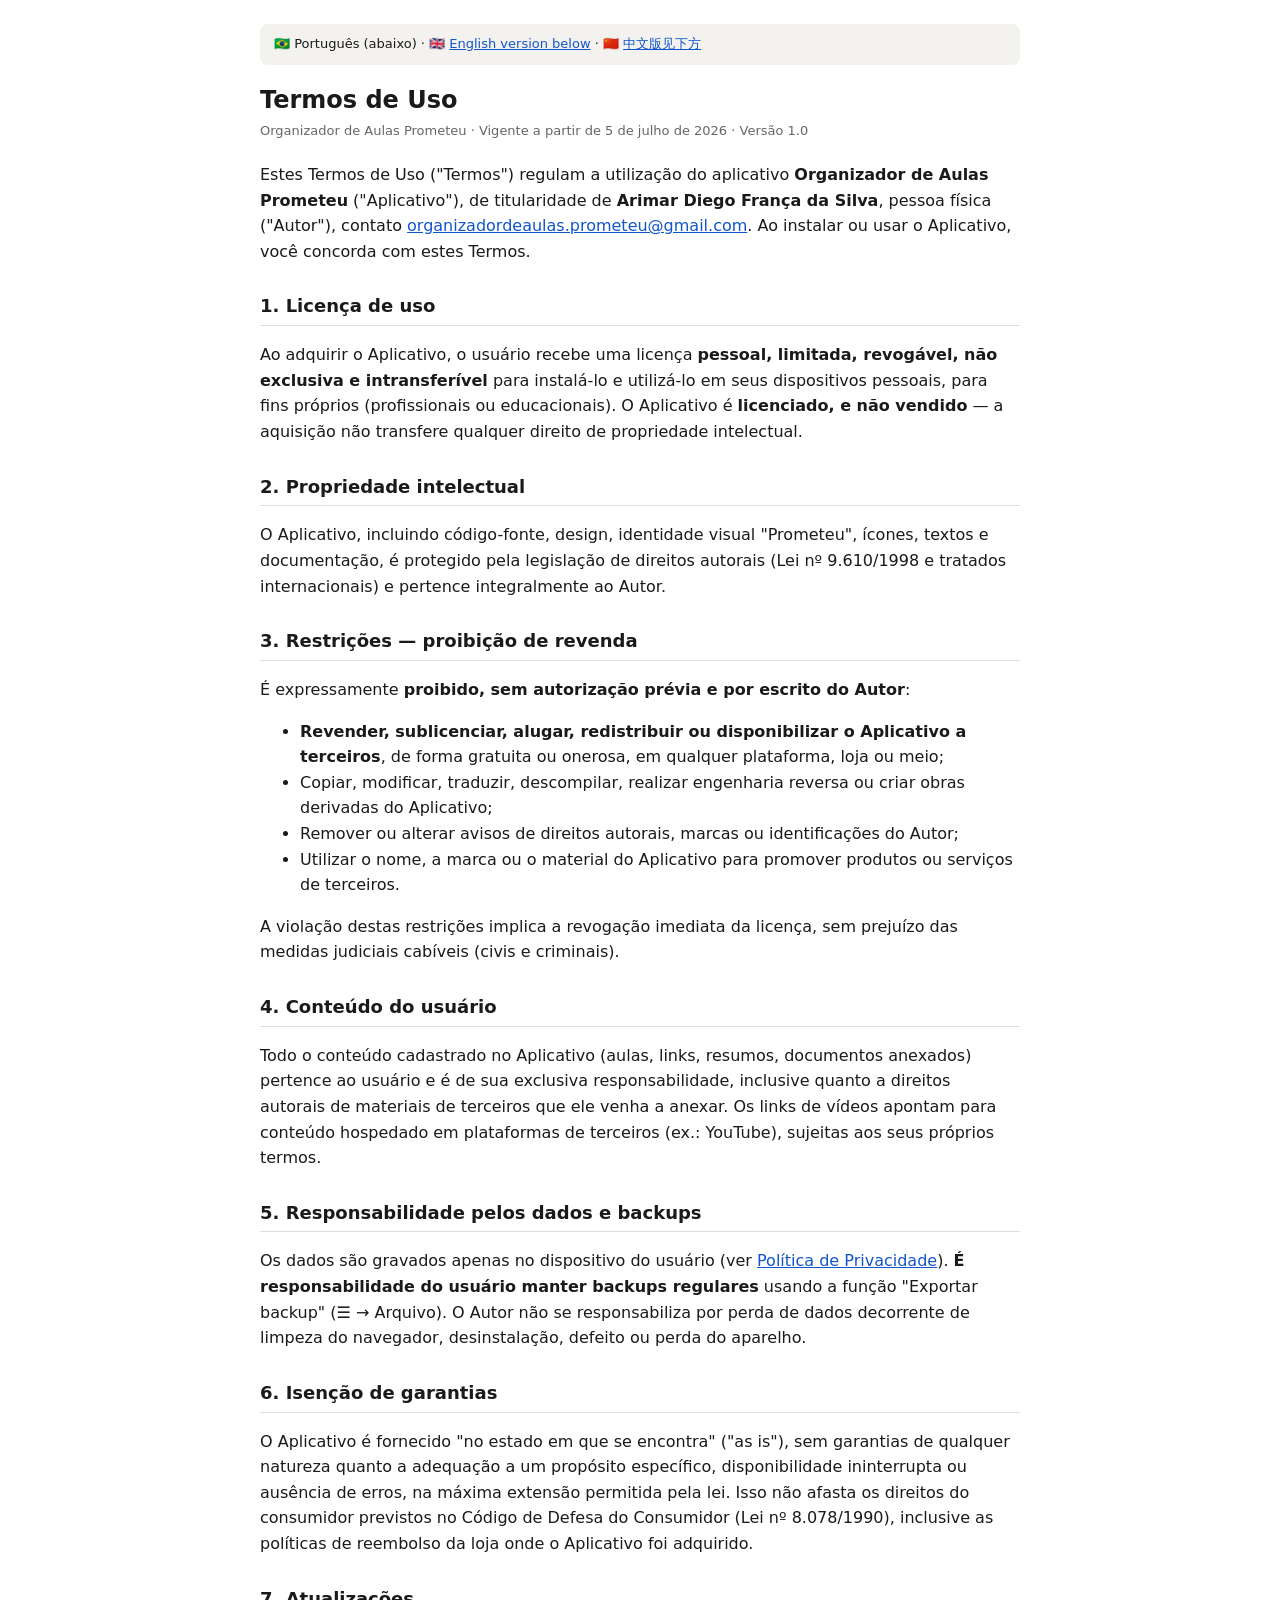
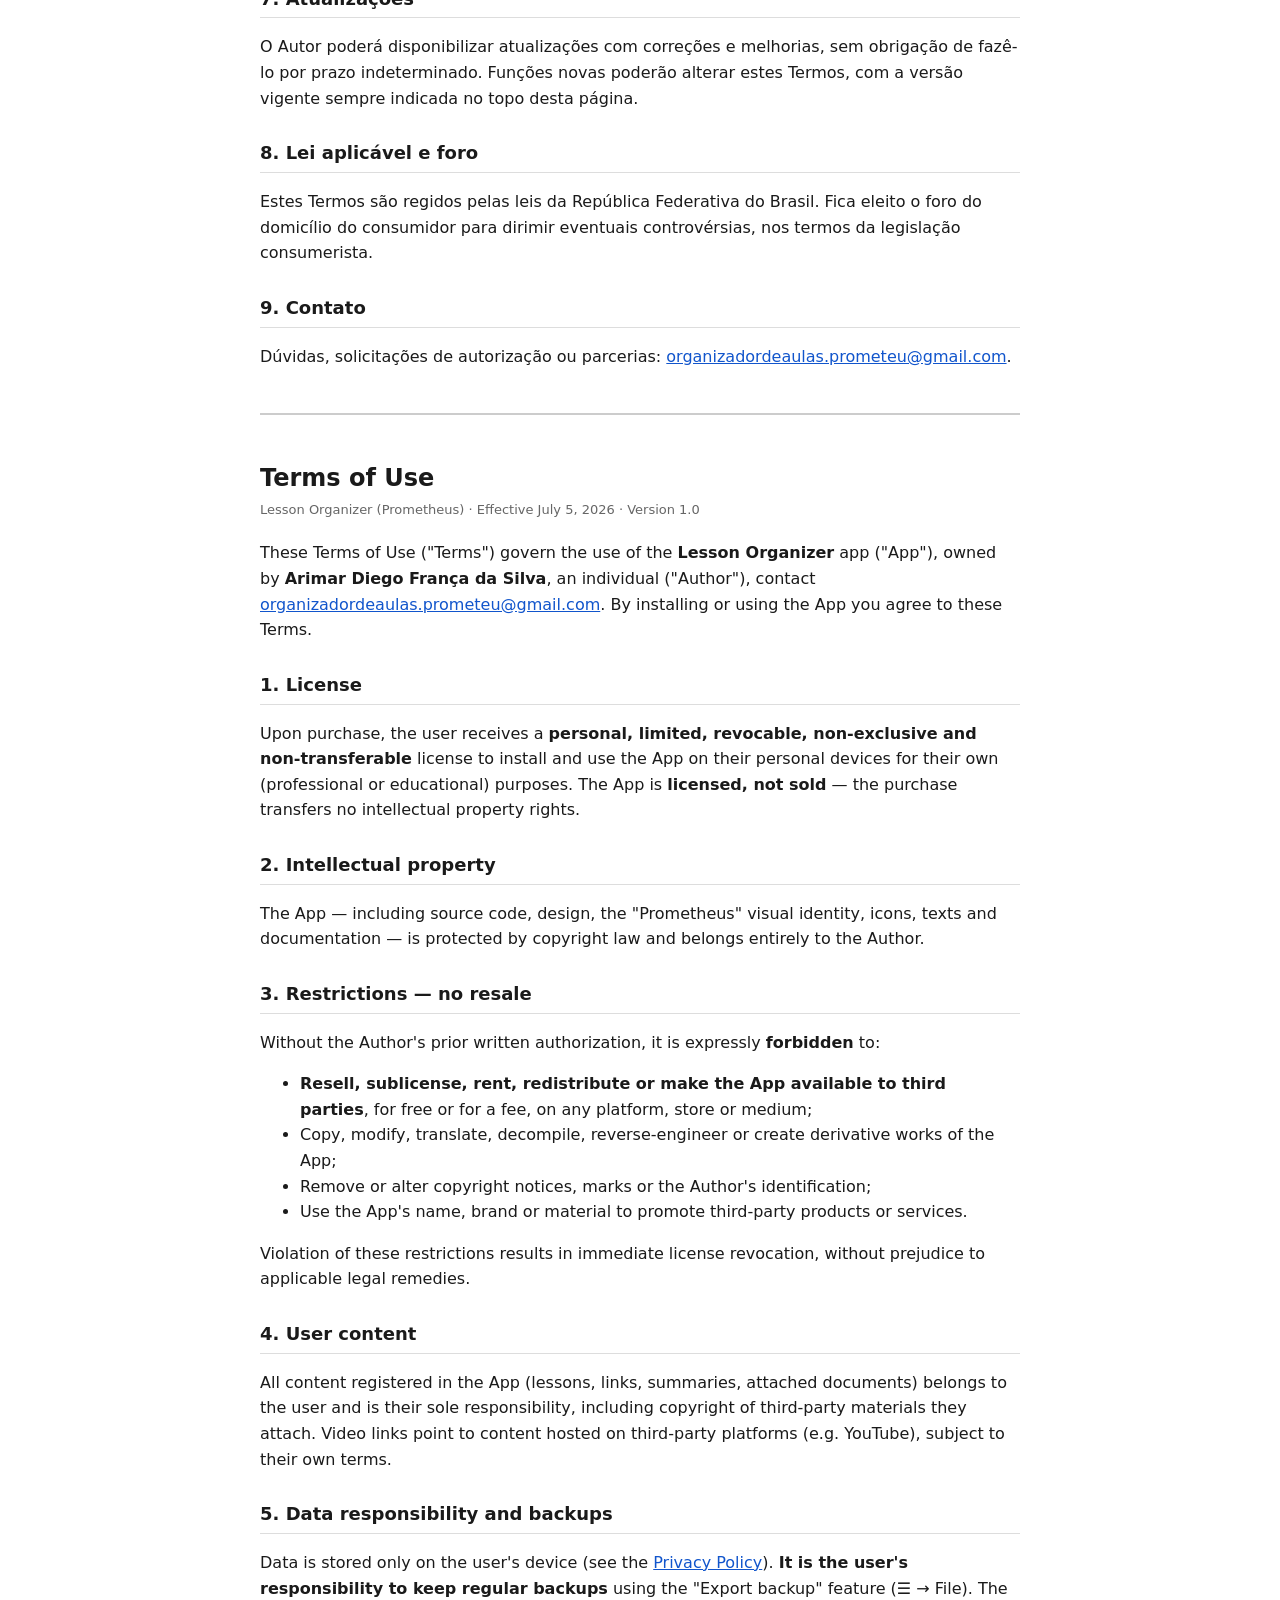
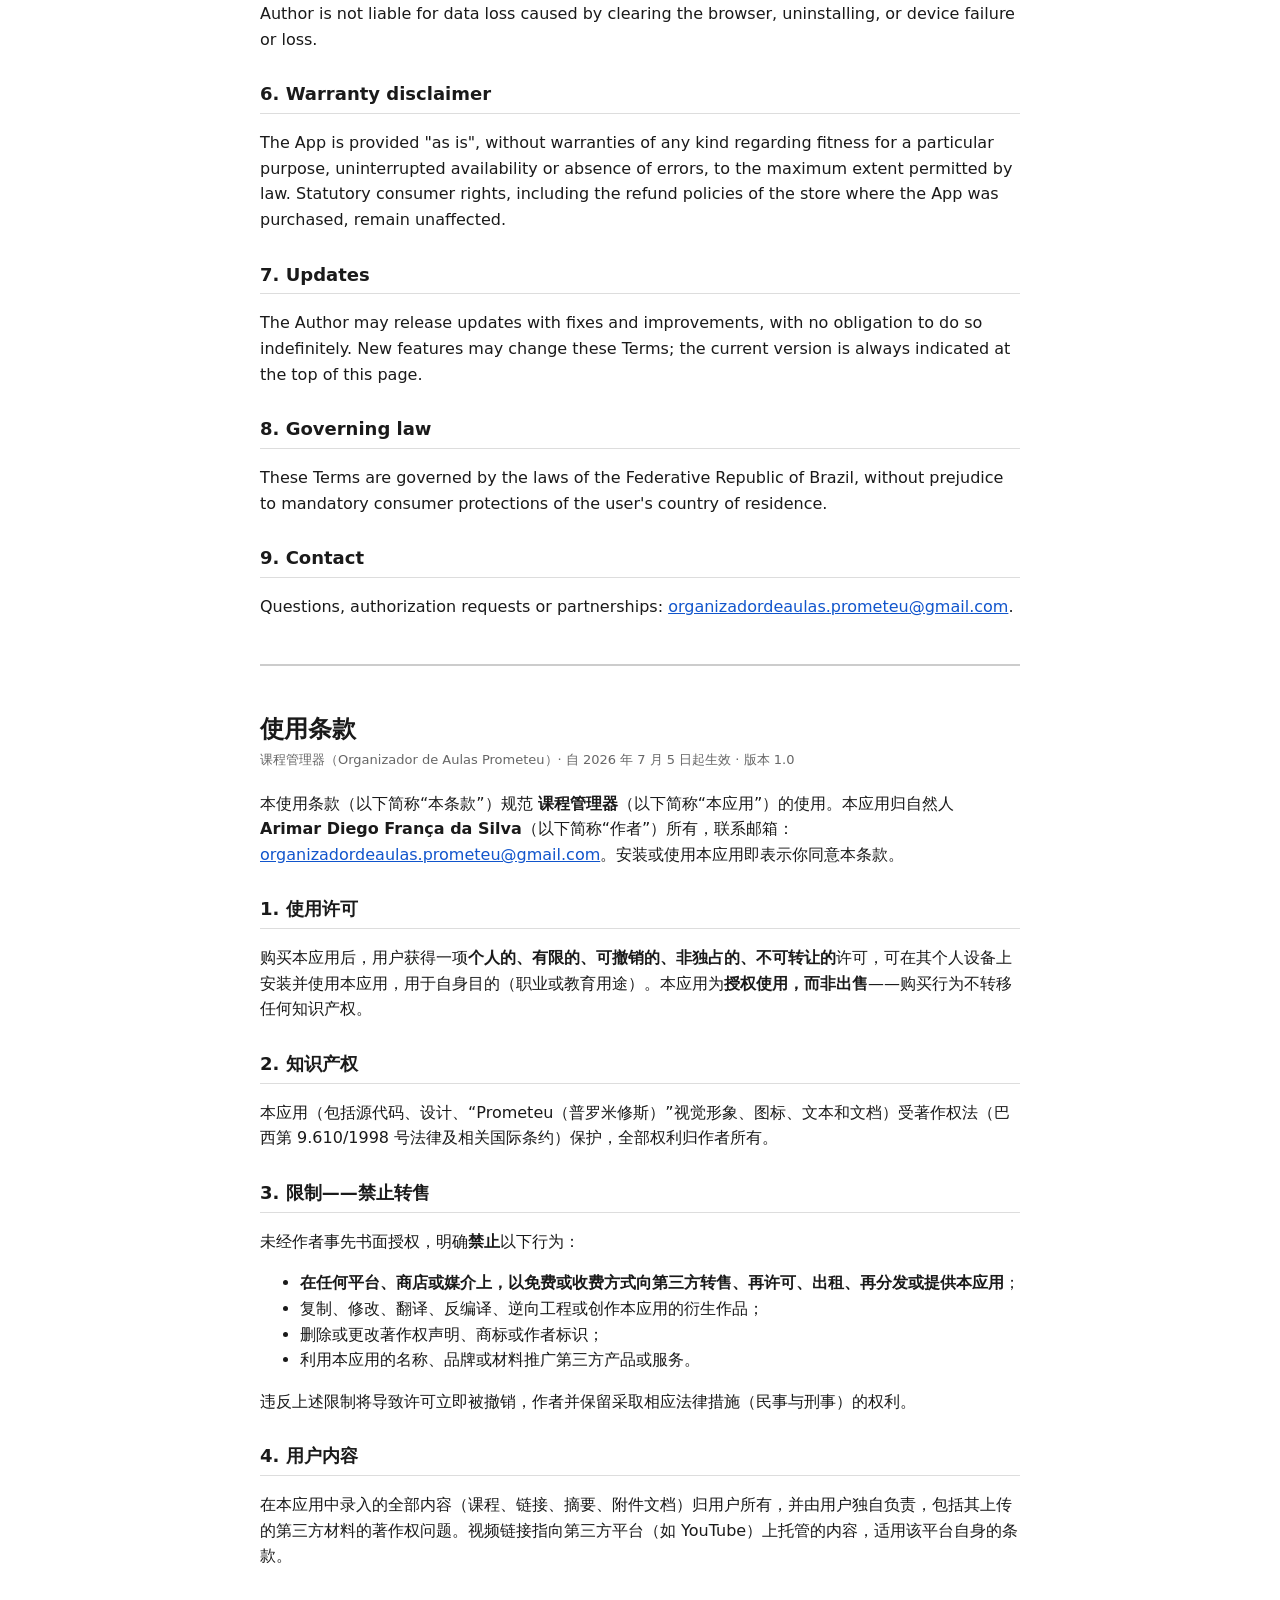
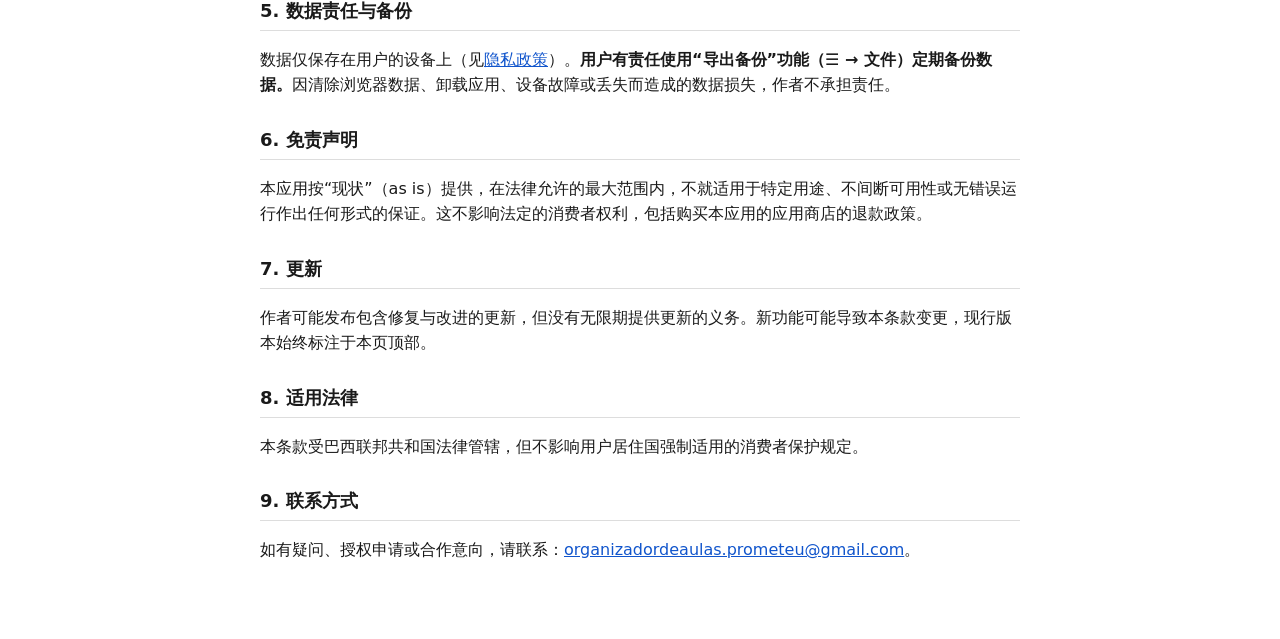
<file: app/termos.html>
<!DOCTYPE html>
<html lang="pt-BR">
<head>
<meta charset="UTF-8">
<meta name="viewport" content="width=device-width, initial-scale=1.0">
<title>Termos de Uso — Organizador de Aulas Prometeu</title>
<style>
body{font-family:system-ui,-apple-system,sans-serif;max-width:760px;margin:0 auto;padding:24px 18px 60px;line-height:1.6;color:#1a1a1a;background:#fff}
h1{font-size:24px;margin-bottom:2px}
h2{font-size:18px;margin-top:28px;border-bottom:1px solid #ddd;padding-bottom:4px}
.meta{color:#666;font-size:13px;margin-bottom:20px}
.lang{background:#f4f2ee;border-radius:8px;padding:10px 14px;font-size:13px}
a{color:#1155cc}
hr{margin:44px 0;border:none;border-top:2px solid #ccc}
@media (prefers-color-scheme:dark){body{background:#111;color:#eee}.lang{background:#222}h2{border-color:#333}a{color:#7ab4ff}}
</style>
</head>
<body>

<div class="lang">🇧🇷 Português (abaixo) · 🇬🇧 <a href="#en">English version below</a> · 🇨🇳 <a href="#zh">中文版见下方</a></div>

<h1>Termos de Uso</h1>
<div class="meta">Organizador de Aulas Prometeu · Vigente a partir de 5 de julho de 2026 · Versão 1.0</div>

<p>Estes Termos de Uso ("Termos") regulam a utilização do aplicativo <b>Organizador de Aulas Prometeu</b> ("Aplicativo"), de titularidade de <b>Arimar Diego França da Silva</b>, pessoa física ("Autor"), contato <a href="mailto:organizadordeaulas.prometeu@gmail.com">organizadordeaulas.prometeu@gmail.com</a>. Ao instalar ou usar o Aplicativo, você concorda com estes Termos.</p>

<h2>1. Licença de uso</h2>
<p>Ao adquirir o Aplicativo, o usuário recebe uma licença <b>pessoal, limitada, revogável, não exclusiva e intransferível</b> para instalá-lo e utilizá-lo em seus dispositivos pessoais, para fins próprios (profissionais ou educacionais). O Aplicativo é <b>licenciado, e não vendido</b> — a aquisição não transfere qualquer direito de propriedade intelectual.</p>

<h2>2. Propriedade intelectual</h2>
<p>O Aplicativo, incluindo código-fonte, design, identidade visual "Prometeu", ícones, textos e documentação, é protegido pela legislação de direitos autorais (Lei nº 9.610/1998 e tratados internacionais) e pertence integralmente ao Autor.</p>

<h2>3. Restrições — proibição de revenda</h2>
<p>É expressamente <b>proibido, sem autorização prévia e por escrito do Autor</b>:</p>
<ul>
<li><b>Revender, sublicenciar, alugar, redistribuir ou disponibilizar o Aplicativo a terceiros</b>, de forma gratuita ou onerosa, em qualquer plataforma, loja ou meio;</li>
<li>Copiar, modificar, traduzir, descompilar, realizar engenharia reversa ou criar obras derivadas do Aplicativo;</li>
<li>Remover ou alterar avisos de direitos autorais, marcas ou identificações do Autor;</li>
<li>Utilizar o nome, a marca ou o material do Aplicativo para promover produtos ou serviços de terceiros.</li>
</ul>
<p>A violação destas restrições implica a revogação imediata da licença, sem prejuízo das medidas judiciais cabíveis (civis e criminais).</p>

<h2>4. Conteúdo do usuário</h2>
<p>Todo o conteúdo cadastrado no Aplicativo (aulas, links, resumos, documentos anexados) pertence ao usuário e é de sua exclusiva responsabilidade, inclusive quanto a direitos autorais de materiais de terceiros que ele venha a anexar. Os links de vídeos apontam para conteúdo hospedado em plataformas de terceiros (ex.: YouTube), sujeitas aos seus próprios termos.</p>

<h2>5. Responsabilidade pelos dados e backups</h2>
<p>Os dados são gravados apenas no dispositivo do usuário (ver <a href="privacidade.html">Política de Privacidade</a>). <b>É responsabilidade do usuário manter backups regulares</b> usando a função "Exportar backup" (☰ → Arquivo). O Autor não se responsabiliza por perda de dados decorrente de limpeza do navegador, desinstalação, defeito ou perda do aparelho.</p>

<h2>6. Isenção de garantias</h2>
<p>O Aplicativo é fornecido "no estado em que se encontra" ("as is"), sem garantias de qualquer natureza quanto a adequação a um propósito específico, disponibilidade ininterrupta ou ausência de erros, na máxima extensão permitida pela lei. Isso não afasta os direitos do consumidor previstos no Código de Defesa do Consumidor (Lei nº 8.078/1990), inclusive as políticas de reembolso da loja onde o Aplicativo foi adquirido.</p>

<h2>7. Atualizações</h2>
<p>O Autor poderá disponibilizar atualizações com correções e melhorias, sem obrigação de fazê-lo por prazo indeterminado. Funções novas poderão alterar estes Termos, com a versão vigente sempre indicada no topo desta página.</p>

<h2>8. Lei aplicável e foro</h2>
<p>Estes Termos são regidos pelas leis da República Federativa do Brasil. Fica eleito o foro do domicílio do consumidor para dirimir eventuais controvérsias, nos termos da legislação consumerista.</p>

<h2>9. Contato</h2>
<p>Dúvidas, solicitações de autorização ou parcerias: <a href="mailto:organizadordeaulas.prometeu@gmail.com">organizadordeaulas.prometeu@gmail.com</a>.</p>

<hr>

<h1 id="en">Terms of Use</h1>
<div class="meta">Lesson Organizer (Prometheus) · Effective July 5, 2026 · Version 1.0</div>

<p>These Terms of Use ("Terms") govern the use of the <b>Lesson Organizer</b> app ("App"), owned by <b>Arimar Diego França da Silva</b>, an individual ("Author"), contact <a href="mailto:organizadordeaulas.prometeu@gmail.com">organizadordeaulas.prometeu@gmail.com</a>. By installing or using the App you agree to these Terms.</p>

<h2>1. License</h2>
<p>Upon purchase, the user receives a <b>personal, limited, revocable, non-exclusive and non-transferable</b> license to install and use the App on their personal devices for their own (professional or educational) purposes. The App is <b>licensed, not sold</b> — the purchase transfers no intellectual property rights.</p>

<h2>2. Intellectual property</h2>
<p>The App — including source code, design, the "Prometheus" visual identity, icons, texts and documentation — is protected by copyright law and belongs entirely to the Author.</p>

<h2>3. Restrictions — no resale</h2>
<p>Without the Author's prior written authorization, it is expressly <b>forbidden</b> to:</p>
<ul>
<li><b>Resell, sublicense, rent, redistribute or make the App available to third parties</b>, for free or for a fee, on any platform, store or medium;</li>
<li>Copy, modify, translate, decompile, reverse-engineer or create derivative works of the App;</li>
<li>Remove or alter copyright notices, marks or the Author's identification;</li>
<li>Use the App's name, brand or material to promote third-party products or services.</li>
</ul>
<p>Violation of these restrictions results in immediate license revocation, without prejudice to applicable legal remedies.</p>

<h2>4. User content</h2>
<p>All content registered in the App (lessons, links, summaries, attached documents) belongs to the user and is their sole responsibility, including copyright of third-party materials they attach. Video links point to content hosted on third-party platforms (e.g. YouTube), subject to their own terms.</p>

<h2>5. Data responsibility and backups</h2>
<p>Data is stored only on the user's device (see the <a href="privacidade.html">Privacy Policy</a>). <b>It is the user's responsibility to keep regular backups</b> using the "Export backup" feature (☰ → File). The Author is not liable for data loss caused by clearing the browser, uninstalling, or device failure or loss.</p>

<h2>6. Warranty disclaimer</h2>
<p>The App is provided "as is", without warranties of any kind regarding fitness for a particular purpose, uninterrupted availability or absence of errors, to the maximum extent permitted by law. Statutory consumer rights, including the refund policies of the store where the App was purchased, remain unaffected.</p>

<h2>7. Updates</h2>
<p>The Author may release updates with fixes and improvements, with no obligation to do so indefinitely. New features may change these Terms; the current version is always indicated at the top of this page.</p>

<h2>8. Governing law</h2>
<p>These Terms are governed by the laws of the Federative Republic of Brazil, without prejudice to mandatory consumer protections of the user's country of residence.</p>

<h2>9. Contact</h2>
<p>Questions, authorization requests or partnerships: <a href="mailto:organizadordeaulas.prometeu@gmail.com">organizadordeaulas.prometeu@gmail.com</a>.</p>

<hr>

<h1 id="zh">使用条款</h1>
<div class="meta">课程管理器（Organizador de Aulas Prometeu）· 自 2026 年 7 月 5 日起生效 · 版本 1.0</div>

<p>本使用条款（以下简称“本条款”）规范 <b>课程管理器</b>（以下简称“本应用”）的使用。本应用归自然人 <b>Arimar Diego França da Silva</b>（以下简称“作者”）所有，联系邮箱：<a href="mailto:organizadordeaulas.prometeu@gmail.com">organizadordeaulas.prometeu@gmail.com</a>。安装或使用本应用即表示你同意本条款。</p>

<h2>1. 使用许可</h2>
<p>购买本应用后，用户获得一项<b>个人的、有限的、可撤销的、非独占的、不可转让的</b>许可，可在其个人设备上安装并使用本应用，用于自身目的（职业或教育用途）。本应用为<b>授权使用，而非出售</b>——购买行为不转移任何知识产权。</p>

<h2>2. 知识产权</h2>
<p>本应用（包括源代码、设计、“Prometeu（普罗米修斯）”视觉形象、图标、文本和文档）受著作权法（巴西第 9.610/1998 号法律及相关国际条约）保护，全部权利归作者所有。</p>

<h2>3. 限制——禁止转售</h2>
<p>未经作者事先书面授权，明确<b>禁止</b>以下行为：</p>
<ul>
<li><b>在任何平台、商店或媒介上，以免费或收费方式向第三方转售、再许可、出租、再分发或提供本应用</b>；</li>
<li>复制、修改、翻译、反编译、逆向工程或创作本应用的衍生作品；</li>
<li>删除或更改著作权声明、商标或作者标识；</li>
<li>利用本应用的名称、品牌或材料推广第三方产品或服务。</li>
</ul>
<p>违反上述限制将导致许可立即被撤销，作者并保留采取相应法律措施（民事与刑事）的权利。</p>

<h2>4. 用户内容</h2>
<p>在本应用中录入的全部内容（课程、链接、摘要、附件文档）归用户所有，并由用户独自负责，包括其上传的第三方材料的著作权问题。视频链接指向第三方平台（如 YouTube）上托管的内容，适用该平台自身的条款。</p>

<h2>5. 数据责任与备份</h2>
<p>数据仅保存在用户的设备上（见<a href="privacidade.html">隐私政策</a>）。<b>用户有责任使用“导出备份”功能（☰ → 文件）定期备份数据。</b>因清除浏览器数据、卸载应用、设备故障或丢失而造成的数据损失，作者不承担责任。</p>

<h2>6. 免责声明</h2>
<p>本应用按“现状”（as is）提供，在法律允许的最大范围内，不就适用于特定用途、不间断可用性或无错误运行作出任何形式的保证。这不影响法定的消费者权利，包括购买本应用的应用商店的退款政策。</p>

<h2>7. 更新</h2>
<p>作者可能发布包含修复与改进的更新，但没有无限期提供更新的义务。新功能可能导致本条款变更，现行版本始终标注于本页顶部。</p>

<h2>8. 适用法律</h2>
<p>本条款受巴西联邦共和国法律管辖，但不影响用户居住国强制适用的消费者保护规定。</p>

<h2>9. 联系方式</h2>
<p>如有疑问、授权申请或合作意向，请联系：<a href="mailto:organizadordeaulas.prometeu@gmail.com">organizadordeaulas.prometeu@gmail.com</a>。</p>

</body>
</html>
</file>
